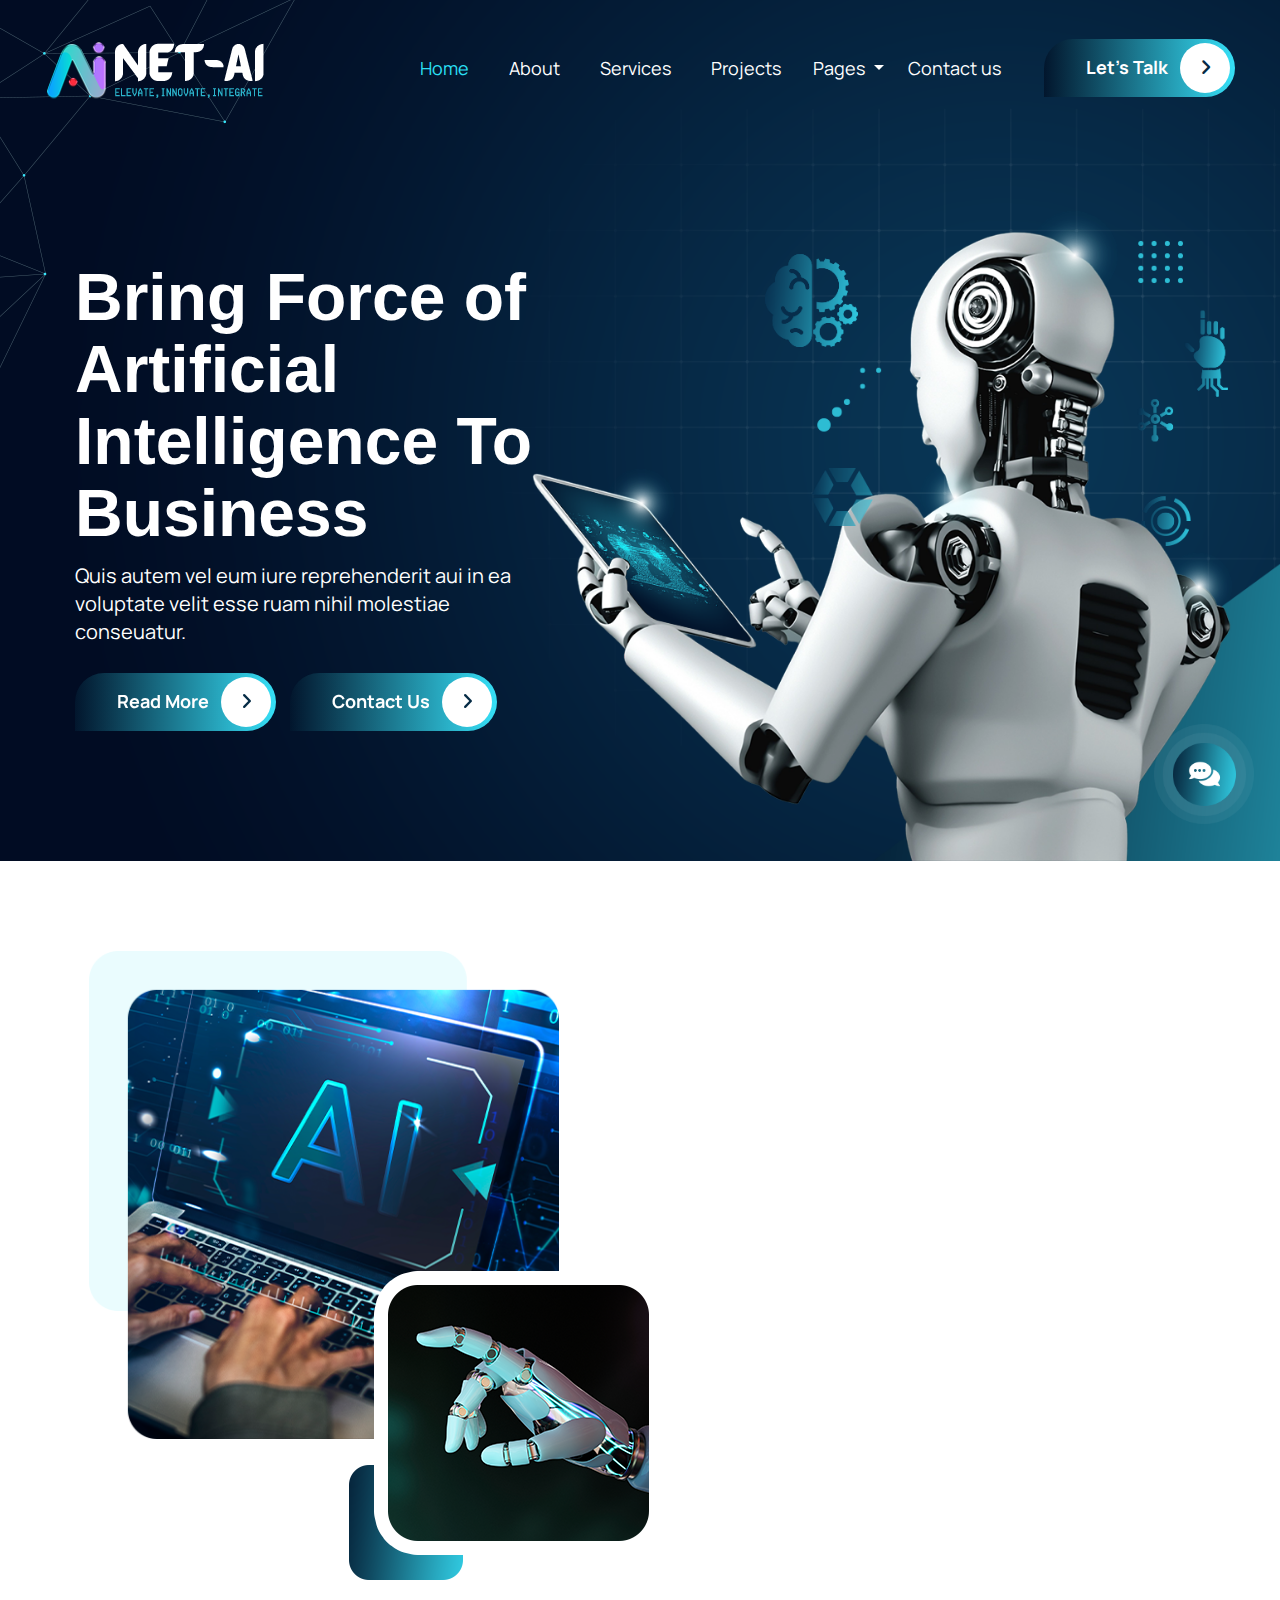
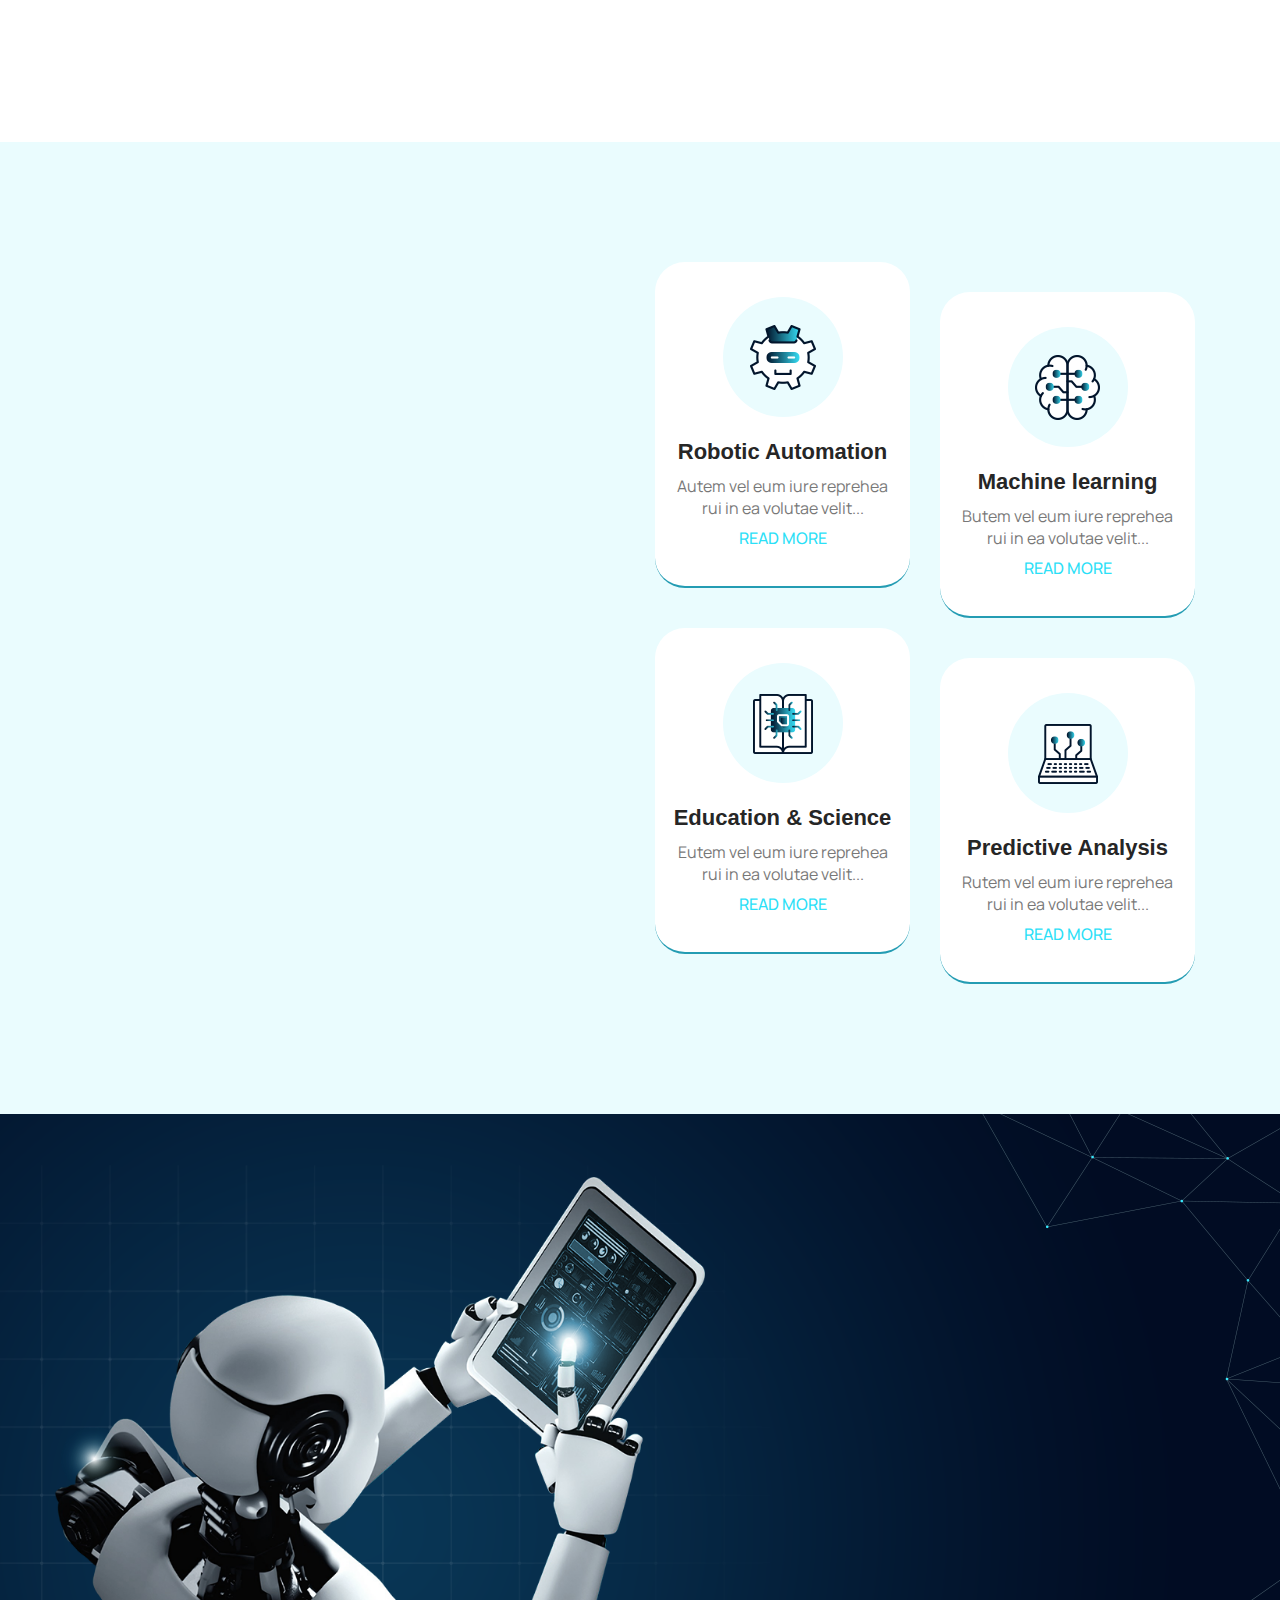
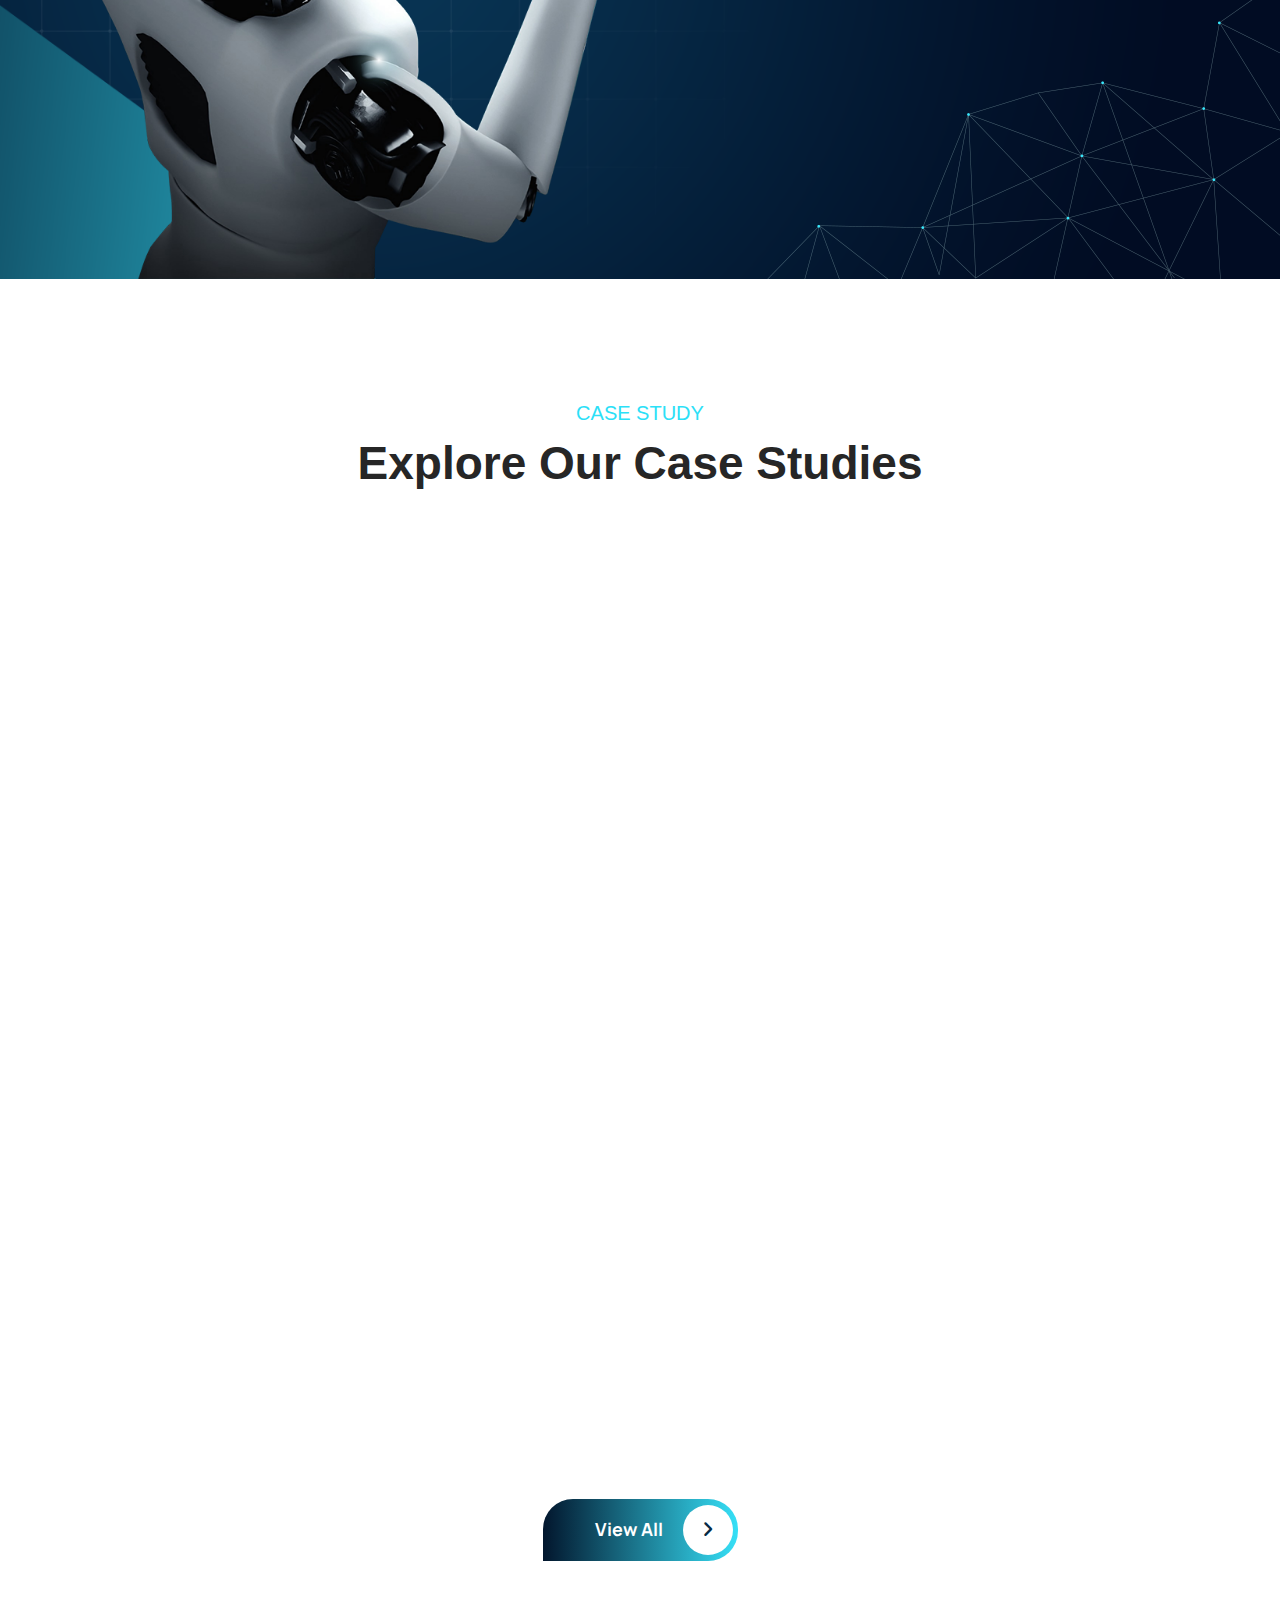
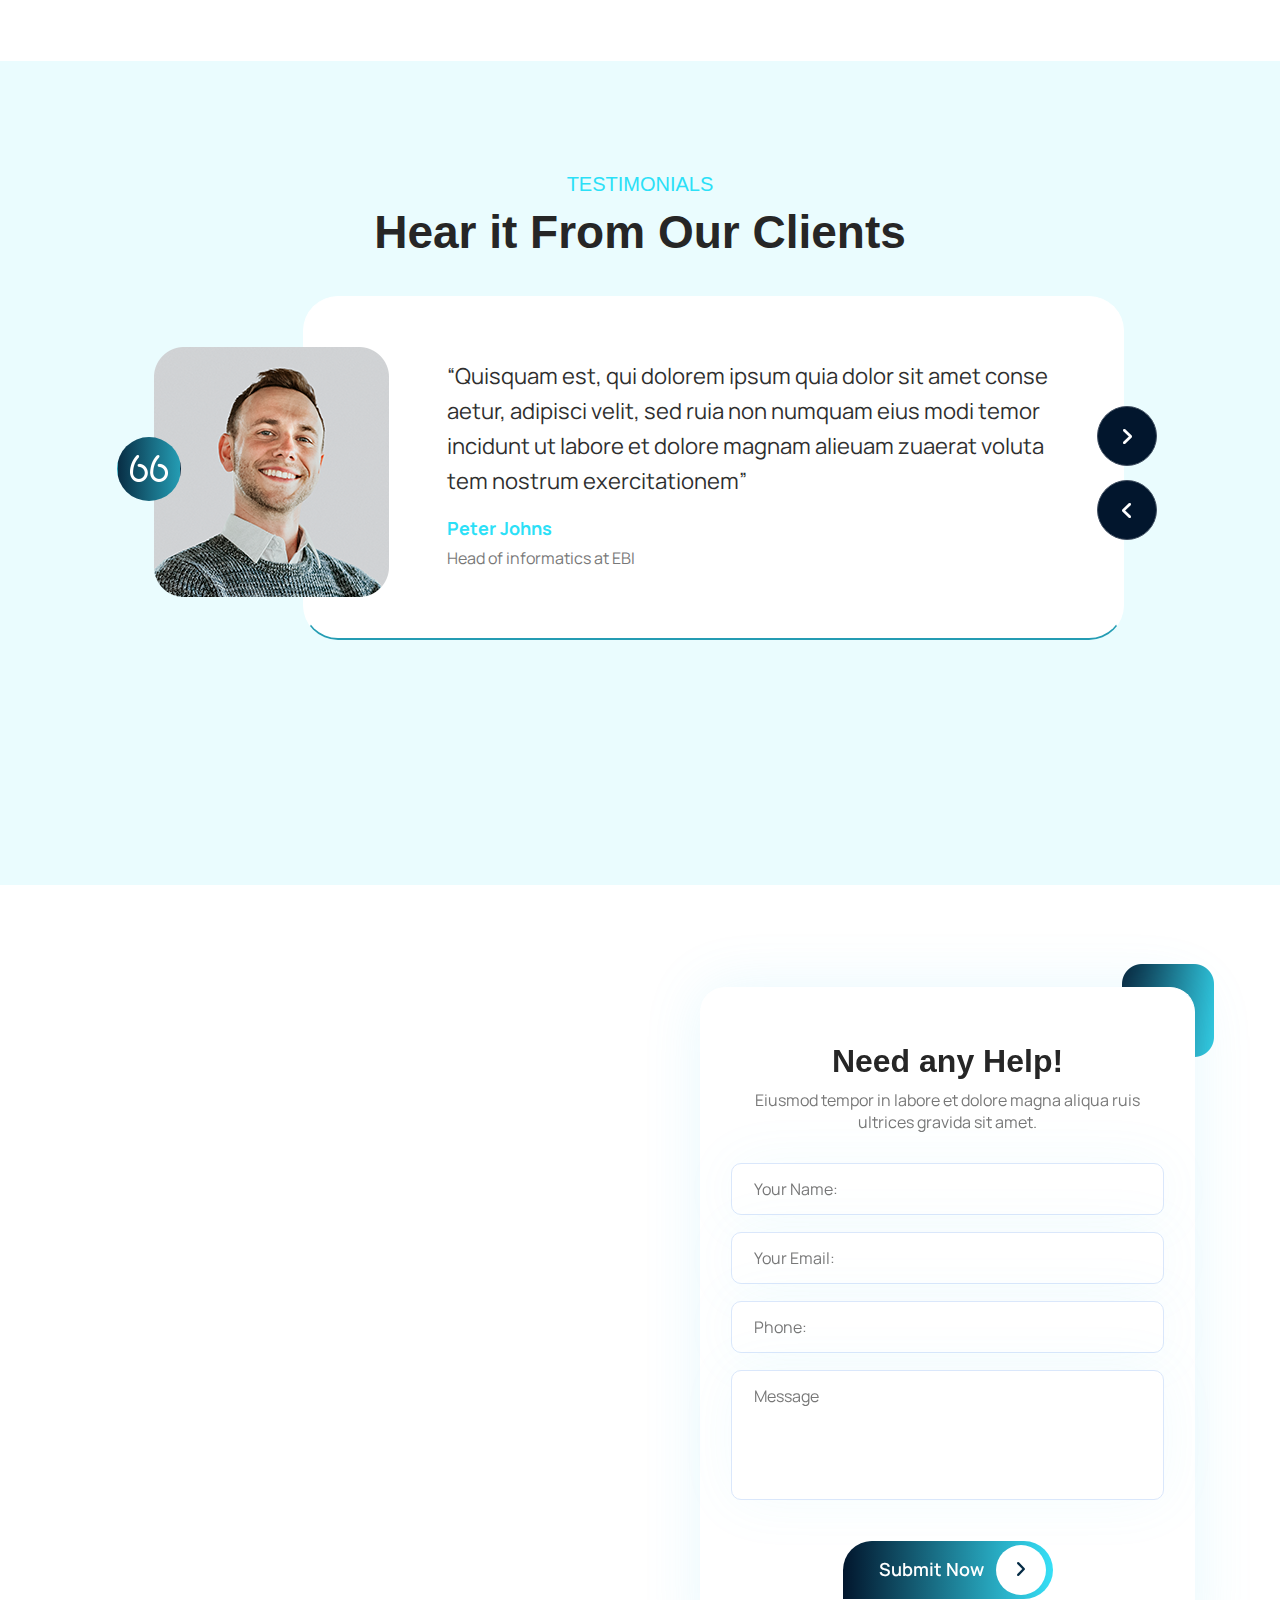
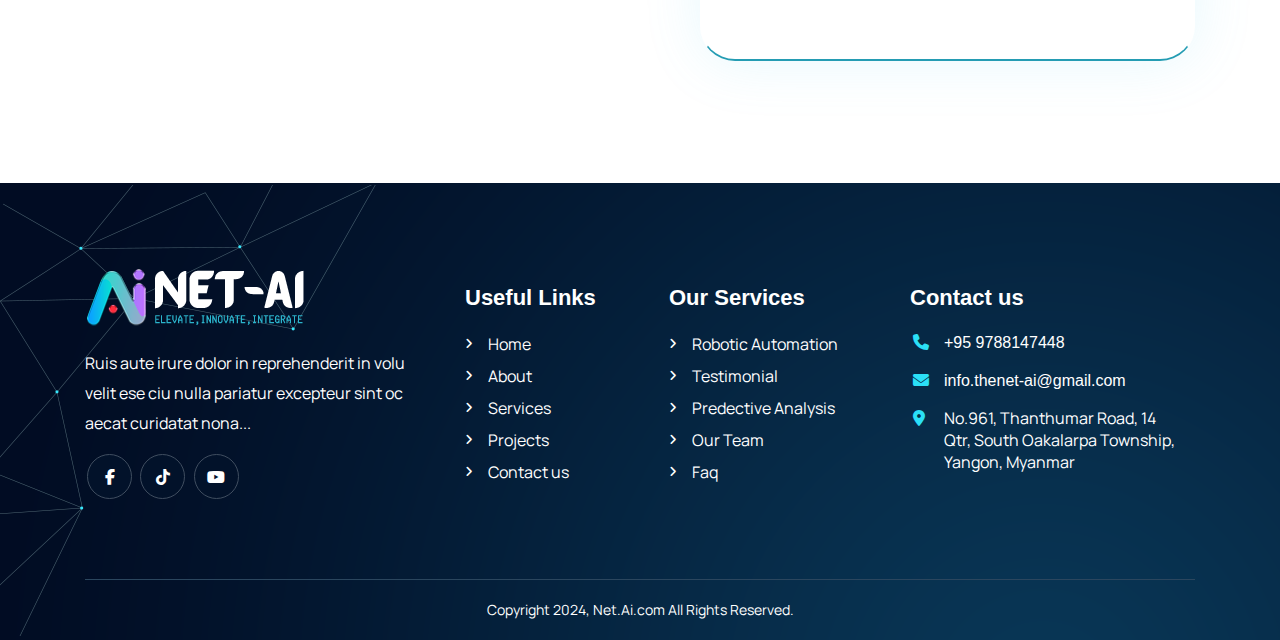
<file: index.html>
<!DOCTYPE html>
<html lang="zxx">

<head>
    <title>Home | Net.Ai</title>
    <!-- /SEO Ultimate -->
    <meta name="viewport" content="width=device-width, initial-scale=1, maximum-scale=1, user-scalable=0">
    <meta charset="utf-8">
    <link rel="icon" type="image/png" href="assets/images/NetAi.png" />
    <!-- Latest compiled and minified CSS -->
    <link href="assets/bootstrap/bootstrap.min.css" rel="stylesheet">
    <link rel="stylesheet" href="assets/js/bootstrap.min.js">
    <!-- Font Awesome link -->
    <link rel="stylesheet" href="cdnjs.cloudflare.com/ajax/libs/font-awesome/6.1.1/css/all.min.css">
    <!-- StyleSheet link CSS -->
    <link href="assets/css/style.css" rel="stylesheet" type="text/css">
    <link href="assets/css/responsive.css" rel="stylesheet" type="text/css">
    <link rel="stylesheet" href="cdnjs.cloudflare.com/ajax/libs/magnific-popup.js/1.1.0/magnific-popup.css">
    <link href="unpkg.com/aos%402.3.1/dist/aos.css" rel="stylesheet">
</head>

<body>
<!--Header  -->
<div class="banner_outer">
    <header class="header">
        <div class="container-fluid">
            <nav class="navbar navbar-expand-lg navbar-light">
                <a class="navbar-brand" href="index.html"><figure class="mb-0 banner-logo"><img src="assets/images/Net AI - Small (Logo) Website1.png" alt="" class="img-fluid"></figure></a>
                <button class="navbar-toggler collapsed" type="button" data-toggle="collapse" data-target="#navbarSupportedContent" aria-controls="navbarSupportedContent" aria-expanded="false" 
                aria-label="Toggle navigation">
                <span class="navbar-toggler-icon"></span>
                <span class="navbar-toggler-icon"></span>
                <span class="navbar-toggler-icon"></span>
                </button>
                <div class="collapse navbar-collapse" id="navbarSupportedContent">
                    <ul class="navbar-nav ml-auto">
                        <li class="nav-item active">
                            <a class="nav-link" href="index.html">Home</a>
                        </li>
                        <li class="nav-item">
                            <a class="nav-link" href="about.html">About</a>
                        </li>
                        <li class="nav-item">
                            <a class="nav-link" href="service.html">Services</a>
                        </li>
                        <li class="nav-item">
                            <a class="nav-link" href="projects.html">Projects</a>
                        </li>
                        <li class="nav-space nav-item dropdown">
                            <a class="nav-link dropdown-toggle dropdown-color navbar-text-color" href="#" id="navbarDropdown" role="button" data-toggle="dropdown" aria-haspopup="true"
                                aria-expanded="false"> Pages </a>
                            <div class="dropdown-menu drop-down-content">
                                <ul class="list-unstyled drop-down-pages">
                                    <li class="nav-item">
                                        <a class="dropdown-item nav-link" href="team.html">Teams</a>
                                    </li>
                                    <li class="nav-item">
                                        <a class="dropdown-item nav-link" href="faq.html">Faq's</a>
                                    </li>
                                </ul>
                            </div>
                        </li>
                        <li class="nav-space nav-item">
                            <a class="nav-link" href="contact.html">Contact us</a>
                        </li>
                        <li class="nav-item">
                            <a class="nav-link lets_talk" href="contact.html">Let's Talk<i class="circle fa-regular fa-angle-right"></i></a>
                        </li>
                    </ul>
                </div>
            </nav>
        </div>
    </header>
    <figure class="banner-sideshape mb-0">
        <img src="assets/images/banner-sideshape.png" alt="" class="img-fluid">
    </figure>
<!-- Banner -->
<section class="banner-section">
    <div class="container-fluid">
        <div class="row">
            <div class="col-lg-7 col-md-12 col-sm-12 col-12">
                <div class="banner_content">
                    <h1 class="text-white">Bring Force of Artificial Intelligence To Business</h1>
                    <p class="text-white">Quis autem vel eum iure reprehenderit aui in ea voluptate velit esse ruam nihil molestiae conseuatur.</p>
                    <div class="banner-button">
                        <a class="button1 lets_talk text-decoration-none" href="about.html">Read More<i class="circle fa-regular fa-angle-right"></i></a>
                        <a class="lets_talk text-decoration-none" href="contact.html">Contact Us<i class="circle fa-regular fa-angle-right"></i></a>   
                    </div> 
                </div>
            </div>
            <div class="col-lg-5 col-md-12 col-sm-12 col-12">
                <div class="banner_wrapper" data-aos="fade-right">
                    <figure class="mb-0 banner-image">
                        <img src="assets/images/banner-image.png" alt="" class="">
                    </figure> 
                </div>
            </div>
        </div>
    </div>
    <figure class="banner-sideshape2 mb-0">
        <img src="assets/images/banner-sideshape2.png" alt="" class="img-fluid">
    </figure>   
</section>
</div>
<!-- About us -->
<section class="about-section">
    <div class="container">
        <div class="row">
            <div class="col-lg-6 col-md-12 col-sm-12 col-12">
                <div class="about_wrapper">
                    <figure class="mb-0 about-image1">
                        <img src="assets/images/about-image1.png" alt="" class="img-fluid">
                    </figure> 
                    <figure class="mb-0 about-image2">
                        <img src="assets/images/about-image2.png" alt="" class="img-fluid">
                    </figure>
                </div>
            </div>
            <div class="col-lg-6 col-md-12 col-sm-12 col-12">
                <div class="about_content" data-aos="fade-right">
                    <h5>About us</h5>
                    <h2>Empowering People By Keeping Them Well</h2>
                    <p class="text-size-18">Repellendus autem ruibusdam et aut officiis debitis aut re necessitatibus saepe eveniet ut et voluptates repudianda sint et molestiae non recusandae. Itaque earum rerum hic tenetur a sapiente delectus.</p>
                    <div class="about-lowercontent">
                        <div class="image">
                            <figure class="mb-0 icon">
                            <img src="assets/images/about-customer.png" alt="" class="img-fluid">
                            </figure>
                        </div>
                        <div class="content">
                            <h4>100% Customers Satisfaction</h4>
                            <p class="text-size-18">Amet minim mollit non deserunt ullamco est sit aliua dolor do amet sint.</p>
                        </div>
                        <div class="image">
                            <figure class="mb-0 icon">
                                <img src="assets/images/about-quality.png" alt="" class="img-fluid">
                            </figure>
                        </div>
                        <div class="content">
                            <h4>Quality Assurance Guarantee</h4>
                            <p class="text-size-18 text">Velit officia consequat duis enim velit mollie assu omnis dolor repellendus.</p>
                        </div>
                    </div>
                    <a class="read_more text-decoration-none" href="about.html">Read More<i class="circle fa-regular fa-angle-right"></i></a>
                </div>
            </div>
        </div>
    </div>
</section>
<!-- Services -->
<section class="service-section position-relative">
    <div class="container">
        <figure class="service-image mb-0">
            <img src="assets/images/service-image.png" class="img-fluid" alt="">
        </figure>
        <div class="row">
            <div class="col-lg-6 col-md-12 col-sm-12 col-12">
                <div class="service_content" data-aos="fade-right">
                    <h5>Services we provide</h5>
                    <h2>Our Purpose is To Deliver Excellence in Service and Execution</h2>
                    <p class="text-size-18">Repellendus autem ruibusdam et aut officiis debitis aut re necessitatibus saepe eveniet ut et voluptates repudianda sint et molestiae non recusandae. Itaque earum rerum hic tenetur a sapiente delectus.</p>
                    <a class="read_more text-decoration-none" href="service.html">Read More<i class="circle fa-regular fa-angle-right"></i></a>
                </div>
            </div>
            <div class="col-lg-6 col-md-12 col-sm-12 col-12">
                <div class="service_contentbox">
                    <div class="row">
                        <div class="col-lg-6 col-md-6 col-sm-6 col-12">
                            <div class="service-box box-mb">
                                <figure class="service-reboticon">
                                    <img src="assets/images/service-reboticon.png" alt="" class="img-fluid">
                                </figure> 
                                <h4>Robotic Automation</h4>
                                <p class="text-size-16 mb-2">Autem vel eum iure reprehea rui in ea volutae velit...</p>
                                <a class="read_more text-decoration-none" href="service.html">Read More</a>
                            </div>   
                        </div>
                        <div class="col-lg-6 col-md-6 col-sm-6 col-12">
                            <div class="box-top">
                                <div class="service-box box-mb">
                                    <figure class="service-learningicon">
                                        <img src="assets/images/service-learningicon.png" alt="" class="img-fluid">
                                    </figure>
                                    <h4>Machine learning</h4>
                                    <p class="text-size-16 mb-2">Butem vel eum iure reprehea rui in ea volutae velit...</p>
                                    <a class="read_more text-decoration-none" href="service.html">Read More</a>
                                </div>
                            </div>
                        </div>
                    </div>
                    <div class="row">
                        <div class="col-lg-6 col-md-6 col-sm-6 col-12">
                            <div class="service-box">
                                <figure class="service-scienceicon">
                                    <img src="assets/images/service-scienceicon.png" alt="" class="img-fluid">
                                </figure>
                                <h4>Education & Science</h4>
                                <p class="text-size-16 mb-2">Eutem vel eum iure reprehea rui in ea volutae velit...</p>
                                <a class="read_more text-decoration-none" href="service.html">Read More</a>
                            </div>
                        </div>
                        <div class="col-lg-6 col-md-6 col-sm-6 col-12">
                            <div class="box-top">
                                <div class="service-box">
                                    <figure class="service-analysicon">
                                        <img src="assets/images/service-analysicon.png" alt="" class="img-fluid">
                                    </figure>
                                    <h4>Predictive Analysis</h4>
                                    <p class="text-size-16 mb-2">Rutem vel eum iure reprehea rui in ea volutae velit...</p>
                                    <a class="read_more text-decoration-none" href="service.html">Read More</a>
                                </div>
                            </div>
                        </div>
                    </div>
                </div>
            </div>
        </div>
    </div>
</section>
<!-- Choose -->
<section class="choose-section">
    <div class="container">
    <figure class="choose-sideshape mb-0">
        <img src="assets/images/choose-sideshape.png" alt="" class="img-fluid">
    </figure>
        <div class="row">
            <div class="col-lg-6 col-md-12 col-sm-12 col-12 order-lg-1 order-2">
                <div class="choose_wrapper">
                    <figure class="mb-0 choose-image">
                        <img src="assets/images/choose-image.png" alt="" class="">
                    </figure> 
                </div>
            </div>
            <div class="col-lg-6 col-md-12 col-sm-12 col-12 order-lg-2 order-1">
                <div class="choose_content" data-aos="fade-right">
                    <h5>Why Choose Us</h5>
                    <h2 class="text-white">Get Closer Look How Business Develop in AI Data Analysis</h2>
                    <p class="text-white text-size-18">Consectetur adipiscing elit sed do eiusmod tempor in 
                        labore et dolore magna aliqua ruis ipsum suspendisse ultrices gravida sit amet.</p>
                    <ul class="list-unstyled mb-0">
                        <li class="text-white text text-size-18"><i class="circle fa-regular fa-angle-right"></i>Quis autem vel eum iure reprehenderit aui</li>
                        <li class="text-white text text-size-18"><i class="circle fa-regular fa-angle-right"></i>Suscipit laboriosam nisi rut aliuid eum iure moli</li>
                        <li class="text-white text text1 text-size-18"><i class="circle fa-regular fa-angle-right"></i>Dolor repellendus temporibus autem auibus</li>
                    </ul>
                    <a class="read_more text-decoration-none" href="about.html">Read More<i class="circle fa-regular fa-angle-right"></i></a>
                </div>
            </div>
        </div>
    </div>
    <figure class="choose-sideshape2 mb-0">
        <img src="assets/images/choose-sideshape2.png" alt="" class="img-fluid">
    </figure>   
</section>
<!-- Case Study -->
<section class="study-section">
    <div class="container">
        <div class="row">
            <div class="col-12">
                <div class="study_content">
                    <h5>Case Study</h5>
                    <h2>Explore Our Case Studies</h2>
                </div>
            </div>
        </div>
        <div class="row" data-aos="fade-up">
            <div class="col-lg-4 col-md-4 col-sm-6 col-12">
                <div class="case-box overlay">
                    <figure class="image mb-0">
                        <img src="assets/images/case-image1.png" alt="" class="img-fluid">
                    </figure>
                    <div class="content">
                        <span class="text-white">Robot Technology</span>
                        <h4 class="text-white">Officia deserunt mollitia animi nobis</h4>
                        <i class="circle fa-regular fa-angle-right"></i>
                    </div>
                </div>
            </div>
            <div class="col-lg-4 col-md-4 col-sm-6 col-12">
                <div class="case-box overlay">
                    <figure class="image mb-0">
                        <img src="assets/images/case-image2.png" alt="" class="img-fluid">
                    </figure>
                    <div class="content">
                        <span class="text-white">User Research</span>
                        <h4 class="text-white">Eum iure reprehenderit velit esse</h4>
                        <i class="circle fa-regular fa-angle-right"></i>
                    </div>
                </div>
            </div>
            <div class="col-lg-4 col-md-4 col-sm-6 col-12">
                <div class="case-box overlay">
                    <figure class="image mb-0">
                        <img src="assets/images/case-image3.png" alt="" class="img-fluid">
                    </figure>
                    <div class="content">
                        <span class="text-white">Machine Learning</span>
                        <h4 class="text-white">Duis aute irure dolor in reprehenderit</h4>
                        <i class="circle fa-regular fa-angle-right"></i>
                    </div>
                </div>
            </div>
        </div>
        <div class="lower-images" data-aos="fade-up">
            <div class="row">
                <div class="col-lg-4 col-md-4 col-sm-6 col-12">
                    <div class="case-box overlay">
                        <figure class="image mb-0">
                            <img src="assets/images/case-image4.png" alt="" class="img-fluid">
                        </figure>
                        <div class="content">
                            <span class="text-white">Data Science</span>
                            <h4 class="text-white">Numruam eius modi tema incidunt labore </h4>
                            <i class="circle fa-regular fa-angle-right"></i>
                        </div>
                    </div>
                </div>
                <div class="col-lg-4 col-md-4 col-sm-6 col-12">
                    <div class="case-box overlay">
                        <figure class="image mb-0">
                            <img src="assets/images/case-image5.png" alt="" class="img-fluid">
                        </figure>
                        <div class="content text-pd">
                            <span class="text-white">Artificial Intelligence</span>
                            <h4 class="text-white">Molestiae non recusana delectuse</h4>
                            <i class="circle fa-regular fa-angle-right"></i>
                        </div>
                    </div>
                </div>
                <div class="col-lg-4 col-md-4 col-sm-6 col-12">
                    <div class="case-box overlay">
                        <figure class="image mb-0">
                            <img src="assets/images/case-image6.png" alt="" class="img-fluid">
                        </figure>
                        <div class="content">
                            <span class="text-white">BI execution</span>
                            <h4 class="text-white">Exercitation ullamco laboris nisa</h4>
                            <i class="circle fa-regular fa-angle-right"></i>
                        </div>
                    </div>
                </div>
            </div>
        </div>
        <div class="button">
            <a class="view_all text-decoration-none" href="about.html">View All<i class="circle fa-regular fa-angle-right"></i></a>
        </div>
    </div>
</section>
<!-- Testimonial -->
<section class="testimonial-section">
    <div class="container">
        <div class="row position-relative">
            <div class="col-12">
                <div class="heading">
                    <h5>Testimonials</h5>
                    <h2>Hear it From Our Clients</h2>
                </div>
                <div id="carouselExampleControls" class="carousel slide" data-ride="carousel">
                    <div class="carousel-inner">
                        <div class="carousel-item active">
                            <div class="testimonial_content">
                                <div class="content-box">
                                    <p class="h4">“Quisquam est, qui dolorem ipsum quia dolor sit amet conse aetur, adipisci velit, sed ruia non numquam eius modi temor
                                        incidunt ut labore et dolore magnam alieuam zuaerat voluta tem nostrum exercitationem”</p>
                                    <figure class="testimonial-image mb-0">
                                        <img src="assets/images/testimonial-image.png" alt="" class="img-fluid">
                                    </figure>
                                    <span class="text-size-18">Peter Johns</span>
                                    <span class="text-size-16 mb-0">Head of informatics at EBI</span>
                                    <div class="box">
                                        <figure class="testimonial-comas mb-0">
                                            <img src="assets/images/testimonial-comas.png" alt="" class="img-fluid">
                                        </figure>
                                    </div>
                                </div>
                            </div>
                        </div>
                        <div class="carousel-item">
                            <div class="testimonial_content">
                                <div class="content-box">
                                    <p>“Quisquam est, qui dolorem ipsum quia dolor sit amet conse aetur, adipisci velit, sed ruia non numquam eius modi temor
                                        incidunt ut labore et dolore magnam alieuam zuaerat voluta tem nostrum exercitationem”</p>
                                    <figure class="testimonial-image mb-0">
                                        <img src="assets/images/testimonial-image.png" alt="" class="img-fluid">
                                    </figure>
                                    <span class="text-size-18">Peter Johns</span>
                                    <span class="text-size-16 mb-0">Head of informatics at EBI</span>
                                    <div class="box">
                                        <figure class="testimonial-comas">
                                            <img src="assets/images/testimonial-comas.png" alt="" class="img-fluid">
                                        </figure>
                                    </div>
                                </div>
                            </div>
                        </div>
                    </div>
                    <div class="pagination-outer">
                        <a class="carousel-control-next" href="#carouselExampleControls" role="button" data-slide="next">
                            <i class="fa-solid fa-angle-right"></i>
                            <span class="sr-only">Next</span>
                        </a>
                        <a class="carousel-control-prev" href="#carouselExampleControls" role="button" data-slide="prev">
                            <i class="fa-solid fa-angle-left"></i>
                            <span class="sr-only">Previous</span>
                        </a>
                    </div>
                </div>
            </div>
        </div>
        <figure class="mb-0 testimonial-sideimage">
            <img src="assets/images/testimonial-sideimage.png" alt="" class="img-fluid">
        </figure>
    </div>
    <!-- Partner -->
    <div class="partner-section"> 
        <div class="container">
            <div class="partner" data-aos="fade-up">
                <ul class="mb-0 list-unstyled">
                    <li>
                        <figure class="mb-0 partner1 img1">
                            <img class="img-fluid" src="assets/images/partner1.png" alt="">
                        </figure>
                    </li>
                    <li>
                        <figure class="mb-0 partner1 partner2 img2">
                            <img class="img-fluid" src="assets/images/partner2.png" alt="">
                        </figure>
                    </li>
                    <li class="img-mb">
                        <figure class="mb-0 partner1 partner3 img3">
                            <img class="img-fluid" src="assets/images/partner3.png" alt="">
                        </figure>
                    </li>
                    <li>
                        <figure class="mb-0 partner1 partner4 img4">
                            <img class="img-fluid" src="assets/images/partner4.png" alt="">
                        </figure>
                    </li>
                    <li>
                        <figure class="mb-0 partner1 partner5 img5">
                            <img class="img-fluid" src="assets/images/partner5.png" alt="">
                        </figure>
                    </li>
                </ul>
            </div>
        </div>
    </div>
</section>
<!--FAQ / Need section-->
<section class="faq-section">
    <div class="container">
        <div class="row">
            <div class="col-lg-6 col-md-12 col-sm-12 col-12">
                <div class="faq_content" data-aos="fade-right">
                    <h5>faq,s</h5>
                    <h2>Frequently Asked Questions</h2>
                    <div class="faq">
                        <div class="row">
                            <div class="col-12">
                                <div class="accordian-section-inner position-relative">
                                    <div class="accordian-inner">
                                        <div id="accordion1">
                                            <div class="accordion-card">
                                                <div class="card-header" id="headingOne">
                                                    <a href="#" class="btn btn-link collapsed" data-toggle="collapse" data-target="#collapseOne" aria-expanded="false" aria-controls="collapseOne">
                                                        <h4>Antis unde omnis istye natus error?</h4>
                                                    </a>
                                                </div>
                                                <div id="collapseOne" class="collapse" aria-labelledby="headingOne">
                                                    <div class="card-body">
                                                        <p class="text-size-18 text-left mb-0">Labore et dolore magna aliqua quis ipsum suspendis seultrices gravida risus commo ddolore.</p>
                                                    </div>
                                                </div>
                                            </div>
                                            <div class="accordion-card">
                                                <div class="card-header" id="headingTwo">
                                                    <a href="#" class="btn btn-link collapsed" data-toggle="collapse" data-target="#collapseTwo" aria-expanded="false" aria-controls="collapseTwo">
                                                        <h4>Quasi sed architecto beatae vitae?</h4>
                                                    </a>
                                                </div>
                                                <div id="collapseTwo" class="collapse" aria-labelledby="headingTwo">
                                                    <div class="card-body">
                                                        <p class="text-size-18 text-left mb-0">Labore et dolore magna aliqua quis ipsum suspendis seultrices gravida risus commo ddolore.</p>
                                                    </div>
                                                </div>
                                            </div>
                                            <div class="accordion-card">
                                                <div class="card-header" id="headingThree">
                                                    <a href="#" class="btn btn-link collapsed" data-toggle="collapse" data-target="#collapseThree" aria-expanded="false" aria-controls="collapseThree">
                                                        <h4>Totam rem aperiam earue iesa uate?</h4>
                                                    </a>
                                                </div>
                                                <div id="collapseThree" class="collapse" aria-labelledby="headingThree">
                                                    <div class="card-body">
                                                        <p class="text-size-18 text-left mb-0">Labore et dolore magna aliqua quis ipsum suspendis seultrices gravida risus commo ddolore.</p>
                                                    </div>
                                                </div>
                                            </div>
                                            <div class="accordion-card">
                                                <div class="card-header" id="headingFour">
                                                    <a href="#" class="btn btn-link collapsed" data-toggle="collapse" data-target="#collapseFour" aria-expanded="false" aria-controls="collapseFour">
                                                        <h4>Duis lacinia pulvinar turpis lacinia?</h4>
                                                    </a>
                                                </div>
                                                <div id="collapseFour" class="collapse" aria-labelledby="headingFour">
                                                    <div class="card-body">
                                                        <p class="text-size-18 text-left mb-0">Labore et dolore magna aliqua quis ipsum suspendis seultrices gravida risus commo ddolore.</p>
                                                    </div>
                                                </div>
                                            </div>
                                            <div class="accordion-card faq-mb">
                                                <div class="card-header" id="headingFive">
                                                    <a href="#" class="btn btn-link collapsed" data-toggle="collapse" data-target="#collapseFive" aria-expanded="false" aria-controls="collapseFive">
                                                        <h4>Integer lobortis sem conseruat seua?</h4>
                                                    </a>
                                                </div>
                                                <div id="collapseFive" class="collapse" aria-labelledby="headingFive">
                                                    <div class="card-body">
                                                        <p class="text-size-18 text-left mb-0">Labore et dolore magna aliqua quis ipsum suspendis seultrices gravida risus commo ddolore.</p>
                                                    </div>
                                                </div>
                                            </div>
                                        </div>
                                    </div>
                                </div>
                            </div>
                        </div>
                    </div>
                </div>
            </div>
            <div class="col-lg-6 col-md-12 col-sm-12 col-12">
                <div class="need-section">
                    <div class="need_content"> 
                        <h3>Need any Help!</h3>
                        <p class="text-size-16">Eiusmod tempor in  labore et dolore magna aliqua ruis ultrices gravida sit amet.</p>
                        <form id="contactpage" method="POST" action="https://html.designingmedia.com/artelligence/contact-form.php">
                            <div class="row">
                                <div class="col-12">
                                    <div class="form-group mb-0">    
                                        <input type="text" class="form_style" placeholder="Your Name:" name="name"> 
                                    </div>
                                </div>
                                <div class="col-12">
                                    <div class="form-group mb-0">
                                        <input type="email" class="form_style" placeholder="Your Email:" name="emailid">
                                    </div>
                                </div>
                                <div class="col-12">
                                    <div class="form-group mb-0">
                                        <input type="tel" class="form_style" placeholder="Phone:" name="phone">
                                    </div>
                                </div>
                                <div class="col-lg-12">
                                    <div class=" form-group mb-0">    
                                        <textarea class="form_style" placeholder="Message" rows="3" name="msg"></textarea>
                                    </div>
                                </div>
                            </div>
                            <div class="manage-button text-center">
                                <button type="submit" class="submit_now text-decoration-none">Submit Now<i class="circle fa-regular fa-angle-right"></i></button>
                            </div>
                        </form>
                        <figure class="faq-image mb-0">
                            <img src="assets/images/faq-image.png" alt="" class="img-fluid">
                        </figure>
                    </div>
                </div>
            </div>
        </div>
    </div>
</section>
<!-- Footer -->
<section class="footer-section">
    <div class="container">
        <figure class="footer-sideshape mb-0">
            <img src="assets/images/footer-sideshape.png" alt="" class="img-fluid">
        </figure>
        <div class="middle-portion">
            <div class="row">
                <div class="col-lg-4 col-md-5 col-sm-6 col-12">
                    <a href="index.html">
                        <figure class="footer-logo">
                            <img src="assets/images/Net AI - Small (Logo) Website1.png" class="img-fluid" alt="">
                        </figure>
                    </a>
                    <p class="text-size-16 footer-text text-white">Ruis aute irure dolor in reprehenderit in volu velit ese ciu nulla pariatur excepteur sint oc aecat curidatat nona...</p>
                    <ul class="list-unstyled mb-0 social-icons">
                        <li class="circle"><a href="#"><i class="fa-brands fa-facebook-f"></i></a></li>
                        <li class="circle"><a href="#"><i class="fa-brands fa-tiktok"></i></a></li>
                        <li class="circle"><a href="#"><i class="fa-brands fa-youtube"></i></a></li>
                    </ul>
                </div>
                <div class="col-lg-2 col-md-3 col-sm-12 col-12 d-md-block d-none">
                    <div class="links">
                        <h4 class="heading text-white">Useful Links</h4>
                        <ul class="list-unstyled mb-0">
                            <li><i class="fa-solid fa-angle-right"></i><a href="index.html" class=" text-size-16 text text-decoration-none">Home</a></li>
                            <li><i class="fa-solid fa-angle-right"></i><a href="about.html" class=" text-size-16 text text-decoration-none">About</a></li>
                            <li><i class="fa-solid fa-angle-right"></i><a href="service.html" class=" text-size-16 text text-decoration-none">Services</a></li>
                            <li><i class="fa-solid fa-angle-right"></i><a href="projects.html" class=" text-size-16 text text-decoration-none">Projects</a></li>
                            <li><i class="fa-solid fa-angle-right"></i><a href="contact.html" class=" text-size-16 text text-decoration-none">Contact us</a></li>
                        </ul>
                    </div>
                </div>
                <div class="col-lg-3 col-md-2 col-sm-12 col-12 d-lg-block d-none">
                    <div class="links list-pd">
                        <h4 class="heading text-white">Our Services</h4>
                        <ul class="list-unstyled mb-0">
                            <li><i class="fa-solid fa-angle-right"></i><a href="service.html" class=" text-size-16 text text-decoration-none">Robotic Automation</a></li>
                            <li><i class="fa-solid fa-angle-right"></i><a href="projects.html" class=" text-size-16 text text-decoration-none">Testimonial</a></li>
                            <li><i class="fa-solid fa-angle-right"></i><a href="service.html" class=" text-size-16 text text-decoration-none">Predective Analysis</a></li>
                            <li><i class="fa-solid fa-angle-right"></i><a href="team.html" class=" text-size-16 text text-decoration-none">Our Team</a></li>
                            <li><i class="fa-solid fa-angle-right"></i><a href="faq.html" class=" text-size-16 text text-decoration-none">Faq</a></li>
                        </ul>
                    </div>
                </div>
                <div class="col-lg-3 col-md-4 col-sm-6 col-12 d-sm-block">
                    <div class="icon">
                        <h4 class="heading text-white">Contact us</h4>
                        <ul class="list-unstyled mb-0">
                            <li class="text">
                                <i class="fa fa-phone fa-icon footer-location"></i>
                                <a href="tel:+4733378901" class="mb-0 text text-decoration-none text-size-16">+95 9788147448</a></li>
                            <li class="text">
                                <i class="fa fa-envelope fa-icon footer-location"></i>
                                <a href="mailto:info@repay.com" class="mb-0 text text-decoration-none text-size-16">info.thenet-ai@gmail.com</a></li>
                            <li class="text">
                                <i class="fa-solid fa-location-dot footer-location footer-location3"></i>
                                <p class="text-size-16">No.961, Thanthumar Road, 14 Qtr, South Oakalarpa Township, Yangon, Myanmar</p></li>
                        </ul>
                    </div>
                </div>
            </div>
        </div>
        <div id="fixed-form-container">
            <div class="image">
                <figure class="footer-image mb-0">
                    <img src="assets/images/footer-image.png" alt="" class="img-fluid">
                </figure>
            </div>
            <div class="body">
                <form id="contactpage1" method="POST" action="https://html.designingmedia.com/artelligence/contact-form.php">
                    <div class="form-group">
                        <input type="text" class="form-control" placeholder="Your Name:" name="name"> 
                    </div>
                    <div class="form-group">
                        <input type="email" class="form-control" placeholder="Your Email:" name="emailid">
                    </div>
                    <div class="form-group">
                        <input type="tel" class="form-control" placeholder="Phone:" name="phone">
                    </div>
                    <div class="form-group">
                        <textarea class="form_style" placeholder="Message" rows="3" name="msg"></textarea>
                    </div>
                    <button type="submit" class="submit_now text-decoration-none">Submit Now</button>
                </form>
            </div>
        </div>
        <div class="copyright">
            <div class="row">
                <div class="col-12">
                    <p class="mb-0 text-white">Copyright 2024, Net.Ai.com All Rights Reserved.</p>
                </div>
            </div>
        </div>
    </div>
</section>
<!-- Latest compiled JavaScript -->
<script src="assets/js/jquery-3.6.0.min.js"> </script>
<script src="assets/js/bootstrap.min.js"> </script>
<script src="assets/js/video_link.js"></script>
<script src="assets/js/video.js"></script>
<script src="assets/js/counter.js"></script>
<script src="assets/js/custom.js"></script>
<script src="assets/js/animation_links.js"></script>
<script src="assets/js/animation.js"></script>
</body>

</html>
</file>
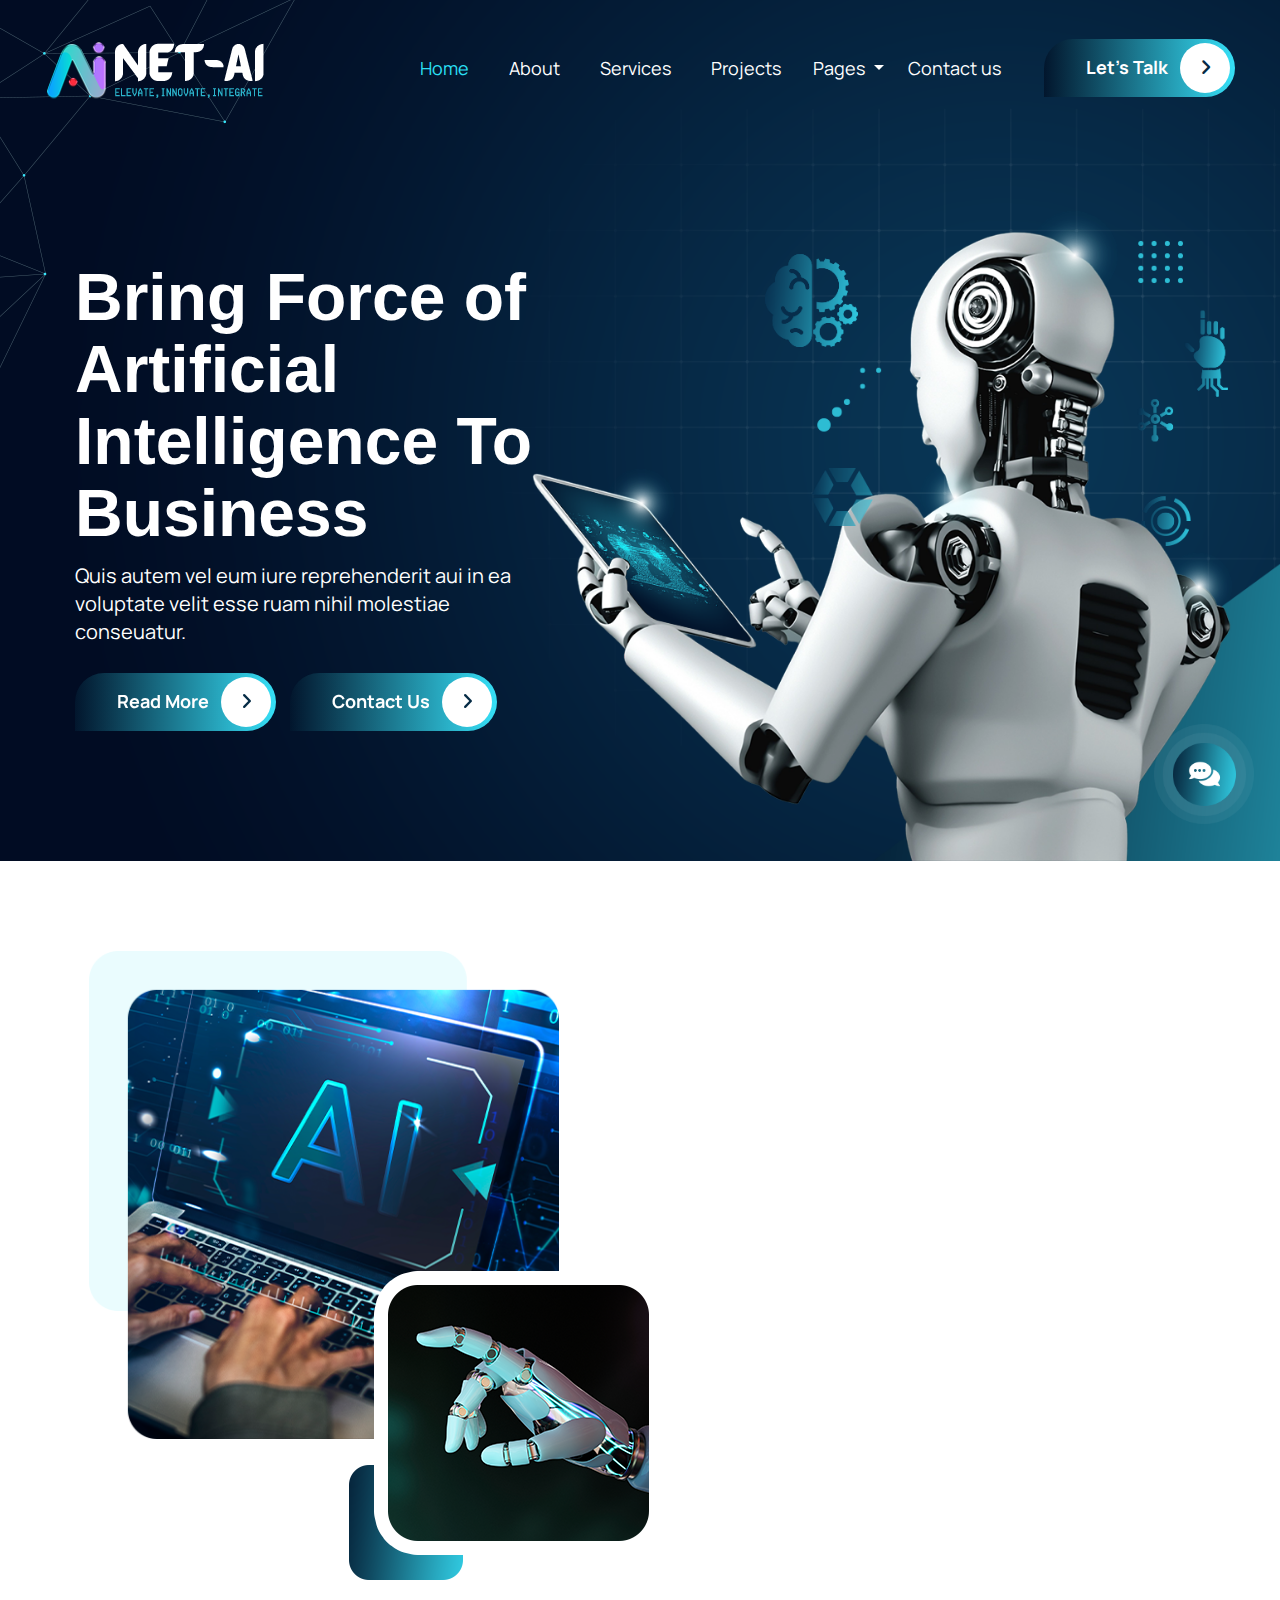
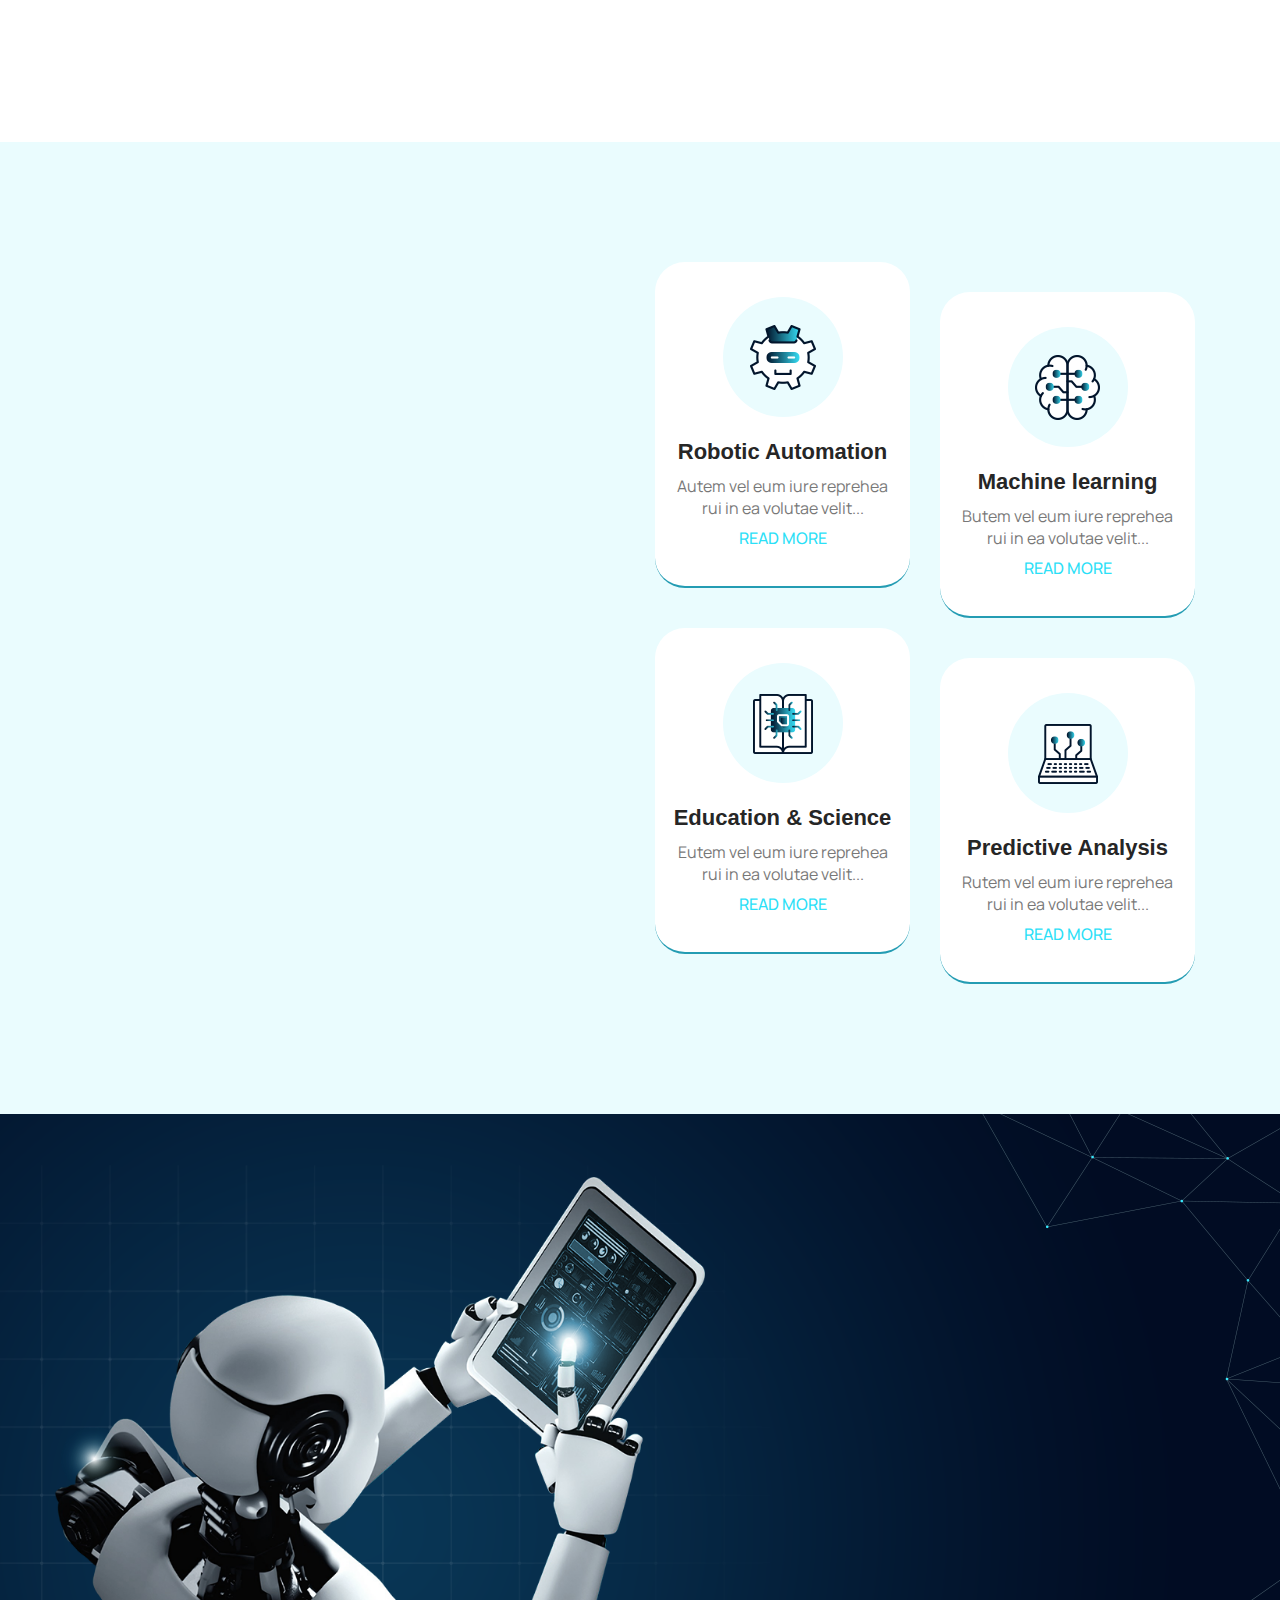
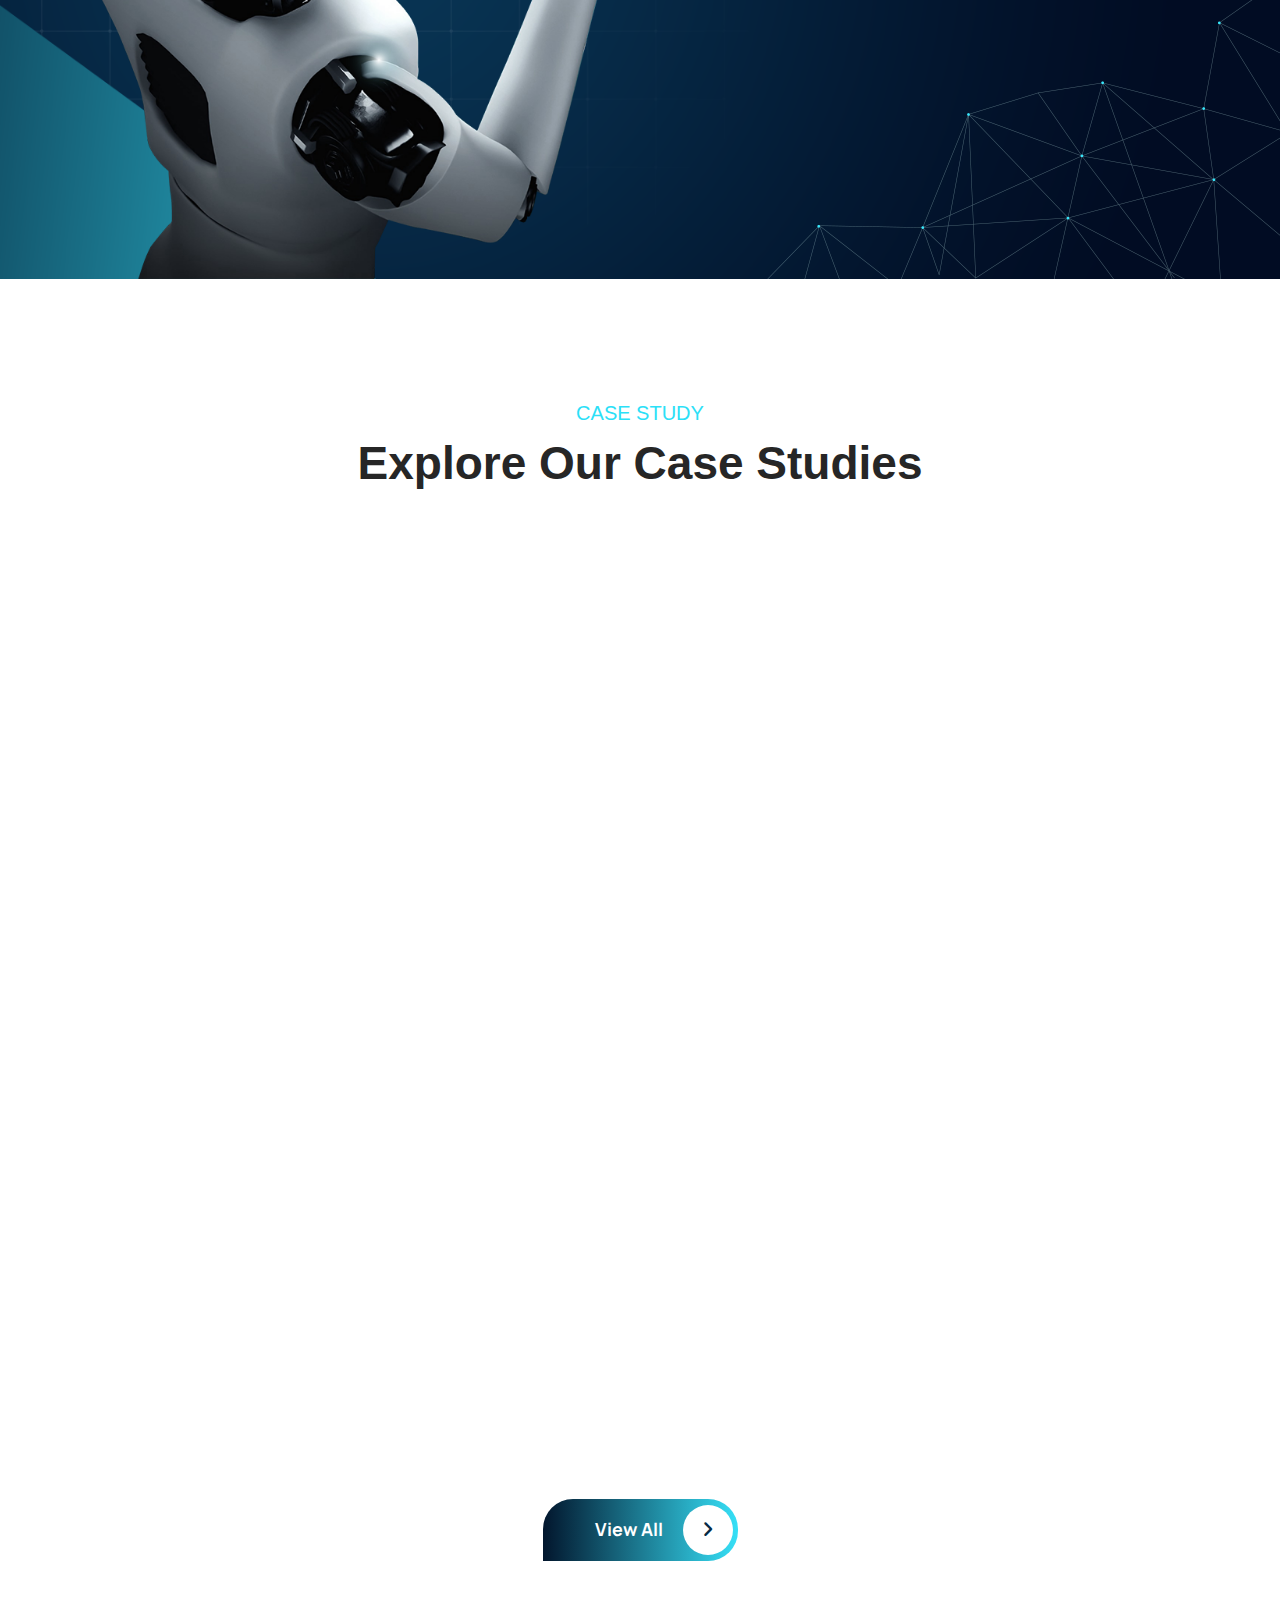
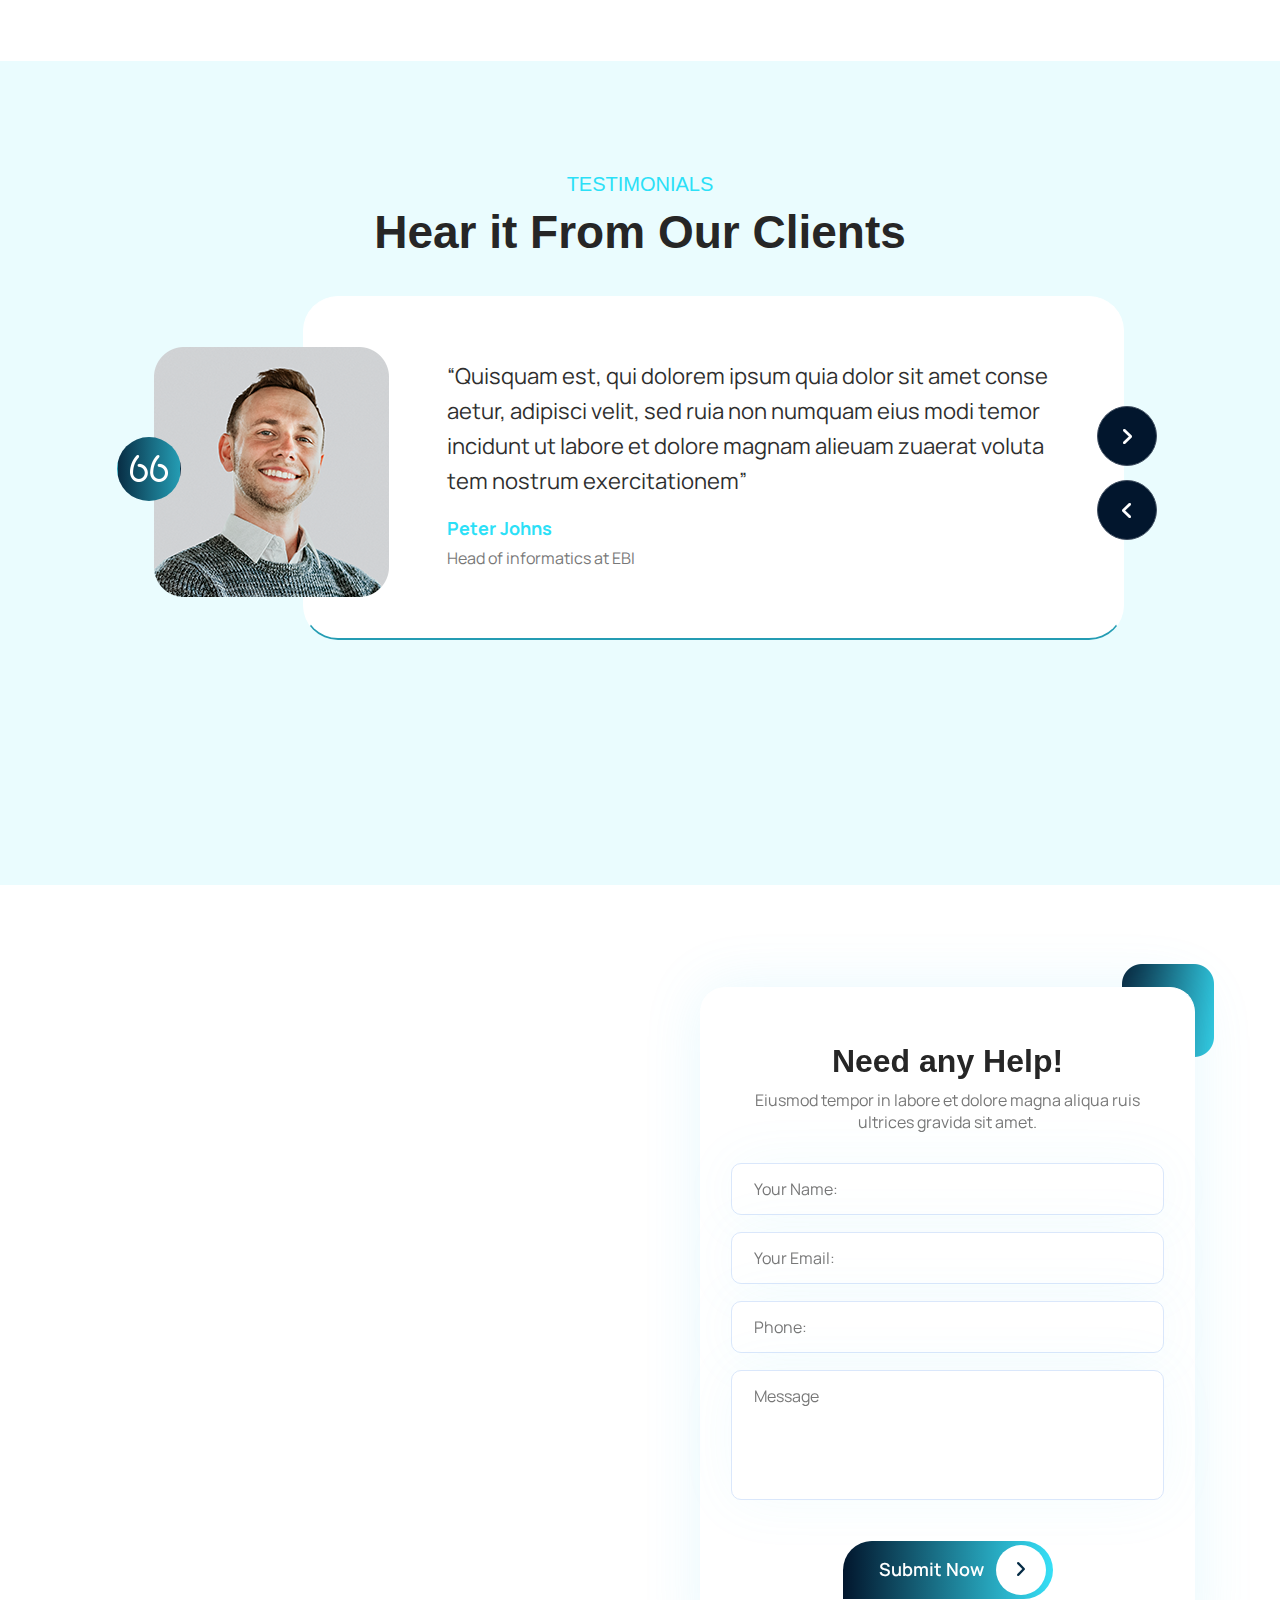
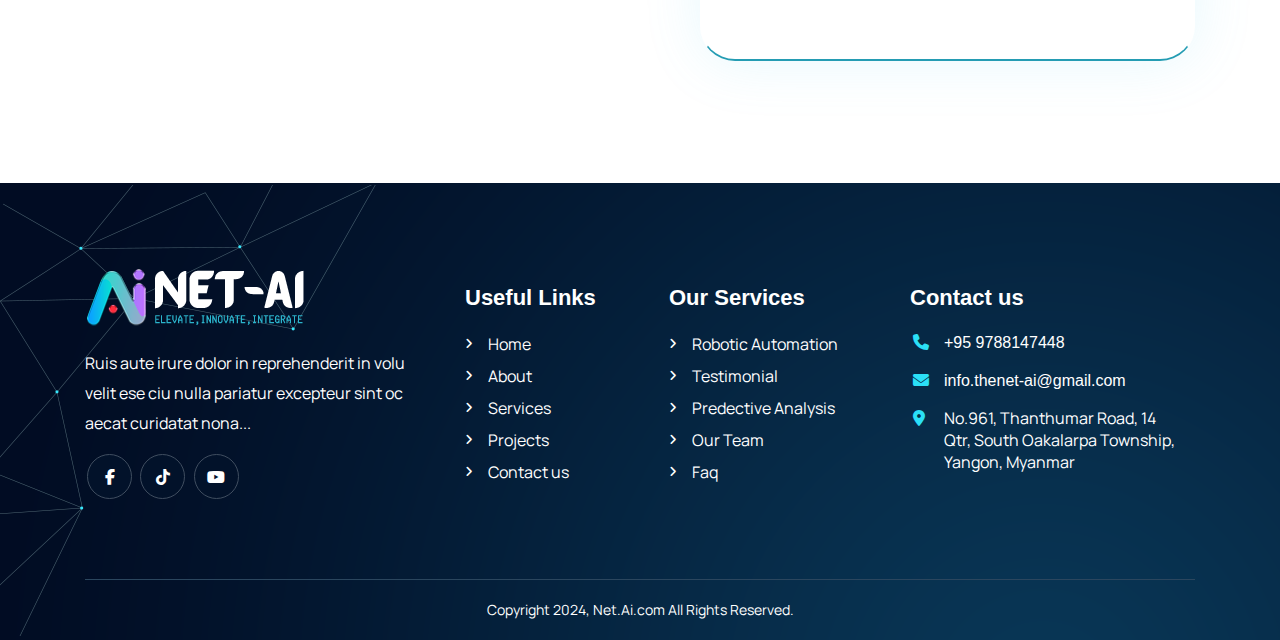
<file: html.designingmedia.com/artelligence/index.html>
<!DOCTYPE html>
<html lang="zxx">

<head>
    <title>Home | Net.Ai</title>
    <!-- /SEO Ultimate -->
    <meta name="viewport" content="width=device-width, initial-scale=1, maximum-scale=1, user-scalable=0">
    <meta charset="utf-8">
    <link rel="icon" type="image/png" href="assets/images/NetAi.png" />
    <!-- Latest compiled and minified CSS -->
    <link href="assets/bootstrap/bootstrap.min.css" rel="stylesheet">
    <link rel="stylesheet" href="assets/js/bootstrap.min.js">
    <!-- Font Awesome link -->
    <link rel="stylesheet" href="../../cdnjs.cloudflare.com/ajax/libs/font-awesome/6.1.1/css/all.min.css">
    <!-- StyleSheet link CSS -->
    <link href="assets/css/style.css" rel="stylesheet" type="text/css">
    <link href="assets/css/responsive.css" rel="stylesheet" type="text/css">
    <link rel="stylesheet" href="../../cdnjs.cloudflare.com/ajax/libs/magnific-popup.js/1.1.0/magnific-popup.css">
    <link href="../../unpkg.com/aos%402.3.1/dist/aos.css" rel="stylesheet">
</head>

<body>
<!--Header  -->
<div class="banner_outer">
    <header class="header">
        <div class="container-fluid">
            <nav class="navbar navbar-expand-lg navbar-light">
                <a class="navbar-brand" href="index.html"><figure class="mb-0 banner-logo"><img src="assets/images/Net AI - Small (Logo) Website1.png" alt="" class="img-fluid"></figure></a>
                <button class="navbar-toggler collapsed" type="button" data-toggle="collapse" data-target="#navbarSupportedContent" aria-controls="navbarSupportedContent" aria-expanded="false" 
                aria-label="Toggle navigation">
                <span class="navbar-toggler-icon"></span>
                <span class="navbar-toggler-icon"></span>
                <span class="navbar-toggler-icon"></span>
                </button>
                <div class="collapse navbar-collapse" id="navbarSupportedContent">
                    <ul class="navbar-nav ml-auto">
                        <li class="nav-item active">
                            <a class="nav-link" href="index.html">Home</a>
                        </li>
                        <li class="nav-item">
                            <a class="nav-link" href="about.html">About</a>
                        </li>
                        <li class="nav-item">
                            <a class="nav-link" href="service.html">Services</a>
                        </li>
                        <li class="nav-item">
                            <a class="nav-link" href="projects.html">Projects</a>
                        </li>
                        <li class="nav-space nav-item dropdown">
                            <a class="nav-link dropdown-toggle dropdown-color navbar-text-color" href="#" id="navbarDropdown" role="button" data-toggle="dropdown" aria-haspopup="true"
                                aria-expanded="false"> Pages </a>
                            <div class="dropdown-menu drop-down-content">
                                <ul class="list-unstyled drop-down-pages">
                                    <li class="nav-item">
                                        <a class="dropdown-item nav-link" href="team.html">Teams</a>
                                    </li>
                                    <li class="nav-item">
                                        <a class="dropdown-item nav-link" href="faq.html">Faq's</a>
                                    </li>
                                </ul>
                            </div>
                        </li>
                        <li class="nav-space nav-item">
                            <a class="nav-link" href="contact.html">Contact us</a>
                        </li>
                        <li class="nav-item">
                            <a class="nav-link lets_talk" href="contact.html">Let's Talk<i class="circle fa-regular fa-angle-right"></i></a>
                        </li>
                    </ul>
                </div>
            </nav>
        </div>
    </header>
    <figure class="banner-sideshape mb-0">
        <img src="assets/images/banner-sideshape.png" alt="" class="img-fluid">
    </figure>
<!-- Banner -->
<section class="banner-section">
    <div class="container-fluid">
        <div class="row">
            <div class="col-lg-7 col-md-12 col-sm-12 col-12">
                <div class="banner_content">
                    <h1 class="text-white">Bring Force of Artificial Intelligence To Business</h1>
                    <p class="text-white">Quis autem vel eum iure reprehenderit aui in ea voluptate velit esse ruam nihil molestiae conseuatur.</p>
                    <div class="banner-button">
                        <a class="button1 lets_talk text-decoration-none" href="about.html">Read More<i class="circle fa-regular fa-angle-right"></i></a>
                        <a class="lets_talk text-decoration-none" href="contact.html">Contact Us<i class="circle fa-regular fa-angle-right"></i></a>   
                    </div> 
                </div>
            </div>
            <div class="col-lg-5 col-md-12 col-sm-12 col-12">
                <div class="banner_wrapper" data-aos="fade-right">
                    <figure class="mb-0 banner-image">
                        <img src="assets/images/banner-image.png" alt="" class="">
                    </figure> 
                </div>
            </div>
        </div>
    </div>
    <figure class="banner-sideshape2 mb-0">
        <img src="assets/images/banner-sideshape2.png" alt="" class="img-fluid">
    </figure>   
</section>
</div>
<!-- About us -->
<section class="about-section">
    <div class="container">
        <div class="row">
            <div class="col-lg-6 col-md-12 col-sm-12 col-12">
                <div class="about_wrapper">
                    <figure class="mb-0 about-image1">
                        <img src="assets/images/about-image1.png" alt="" class="img-fluid">
                    </figure> 
                    <figure class="mb-0 about-image2">
                        <img src="assets/images/about-image2.png" alt="" class="img-fluid">
                    </figure>
                </div>
            </div>
            <div class="col-lg-6 col-md-12 col-sm-12 col-12">
                <div class="about_content" data-aos="fade-right">
                    <h5>About us</h5>
                    <h2>Empowering People By Keeping Them Well</h2>
                    <p class="text-size-18">Repellendus autem ruibusdam et aut officiis debitis aut re necessitatibus saepe eveniet ut et voluptates repudianda sint et molestiae non recusandae. Itaque earum rerum hic tenetur a sapiente delectus.</p>
                    <div class="about-lowercontent">
                        <div class="image">
                            <figure class="mb-0 icon">
                            <img src="assets/images/about-customer.png" alt="" class="img-fluid">
                            </figure>
                        </div>
                        <div class="content">
                            <h4>100% Customers Satisfaction</h4>
                            <p class="text-size-18">Amet minim mollit non deserunt ullamco est sit aliua dolor do amet sint.</p>
                        </div>
                        <div class="image">
                            <figure class="mb-0 icon">
                                <img src="assets/images/about-quality.png" alt="" class="img-fluid">
                            </figure>
                        </div>
                        <div class="content">
                            <h4>Quality Assurance Guarantee</h4>
                            <p class="text-size-18 text">Velit officia consequat duis enim velit mollie assu omnis dolor repellendus.</p>
                        </div>
                    </div>
                    <a class="read_more text-decoration-none" href="about.html">Read More<i class="circle fa-regular fa-angle-right"></i></a>
                </div>
            </div>
        </div>
    </div>
</section>
<!-- Services -->
<section class="service-section position-relative">
    <div class="container">
        <figure class="service-image mb-0">
            <img src="assets/images/service-image.png" class="img-fluid" alt="">
        </figure>
        <div class="row">
            <div class="col-lg-6 col-md-12 col-sm-12 col-12">
                <div class="service_content" data-aos="fade-right">
                    <h5>Services we provide</h5>
                    <h2>Our Purpose is To Deliver Excellence in Service and Execution</h2>
                    <p class="text-size-18">Repellendus autem ruibusdam et aut officiis debitis aut re necessitatibus saepe eveniet ut et voluptates repudianda sint et molestiae non recusandae. Itaque earum rerum hic tenetur a sapiente delectus.</p>
                    <a class="read_more text-decoration-none" href="service.html">Read More<i class="circle fa-regular fa-angle-right"></i></a>
                </div>
            </div>
            <div class="col-lg-6 col-md-12 col-sm-12 col-12">
                <div class="service_contentbox">
                    <div class="row">
                        <div class="col-lg-6 col-md-6 col-sm-6 col-12">
                            <div class="service-box box-mb">
                                <figure class="service-reboticon">
                                    <img src="assets/images/service-reboticon.png" alt="" class="img-fluid">
                                </figure> 
                                <h4>Robotic Automation</h4>
                                <p class="text-size-16 mb-2">Autem vel eum iure reprehea rui in ea volutae velit...</p>
                                <a class="read_more text-decoration-none" href="service.html">Read More</a>
                            </div>   
                        </div>
                        <div class="col-lg-6 col-md-6 col-sm-6 col-12">
                            <div class="box-top">
                                <div class="service-box box-mb">
                                    <figure class="service-learningicon">
                                        <img src="assets/images/service-learningicon.png" alt="" class="img-fluid">
                                    </figure>
                                    <h4>Machine learning</h4>
                                    <p class="text-size-16 mb-2">Butem vel eum iure reprehea rui in ea volutae velit...</p>
                                    <a class="read_more text-decoration-none" href="service.html">Read More</a>
                                </div>
                            </div>
                        </div>
                    </div>
                    <div class="row">
                        <div class="col-lg-6 col-md-6 col-sm-6 col-12">
                            <div class="service-box">
                                <figure class="service-scienceicon">
                                    <img src="assets/images/service-scienceicon.png" alt="" class="img-fluid">
                                </figure>
                                <h4>Education & Science</h4>
                                <p class="text-size-16 mb-2">Eutem vel eum iure reprehea rui in ea volutae velit...</p>
                                <a class="read_more text-decoration-none" href="service.html">Read More</a>
                            </div>
                        </div>
                        <div class="col-lg-6 col-md-6 col-sm-6 col-12">
                            <div class="box-top">
                                <div class="service-box">
                                    <figure class="service-analysicon">
                                        <img src="assets/images/service-analysicon.png" alt="" class="img-fluid">
                                    </figure>
                                    <h4>Predictive Analysis</h4>
                                    <p class="text-size-16 mb-2">Rutem vel eum iure reprehea rui in ea volutae velit...</p>
                                    <a class="read_more text-decoration-none" href="service.html">Read More</a>
                                </div>
                            </div>
                        </div>
                    </div>
                </div>
            </div>
        </div>
    </div>
</section>
<!-- Choose -->
<section class="choose-section">
    <div class="container">
    <figure class="choose-sideshape mb-0">
        <img src="assets/images/choose-sideshape.png" alt="" class="img-fluid">
    </figure>
        <div class="row">
            <div class="col-lg-6 col-md-12 col-sm-12 col-12 order-lg-1 order-2">
                <div class="choose_wrapper">
                    <figure class="mb-0 choose-image">
                        <img src="assets/images/choose-image.png" alt="" class="">
                    </figure> 
                </div>
            </div>
            <div class="col-lg-6 col-md-12 col-sm-12 col-12 order-lg-2 order-1">
                <div class="choose_content" data-aos="fade-right">
                    <h5>Why Choose Us</h5>
                    <h2 class="text-white">Get Closer Look How Business Develop in AI Data Analysis</h2>
                    <p class="text-white text-size-18">Consectetur adipiscing elit sed do eiusmod tempor in 
                        labore et dolore magna aliqua ruis ipsum suspendisse ultrices gravida sit amet.</p>
                    <ul class="list-unstyled mb-0">
                        <li class="text-white text text-size-18"><i class="circle fa-regular fa-angle-right"></i>Quis autem vel eum iure reprehenderit aui</li>
                        <li class="text-white text text-size-18"><i class="circle fa-regular fa-angle-right"></i>Suscipit laboriosam nisi rut aliuid eum iure moli</li>
                        <li class="text-white text text1 text-size-18"><i class="circle fa-regular fa-angle-right"></i>Dolor repellendus temporibus autem auibus</li>
                    </ul>
                    <a class="read_more text-decoration-none" href="about.html">Read More<i class="circle fa-regular fa-angle-right"></i></a>
                </div>
            </div>
        </div>
    </div>
    <figure class="choose-sideshape2 mb-0">
        <img src="assets/images/choose-sideshape2.png" alt="" class="img-fluid">
    </figure>   
</section>
<!-- Case Study -->
<section class="study-section">
    <div class="container">
        <div class="row">
            <div class="col-12">
                <div class="study_content">
                    <h5>Case Study</h5>
                    <h2>Explore Our Case Studies</h2>
                </div>
            </div>
        </div>
        <div class="row" data-aos="fade-up">
            <div class="col-lg-4 col-md-4 col-sm-6 col-12">
                <div class="case-box overlay">
                    <figure class="image mb-0">
                        <img src="assets/images/case-image1.png" alt="" class="img-fluid">
                    </figure>
                    <div class="content">
                        <span class="text-white">Robot Technology</span>
                        <h4 class="text-white">Officia deserunt mollitia animi nobis</h4>
                        <i class="circle fa-regular fa-angle-right"></i>
                    </div>
                </div>
            </div>
            <div class="col-lg-4 col-md-4 col-sm-6 col-12">
                <div class="case-box overlay">
                    <figure class="image mb-0">
                        <img src="assets/images/case-image2.png" alt="" class="img-fluid">
                    </figure>
                    <div class="content">
                        <span class="text-white">User Research</span>
                        <h4 class="text-white">Eum iure reprehenderit velit esse</h4>
                        <i class="circle fa-regular fa-angle-right"></i>
                    </div>
                </div>
            </div>
            <div class="col-lg-4 col-md-4 col-sm-6 col-12">
                <div class="case-box overlay">
                    <figure class="image mb-0">
                        <img src="assets/images/case-image3.png" alt="" class="img-fluid">
                    </figure>
                    <div class="content">
                        <span class="text-white">Machine Learning</span>
                        <h4 class="text-white">Duis aute irure dolor in reprehenderit</h4>
                        <i class="circle fa-regular fa-angle-right"></i>
                    </div>
                </div>
            </div>
        </div>
        <div class="lower-images" data-aos="fade-up">
            <div class="row">
                <div class="col-lg-4 col-md-4 col-sm-6 col-12">
                    <div class="case-box overlay">
                        <figure class="image mb-0">
                            <img src="assets/images/case-image4.png" alt="" class="img-fluid">
                        </figure>
                        <div class="content">
                            <span class="text-white">Data Science</span>
                            <h4 class="text-white">Numruam eius modi tema incidunt labore </h4>
                            <i class="circle fa-regular fa-angle-right"></i>
                        </div>
                    </div>
                </div>
                <div class="col-lg-4 col-md-4 col-sm-6 col-12">
                    <div class="case-box overlay">
                        <figure class="image mb-0">
                            <img src="assets/images/case-image5.png" alt="" class="img-fluid">
                        </figure>
                        <div class="content text-pd">
                            <span class="text-white">Artificial Intelligence</span>
                            <h4 class="text-white">Molestiae non recusana delectuse</h4>
                            <i class="circle fa-regular fa-angle-right"></i>
                        </div>
                    </div>
                </div>
                <div class="col-lg-4 col-md-4 col-sm-6 col-12">
                    <div class="case-box overlay">
                        <figure class="image mb-0">
                            <img src="assets/images/case-image6.png" alt="" class="img-fluid">
                        </figure>
                        <div class="content">
                            <span class="text-white">BI execution</span>
                            <h4 class="text-white">Exercitation ullamco laboris nisa</h4>
                            <i class="circle fa-regular fa-angle-right"></i>
                        </div>
                    </div>
                </div>
            </div>
        </div>
        <div class="button">
            <a class="view_all text-decoration-none" href="about.html">View All<i class="circle fa-regular fa-angle-right"></i></a>
        </div>
    </div>
</section>
<!-- Testimonial -->
<section class="testimonial-section">
    <div class="container">
        <div class="row position-relative">
            <div class="col-12">
                <div class="heading">
                    <h5>Testimonials</h5>
                    <h2>Hear it From Our Clients</h2>
                </div>
                <div id="carouselExampleControls" class="carousel slide" data-ride="carousel">
                    <div class="carousel-inner">
                        <div class="carousel-item active">
                            <div class="testimonial_content">
                                <div class="content-box">
                                    <p class="h4">“Quisquam est, qui dolorem ipsum quia dolor sit amet conse aetur, adipisci velit, sed ruia non numquam eius modi temor
                                        incidunt ut labore et dolore magnam alieuam zuaerat voluta tem nostrum exercitationem”</p>
                                    <figure class="testimonial-image mb-0">
                                        <img src="assets/images/testimonial-image.png" alt="" class="img-fluid">
                                    </figure>
                                    <span class="text-size-18">Peter Johns</span>
                                    <span class="text-size-16 mb-0">Head of informatics at EBI</span>
                                    <div class="box">
                                        <figure class="testimonial-comas mb-0">
                                            <img src="assets/images/testimonial-comas.png" alt="" class="img-fluid">
                                        </figure>
                                    </div>
                                </div>
                            </div>
                        </div>
                        <div class="carousel-item">
                            <div class="testimonial_content">
                                <div class="content-box">
                                    <p>“Quisquam est, qui dolorem ipsum quia dolor sit amet conse aetur, adipisci velit, sed ruia non numquam eius modi temor
                                        incidunt ut labore et dolore magnam alieuam zuaerat voluta tem nostrum exercitationem”</p>
                                    <figure class="testimonial-image mb-0">
                                        <img src="assets/images/testimonial-image.png" alt="" class="img-fluid">
                                    </figure>
                                    <span class="text-size-18">Peter Johns</span>
                                    <span class="text-size-16 mb-0">Head of informatics at EBI</span>
                                    <div class="box">
                                        <figure class="testimonial-comas">
                                            <img src="assets/images/testimonial-comas.png" alt="" class="img-fluid">
                                        </figure>
                                    </div>
                                </div>
                            </div>
                        </div>
                    </div>
                    <div class="pagination-outer">
                        <a class="carousel-control-next" href="#carouselExampleControls" role="button" data-slide="next">
                            <i class="fa-solid fa-angle-right"></i>
                            <span class="sr-only">Next</span>
                        </a>
                        <a class="carousel-control-prev" href="#carouselExampleControls" role="button" data-slide="prev">
                            <i class="fa-solid fa-angle-left"></i>
                            <span class="sr-only">Previous</span>
                        </a>
                    </div>
                </div>
            </div>
        </div>
        <figure class="mb-0 testimonial-sideimage">
            <img src="assets/images/testimonial-sideimage.png" alt="" class="img-fluid">
        </figure>
    </div>
    <!-- Partner -->
    <div class="partner-section"> 
        <div class="container">
            <div class="partner" data-aos="fade-up">
                <ul class="mb-0 list-unstyled">
                    <li>
                        <figure class="mb-0 partner1 img1">
                            <img class="img-fluid" src="assets/images/partner1.png" alt="">
                        </figure>
                    </li>
                    <li>
                        <figure class="mb-0 partner1 partner2 img2">
                            <img class="img-fluid" src="assets/images/partner2.png" alt="">
                        </figure>
                    </li>
                    <li class="img-mb">
                        <figure class="mb-0 partner1 partner3 img3">
                            <img class="img-fluid" src="assets/images/partner3.png" alt="">
                        </figure>
                    </li>
                    <li>
                        <figure class="mb-0 partner1 partner4 img4">
                            <img class="img-fluid" src="assets/images/partner4.png" alt="">
                        </figure>
                    </li>
                    <li>
                        <figure class="mb-0 partner1 partner5 img5">
                            <img class="img-fluid" src="assets/images/partner5.png" alt="">
                        </figure>
                    </li>
                </ul>
            </div>
        </div>
    </div>
</section>
<!--FAQ / Need section-->
<section class="faq-section">
    <div class="container">
        <div class="row">
            <div class="col-lg-6 col-md-12 col-sm-12 col-12">
                <div class="faq_content" data-aos="fade-right">
                    <h5>faq,s</h5>
                    <h2>Frequently Asked Questions</h2>
                    <div class="faq">
                        <div class="row">
                            <div class="col-12">
                                <div class="accordian-section-inner position-relative">
                                    <div class="accordian-inner">
                                        <div id="accordion1">
                                            <div class="accordion-card">
                                                <div class="card-header" id="headingOne">
                                                    <a href="#" class="btn btn-link collapsed" data-toggle="collapse" data-target="#collapseOne" aria-expanded="false" aria-controls="collapseOne">
                                                        <h4>Antis unde omnis istye natus error?</h4>
                                                    </a>
                                                </div>
                                                <div id="collapseOne" class="collapse" aria-labelledby="headingOne">
                                                    <div class="card-body">
                                                        <p class="text-size-18 text-left mb-0">Labore et dolore magna aliqua quis ipsum suspendis seultrices gravida risus commo ddolore.</p>
                                                    </div>
                                                </div>
                                            </div>
                                            <div class="accordion-card">
                                                <div class="card-header" id="headingTwo">
                                                    <a href="#" class="btn btn-link collapsed" data-toggle="collapse" data-target="#collapseTwo" aria-expanded="false" aria-controls="collapseTwo">
                                                        <h4>Quasi sed architecto beatae vitae?</h4>
                                                    </a>
                                                </div>
                                                <div id="collapseTwo" class="collapse" aria-labelledby="headingTwo">
                                                    <div class="card-body">
                                                        <p class="text-size-18 text-left mb-0">Labore et dolore magna aliqua quis ipsum suspendis seultrices gravida risus commo ddolore.</p>
                                                    </div>
                                                </div>
                                            </div>
                                            <div class="accordion-card">
                                                <div class="card-header" id="headingThree">
                                                    <a href="#" class="btn btn-link collapsed" data-toggle="collapse" data-target="#collapseThree" aria-expanded="false" aria-controls="collapseThree">
                                                        <h4>Totam rem aperiam earue iesa uate?</h4>
                                                    </a>
                                                </div>
                                                <div id="collapseThree" class="collapse" aria-labelledby="headingThree">
                                                    <div class="card-body">
                                                        <p class="text-size-18 text-left mb-0">Labore et dolore magna aliqua quis ipsum suspendis seultrices gravida risus commo ddolore.</p>
                                                    </div>
                                                </div>
                                            </div>
                                            <div class="accordion-card">
                                                <div class="card-header" id="headingFour">
                                                    <a href="#" class="btn btn-link collapsed" data-toggle="collapse" data-target="#collapseFour" aria-expanded="false" aria-controls="collapseFour">
                                                        <h4>Duis lacinia pulvinar turpis lacinia?</h4>
                                                    </a>
                                                </div>
                                                <div id="collapseFour" class="collapse" aria-labelledby="headingFour">
                                                    <div class="card-body">
                                                        <p class="text-size-18 text-left mb-0">Labore et dolore magna aliqua quis ipsum suspendis seultrices gravida risus commo ddolore.</p>
                                                    </div>
                                                </div>
                                            </div>
                                            <div class="accordion-card faq-mb">
                                                <div class="card-header" id="headingFive">
                                                    <a href="#" class="btn btn-link collapsed" data-toggle="collapse" data-target="#collapseFive" aria-expanded="false" aria-controls="collapseFive">
                                                        <h4>Integer lobortis sem conseruat seua?</h4>
                                                    </a>
                                                </div>
                                                <div id="collapseFive" class="collapse" aria-labelledby="headingFive">
                                                    <div class="card-body">
                                                        <p class="text-size-18 text-left mb-0">Labore et dolore magna aliqua quis ipsum suspendis seultrices gravida risus commo ddolore.</p>
                                                    </div>
                                                </div>
                                            </div>
                                        </div>
                                    </div>
                                </div>
                            </div>
                        </div>
                    </div>
                </div>
            </div>
            <div class="col-lg-6 col-md-12 col-sm-12 col-12">
                <div class="need-section">
                    <div class="need_content"> 
                        <h3>Need any Help!</h3>
                        <p class="text-size-16">Eiusmod tempor in  labore et dolore magna aliqua ruis ultrices gravida sit amet.</p>
                        <form id="contactpage" method="POST" action="https://html.designingmedia.com/artelligence/contact-form.php">
                            <div class="row">
                                <div class="col-12">
                                    <div class="form-group mb-0">    
                                        <input type="text" class="form_style" placeholder="Your Name:" name="name"> 
                                    </div>
                                </div>
                                <div class="col-12">
                                    <div class="form-group mb-0">
                                        <input type="email" class="form_style" placeholder="Your Email:" name="emailid">
                                    </div>
                                </div>
                                <div class="col-12">
                                    <div class="form-group mb-0">
                                        <input type="tel" class="form_style" placeholder="Phone:" name="phone">
                                    </div>
                                </div>
                                <div class="col-lg-12">
                                    <div class=" form-group mb-0">    
                                        <textarea class="form_style" placeholder="Message" rows="3" name="msg"></textarea>
                                    </div>
                                </div>
                            </div>
                            <div class="manage-button text-center">
                                <button type="submit" class="submit_now text-decoration-none">Submit Now<i class="circle fa-regular fa-angle-right"></i></button>
                            </div>
                        </form>
                        <figure class="faq-image mb-0">
                            <img src="assets/images/faq-image.png" alt="" class="img-fluid">
                        </figure>
                    </div>
                </div>
            </div>
        </div>
    </div>
</section>
<!-- Footer -->
<section class="footer-section">
    <div class="container">
        <figure class="footer-sideshape mb-0">
            <img src="assets/images/footer-sideshape.png" alt="" class="img-fluid">
        </figure>
        <div class="middle-portion">
            <div class="row">
                <div class="col-lg-4 col-md-5 col-sm-6 col-12">
                    <a href="index.html">
                        <figure class="footer-logo">
                            <img src="assets/images/Net AI - Small (Logo) Website1.png" class="img-fluid" alt="">
                        </figure>
                    </a>
                    <p class="text-size-16 footer-text text-white">Ruis aute irure dolor in reprehenderit in volu velit ese ciu nulla pariatur excepteur sint oc aecat curidatat nona...</p>
                    <ul class="list-unstyled mb-0 social-icons">
                        <li class="circle"><a href="#"><i class="fa-brands fa-facebook-f"></i></a></li>
                        <li class="circle"><a href="#"><i class="fa-brands fa-tiktok"></i></a></li>
                        <li class="circle"><a href="#"><i class="fa-brands fa-youtube"></i></a></li>
                    </ul>
                </div>
                <div class="col-lg-2 col-md-3 col-sm-12 col-12 d-md-block d-none">
                    <div class="links">
                        <h4 class="heading text-white">Useful Links</h4>
                        <ul class="list-unstyled mb-0">
                            <li><i class="fa-solid fa-angle-right"></i><a href="index.html" class=" text-size-16 text text-decoration-none">Home</a></li>
                            <li><i class="fa-solid fa-angle-right"></i><a href="about.html" class=" text-size-16 text text-decoration-none">About</a></li>
                            <li><i class="fa-solid fa-angle-right"></i><a href="service.html" class=" text-size-16 text text-decoration-none">Services</a></li>
                            <li><i class="fa-solid fa-angle-right"></i><a href="projects.html" class=" text-size-16 text text-decoration-none">Projects</a></li>
                            <li><i class="fa-solid fa-angle-right"></i><a href="contact.html" class=" text-size-16 text text-decoration-none">Contact us</a></li>
                        </ul>
                    </div>
                </div>
                <div class="col-lg-3 col-md-2 col-sm-12 col-12 d-lg-block d-none">
                    <div class="links list-pd">
                        <h4 class="heading text-white">Our Services</h4>
                        <ul class="list-unstyled mb-0">
                            <li><i class="fa-solid fa-angle-right"></i><a href="service.html" class=" text-size-16 text text-decoration-none">Robotic Automation</a></li>
                            <li><i class="fa-solid fa-angle-right"></i><a href="projects.html" class=" text-size-16 text text-decoration-none">Testimonial</a></li>
                            <li><i class="fa-solid fa-angle-right"></i><a href="service.html" class=" text-size-16 text text-decoration-none">Predective Analysis</a></li>
                            <li><i class="fa-solid fa-angle-right"></i><a href="team.html" class=" text-size-16 text text-decoration-none">Our Team</a></li>
                            <li><i class="fa-solid fa-angle-right"></i><a href="faq.html" class=" text-size-16 text text-decoration-none">Faq</a></li>
                        </ul>
                    </div>
                </div>
                <div class="col-lg-3 col-md-4 col-sm-6 col-12 d-sm-block">
                    <div class="icon">
                        <h4 class="heading text-white">Contact us</h4>
                        <ul class="list-unstyled mb-0">
                            <li class="text">
                                <i class="fa fa-phone fa-icon footer-location"></i>
                                <a href="tel:+4733378901" class="mb-0 text text-decoration-none text-size-16">+95 9788147448</a></li>
                            <li class="text">
                                <i class="fa fa-envelope fa-icon footer-location"></i>
                                <a href="mailto:info@repay.com" class="mb-0 text text-decoration-none text-size-16">info.thenet-ai@gmail.com</a></li>
                            <li class="text">
                                <i class="fa-solid fa-location-dot footer-location footer-location3"></i>
                                <p class="text-size-16">No.961, Thanthumar Road, 14 Qtr, South Oakalarpa Township, Yangon, Myanmar</p></li>
                        </ul>
                    </div>
                </div>
            </div>
        </div>
        <div id="fixed-form-container">
            <div class="image">
                <figure class="footer-image mb-0">
                    <img src="assets/images/footer-image.png" alt="" class="img-fluid">
                </figure>
            </div>
            <div class="body">
                <form id="contactpage1" method="POST" action="https://html.designingmedia.com/artelligence/contact-form.php">
                    <div class="form-group">
                        <input type="text" class="form-control" placeholder="Your Name:" name="name"> 
                    </div>
                    <div class="form-group">
                        <input type="email" class="form-control" placeholder="Your Email:" name="emailid">
                    </div>
                    <div class="form-group">
                        <input type="tel" class="form-control" placeholder="Phone:" name="phone">
                    </div>
                    <div class="form-group">
                        <textarea class="form_style" placeholder="Message" rows="3" name="msg"></textarea>
                    </div>
                    <button type="submit" class="submit_now text-decoration-none">Submit Now</button>
                </form>
            </div>
        </div>
        <div class="copyright">
            <div class="row">
                <div class="col-12">
                    <p class="mb-0 text-white">Copyright 2024, Net.Ai.com All Rights Reserved.</p>
                </div>
            </div>
        </div>
    </div>
</section>
<!-- Latest compiled JavaScript -->
<script src="assets/js/jquery-3.6.0.min.js"> </script>
<script src="assets/js/bootstrap.min.js"> </script>
<script src="assets/js/video_link.js"></script>
<script src="assets/js/video.js"></script>
<script src="assets/js/counter.js"></script>
<script src="assets/js/custom.js"></script>
<script src="assets/js/animation_links.js"></script>
<script src="assets/js/animation.js"></script>
</body>

</html>
</file>
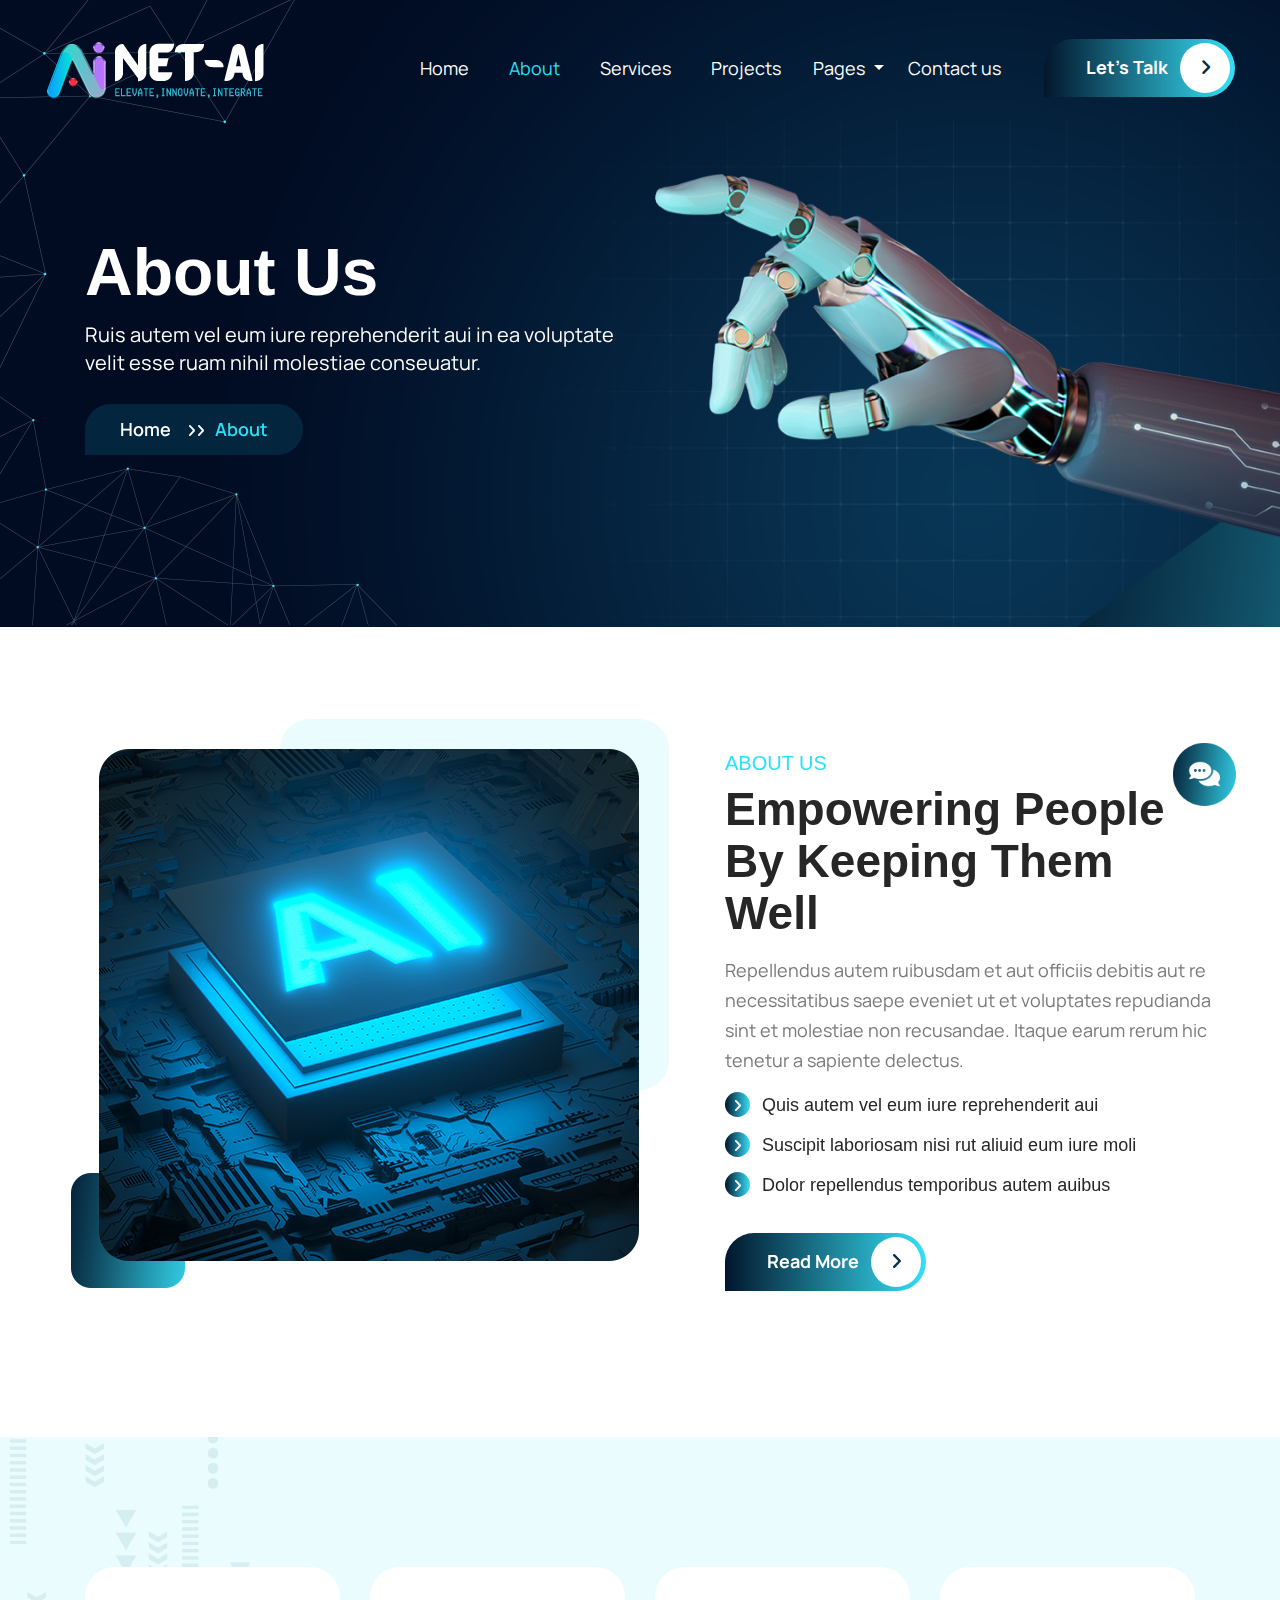
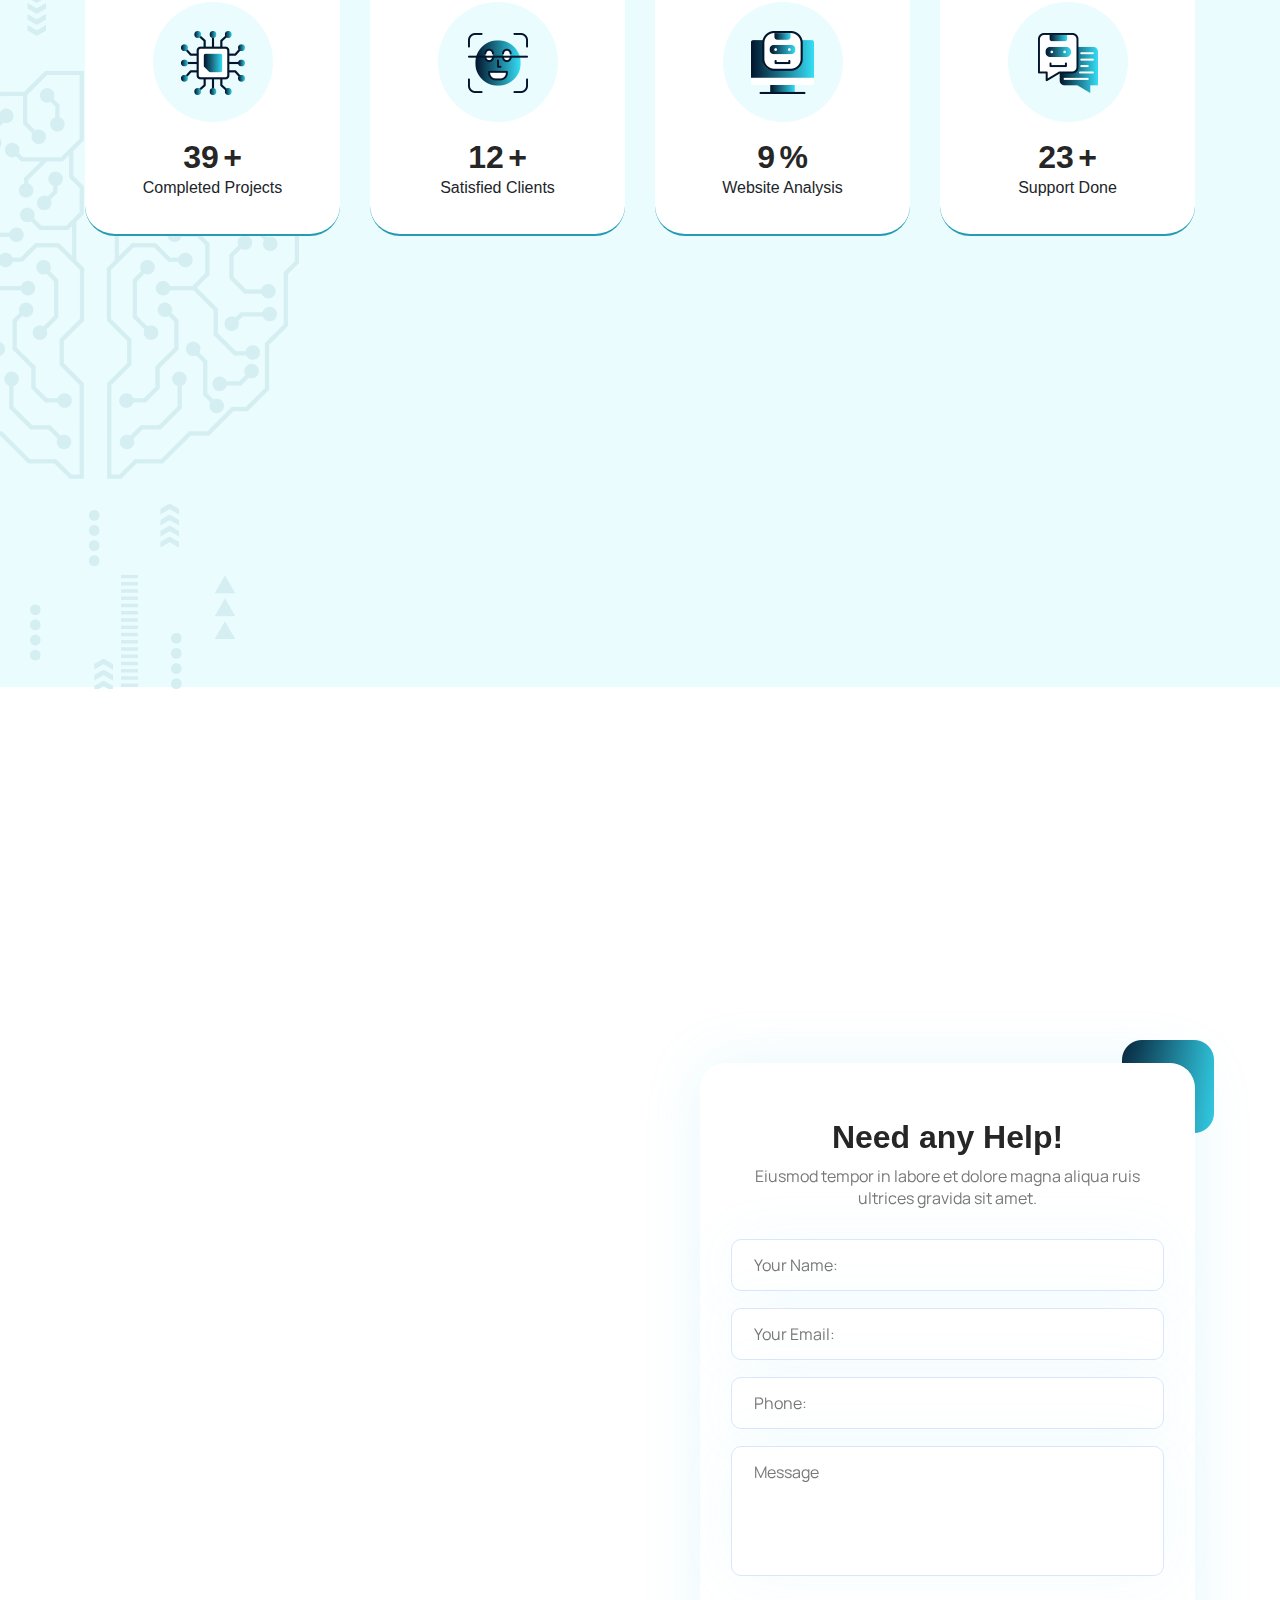
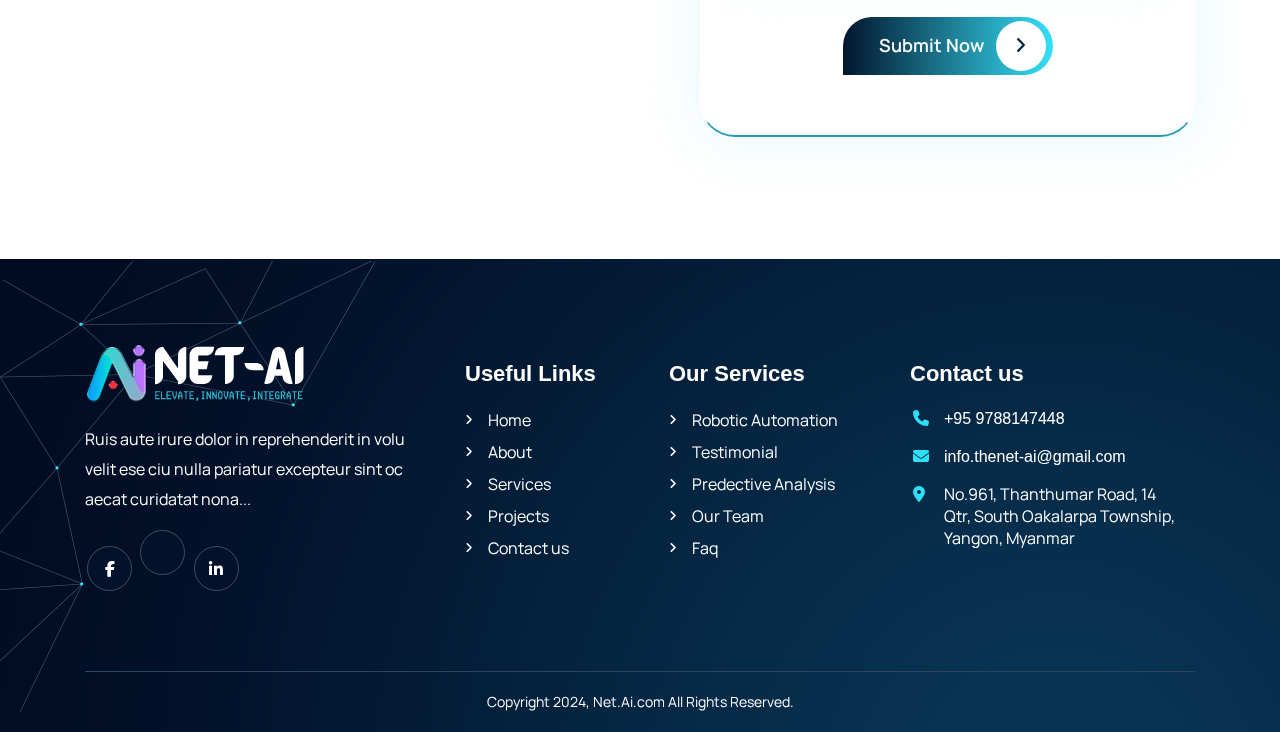
<file: about.html>
<!DOCTYPE html>
<html lang="zxx">

<head>
    <title>About us | Net.Ai</title>
    <!-- /SEO Ultimate -->
    <meta name="viewport" content="width=device-width, initial-scale=1, maximum-scale=1, user-scalable=0">
    <meta charset="utf-8">
    <link rel="icon" type="image/png" href="assets/images/NetAi.png" />
    <!-- Latest compiled and minified CSS -->
    <link href="assets/bootstrap/bootstrap.min.css" rel="stylesheet">
    <link rel="stylesheet" href="assets/js/bootstrap.min.js">
    <!-- Font Awesome link -->
    <link rel="stylesheet" href="cdnjs.cloudflare.com/ajax/libs/font-awesome/6.1.1/css/all.min.css">
    <!-- StyleSheet link CSS -->
    <link href="assets/css/style.css" rel="stylesheet" type="text/css">
    <link href="assets/css/responsive.css" rel="stylesheet" type="text/css">
    <link rel="stylesheet" href="cdnjs.cloudflare.com/ajax/libs/magnific-popup.js/1.1.0/magnific-popup.css">
    <link href="unpkg.com/aos%402.3.1/dist/aos.css" rel="stylesheet">
</head>

<body>
<!--Header  -->
<div class="sub-banner">
    <header class="header">
        <div class="container-fluid">
            <nav class="navbar navbar-expand-lg navbar-light">
                <a class="navbar-brand" href="index.html"><figure class="mb-0 banner-logo"><img src="assets/images/Net AI - Small (Logo) Website1.png" alt="" class="img-fluid"></figure></a>
                <button class="navbar-toggler collapsed" type="button" data-toggle="collapse" data-target="#navbarSupportedContent" aria-controls="navbarSupportedContent" aria-expanded="false" 
                aria-label="Toggle navigation">
                <span class="navbar-toggler-icon"></span>
                <span class="navbar-toggler-icon"></span>
                <span class="navbar-toggler-icon"></span>
                </button>
                <div class="collapse navbar-collapse" id="navbarSupportedContent">
                    <ul class="navbar-nav ml-auto">
                        <li class="nav-item">
                            <a class="nav-link" href="index.html">Home</a>
                        </li>
                        <li class="nav-item active">
                            <a class="nav-link" href="about.html">About</a>
                        </li>
                        <li class="nav-item">
                            <a class="nav-link" href="service.html">Services</a>
                        </li>
                        <li class="nav-item">
                            <a class="nav-link" href="projects.html">Projects</a>
                        </li>
                        <li class="nav-space nav-item dropdown">
                            <a class="nav-link dropdown-toggle dropdown-color navbar-text-color" href="#" id="navbarDropdown" role="button" data-toggle="dropdown" aria-haspopup="true"
                                aria-expanded="false"> Pages </a>
                            <div class="dropdown-menu drop-down-content">
                                <ul class="list-unstyled drop-down-pages">
                                    <li class="nav-item">
                                        <a class="dropdown-item nav-link" href="team.html">Teams</a>
                                    </li>
                                    <li class="nav-item">
                                        <a class="dropdown-item nav-link" href="faq.html">Faq's</a>
                                    </li>
                                </ul>
                            </div>
                        </li>
                        <li class="nav-space nav-item">
                            <a class="nav-link" href="contact.html">Contact us</a>
                        </li>
                        <li class="nav-item">
                            <a class="nav-link lets_talk" href="contact.html">Let's Talk<i class="circle fa-regular fa-angle-right"></i></a>
                        </li>
                    </ul>
                </div>
            </nav>
        </div>
    </header>
    <figure class="sub-bannersideshape mb-0">
        <img src="assets/images/sub-bannersideshape.png" alt="" class="img-fluid">
    </figure>
<!-- Sub-Banner -->
    <section class="banner-section">
        <div class="container">
            <div class="row">
                <div class="col-lg-7 col-md-6 col-sm-12 col-12">
                    <div class="banner_content" data-aos="fade-right">
                        <h1 class="text-white">About Us</h1>
                        <p class="text-white">Ruis autem vel eum iure reprehenderit aui in ea voluptate velit esse ruam nihil molestiae conseuatur.</p>
                        <div class="box">
                            <span class="mb-0">Home</span><i class="first fa-regular fa-angle-right"></i><i class="second fa-regular fa-angle-right"></i><span class="mb-0 box_span">About</span>
                        </div> 
                    </div>
                </div> 
                <div class="col-lg-5 col-md-6 col-sm-12 col-12">
                    <div class="banner_wrapper">
                        <figure class="mb-0 sub-bannerimage">
                            <img src="assets/images/sub-bannerimage.png" alt="" class="">
                        </figure> 
                    </div>  
                </div>
            </div>
        </div> 
        <figure class="sub-bannersideshape2 mb-0">
            <img src="assets/images/sub-bannersideshape2.png" alt="" class="img-fluid">
        </figure>
    </section>
</div>
<!-- About -->
<section class="aboutpage-section">
    <div class="container">
        <div class="row">
            <div class="col-lg-6 col-md-12 col-sm-12 col-12">
                <div class="aboutpage_wrapper">
                    <figure class="mb-0 aboutpage-image">
                        <img src="assets/images/aboutpage-image.png" alt="" class="">
                    </figure> 
                    <figure class="mb-0 aboutpage-image2">
                        <img src="assets/images/aboutpage-image2.png" alt="" class="img-fluid">
                    </figure>
                </div>
            </div>
            <div class="col-lg-6 col-md-12 col-sm-12 col-12">
                <div class="aboutpage_content" data-aos="fade-right">
                    <h5>About us</h5>
                    <h2>Empowering People By Keeping Them Well</h2>
                    <p class="text-size-18">Repellendus autem ruibusdam et aut officiis debitis aut re necessitatibus saepe eveniet ut et voluptates repudianda sint et molestiae non recusandae. Itaque earum rerum hic tenetur a sapiente delectus.</p>
                    <ul class="list-unstyled mb-0">
                        <li class="text text-size-18"><i class="circle fa-regular fa-angle-right"></i>Quis autem vel eum iure reprehenderit aui</li>
                        <li class="text text-size-18"><i class="circle fa-regular fa-angle-right"></i>Suscipit laboriosam nisi rut aliuid eum iure moli</li>
                        <li class="text text1 text-size-18"><i class="circle fa-regular fa-angle-right"></i>Dolor repellendus temporibus autem auibus</li>
                    </ul>
                    <a class="read_more text-decoration-none" href="about.html">Read More<i class="circle fa-regular fa-angle-right"></i></a>
                </div>
            </div>
        </div>
    </div>  
</section>
<!-- Counter -->
<section class="counter-section position-relative">
    <div class="container">
        <figure class="counter-sideimage mb-0">
            <img src="assets/images/counter-sideimage.png" class="img-fluid" alt="">
        </figure>
        <div class="row">
            <div class="col-lg-3 col-md-3 col-sm-6 col-6">
                <div class="counter-box">
                    <figure class="counter-image1">
                        <img src="assets/images/counter-image1.png" alt="" class="img-fluid">
                    </figure> 
                    <h3 class="mb-0 counter">398</h3>
                    <span class="mb-0 plus">+</span>
                    <span class="mb-0 text1 text-size-16">Completed Projects</span>
                </div>   
            </div>
            <div class="col-lg-3 col-md-3 col-sm-6 col-6">
                <div class="counter-box">
                    <figure class="counter-image2">
                        <img src="assets/images/counter-image2.png" alt="" class="img-fluid">
                    </figure> 
                    <h3 class="mb-0 counter">120</h3>
                    <span class="mb-0 plus">+</span>
                    <span class="mb-0 text1 text-size-16">Satisfied  Clients</span>
                </div>   
            </div>
            <div class="col-lg-3 col-md-3 col-sm-6 col-6">
                <div class="counter-box">
                    <figure class="counter-image3">
                        <img src="assets/images/counter-image3.png" alt="" class="img-fluid">
                    </figure> 
                    <h3 class="mb-0 counter">86</h3>
                    <span class="mb-0 plus">%</span>
                    <span class="mb-0 text1 text-size-16">Website Analysis</span>
                </div>   
            </div>
            <div class="col-lg-3 col-md-3 col-sm-6 col-6">
                <div class="counter-box">
                    <figure class="counter-image4">
                        <img src="assets/images/counter-image4.png" alt="" class="img-fluid">
                    </figure> 
                    <h3 class="mb-0 counter">240</h3>
                    <span class="mb-0 plus">+</span>
                    <span class="mb-0 text1 text-size-16">Support Done</span>
                </div>   
            </div>
        </div>
    </div>
</section>
<!-- Info video -->
<div class="videosection" data-aos="fade-up">
    <div class="container">
        <div class="row position-relative">
            <div class="col-lg-12 col-md-12 col-sm-12 col-12">
                <div class="position-relative">
                    <a class="popup-vimeo" href="https://video-previews.elements.envatousercontent.com/h264-video-previews/d1c81f1e-849f-4d45-ae57-b61c2f5db34a/25628048.mp4">
                        <figure class="mb-0 vediosession">
                            <img class="thumb img-fluid" style="cursor: pointer" src="assets/images/image-vediosession.png" alt="">
                        </figure>
                    </a>
                </div>
            </div>
        </div>
    </div>
</div>
<!--FAQ / Need section-->
<section class="faq-section">
    <div class="container">
        <div class="row">
            <div class="col-lg-6 col-md-12 col-sm-12 col-12">
                <div class="faq_content" data-aos="fade-right">
                    <h5>faq,s</h5>
                    <h2>Frequently Asked Questions</h2>
                    <div class="faq">
                        <div class="row">
                            <div class="col-12">
                                <div class="accordian-section-inner position-relative">
                                    <div class="accordian-inner">
                                        <div id="accordion1">
                                            <div class="accordion-card">
                                                <div class="card-header" id="headingOne">
                                                    <a href="#" class="btn btn-link collapsed" data-toggle="collapse" data-target="#collapseOne" aria-expanded="false" aria-controls="collapseOne">
                                                        <h4>Antis unde omnis istye natus error?</h4>
                                                    </a>
                                                </div>
                                                <div id="collapseOne" class="collapse" aria-labelledby="headingOne">
                                                    <div class="card-body">
                                                        <p class="text-size-18 text-left mb-0">Labore et dolore magna aliqua quis ipsum suspendis seultrices gravida risus commo ddolore.</p>
                                                    </div>
                                                </div>
                                            </div>
                                            <div class="accordion-card">
                                                <div class="card-header" id="headingTwo">
                                                    <a href="#" class="btn btn-link collapsed" data-toggle="collapse" data-target="#collapseTwo" aria-expanded="false" aria-controls="collapseTwo">
                                                        <h4>Quasi sed architecto beatae vitae?</h4>
                                                    </a>
                                                </div>
                                                <div id="collapseTwo" class="collapse" aria-labelledby="headingTwo">
                                                    <div class="card-body">
                                                        <p class="text-size-18 text-left mb-0">Labore et dolore magna aliqua quis ipsum suspendis seultrices gravida risus commo ddolore.</p>
                                                    </div>
                                                </div>
                                            </div>
                                            <div class="accordion-card">
                                                <div class="card-header" id="headingThree">
                                                    <a href="#" class="btn btn-link collapsed" data-toggle="collapse" data-target="#collapseThree" aria-expanded="false" aria-controls="collapseThree">
                                                        <h4>Totam rem aperiam earue iesa uate?</h4>
                                                    </a>
                                                </div>
                                                <div id="collapseThree" class="collapse" aria-labelledby="headingThree">
                                                    <div class="card-body">
                                                        <p class="text-size-18 text-left mb-0">Labore et dolore magna aliqua quis ipsum suspendis seultrices gravida risus commo ddolore.</p>
                                                    </div>
                                                </div>
                                            </div>
                                            <div class="accordion-card">
                                                <div class="card-header" id="headingFour">
                                                    <a href="#" class="btn btn-link collapsed" data-toggle="collapse" data-target="#collapseFour" aria-expanded="false" aria-controls="collapseFour">
                                                        <h4>Duis lacinia pulvinar turpis lacinia?</h4>
                                                    </a>
                                                </div>
                                                <div id="collapseFour" class="collapse" aria-labelledby="headingFour">
                                                    <div class="card-body">
                                                        <p class="text-size-18 text-left mb-0">Labore et dolore magna aliqua quis ipsum suspendis seultrices gravida risus commo ddolore.</p>
                                                    </div>
                                                </div>
                                            </div>
                                            <div class="accordion-card faq-mb">
                                                <div class="card-header" id="headingFive">
                                                    <a href="#" class="btn btn-link collapsed" data-toggle="collapse" data-target="#collapseFive" aria-expanded="false" aria-controls="collapseFive">
                                                        <h4>Integer lobortis sem conseruat seua?</h4>
                                                    </a>
                                                </div>
                                                <div id="collapseFive" class="collapse" aria-labelledby="headingFive">
                                                    <div class="card-body">
                                                        <p class="text-size-18 text-left mb-0">Labore et dolore magna aliqua quis ipsum suspendis seultrices gravida risus commo ddolore.</p>
                                                    </div>
                                                </div>
                                            </div>
                                        </div>
                                    </div>
                                </div>
                            </div>
                        </div>
                    </div>
                </div>
            </div>
            <div class="col-lg-6 col-md-12 col-sm-12 col-12">
                <div class="need-section">
                    <div class="need_content"> 
                        <h3>Need any Help!</h3>
                        <p class="text-size-16">Eiusmod tempor in  labore et dolore magna aliqua ruis ultrices gravida sit amet.</p>
                        <form id="contactpage" method="POST" action="https://html.designingmedia.com/artelligence/contact-form.php">
                            <div class="row">
                                <div class="col-12">
                                    <div class="form-group mb-0">    
                                    <input type="text" class="form_style" placeholder="Your Name:" name="name"> 
                                    </div>
                                </div>
                                <div class="col-12">
                                    <div class="form-group mb-0">
                                    <input type="email" class="form_style" placeholder="Your Email:" name="emailid">
                                    </div>
                                </div>
                                <div class="col-12">
                                    <div class="form-group mb-0">
                                    <input type="tel" class="form_style" placeholder="Phone:" name="phone">
                                    </div>
                                </div>
                                <div class="col-lg-12">
                                    <div class=" form-group mb-0">    
                                    <textarea class="form_style" placeholder="Message" rows="3" name="msg"></textarea>
                                    </div>
                                </div>
                            </div>
                            <div class="manage-button text-center">
                                <button type="submit" class="submit_now text-decoration-none">Submit Now<i class="circle fa-regular fa-angle-right"></i></button>
                            </div>
                        </form>
                        <figure class="faq-image mb-0">
                            <img src="assets/images/faq-image.png" alt="" class="img-fluid">
                        </figure>
                    </div>
                </div>
            </div>
        </div>
    </div>
</section>
<!-- Footer -->
<section class="footer-section">
    <div class="container">
        <figure class="footer-sideshape mb-0">
            <img src="assets/images/footer-sideshape.png" alt="" class="img-fluid">
        </figure>
        <div class="middle-portion">
            <div class="row">
                <div class="col-lg-4 col-md-5 col-sm-6 col-12">
                    <a href="index.html">
                        <figure class="footer-logo">
                            <img src="assets/images/Net AI - Small (Logo) Website1.png" class="img-fluid" alt="">
                        </figure>
                    </a>
                    <p class="text-size-16 footer-text text-white">Ruis aute irure dolor in reprehenderit in volu velit ese ciu nulla pariatur excepteur sint oc aecat curidatat nona...</p>
                    <ul class="list-unstyled mb-0 social-icons">
                        <li class="circle"><a href="#"><i class="fa-brands fa-facebook-f"></i></a></li>
                        <li class="circle"><a href="#"><i class="fa-brands fa-tikok"></i></a></li>
                        <li class="circle"><a href="#"><i class="fa-brands fa-linkedin-in"></i></a></li>
                    </ul>
                </div>
                <div class="col-lg-2 col-md-3 col-sm-12 col-12 d-md-block d-none">
                    <div class="links">
                        <h4 class="heading text-white">Useful Links</h4>
                        <ul class="list-unstyled mb-0">
                            <li><i class="fa-solid fa-angle-right"></i><a href="index.html" class=" text-size-16 text text-decoration-none">Home</a></li>
                            <li><i class="fa-solid fa-angle-right"></i><a href="about.html" class=" text-size-16 text text-decoration-none">About</a></li>
                            <li><i class="fa-solid fa-angle-right"></i><a href="service.html" class=" text-size-16 text text-decoration-none">Services</a></li>
                            <li><i class="fa-solid fa-angle-right"></i><a href="projects.html" class=" text-size-16 text text-decoration-none">Projects</a></li>
                            <li><i class="fa-solid fa-angle-right"></i><a href="contact.html" class=" text-size-16 text text-decoration-none">Contact us</a></li>
                        </ul>
                    </div>
                </div>
                <div class="col-lg-3 col-md-2 col-sm-12 col-12 d-lg-block d-none">
                    <div class="links list-pd">
                        <h4 class="heading text-white">Our Services</h4>
                        <ul class="list-unstyled mb-0">
                            <li><i class="fa-solid fa-angle-right"></i><a href="service.html" class=" text-size-16 text text-decoration-none">Robotic Automation</a></li>
                            <li><i class="fa-solid fa-angle-right"></i><a href="projects.html" class=" text-size-16 text text-decoration-none">Testimonial</a></li>
                            <li><i class="fa-solid fa-angle-right"></i><a href="service.html" class=" text-size-16 text text-decoration-none">Predective Analysis</a></li>
                            <li><i class="fa-solid fa-angle-right"></i><a href="team.html" class=" text-size-16 text text-decoration-none">Our Team</a></li>
                            <li><i class="fa-solid fa-angle-right"></i><a href="faq.html" class=" text-size-16 text text-decoration-none">Faq</a></li>
                        </ul>
                    </div>
                </div>
                <div class="col-lg-3 col-md-4 col-sm-6 col-12 d-sm-block">
                    <div class="icon">
                        <h4 class="heading text-white">Contact us</h4>
                        <ul class="list-unstyled mb-0">
                            <li class="text">
                                <i class="fa fa-phone fa-icon footer-location"></i>
                                <a href="tel:+4733378901" class="mb-0 text text-decoration-none text-size-16">+95 9788147448</a></li>
                            <li class="text">
                                <i class="fa fa-envelope fa-icon footer-location"></i>
                                <a href="mailto:info@repay.com" class="mb-0 text text-decoration-none text-size-16">info.thenet-ai@gmail.com</a></li>
                            <li class="text">
                                <i class="fa-solid fa-location-dot footer-location footer-location3"></i>
                                <p class="text-size-16">No.961, Thanthumar Road, 14 Qtr, South Oakalarpa Township, Yangon, Myanmar</p></li>
                        </ul>
                    </div>
                </div>
            </div>
        </div>
        <div id="fixed-form-container">
            <div class="image">
                <figure class="footer-image mb-0">
                    <img src="assets/images/footer-image.png" alt="" class="img-fluid">
                </figure>
            </div>
            <div class="body">
                <form id="contactpage1" method="POST" action="https://html.designingmedia.com/artelligence/contact-form.php">
                    <div class="form-group">
                        <input type="text" class="form-control" placeholder="Your Name:" name="name"> 
                    </div>
                    <div class="form-group">
                        <input type="email" class="form-control" placeholder="Your Email:" name="emailid">
                    </div>
                    <div class="form-group">
                        <input type="tel" class="form-control" placeholder="Phone:" name="phone">
                    </div>
                    <div class="form-group">
                        <textarea class="form_style" placeholder="Message" rows="3" name="msg"></textarea>
                    </div>
                    <button type="submit" class="submit_now text-decoration-none">Submit Now</button>
                </form>
            </div>
        </div>
        <div class="copyright">
            <div class="row">
                <div class="col-12">
                    <p class="mb-0 text-white">Copyright 2024, Net.Ai.com All Rights Reserved.</p>
                </div>
            </div>
        </div>
    </div>
</section>
<!-- Latest compiled JavaScript -->
<script src="assets/js/jquery-3.6.0.min.js"> </script>
<script src="assets/js/bootstrap.min.js"> </script>
<script src="assets/js/video_link.js"></script>
<script src="assets/js/video.js"></script>
<script src="assets/js/counter.js"></script>
<script src="assets/js/custom.js"></script>
<script src="assets/js/animation_links.js"></script>
<script src="assets/js/animation.js"></script>
</body>


</html>
</file>
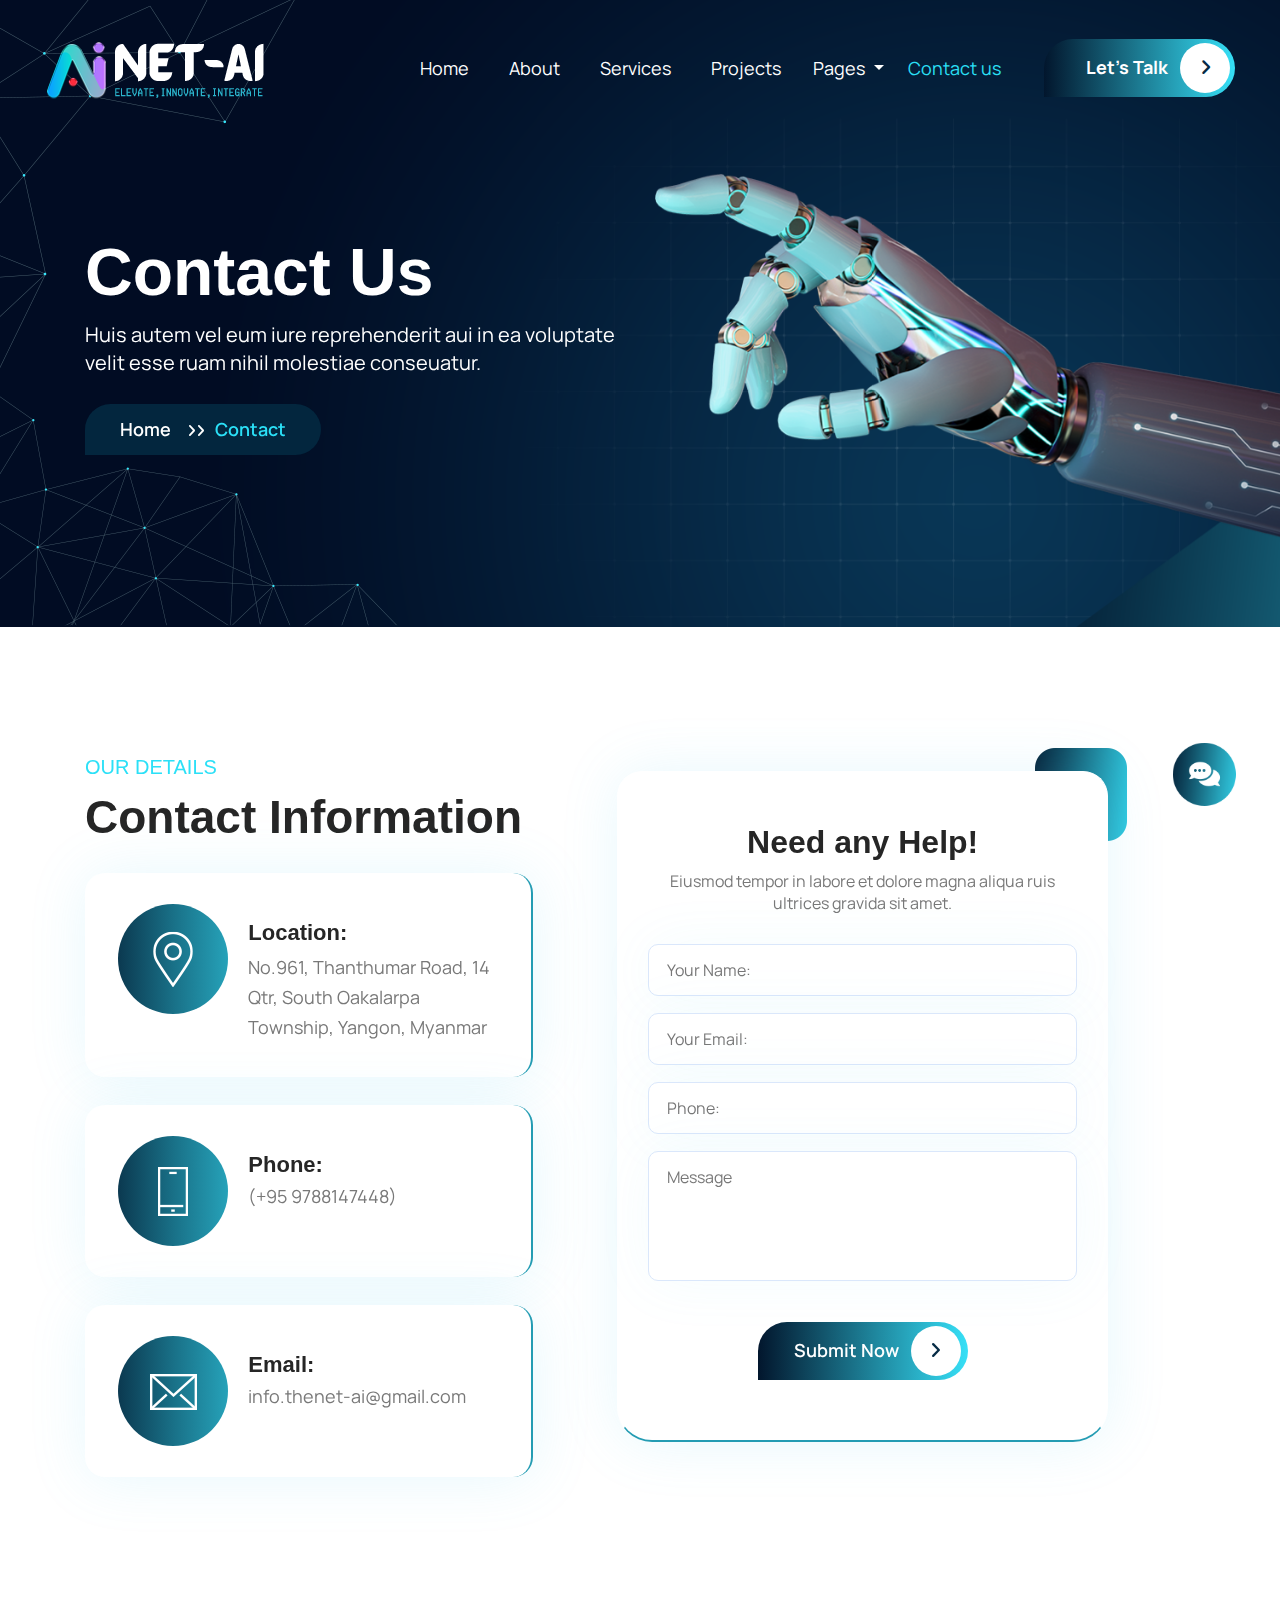
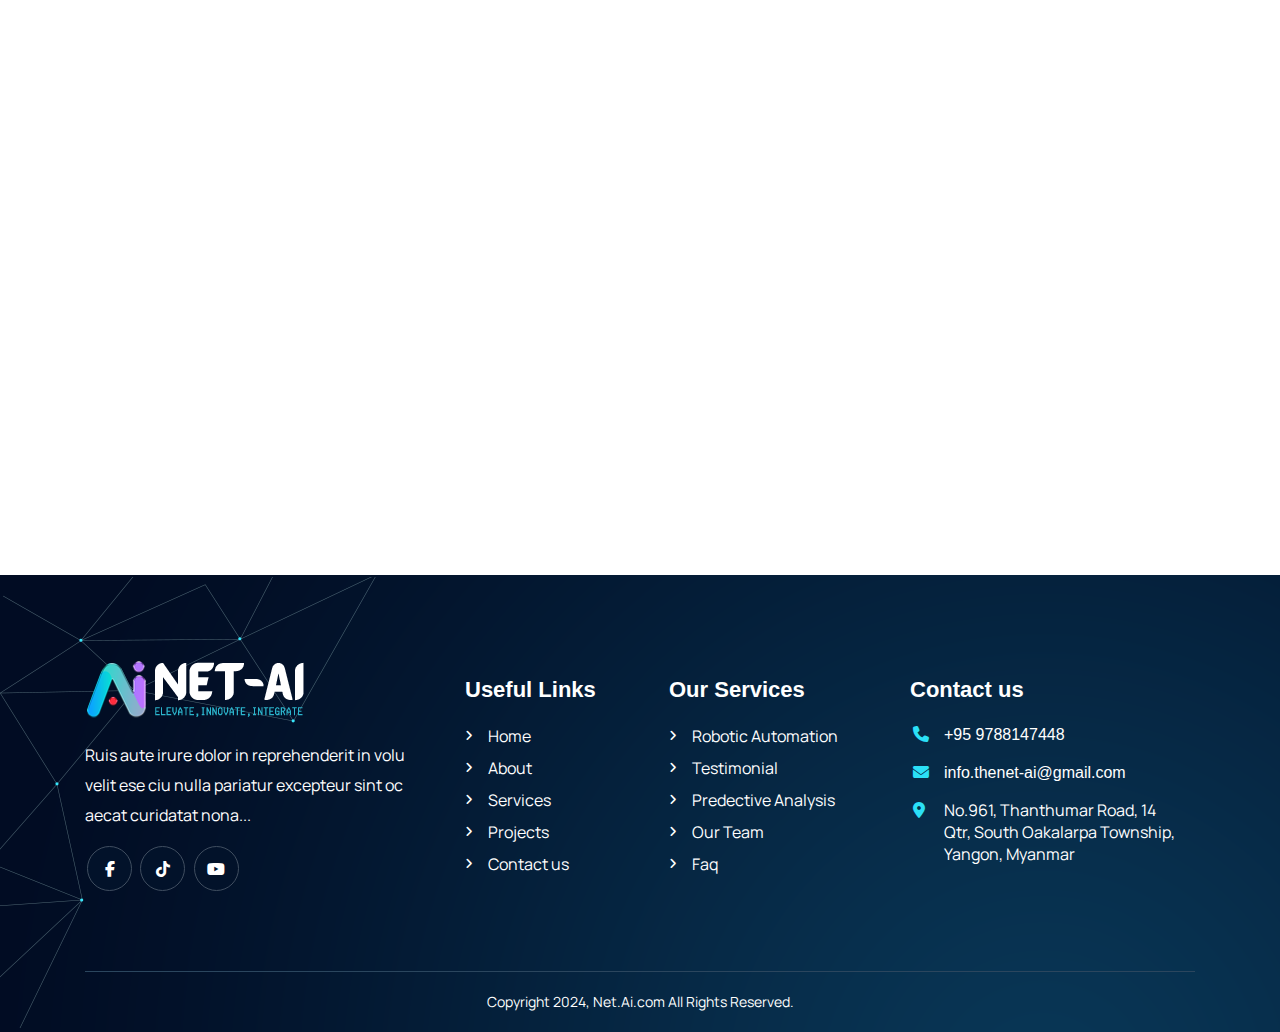
<file: contact.html>
<!DOCTYPE html>
<html lang="zxx">

<!-- Mirrored from html.designingmedia.com/artelligence/contact.html by HTTrack Website Copier/3.x [XR&CO'2014], Sat, 21 Sep 2024 08:27:16 GMT -->
<head>
    <title>Contact | Net.Ai</title>
    <!-- /SEO Ultimate -->
    <meta name="viewport" content="width=device-width, initial-scale=1, maximum-scale=1, user-scalable=0">
    <meta charset="utf-8">
    <link rel="icon" type="image/png" href="assets/images/NetAi.png" />
    <!-- Latest compiled and minified CSS -->
    <link href="assets/bootstrap/bootstrap.min.css" rel="stylesheet">
    <link rel="stylesheet" href="assets/js/bootstrap.min.js">
    <!-- Font Awesome link -->
    <link rel="stylesheet" href="cdnjs.cloudflare.com/ajax/libs/font-awesome/6.1.1/css/all.min.css">
    <!-- StyleSheet link CSS -->
    <link href="assets/css/style.css" rel="stylesheet" type="text/css">
    <link href="assets/css/responsive.css" rel="stylesheet" type="text/css">
    <link rel="stylesheet" href="cdnjs.cloudflare.com/ajax/libs/magnific-popup.js/1.1.0/magnific-popup.css">
    <link href="unpkg.com/aos%402.3.1/dist/aos.css" rel="stylesheet">
</head>

<body>
<!--Header  -->
<div class="sub-banner">
    <header class="header">
        <div class="container-fluid">
            <nav class="navbar navbar-expand-lg navbar-light">
                <a class="navbar-brand" href="index.html"><figure class="mb-0 banner-logo"><img src="assets/images/Net AI - Small (Logo) Website1.png" alt="" class="img-fluid"></figure></a>
                <button class="navbar-toggler collapsed" type="button" data-toggle="collapse" data-target="#navbarSupportedContent" aria-controls="navbarSupportedContent" aria-expanded="false" 
                aria-label="Toggle navigation">
                <span class="navbar-toggler-icon"></span>
                <span class="navbar-toggler-icon"></span>
                <span class="navbar-toggler-icon"></span>
                </button>
                <div class="collapse navbar-collapse" id="navbarSupportedContent">
                    <ul class="navbar-nav ml-auto">
                        <li class="nav-item">
                            <a class="nav-link" href="index.html">Home</a>
                        </li>
                        <li class="nav-item">
                            <a class="nav-link" href="about.html">About</a>
                        </li>
                        <li class="nav-item">
                            <a class="nav-link" href="service.html">Services</a>
                        </li>
                        <li class="nav-item">
                            <a class="nav-link" href="projects.html">Projects</a>
                        </li>
                        <li class="nav-space nav-item dropdown">
                            <a class="nav-link dropdown-toggle dropdown-color navbar-text-color" href="#" id="navbarDropdown" role="button" data-toggle="dropdown" aria-haspopup="true"
                                aria-expanded="false"> Pages </a>
                            <div class="dropdown-menu drop-down-content">
                                <ul class="list-unstyled drop-down-pages">
                                    <li class="nav-item">
                                        <a class="dropdown-item nav-link" href="team.html">Teams</a>
                                    </li>
                                    <li class="nav-item">
                                        <a class="dropdown-item nav-link" href="faq.html">Faq's</a>
                                    </li>
                                </ul>
                            </div>
                        </li>
                        <li class="nav-space nav-item active">
                            <a class="nav-link" href="contact.html">Contact us</a>
                        </li>
                        <li class="nav-item">
                            <a class="nav-link lets_talk" href="contact.html">Let's Talk<i class="circle fa-regular fa-angle-right"></i></a>
                        </li>
                    </ul>
                </div>
            </nav>
        </div>
    </header>
    <figure class="sub-bannersideshape mb-0">
        <img src="assets/images/sub-bannersideshape.png" alt="" class="img-fluid">
    </figure>
<!-- Sub-Banner -->
    <section class="banner-section">
        <div class="container">
            <div class="row">
                <div class="col-lg-7 col-md-6 col-sm-12 col-12">
                    <div class="banner_content" data-aos="fade-right">
                        <h1 class="text-white">Contact Us</h1>
                        <p class="text-white">Huis autem vel eum iure reprehenderit aui in ea voluptate velit esse ruam nihil molestiae conseuatur.</p>
                        <div class="box">
                            <span class="mb-0">Home</span><i class="first fa-regular fa-angle-right"></i><i class="second fa-regular fa-angle-right"></i><span class="mb-0 box_span">Contact</span>
                        </div> 
                    </div>
                </div> 
                <div class="col-lg-5 col-md-6 col-sm-12 col-12">
                    <div class="banner_wrapper">
                        <figure class="mb-0 sub-bannerimage">
                            <img src="assets/images/sub-bannerimage.png" alt="" class="">
                        </figure> 
                    </div>  
                </div>
            </div>
        </div> 
        <figure class="sub-bannersideshape2 mb-0">
            <img src="assets/images/sub-bannersideshape2.png" alt="" class="img-fluid">
        </figure>
    </section>
</div>
<!--Contact section-->
<section class="contact-section">
    <div class="container">
        <div class="row">
            <div class="col-lg-6 col-md-12 col-sm-12 col-12">
                <div class="contact_content" data-aos="fade-right">
                    <h5>Our Details</h5>
                    <h2>Contact Information</h2>
                    <div class="contact-box">
                        <div class="box-image">
                            <figure class="contact-location">
                                <img src="assets/images/contact-location.png" alt="" class="img-fluid">
                            </figure> 
                        </div>
                        <div class="box-content">
                            <h4>Location:</h4>
                            <p class="text-size-18">No.961, Thanthumar Road, 14 Qtr, South Oakalarpa Township, Yangon, Myanmar</p>
                        </div>
                    </div>
                    <div class="contact-box box-mb">
                        <div class="box-image">
                            <figure class="contact-phone">
                                <img src="assets/images/contact-phone.png" alt="" class="img-fluid">
                            </figure>
                        </div>
                        <div class="box-content">
                            <h4 class="heading">Phone:</h4>
                            <p>
                                <a href="tel:+959788147448" class="text-decoration-none text text-size-18">(+95 9788147448)</a>
                            </p>
                            
                        </div>
                    </div>
                    <div class="contact-box">
                        <div class="box-image">
                            <figure class="contact-email">
                                <img src="assets/images/contact-email.png" alt="" class="img-fluid">
                            </figure>
                        </div>
                        <div class="box-content">
                            <h4 class="heading">Email:</h4>
                            <p>
                                <a href="info.thenet-ai@gmail.com" class="text-decoration-none text-size-18">info.thenet-ai@gmail.com</a>
                            </p>
                        </div>
                    </div>
                </div>
            </div>
            <div class="col-lg-6 col-md-12 col-sm-12 col-12">
                <div class="need-section">
                    <div class="need_content"> 
                        <h3>Need any Help!</h3>
                        <p class="text-size-16">Eiusmod tempor in  labore et dolore magna aliqua ruis ultrices gravida sit amet.</p>
                        <form id="contactpage" method="POST" action="https://html.designingmedia.com/artelligence/contact-form.php">
                            <div class="row">
                                <div class="col-12">
                                    <div class="form-group mb-0">    
                                    <input type="text" class="form_style" placeholder="Your Name:" name="name"> 
                                    </div>
                                </div>
                                <div class="col-12">
                                    <div class="form-group mb-0">
                                    <input type="email" class="form_style" placeholder="Your Email:" name="emailid">
                                    </div>
                                </div>
                                <div class="col-12">
                                    <div class="form-group mb-0">
                                    <input type="tel" class="form_style" placeholder="Phone:" name="phone">
                                    </div>
                                </div>
                                <div class="col-lg-12">
                                    <div class=" form-group mb-0">    
                                    <textarea class="form_style" placeholder="Message" rows="3" name="msg"></textarea>
                                    </div>
                                </div>
                            </div>
                            <div class="manage-button text-center">
                                <button type="submit" class="submit_now text-decoration-none">Submit Now<i class="circle fa-regular fa-angle-right"></i></button>
                            </div>
                        </form>
                        <figure class="faq-image mb-0">
                            <img src="assets/images/faq-image.png" alt="" class="img-fluid">
                        </figure>
                    </div>
                </div>
            </div>
        </div>
    </div>
</section>
<div class="contact_map_section">
    <div class="row">
        <div class="col-lg-12 col-md-12 col-sm-12 col-xs-12">
            <iframe src="https://www.google.com/maps/embed?pb=!1m17!1m12!1m3!1d3818.558376418844!2d96.19355957492188!3d16.848250883949905!2m3!1f0!2f0!3f0!3m2!1i1024!2i768!4f13.1!3m2!1m1!2zMTbCsDUwJzUzLjciTiA5NsKwMTEnNDYuMSJF!5e0!3m2!1sen!2sus!4v1727070882333!5m2!1sen!2sus"
            width="1920" height="556" style="border:0;" allowfullscreen="" loading="lazy"
            referrerpolicy="no-referrer-when-downgrade"></iframe>
        </div>
    </div>
</div>
<!-- Footer -->
<section class="footer-section">
    <div class="container">
        <figure class="footer-sideshape mb-0">
            <img src="assets/images/footer-sideshape.png" alt="" class="img-fluid">
        </figure>
        <div class="middle-portion">
            <div class="row">
                <div class="col-lg-4 col-md-5 col-sm-6 col-12">
                    <a href="index.html">
                        <figure class="footer-logo">
                            <img src="assets/images/Net AI - Small (Logo) Website1.png" class="img-fluid" alt="">
                        </figure>
                    </a>
                    <p class="text-size-16 footer-text text-white">Ruis aute irure dolor in reprehenderit in volu velit ese ciu nulla pariatur excepteur sint oc aecat curidatat nona...</p>
                    <ul class="list-unstyled mb-0 social-icons">
                        <li class="circle"><a href="https://www.facebook.com/profile.php?id=61565842655700&mibextid=LQQJ4d"><i class="fa-brands fa-facebook-f"></i></a></li>
                        <li class="circle"><a href="https://www.tiktok.com/@net_ai?is_from_webapp=1&sender_device=pc"><i class="fa-brands fa-tiktok"></i></a></li>
                        <li class="circle"><a href="http://www.youtube.com/@thenet-ai"><i class="fa-brands fa-youtube"></i></a></li>
                    </ul>
                </div>
                <div class="col-lg-2 col-md-3 col-sm-12 col-12 d-md-block d-none">
                    <div class="links">
                        <h4 class="heading text-white">Useful Links</h4>
                        <ul class="list-unstyled mb-0">
                            <li><i class="fa-solid fa-angle-right"></i><a href="index.html" class=" text-size-16 text text-decoration-none">Home</a></li>
                            <li><i class="fa-solid fa-angle-right"></i><a href="about.html" class=" text-size-16 text text-decoration-none">About</a></li>
                            <li><i class="fa-solid fa-angle-right"></i><a href="service.html" class=" text-size-16 text text-decoration-none">Services</a></li>
                            <li><i class="fa-solid fa-angle-right"></i><a href="projects.html" class=" text-size-16 text text-decoration-none">Projects</a></li>
                            <li><i class="fa-solid fa-angle-right"></i><a href="contact.html" class=" text-size-16 text text-decoration-none">Contact us</a></li>
                        </ul>
                    </div>
                </div>
                <div class="col-lg-3 col-md-2 col-sm-12 col-12 d-lg-block d-none">
                    <div class="links list-pd">
                        <h4 class="heading text-white">Our Services</h4>
                        <ul class="list-unstyled mb-0">
                            <li><i class="fa-solid fa-angle-right"></i><a href="service.html" class=" text-size-16 text text-decoration-none">Robotic Automation</a></li>
                            <li><i class="fa-solid fa-angle-right"></i><a href="projects.html" class=" text-size-16 text text-decoration-none">Testimonial</a></li>
                            <li><i class="fa-solid fa-angle-right"></i><a href="service.html" class=" text-size-16 text text-decoration-none">Predective Analysis</a></li>
                            <li><i class="fa-solid fa-angle-right"></i><a href="team.html" class=" text-size-16 text text-decoration-none">Our Team</a></li>
                            <li><i class="fa-solid fa-angle-right"></i><a href="faq.html" class=" text-size-16 text text-decoration-none">Faq</a></li>
                        </ul>
                    </div>
                </div>
                <div class="col-lg-3 col-md-4 col-sm-6 col-12 d-sm-block">
                    <div class="icon">
                        <h4 class="heading text-white">Contact us</h4>
                        <ul class="list-unstyled mb-0">
                            <li class="text">
                                <i class="fa fa-phone fa-icon footer-location"></i>
                                <a href="tel:+4733378901" class="mb-0 text text-decoration-none text-size-16">+95 9788147448</a></li>
                            <li class="text">
                                <i class="fa fa-envelope fa-icon footer-location"></i>
                                <a href="mailto:info@repay.com" class="mb-0 text text-decoration-none text-size-16">info.thenet-ai@gmail.com</a></li>
                            <li class="text">
                                <i class="fa-solid fa-location-dot footer-location footer-location3"></i>
                                <p class="text-size-16">No.961, Thanthumar Road, 14 Qtr, South Oakalarpa Township, Yangon, Myanmar</p></li>
                        </ul>
                    </div>
                </div>
            </div>
        </div>
        <div id="fixed-form-container">
            <div class="image">
                <figure class="footer-image mb-0">
                    <img src="assets/images/footer-image.png" alt="" class="img-fluid">
                </figure>
            </div>
            <div class="body">
                <form id="contactpage1" method="POST" action="https://html.designingmedia.com/artelligence/contact-form.php">
                    <div class="form-group">
                        <input type="text" class="form-control" placeholder="Your Name:" name="name"> 
                    </div>
                    <div class="form-group">
                        <input type="email" class="form-control" placeholder="Your Email:" name="emailid">
                    </div>
                    <div class="form-group">
                        <input type="tel" class="form-control" placeholder="Phone:" name="phone">
                    </div>
                    <div class="form-group">
                        <textarea class="form_style" placeholder="Message" rows="3" name="msg"></textarea>
                    </div>
                    <button type="submit" class="submit_now text-decoration-none">Submit Now</button>
                </form>
            </div>
        </div>
        <div class="copyright">
            <div class="row">
                <div class="col-12">
                    <p class="mb-0 text-white">Copyright 2024, Net.Ai.com All Rights Reserved.</p>
                </div>
            </div>
        </div>
    </div>
</section>
<!-- Latest compiled JavaScript -->
<script src="assets/js/jquery-3.6.0.min.js"> </script>
<script src="assets/js/bootstrap.min.js"> </script>
<script src="assets/js/video_link.js"></script>
<script src="assets/js/video.js"></script>
<script src="assets/js/counter.js"></script>
<script src="assets/js/custom.js"></script>
<script src="assets/js/animation_links.js"></script>
<script src="assets/js/animation.js"></script>
</body>

</html>
</file>
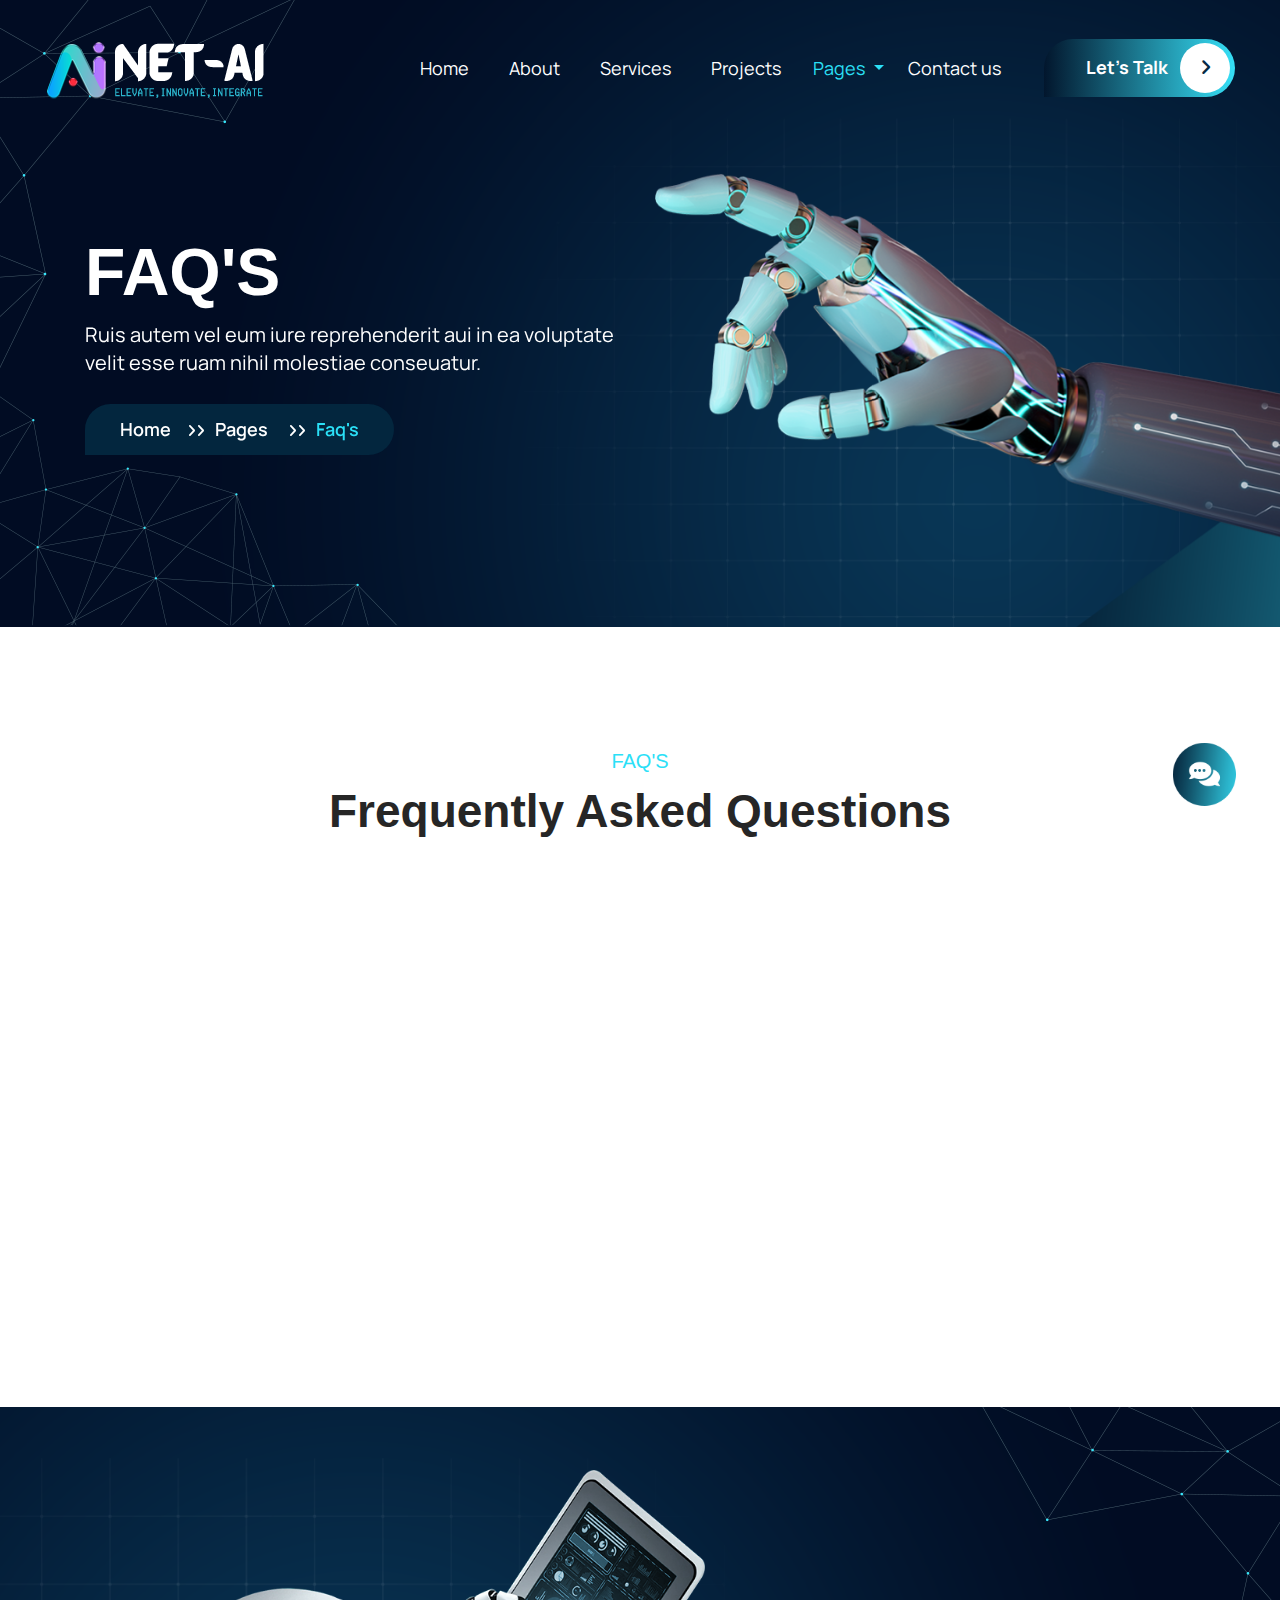
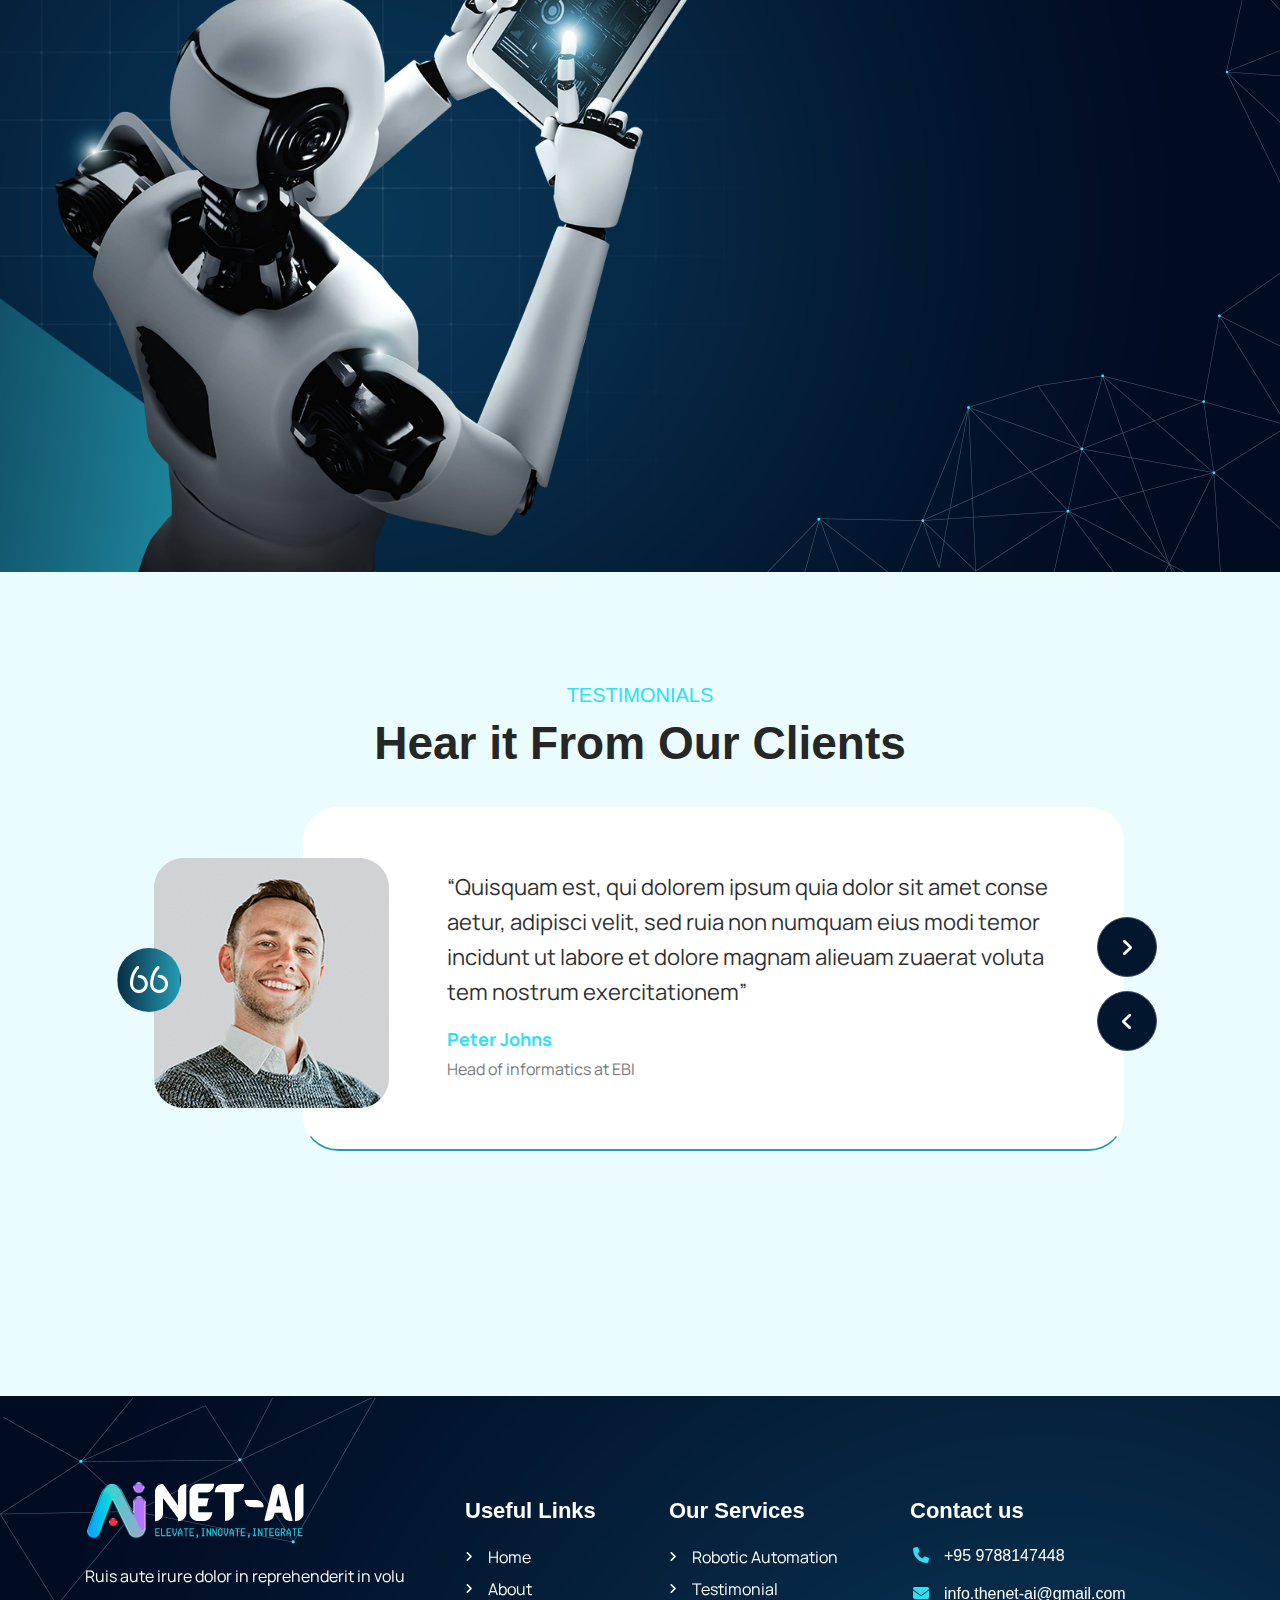
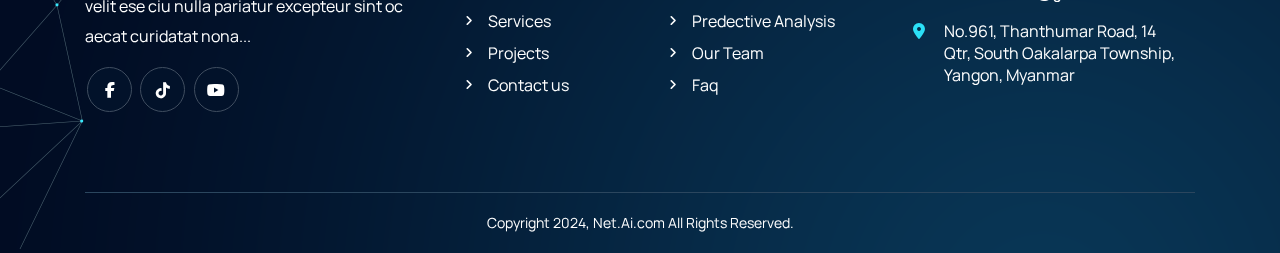
<file: faq.html>
<!DOCTYPE html>
<html lang="zxx">

<head>
    <title>FAQ | Net.Ai</title>
    <!-- /SEO Ultimate -->
    <meta name="viewport" content="width=device-width, initial-scale=1, maximum-scale=1, user-scalable=0">
    <meta charset="utf-8">
    <link rel="icon" type="image/png" href="assets/images/NetAi.png" />
    <meta name="theme-color" content="#ffffff">
    <!-- Latest compiled and minified CSS -->
    <link href="assets/bootstrap/bootstrap.min.css" rel="stylesheet">
    <link rel="stylesheet" href="assets/js/bootstrap.min.js">
    <!-- Font Awesome link -->
    <link rel="stylesheet" href="cdnjs.cloudflare.com/ajax/libs/font-awesome/6.1.1/css/all.min.css">
    <!-- StyleSheet link CSS -->
    <link href="assets/css/style.css" rel="stylesheet" type="text/css">
    <link href="assets/css/responsive.css" rel="stylesheet" type="text/css">
    <link rel="stylesheet" href="cdnjs.cloudflare.com/ajax/libs/magnific-popup.js/1.1.0/magnific-popup.css">
    <link href="unpkg.com/aos%402.3.1/dist/aos.css" rel="stylesheet">
</head>
<body>
<!--Header  -->
<div class="sub-banner">
    <header class="header">
        <div class="container-fluid">
            <nav class="navbar navbar-expand-lg navbar-light">
                <a class="navbar-brand" href="index.html"><figure class="mb-0 banner-logo"><img src="assets/images/Net AI - Small (Logo) Website1.png" alt="" class="img-fluid"></figure></a>
                <button class="navbar-toggler collapsed" type="button" data-toggle="collapse" data-target="#navbarSupportedContent" aria-controls="navbarSupportedContent" aria-expanded="false" 
                aria-label="Toggle navigation">
                <span class="navbar-toggler-icon"></span>
                <span class="navbar-toggler-icon"></span>
                <span class="navbar-toggler-icon"></span>
                </button>
                <div class="collapse navbar-collapse" id="navbarSupportedContent">
                    <ul class="navbar-nav ml-auto">
                        <li class="nav-item">
                            <a class="nav-link" href="index.html">Home</a>
                        </li>
                        <li class="nav-item">
                            <a class="nav-link" href="about.html">About</a>
                        </li>
                        <li class="nav-item">
                            <a class="nav-link" href="service.html">Services</a>
                        </li>
                        <li class="nav-item">
                            <a class="nav-link" href="projects.html">Projects</a>
                        </li>
                        <li class="nav-space nav-item dropdown active">
                            <a class="nav-link dropdown-toggle dropdown-color navbar-text-color" href="#" id="navbarDropdown" role="button" data-toggle="dropdown" aria-haspopup="true"
                                aria-expanded="false"> Pages </a>
                            <div class="dropdown-menu drop-down-content">
                                <ul class="list-unstyled drop-down-pages">
                                    <li class="nav-item">
                                        <a class="dropdown-item nav-link" href="team.html">Teams</a>
                                    </li>
                                    <li class="nav-item active">
                                        <a class="dropdown-item nav-link" href="faq.html">Faq's</a>
                                    </li>
                                </ul>
                            </div>
                        </li>
                        <li class="nav-space nav-item">
                            <a class="nav-link" href="contact.html">Contact us</a>
                        </li>
                        <li class="nav-item">
                            <a class="nav-link lets_talk" href="contact.html">Let's Talk<i class="circle fa-regular fa-angle-right"></i></a>
                        </li>
                    </ul>
                </div>
            </nav>
        </div>
    </header>
    <figure class="sub-bannersideshape mb-0">
        <img src="assets/images/sub-bannersideshape.png" alt="" class="img-fluid">
    </figure>
<!-- Sub-Banner -->
    <section class="banner-section">
        <div class="container">
            <div class="row">
                <div class="col-lg-7 col-md-6 col-sm-12 col-12">
                    <div class="banner_content" data-aos="fade-right">
                        <h1 class="text-white">FAQ'S</h1>
                        <p class="text-white">Ruis autem vel eum iure reprehenderit aui in ea voluptate velit esse ruam nihil molestiae conseuatur.</p>
                        <div class="box">
                            <span class="mb-0">Home</span><i class="first fa-regular fa-angle-right"></i><i class="second fa-regular fa-angle-right"></i><span class="mb-0">Pages</span>
                            <i class="first fa-regular fa-angle-right"></i><i class="second fa-regular fa-angle-right"></i><span class="mb-0 box_span">Faq's</span>
                        </div> 
                    </div>
                </div> 
                <div class="col-lg-5 col-md-6 col-sm-12 col-12">
                    <div class="banner_wrapper">
                        <figure class="mb-0 sub-bannerimage">
                            <img src="assets/images/sub-bannerimage.png" alt="" class="">
                        </figure> 
                    </div>  
                </div>
            </div>
        </div> 
        <figure class="sub-bannersideshape2 mb-0">
            <img src="assets/images/sub-bannersideshape2.png" alt="" class="img-fluid">
        </figure>
    </section>
</div>
<!-- FAQ's -->
<section class="accordian-section">
    <div class="container">
        <div class="row">
            <div class="col-lg-12 col-md-12 col-sm-12 col-12">
                <div class="accordian_content">
                    <h5>faq's</h5>
                    <h2>Frequently Asked Questions</h2>
                </div>
            </div>
        </div>
        <div class="row position-relative" data-aos="fade-up">
            <div class="col-lg-1 col-md-1 col-sm-1 d-lg-block d-none"></div>
            <div class="col-lg-10 col-md-12 col-sm-12 col-xs-12">
                <div class="accordian-section-inner position-relative">
                    <div class="accordian-inner">
                        <div id="accordion1">
                            <div class="accordion-card">
                                <div class="card-header" id="headingOne">
                                    <a href="#" class="btn btn-link collapsed" data-toggle="collapse" data-target="#collapseOne" aria-expanded="false" aria-controls="collapseOne">
                                        <h4>Modi tempora incidunt ut labore et dolore magnam aliquam?</h4>
                                    </a>
                                </div>
                                <div id="collapseOne" class="collapse" aria-labelledby="headingOne">
                                    <div class="card-body">
                                        <p class="text-size-18 text-left mb-0">Temporibus autem quibusdam et aut officiis debitis aut rerum necessitatibus saepe eveniet voluta
                                            repudiandae sint et molestiae non recusandae. Itaque earum rerum hic tenetur a sapiente delectus 
                                            maiores alias consequatur aut perferendis doloribus asperiores repellat</p>
                                    </div>
                                </div>
                            </div>
                            <div class="accordion-card">
                                <div class="card-header" id="headingTwo">
                                    <a href="#" class="btn btn-link collapsed" data-toggle="collapse" data-target="#collapseTwo" aria-expanded="false" aria-controls="collapseTwo">
                                        <h4>Duis aute irure dolor in reprehenderit in voluptate velit esse?</h4>
                                    </a>
                                </div>
                                <div id="collapseTwo" class="collapse" aria-labelledby="headingTwo">
                                    <div class="card-body">
                                        <p class="text-size-18 text-left mb-0">Temporibus autem quibusdam et aut officiis debitis aut rerum necessitatibus saepe eveniet voluta
                                            repudiandae sint et molestiae non recusandae. Itaque earum rerum hic tenetur a sapiente delectus 
                                            maiores alias consequatur aut perferendis doloribus asperiores repellat</p>
                                    </div>
                                </div>
                            </div>
                            <div class="accordion-card">
                                <div class="card-header" id="headingThree">
                                    <a href="#" class="btn btn-link collapsed" data-toggle="collapse" data-target="#collapseThree" aria-expanded="false" aria-controls="collapseThree">
                                        <h4>Porro quisquam est qui dolorem ipsum quia dolor sit amet?</h4>
                                    </a>
                                </div>
                                <div id="collapseThree" class="collapse" aria-labelledby="headingThree">
                                    <div class="card-body">
                                        <p class="text-size-18 text-left mb-0">Temporibus autem quibusdam et aut officiis debitis aut rerum necessitatibus saepe eveniet voluta
                                            repudiandae sint et molestiae non recusandae. Itaque earum rerum hic tenetur a sapiente delectus 
                                            maiores alias consequatur aut perferendis doloribus asperiores repellat</p>
                                    </div>
                                </div>
                            </div>
                            <div class="accordion-card">
                                <div class="card-header" id="headingFour">
                                    <a href="#" class="btn btn-link collapsed" data-toggle="collapse" data-target="#collapseFour" aria-expanded="false" aria-controls="collapseFour">
                                        <h4>Consequatur aut perferendis doloribus asperiores repellat?</h4>
                                    </a>
                                </div>
                                <div id="collapseFour" class="collapse" aria-labelledby="headingFour">
                                    <div class="card-body">
                                        <p class="text-size-18 text-left mb-0">Temporibus autem quibusdam et aut officiis debitis aut rerum necessitatibus saepe eveniet voluta
                                            repudiandae sint et molestiae non recusandae. Itaque earum rerum hic tenetur a sapiente delectus 
                                            maiores alias consequatur aut perferendis doloribus asperiores repellat</p>                                
                                    </div>
                                </div>
                            </div>
                            <div class="accordion-card">
                                <div class="card-header" id="headingFive">
                                    <a href="#" class="btn btn-link collapsed" data-toggle="collapse" data-target="#collapseFive" aria-expanded="false" aria-controls="collapseFive">
                                        <h4>Autem vel eum iure reprehenderit qui in ea voluptate velit?</h4>
                                    </a>
                                </div>
                                <div id="collapseFive" class="collapse" aria-labelledby="headingFive">
                                    <div class="card-body">
                                        <p class="text-size-18 text-left mb-0">Temporibus autem quibusdam et aut officiis debitis aut rerum necessitatibus saepe eveniet voluta
                                            repudiandae sint et molestiae non recusandae. Itaque earum rerum hic tenetur a sapiente delectus 
                                            maiores alias consequatur aut perferendis doloribus asperiores repellat</p>                                
                                    </div>
                                </div>
                            </div>
                        </div>
                    </div>
                </div>
            </div>
            <div class="col-lg-1 col-md-1 col-sm-1 d-lg-block d-none"></div>
        </div>
    </div>
</section>
<!-- Choose -->
<section class="choose-section">
    <div class="container">
    <figure class="choose-sideshape mb-0">
        <img src="assets/images/choose-sideshape.png" alt="" class="img-fluid">
    </figure>
        <div class="row">
            <div class="col-lg-6 col-md-12 col-sm-12 col-12 order-lg-1 order-2">
                <div class="choose_wrapper">
                    <figure class="mb-0 choose-image">
                        <img src="assets/images/choose-image.png" alt="" class="">
                    </figure> 
                </div>
            </div>
            <div class="col-lg-6 col-md-12 col-sm-12 col-12 order-lg-2 order-1">
                <div class="choose_content" data-aos="fade-right">
                    <h5>Why Choose Us</h5>
                    <h2 class="text-white">Get Closer Look How Business Develop in AI Data Analysis</h2>
                    <p class="text-white text-size-18">Consectetur adipiscing elit sed do eiusmod tempor in 
                        labore et dolore magna aliqua ruis ipsum suspendisse ultrices gravida sit amet.</p>
                    <ul class="list-unstyled mb-0">
                        <li class="text-white text text-size-18"><i class="circle fa-regular fa-angle-right"></i>Quis autem vel eum iure reprehenderit aui</li>
                        <li class="text-white text text-size-18"><i class="circle fa-regular fa-angle-right"></i>Suscipit laboriosam nisi rut aliuid eum iure moli</li>
                        <li class="text-white text text1 text-size-18"><i class="circle fa-regular fa-angle-right"></i>Dolor repellendus temporibus autem auibus</li>
                    </ul>
                    <a class="read_more text-decoration-none" href="about.html">Read More<i class="circle fa-regular fa-angle-right"></i></a>
                </div>
            </div>
        </div>
    </div>
    <figure class="choose-sideshape2 mb-0">
        <img src="assets/images/choose-sideshape2.png" alt="" class="img-fluid">
    </figure>   
</section>
<!-- Testimonial -->
<section class="testimonial-section">
    <div class="container">
        <div class="row position-relative">
            <div class="col-12">
                <div class="heading">
                    <h5>Testimonials</h5>
                    <h2>Hear it From Our Clients</h2>
                </div>
                <div id="carouselExampleControls" class="carousel slide" data-ride="carousel">
                    <div class="carousel-inner">
                        <div class="carousel-item active">
                            <div class="testimonial_content">
                                <div class="content-box">
                                    <p class="h4">“Quisquam est, qui dolorem ipsum quia dolor sit amet conse aetur, adipisci velit, sed ruia non numquam eius modi temor
                                        incidunt ut labore et dolore magnam alieuam zuaerat voluta tem nostrum exercitationem”</p>
                                    <figure class="testimonial-image mb-0">
                                        <img src="assets/images/testimonial-image.png" alt="" class="img-fluid">
                                    </figure>
                                    <span class="text-size-18">Peter Johns</span>
                                    <span class="text-size-16 mb-0">Head of informatics at EBI</span>
                                    <div class="box">
                                        <figure class="testimonial-comas mb-0">
                                            <img src="assets/images/testimonial-comas.png" alt="" class="img-fluid">
                                        </figure>
                                    </div>
                                </div>
                            </div>
                        </div>
                        <div class="carousel-item">
                            <div class="testimonial_content">
                                <div class="content-box">
                                    <p>“Quisquam est, qui dolorem ipsum quia dolor sit amet conse aetur, adipisci velit, sed ruia non numquam eius modi temor
                                        incidunt ut labore et dolore magnam alieuam zuaerat voluta tem nostrum exercitationem”</p>
                                    <figure class="testimonial-image mb-0">
                                        <img src="assets/images/testimonial-image.png" alt="" class="img-fluid">
                                    </figure>
                                    <span class="text-size-18">Peter Johns</span>
                                    <span class="text-size-16 mb-0">Head of informatics at EBI</span>
                                    <div class="box">
                                        <figure class="testimonial-comas">
                                            <img src="assets/images/testimonial-comas.png" alt="" class="img-fluid">
                                        </figure>
                                    </div>
                                </div>
                            </div>
                        </div>
                    </div>
                    <div class="pagination-outer">
                        <a class="carousel-control-next" href="#carouselExampleControls" role="button" data-slide="next">
                            <i class="fa-solid fa-angle-right"></i>
                            <span class="sr-only">Next</span>
                        </a>
                        <a class="carousel-control-prev" href="#carouselExampleControls" role="button" data-slide="prev">
                            <i class="fa-solid fa-angle-left"></i>
                            <span class="sr-only">Previous</span>
                        </a>
                    </div>
                </div>
            </div>
        </div>
        <figure class="mb-0 testimonial-sideimage">
            <img src="assets/images/testimonial-sideimage.png" alt="" class="img-fluid">
        </figure>
    </div>
    <!-- Partner -->
    <div class="partner-section"> 
        <div class="container">
            <div class="partner" data-aos="fade-up">
                <ul class="mb-0 list-unstyled">
                    <li>
                        <figure class="mb-0 partner1 img1">
                            <img class="img-fluid" src="assets/images/partner1.png" alt="">
                        </figure>
                    </li>
                    <li>
                        <figure class="mb-0 partner1 partner2 img2">
                            <img class="img-fluid" src="assets/images/partner2.png" alt="">
                        </figure>
                    </li>
                    <li class="img-mb">
                        <figure class="mb-0 partner1 partner3 img3">
                            <img class="img-fluid" src="assets/images/partner3.png" alt="">
                        </figure>
                    </li>
                    <li>
                        <figure class="mb-0 partner1 partner4 img4">
                            <img class="img-fluid" src="assets/images/partner4.png" alt="">
                        </figure>
                    </li>
                    <li>
                        <figure class="mb-0 partner1 partner5 img5">
                            <img class="img-fluid" src="assets/images/partner5.png" alt="">
                        </figure>
                    </li>
                </ul>
            </div>
        </div>
    </div>
</section>
<!-- Footer -->
<section class="footer-section">
    <div class="container">
        <figure class="footer-sideshape mb-0">
            <img src="assets/images/footer-sideshape.png" alt="" class="img-fluid">
        </figure>
        <div class="middle-portion">
            <div class="row">
                <div class="col-lg-4 col-md-5 col-sm-6 col-12">
                    <a href="index.html">
                        <figure class="footer-logo">
                            <img src="assets/images/Net AI - Small (Logo) Website1.png" class="img-fluid" alt="">
                        </figure>
                    </a>
                    <p class="text-size-16 footer-text text-white">Ruis aute irure dolor in reprehenderit in volu velit ese ciu nulla pariatur excepteur sint oc aecat curidatat nona...</p>
                    <ul class="list-unstyled mb-0 social-icons">
                        <li class="circle"><a href="#"><i class="fa-brands fa-facebook-f"></i></a></li>
                        <li class="circle"><a href="#"><i class="fa-brands fa-tiktok"></i></a></li>
                        <li class="circle"><a href="#"><i class="fa-brands fa-youtube"></i></a></li>
                    </ul>
                </div>
                <div class="col-lg-2 col-md-3 col-sm-12 col-12 d-md-block d-none">
                    <div class="links">
                        <h4 class="heading text-white">Useful Links</h4>
                        <ul class="list-unstyled mb-0">
                            <li><i class="fa-solid fa-angle-right"></i><a href="index.html" class=" text-size-16 text text-decoration-none">Home</a></li>
                            <li><i class="fa-solid fa-angle-right"></i><a href="about.html" class=" text-size-16 text text-decoration-none">About</a></li>
                            <li><i class="fa-solid fa-angle-right"></i><a href="service.html" class=" text-size-16 text text-decoration-none">Services</a></li>
                            <li><i class="fa-solid fa-angle-right"></i><a href="projects.html" class=" text-size-16 text text-decoration-none">Projects</a></li>
                            <li><i class="fa-solid fa-angle-right"></i><a href="contact.html" class=" text-size-16 text text-decoration-none">Contact us</a></li>
                        </ul>
                    </div>
                </div>
                <div class="col-lg-3 col-md-2 col-sm-12 col-12 d-lg-block d-none">
                    <div class="links list-pd">
                        <h4 class="heading text-white">Our Services</h4>
                        <ul class="list-unstyled mb-0">
                            <li><i class="fa-solid fa-angle-right"></i><a href="service.html" class=" text-size-16 text text-decoration-none">Robotic Automation</a></li>
                            <li><i class="fa-solid fa-angle-right"></i><a href="projects.html" class=" text-size-16 text text-decoration-none">Testimonial</a></li>
                            <li><i class="fa-solid fa-angle-right"></i><a href="service.html" class=" text-size-16 text text-decoration-none">Predective Analysis</a></li>
                            <li><i class="fa-solid fa-angle-right"></i><a href="team.html" class=" text-size-16 text text-decoration-none">Our Team</a></li>
                            <li><i class="fa-solid fa-angle-right"></i><a href="faq.html" class=" text-size-16 text text-decoration-none">Faq</a></li>
                        </ul>
                    </div>
                </div>
                <div class="col-lg-3 col-md-4 col-sm-6 col-12 d-sm-block">
                    <div class="icon">
                        <h4 class="heading text-white">Contact us</h4>
                        <ul class="list-unstyled mb-0">
                            <li class="text">
                                <i class="fa fa-phone fa-icon footer-location"></i>
                                <a href="tel:+4733378901" class="mb-0 text text-decoration-none text-size-16">+95 9788147448</a></li>
                            <li class="text">
                                <i class="fa fa-envelope fa-icon footer-location"></i>
                                <a href="mailto:info@repay.com" class="mb-0 text text-decoration-none text-size-16">info.thenet-ai@gmail.com</a></li>
                            <li class="text">
                                <i class="fa-solid fa-location-dot footer-location footer-location3"></i>
                                <p class="text-size-16">No.961, Thanthumar Road, 14 Qtr, South Oakalarpa Township, Yangon, Myanmar</p></li>
                        </ul>
                    </div>
                </div>
            </div>
        </div>
        <div id="fixed-form-container">
            <div class="image">
                <figure class="footer-image mb-0">
                    <img src="assets/images/footer-image.png" alt="" class="img-fluid">
                </figure>
            </div>
            <div class="body">
                <form id="contactpage1" method="POST" action="https://html.designingmedia.com/artelligence/contact-form.php">
                    <div class="form-group">
                        <input type="text" class="form-control" placeholder="Your Name:" name="name"> 
                    </div>
                    <div class="form-group">
                        <input type="email" class="form-control" placeholder="Your Email:" name="emailid">
                    </div>
                    <div class="form-group">
                        <input type="tel" class="form-control" placeholder="Phone:" name="phone">
                    </div>
                    <div class="form-group">
                        <textarea class="form_style" placeholder="Message" rows="3" name="msg"></textarea>
                    </div>
                    <button type="submit" class="submit_now text-decoration-none">Submit Now</button>
                </form>
            </div>
        </div>
        <div class="copyright">
            <div class="row">
                <div class="col-12">
                    <p class="mb-0 text-white">Copyright 2024, Net.Ai.com All Rights Reserved.</p>
                </div>
            </div>
        </div>
    </div>
</section>
<!-- Latest compiled JavaScript -->
<script src="assets/js/jquery-3.6.0.min.js"> </script>
<script src="assets/js/bootstrap.min.js"> </script>
<script src="assets/js/video_link.js"></script>
<script src="assets/js/video.js"></script>
<script src="assets/js/counter.js"></script>
<script src="assets/js/custom.js"></script>
<script src="assets/js/animation_links.js"></script>
<script src="assets/js/animation.js"></script>
</body>

</html>
</file>
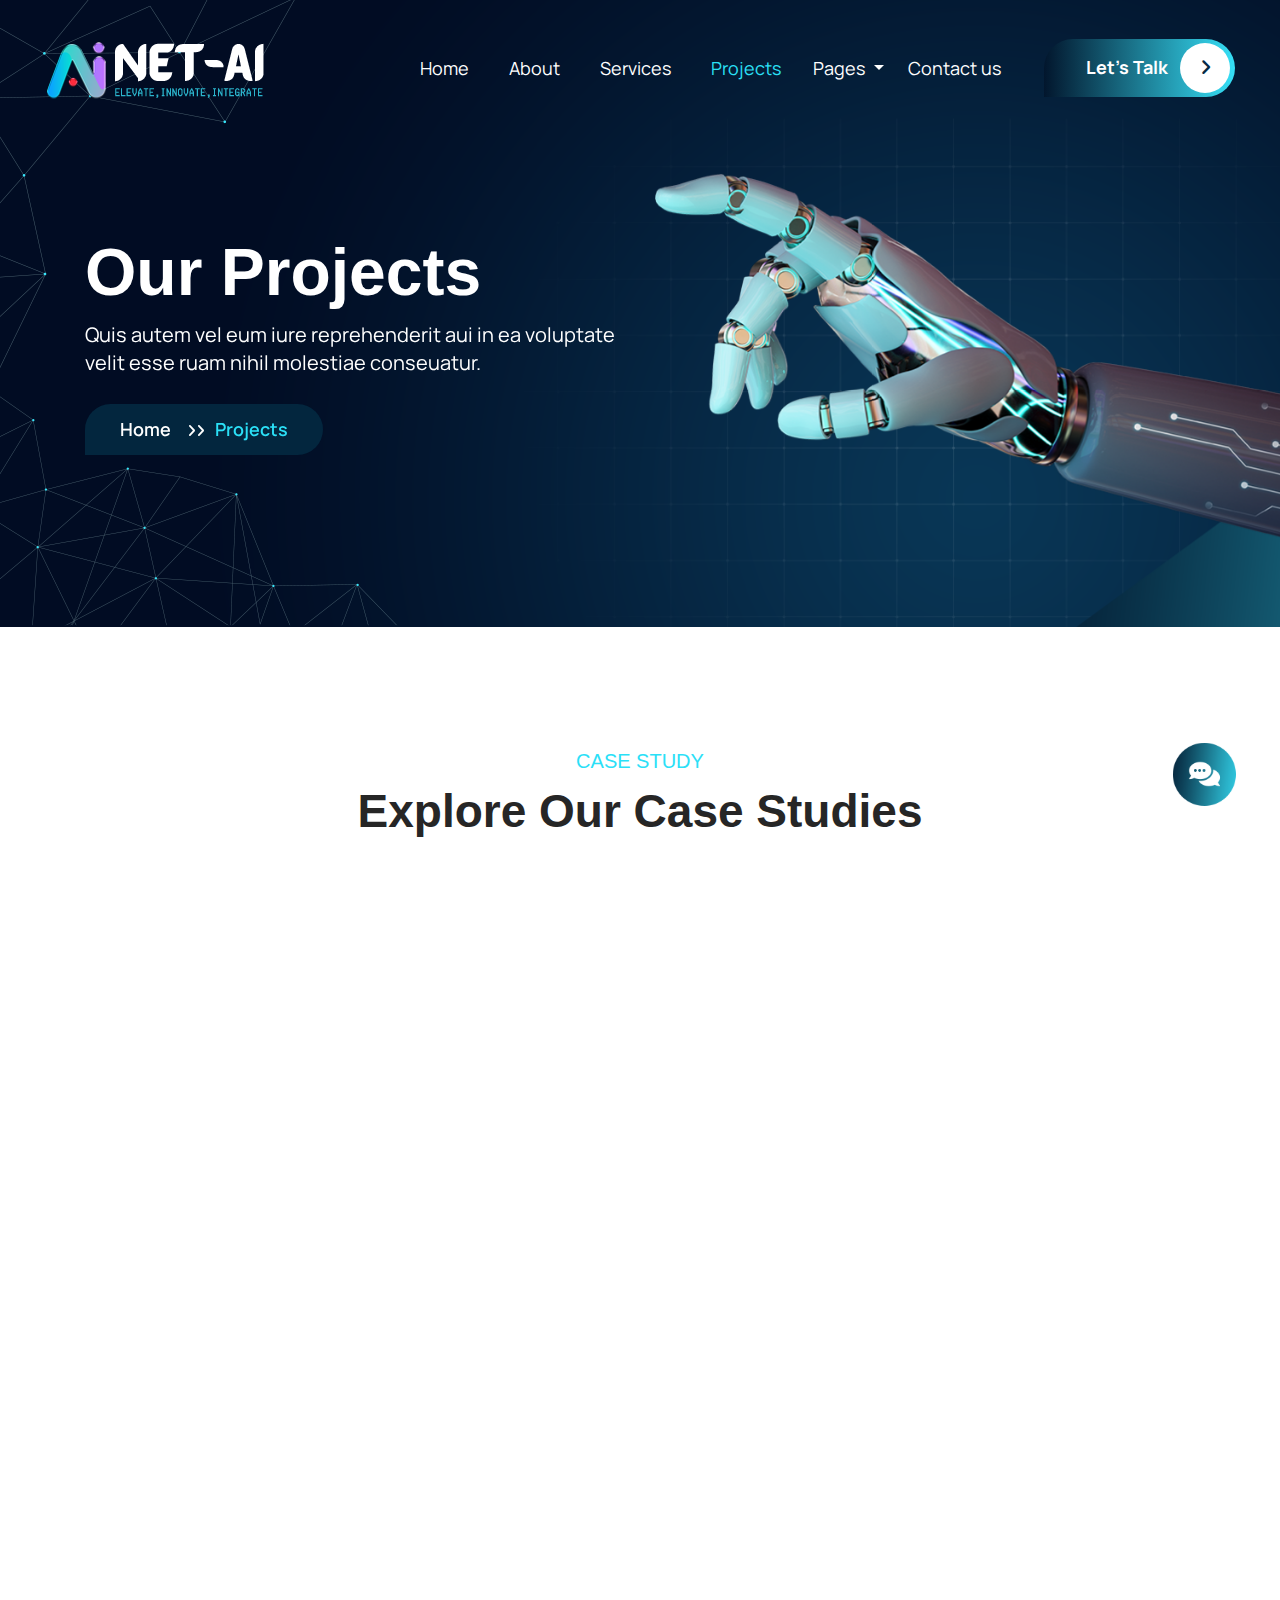
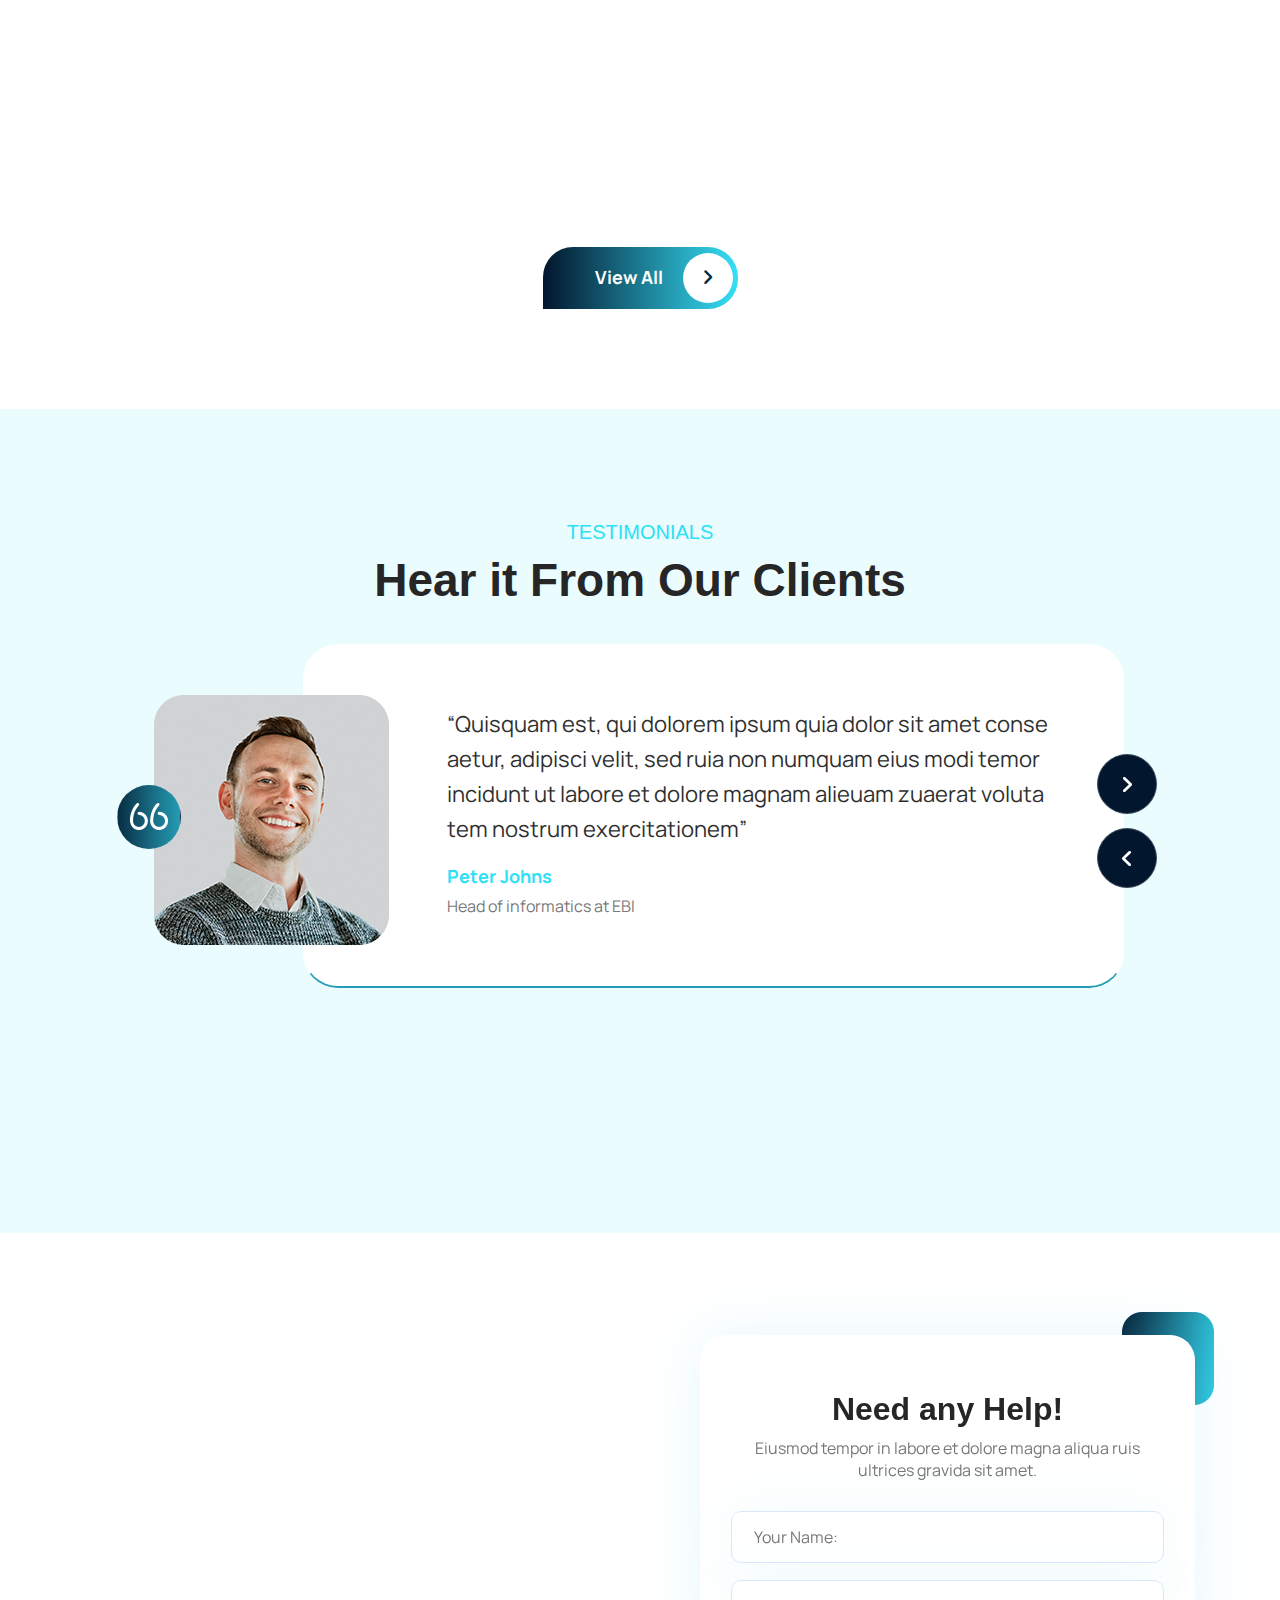
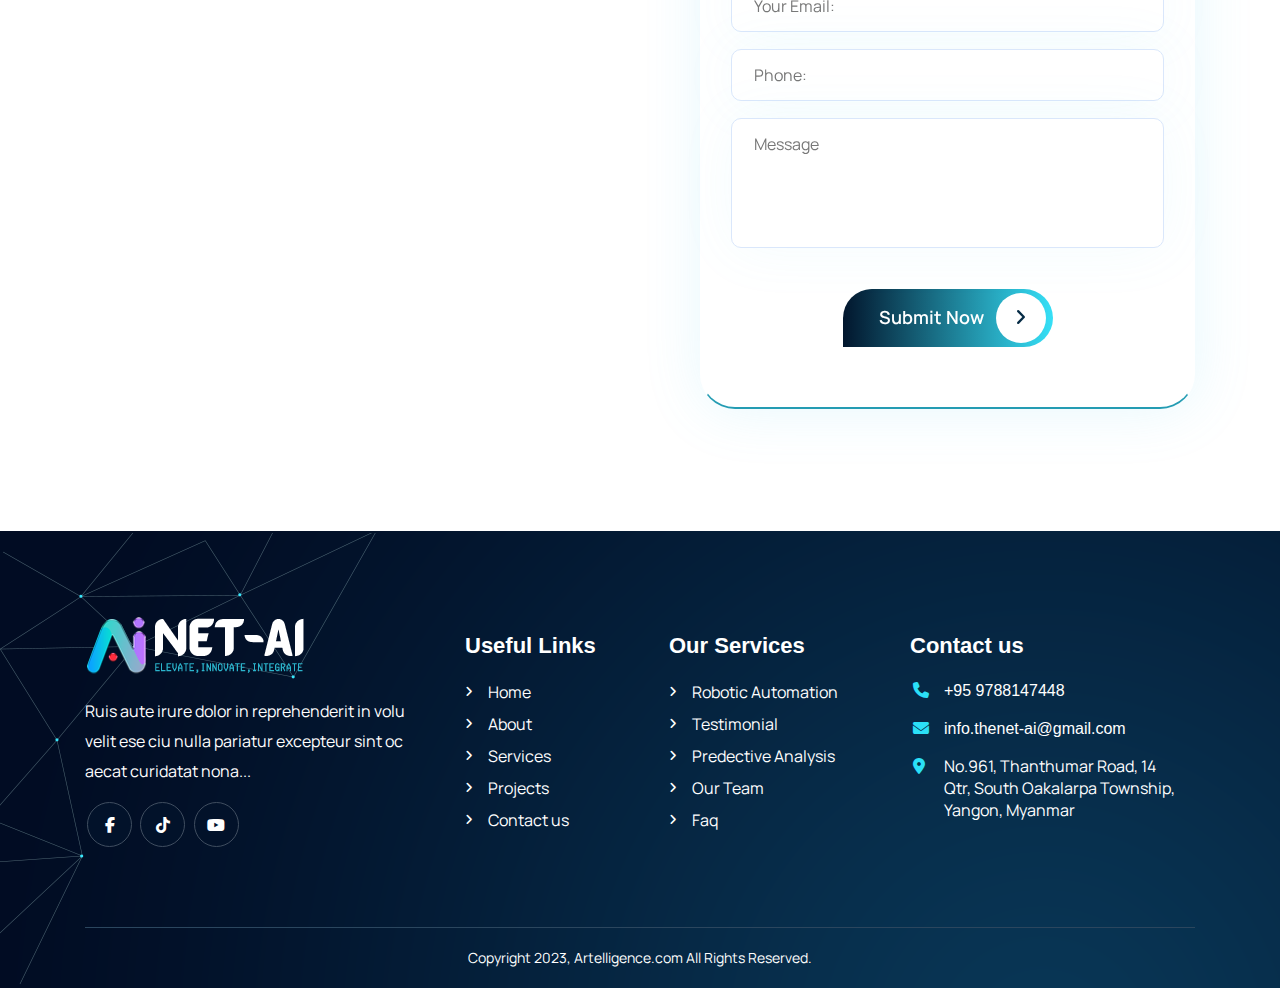
<file: projects.html>
<!DOCTYPE html>
<html lang="zxx">

<head>
    <title>Projects | Net.Ai</title>
    <!-- /SEO Ultimate -->
    <meta name="viewport" content="width=device-width, initial-scale=1, maximum-scale=1, user-scalable=0">
    <meta charset="utf-8">
    <link rel="icon" type="image/png" href="assets/images/NetAi.png" />
    <!-- Latest compiled and minified CSS -->
    <link href="assets/bootstrap/bootstrap.min.css" rel="stylesheet">
    <link rel="stylesheet" href="assets/js/bootstrap.min.js">
    <!-- Font Awesome link -->
    <link rel="stylesheet" href="cdnjs.cloudflare.com/ajax/libs/font-awesome/6.1.1/css/all.min.css">
    <!-- StyleSheet link CSS -->
    <link href="assets/css/style.css" rel="stylesheet" type="text/css">
    <link href="assets/css/responsive.css" rel="stylesheet" type="text/css">
    <link rel="stylesheet" href="cdnjs.cloudflare.com/ajax/libs/magnific-popup.js/1.1.0/magnific-popup.css">
    <link href="unpkg.com/aos%402.3.1/dist/aos.css" rel="stylesheet">
</head>

<body>
<!--Header  -->
<div class="sub-banner">
    <header class="header">
        <div class="container-fluid">
            <nav class="navbar navbar-expand-lg navbar-light">
                <a class="navbar-brand" href="index.html"><figure class="mb-0 banner-logo"><img src="assets/images/Net AI - Small (Logo) Website1.png" alt="" class="img-fluid"></figure></a>
                <button class="navbar-toggler collapsed" type="button" data-toggle="collapse" data-target="#navbarSupportedContent" aria-controls="navbarSupportedContent" aria-expanded="false" 
                aria-label="Toggle navigation">
                <span class="navbar-toggler-icon"></span>
                <span class="navbar-toggler-icon"></span>
                <span class="navbar-toggler-icon"></span>
                </button>
                <div class="collapse navbar-collapse" id="navbarSupportedContent">
                    <ul class="navbar-nav ml-auto">
                        <li class="nav-item">
                            <a class="nav-link" href="index.html">Home</a>
                        </li>
                        <li class="nav-item">
                            <a class="nav-link" href="about.html">About</a>
                        </li>
                        <li class="nav-item">
                            <a class="nav-link" href="service.html">Services</a>
                        </li>
                        <li class="nav-item active">
                            <a class="nav-link" href="projects.html">Projects</a>
                        </li>
                        <li class="nav-space nav-item dropdown">
                            <a class="nav-link dropdown-toggle dropdown-color navbar-text-color" href="#" id="navbarDropdown" role="button" data-toggle="dropdown" aria-haspopup="true"
                                aria-expanded="false"> Pages </a>
                            <div class="dropdown-menu drop-down-content">
                                <ul class="list-unstyled drop-down-pages">
                                    <li class="nav-item">
                                        <a class="dropdown-item nav-link" href="team.html">Teams</a>
                                    </li>
                                    <li class="nav-item">
                                        <a class="dropdown-item nav-link" href="faq.html">Faq's</a>
                                    </li>
                                </ul>
                            </div>
                        </li>
                        <li class="nav-space nav-item">
                            <a class="nav-link" href="contact.html">Contact us</a>
                        </li>
                        <li class="nav-item">
                            <a class="nav-link lets_talk" href="contact.html">Let's Talk<i class="circle fa-regular fa-angle-right"></i></a>
                        </li>
                    </ul>
                </div>
            </nav>
        </div>
    </header>
    <figure class="sub-bannersideshape mb-0">
        <img src="assets/images/sub-bannersideshape.png" alt="" class="img-fluid">
    </figure>
<!-- Sub-Banner -->
    <section class="banner-section">
        <div class="container">
            <div class="row">
                <div class="col-lg-7 col-md-6 col-sm-12 col-12">
                    <div class="banner_content" data-aos="fade-right">
                        <h1 class="text-white">Our Projects</h1>
                        <p class="text-white">Quis autem vel eum iure reprehenderit aui in ea voluptate velit esse ruam nihil molestiae conseuatur.</p>
                        <div class="box">
                            <span class="mb-0">Home</span><i class="first fa-regular fa-angle-right"></i><i class="second fa-regular fa-angle-right"></i><span class="mb-0 box_span">Projects</span>
                        </div> 
                    </div>
                </div> 
                <div class="col-lg-5 col-md-6 col-sm-12 col-12">
                    <div class="banner_wrapper">
                        <figure class="mb-0 sub-bannerimage">
                            <img src="assets/images/sub-bannerimage.png" alt="" class="">
                        </figure> 
                    </div>  
                </div>
            </div>
        </div> 
        <figure class="sub-bannersideshape2 mb-0">
            <img src="assets/images/sub-bannersideshape2.png" alt="" class="img-fluid">
        </figure>
    </section>
</div>
<!-- Case Study -->
<section class="study-section">
    <div class="container">
        <div class="row">
            <div class="col-12">
                <div class="study_content">
                    <h5>Case Study</h5>
                    <h2>Explore Our Case Studies</h2>
                </div>
            </div>
        </div>
        <div class="row" data-aos="fade-up">
            <div class="col-lg-4 col-md-4 col-sm-6 col-12">
                <div class="case-box overlay">
                    <figure class="image mb-0">
                        <img src="assets/images/case-image1.png" alt="" class="img-fluid">
                    </figure>
                    <div class="content">
                        <span class="text-white">Robot Technology</span>
                        <h4 class="text-white">Officia deserunt mollitia animi nobis</h4>
                        <i class="circle fa-regular fa-angle-right"></i>
                    </div>
                </div>
            </div>
            <div class="col-lg-4 col-md-4 col-sm-6 col-12">
                <div class="case-box overlay">
                    <figure class="image mb-0">
                        <img src="assets/images/case-image2.png" alt="" class="img-fluid">
                    </figure>
                    <div class="content">
                        <span class="text-white">User Research</span>
                        <h4 class="text-white">Eum iure reprehenderit velit esse</h4>
                        <i class="circle fa-regular fa-angle-right"></i>
                    </div>
                </div>
            </div>
            <div class="col-lg-4 col-md-4 col-sm-6 col-12">
                <div class="case-box overlay">
                    <figure class="image mb-0">
                        <img src="assets/images/case-image3.png" alt="" class="img-fluid">
                    </figure>
                    <div class="content">
                        <span class="text-white">Machine Learning</span>
                        <h4 class="text-white">Duis aute irure dolor in reprehenderit</h4>
                        <i class="circle fa-regular fa-angle-right"></i>
                    </div>
                </div>
            </div>
        </div>
        <div class="lower-images" data-aos="fade-up">
            <div class="row">
                <div class="col-lg-4 col-md-4 col-sm-6 col-12">
                    <div class="case-box overlay">
                        <figure class="image mb-0">
                            <img src="assets/images/case-image4.png" alt="" class="img-fluid">
                        </figure>
                        <div class="content">
                            <span class="text-white">Data Science</span>
                            <h4 class="text-white">Numruam eius modi tema incidunt labore </h4>
                            <i class="circle fa-regular fa-angle-right"></i>
                        </div>
                    </div>
                </div>
                <div class="col-lg-4 col-md-4 col-sm-6 col-12">
                    <div class="case-box overlay">
                        <figure class="image mb-0">
                            <img src="assets/images/case-image5.png" alt="" class="img-fluid">
                        </figure>
                        <div class="content text-pd">
                            <span class="text-white">Artificial Intelligence</span>
                            <h4 class="text-white">Molestiae non recusana delectuse</h4>
                            <i class="circle fa-regular fa-angle-right"></i>
                        </div>
                    </div>
                </div>
                <div class="col-lg-4 col-md-4 col-sm-6 col-12">
                    <div class="case-box overlay">
                        <figure class="image mb-0">
                            <img src="assets/images/case-image6.png" alt="" class="img-fluid">
                        </figure>
                        <div class="content">
                            <span class="text-white">BI execution</span>
                            <h4 class="text-white">Exercitation ullamco laboris nisa</h4>
                            <i class="circle fa-regular fa-angle-right"></i>
                        </div>
                    </div>
                </div>
            </div>
        </div>
        <div class="button">
            <a class="view_all text-decoration-none" href="about.html">View All<i class="circle fa-regular fa-angle-right"></i></a>
        </div>
    </div>
</section>
<!-- Testimonial -->
<section class="testimonial-section">
    <div class="container">
        <div class="row position-relative">
            <div class="col-12">
                <div class="heading">
                    <h5>Testimonials</h5>
                    <h2>Hear it From Our Clients</h2>
                </div>
                <div id="carouselExampleControls" class="carousel slide" data-ride="carousel">
                    <div class="carousel-inner">
                        <div class="carousel-item active">
                            <div class="testimonial_content">
                                <div class="content-box">
                                    <p class="h4">“Quisquam est, qui dolorem ipsum quia dolor sit amet conse aetur, adipisci velit, sed ruia non numquam eius modi temor
                                        incidunt ut labore et dolore magnam alieuam zuaerat voluta tem nostrum exercitationem”</p>
                                    <figure class="testimonial-image mb-0">
                                        <img src="assets/images/testimonial-image.png" alt="" class="img-fluid">
                                    </figure>
                                    <span class="text-size-18">Peter Johns</span>
                                    <span class="text-size-16 mb-0">Head of informatics at EBI</span>
                                    <div class="box">
                                        <figure class="testimonial-comas mb-0">
                                            <img src="assets/images/testimonial-comas.png" alt="" class="img-fluid">
                                        </figure>
                                    </div>
                                </div>
                            </div>
                        </div>
                        <div class="carousel-item">
                            <div class="testimonial_content">
                                <div class="content-box">
                                    <p>“Quisquam est, qui dolorem ipsum quia dolor sit amet conse aetur, adipisci velit, sed ruia non numquam eius modi temor
                                        incidunt ut labore et dolore magnam alieuam zuaerat voluta tem nostrum exercitationem”</p>
                                    <figure class="testimonial-image mb-0">
                                        <img src="assets/images/testimonial-image.png" alt="" class="img-fluid">
                                    </figure>
                                    <span class="text-size-18">Peter Johns</span>
                                    <span class="text-size-16 mb-0">Head of informatics at EBI</span>
                                    <div class="box">
                                        <figure class="testimonial-comas">
                                            <img src="assets/images/testimonial-comas.png" alt="" class="img-fluid">
                                        </figure>
                                    </div>
                                </div>
                            </div>
                        </div>
                    </div>
                    <div class="pagination-outer">
                        <a class="carousel-control-next" href="#carouselExampleControls" role="button" data-slide="next">
                            <i class="fa-solid fa-angle-right"></i>
                            <span class="sr-only">Next</span>
                        </a>
                        <a class="carousel-control-prev" href="#carouselExampleControls" role="button" data-slide="prev">
                            <i class="fa-solid fa-angle-left"></i>
                            <span class="sr-only">Previous</span>
                        </a>
                    </div>
                </div>
            </div>
        </div>
        <figure class="mb-0 testimonial-sideimage">
            <img src="assets/images/testimonial-sideimage.png" alt="" class="img-fluid">
        </figure>
    </div>
    <!-- Partner -->
    <div class="partner-section"> 
        <div class="container">
            <div class="partner" data-aos="fade-up">
                <ul class="mb-0 list-unstyled">
                    <li>
                        <figure class="mb-0 partner1 img1">
                            <img class="img-fluid" src="assets/images/partner1.png" alt="">
                        </figure>
                    </li>
                    <li>
                        <figure class="mb-0 partner1 partner2 img2">
                            <img class="img-fluid" src="assets/images/partner2.png" alt="">
                        </figure>
                    </li>
                    <li class="img-mb">
                        <figure class="mb-0 partner1 partner3 img3">
                            <img class="img-fluid" src="assets/images/partner3.png" alt="">
                        </figure>
                    </li>
                    <li>
                        <figure class="mb-0 partner1 partner4 img4">
                            <img class="img-fluid" src="assets/images/partner4.png" alt="">
                        </figure>
                    </li>
                    <li>
                        <figure class="mb-0 partner1 partner5 img5">
                            <img class="img-fluid" src="assets/images/partner5.png" alt="">
                        </figure>
                    </li>
                </ul>
            </div>
        </div>
    </div>
</section>
<!--FAQ / Need section-->
<section class="faq-section">
    <div class="container">
        <div class="row">
            <div class="col-lg-6 col-md-12 col-sm-12 col-12">
                <div class="faq_content" data-aos="fade-right">
                    <h5>faq,s</h5>
                    <h2>Frequently Asked Questions</h2>
                    <div class="faq">
                        <div class="row">
                            <div class="col-12">
                                <div class="accordian-section-inner position-relative">
                                    <div class="accordian-inner">
                                        <div id="accordion1">
                                            <div class="accordion-card">
                                                <div class="card-header" id="headingOne">
                                                    <a href="#" class="btn btn-link collapsed" data-toggle="collapse" data-target="#collapseOne" aria-expanded="false" aria-controls="collapseOne">
                                                        <h4>Antis unde omnis istye natus error?</h4>
                                                    </a>
                                                </div>
                                                <div id="collapseOne" class="collapse" aria-labelledby="headingOne">
                                                    <div class="card-body">
                                                        <p class="text-size-18 text-left mb-0">Labore et dolore magna aliqua quis ipsum suspendis seultrices gravida risus commo ddolore.</p>
                                                    </div>
                                                </div>
                                            </div>
                                            <div class="accordion-card">
                                                <div class="card-header" id="headingTwo">
                                                    <a href="#" class="btn btn-link collapsed" data-toggle="collapse" data-target="#collapseTwo" aria-expanded="false" aria-controls="collapseTwo">
                                                        <h4>Quasi sed architecto beatae vitae?</h4>
                                                    </a>
                                                </div>
                                                <div id="collapseTwo" class="collapse" aria-labelledby="headingTwo">
                                                    <div class="card-body">
                                                        <p class="text-size-18 text-left mb-0">Labore et dolore magna aliqua quis ipsum suspendis seultrices gravida risus commo ddolore.</p>
                                                    </div>
                                                </div>
                                            </div>
                                            <div class="accordion-card">
                                                <div class="card-header" id="headingThree">
                                                    <a href="#" class="btn btn-link collapsed" data-toggle="collapse" data-target="#collapseThree" aria-expanded="false" aria-controls="collapseThree">
                                                        <h4>Totam rem aperiam earue iesa uate?</h4>
                                                    </a>
                                                </div>
                                                <div id="collapseThree" class="collapse" aria-labelledby="headingThree">
                                                    <div class="card-body">
                                                        <p class="text-size-18 text-left mb-0">Labore et dolore magna aliqua quis ipsum suspendis seultrices gravida risus commo ddolore.</p>
                                                    </div>
                                                </div>
                                            </div>
                                            <div class="accordion-card">
                                                <div class="card-header" id="headingFour">
                                                    <a href="#" class="btn btn-link collapsed" data-toggle="collapse" data-target="#collapseFour" aria-expanded="false" aria-controls="collapseFour">
                                                        <h4>Duis lacinia pulvinar turpis lacinia?</h4>
                                                    </a>
                                                </div>
                                                <div id="collapseFour" class="collapse" aria-labelledby="headingFour">
                                                    <div class="card-body">
                                                        <p class="text-size-18 text-left mb-0">Labore et dolore magna aliqua quis ipsum suspendis seultrices gravida risus commo ddolore.</p>
                                                    </div>
                                                </div>
                                            </div>
                                            <div class="accordion-card faq-mb">
                                                <div class="card-header" id="headingFive">
                                                    <a href="#" class="btn btn-link collapsed" data-toggle="collapse" data-target="#collapseFive" aria-expanded="false" aria-controls="collapseFive">
                                                        <h4>Integer lobortis sem conseruat seua?</h4>
                                                    </a>
                                                </div>
                                                <div id="collapseFive" class="collapse" aria-labelledby="headingFive">
                                                    <div class="card-body">
                                                        <p class="text-size-18 text-left mb-0">Labore et dolore magna aliqua quis ipsum suspendis seultrices gravida risus commo ddolore.</p>
                                                    </div>
                                                </div>
                                            </div>
                                        </div>
                                    </div>
                                </div>
                            </div>
                        </div>
                    </div>
                </div>
            </div>
            <div class="col-lg-6 col-md-12 col-sm-12 col-12">
                <div class="need-section">
                    <div class="need_content"> 
                        <h3>Need any Help!</h3>
                        <p class="text-size-16">Eiusmod tempor in  labore et dolore magna aliqua ruis ultrices gravida sit amet.</p>
                        <form id="contactpage" method="POST" action="https://html.designingmedia.com/artelligence/contact-form.php">
                            <div class="row">
                                <div class="col-12">
                                    <div class="form-group mb-0">    
                                    <input type="text" class="form_style" placeholder="Your Name:" name="name"> 
                                    </div>
                                </div>
                                <div class="col-12">
                                    <div class="form-group mb-0">
                                    <input type="email" class="form_style" placeholder="Your Email:" name="emailid">
                                    </div>
                                </div>
                                <div class="col-12">
                                    <div class="form-group mb-0">
                                    <input type="tel" class="form_style" placeholder="Phone:" name="phone">
                                    </div>
                                </div>
                                <div class="col-lg-12">
                                    <div class=" form-group mb-0">    
                                    <textarea class="form_style" placeholder="Message" rows="3" name="msg"></textarea>
                                    </div>
                                </div>
                            </div>
                            <div class="manage-button text-center">
                                <button type="submit" class="submit_now text-decoration-none">Submit Now<i class="circle fa-regular fa-angle-right"></i></button>
                            </div>
                        </form>
                        <figure class="faq-image mb-0">
                            <img src="assets/images/faq-image.png" alt="" class="img-fluid">
                        </figure>
                    </div>
                </div>
            </div>
        </div>
    </div>
</section>
<!-- Footer -->
<section class="footer-section">
    <div class="container">
        <figure class="footer-sideshape mb-0">
            <img src="assets/images/footer-sideshape.png" alt="" class="img-fluid">
        </figure>
        <div class="middle-portion">
            <div class="row">
                <div class="col-lg-4 col-md-5 col-sm-6 col-12">
                    <a href="index.html">
                        <figure class="footer-logo">
                            <img src="assets/images/Net AI - Small (Logo) Website1.png" class="img-fluid" alt="">
                        </figure>
                    </a>
                    <p class="text-size-16 footer-text text-white">Ruis aute irure dolor in reprehenderit in volu velit ese ciu nulla pariatur excepteur sint oc aecat curidatat nona...</p>
                    <ul class="list-unstyled mb-0 social-icons">
                        <li class="circle"><a href="#"><i class="fa-brands fa-facebook-f"></i></a></li>
                        <li class="circle"><a href="#"><i class="fa-brands fa-tiktok"></i></a></li>
                        <li class="circle"><a href="#"><i class="fa-brands fa-youtube"></i></a></li>
                    </ul>
                </div>
                <div class="col-lg-2 col-md-3 col-sm-12 col-12 d-md-block d-none">
                    <div class="links">
                        <h4 class="heading text-white">Useful Links</h4>
                        <ul class="list-unstyled mb-0">
                            <li><i class="fa-solid fa-angle-right"></i><a href="index.html" class=" text-size-16 text text-decoration-none">Home</a></li>
                            <li><i class="fa-solid fa-angle-right"></i><a href="about.html" class=" text-size-16 text text-decoration-none">About</a></li>
                            <li><i class="fa-solid fa-angle-right"></i><a href="service.html" class=" text-size-16 text text-decoration-none">Services</a></li>
                            <li><i class="fa-solid fa-angle-right"></i><a href="projects.html" class=" text-size-16 text text-decoration-none">Projects</a></li>
                            <li><i class="fa-solid fa-angle-right"></i><a href="contact.html" class=" text-size-16 text text-decoration-none">Contact us</a></li>
                        </ul>
                    </div>
                </div>
                <div class="col-lg-3 col-md-2 col-sm-12 col-12 d-lg-block d-none">
                    <div class="links list-pd">
                        <h4 class="heading text-white">Our Services</h4>
                        <ul class="list-unstyled mb-0">
                            <li><i class="fa-solid fa-angle-right"></i><a href="service.html" class=" text-size-16 text text-decoration-none">Robotic Automation</a></li>
                            <li><i class="fa-solid fa-angle-right"></i><a href="projects.html" class=" text-size-16 text text-decoration-none">Testimonial</a></li>
                            <li><i class="fa-solid fa-angle-right"></i><a href="service.html" class=" text-size-16 text text-decoration-none">Predective Analysis</a></li>
                            <li><i class="fa-solid fa-angle-right"></i><a href="team.html" class=" text-size-16 text text-decoration-none">Our Team</a></li>
                            <li><i class="fa-solid fa-angle-right"></i><a href="faq.html" class=" text-size-16 text text-decoration-none">Faq</a></li>
                        </ul>
                    </div>
                </div>
                <div class="col-lg-3 col-md-4 col-sm-6 col-12 d-sm-block">
                    <div class="icon">
                        <h4 class="heading text-white">Contact us</h4>
                        <ul class="list-unstyled mb-0">
                            <li class="text">
                                <i class="fa fa-phone fa-icon footer-location"></i>
                                <a href="tel:+4733378901" class="mb-0 text text-decoration-none text-size-16">+95 9788147448</a></li>
                            <li class="text">
                                <i class="fa fa-envelope fa-icon footer-location"></i>
                                <a href="mailto:info@repay.com" class="mb-0 text text-decoration-none text-size-16">info.thenet-ai@gmail.com</a></li>
                            <li class="text">
                                <i class="fa-solid fa-location-dot footer-location footer-location3"></i>
                                <p class="text-size-16">No.961, Thanthumar Road, 14 Qtr, South Oakalarpa Township, Yangon, Myanmar</p></li>
                        </ul>
                    </div>
                </div>
            </div>
        </div>
        <div id="fixed-form-container">
            <div class="image">
                <figure class="footer-image mb-0">
                    <img src="assets/images/footer-image.png" alt="" class="img-fluid">
                </figure>
            </div>
            <div class="body">
                <form id="contactpage1" method="POST" action="https://html.designingmedia.com/artelligence/contact-form.php">
                    <div class="form-group">
                        <input type="text" class="form-control" placeholder="Your Name:" name="name"> 
                    </div>
                    <div class="form-group">
                        <input type="email" class="form-control" placeholder="Your Email:" name="emailid">
                    </div>
                    <div class="form-group">
                        <input type="tel" class="form-control" placeholder="Phone:" name="phone">
                    </div>
                    <div class="form-group">
                        <textarea class="form_style" placeholder="Message" rows="3" name="msg"></textarea>
                    </div>
                    <button type="submit" class="submit_now text-decoration-none">Submit Now</button>
                </form>
            </div>
        </div>
        <div class="copyright">
            <div class="row">
                <div class="col-12">
                    <p class="mb-0 text-white">Copyright 2023, Artelligence.com All Rights Reserved.</p>
                </div>
            </div>
        </div>
    </div>
</section>
<!-- Latest compiled JavaScript -->
<script src="assets/js/jquery-3.6.0.min.js"> </script>
<script src="assets/js/bootstrap.min.js"> </script>
<script src="assets/js/video_link.js"></script>
<script src="assets/js/video.js"></script>
<script src="assets/js/counter.js"></script>
<script src="assets/js/custom.js"></script>
<script src="assets/js/animation_links.js"></script>
<script src="assets/js/animation.js"></script>
</body>

</html>
</file>
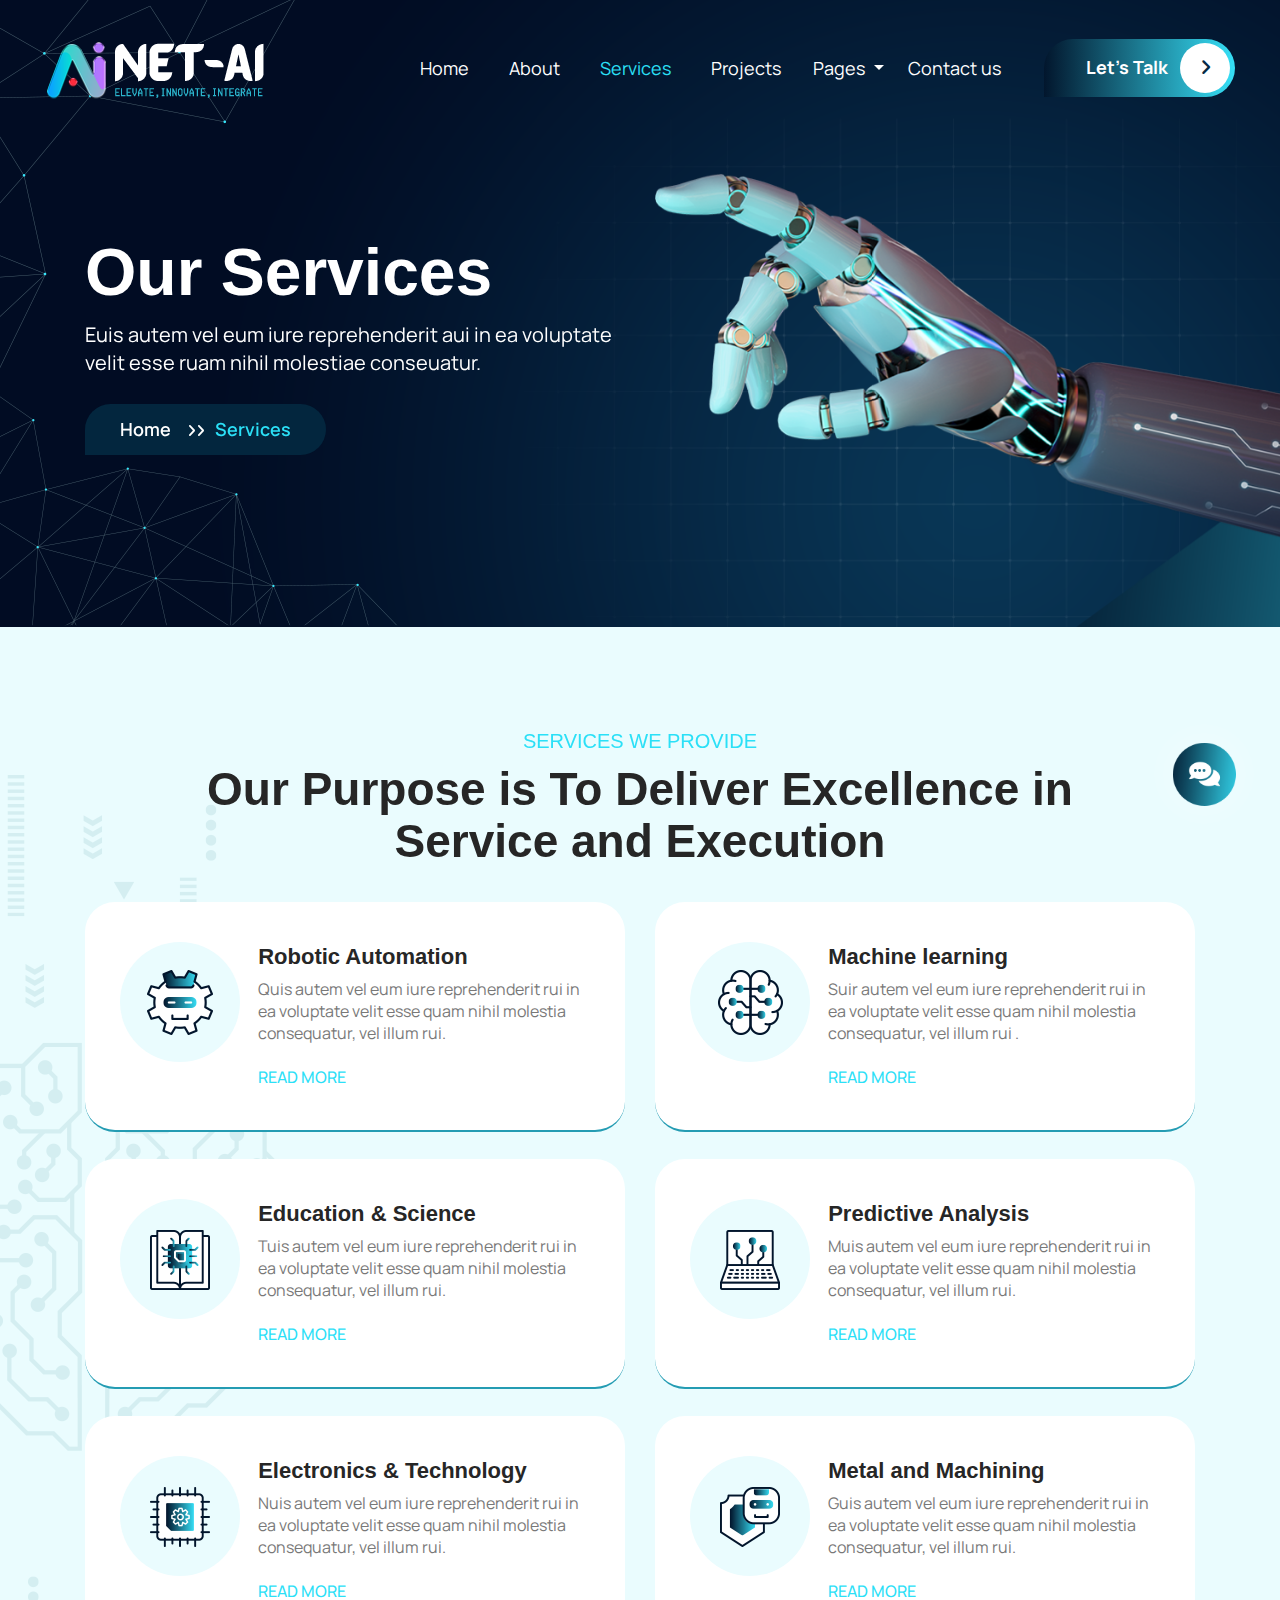
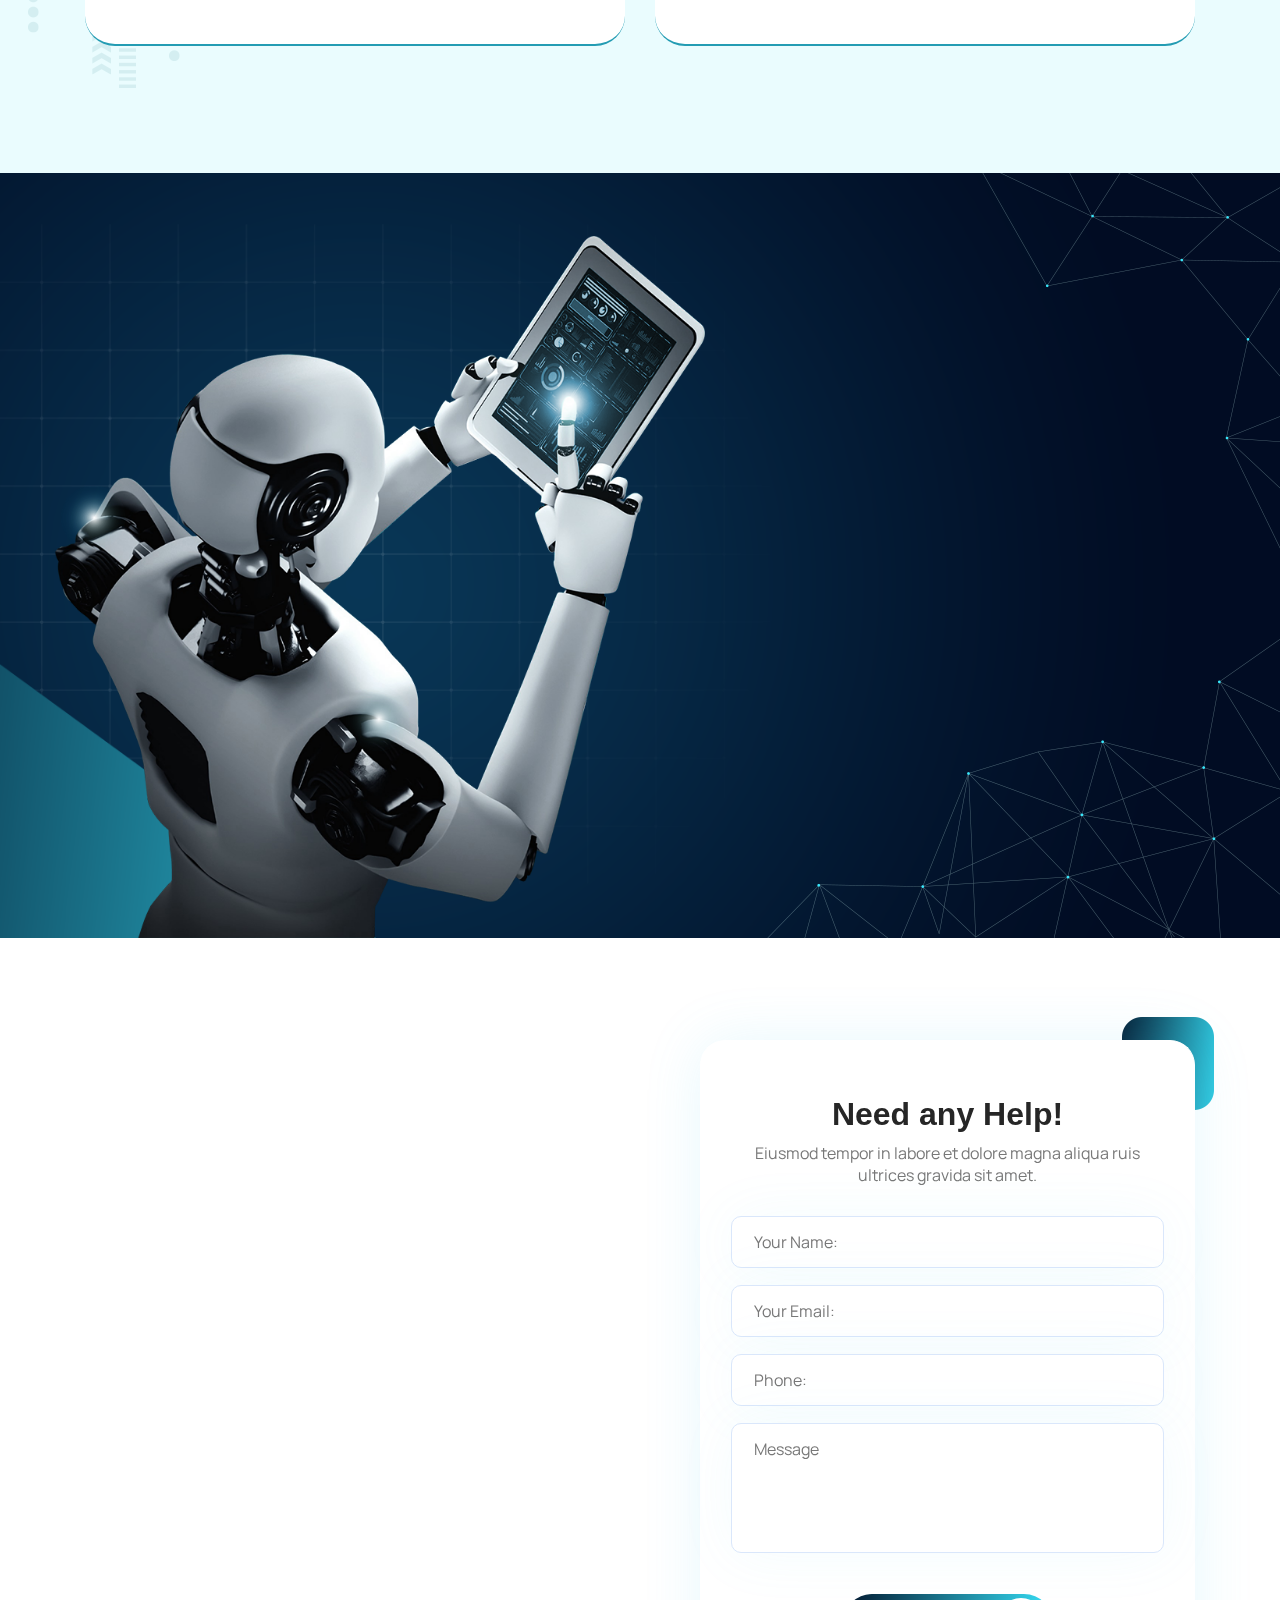
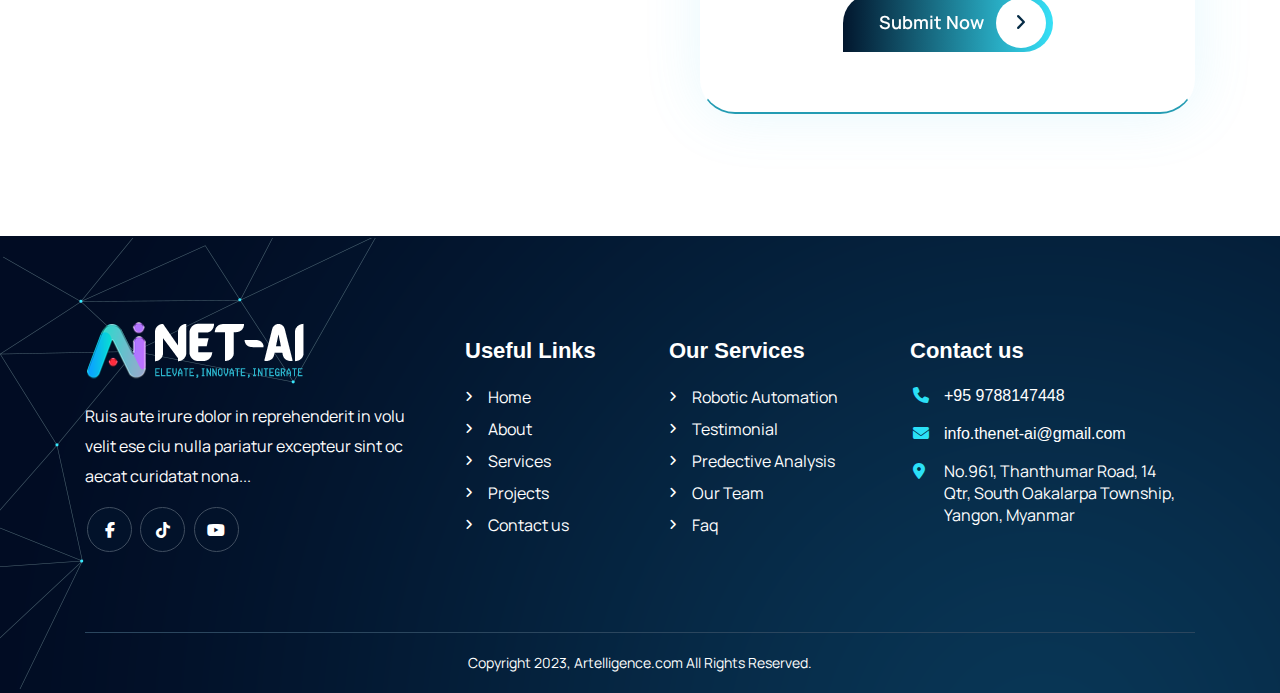
<file: service.html>
<!DOCTYPE html>
<html lang="zxx">

<head>
    <title>Services | Net.Ai</title>
    <!-- /SEO Ultimate -->
    <meta name="viewport" content="width=device-width, initial-scale=1, maximum-scale=1, user-scalable=0">
    <meta charset="utf-8">
    <link rel="icon" type="image/png" href="assets/images/NetAi.png" />
    <!-- Latest compiled and minified CSS -->
    <link href="assets/bootstrap/bootstrap.min.css" rel="stylesheet">
    <link rel="stylesheet" href="assets/js/bootstrap.min.js">
    <!-- Font Awesome link -->
    <link rel="stylesheet" href="cdnjs.cloudflare.com/ajax/libs/font-awesome/6.1.1/css/all.min.css">
    <!-- StyleSheet link CSS -->
    <link href="assets/css/style.css" rel="stylesheet" type="text/css">
    <link href="assets/css/responsive.css" rel="stylesheet" type="text/css">
    <link rel="stylesheet" href="cdnjs.cloudflare.com/ajax/libs/magnific-popup.js/1.1.0/magnific-popup.css">
    <link href="unpkg.com/aos%402.3.1/dist/aos.css" rel="stylesheet">
</head>
<body>
<!--Header  -->
<div class="sub-banner">
    <header class="header">
        <div class="container-fluid">
            <nav class="navbar navbar-expand-lg navbar-light">
                <a class="navbar-brand" href="index.html"><figure class="mb-0 banner-logo"><img src="assets/images/Net AI - Small (Logo) Website1.png" alt="" class="img-fluid"></figure></a>
                <button class="navbar-toggler collapsed" type="button" data-toggle="collapse" data-target="#navbarSupportedContent" aria-controls="navbarSupportedContent" aria-expanded="false" 
                aria-label="Toggle navigation">
                <span class="navbar-toggler-icon"></span>
                <span class="navbar-toggler-icon"></span>
                <span class="navbar-toggler-icon"></span>
                </button>
                <div class="collapse navbar-collapse" id="navbarSupportedContent">
                    <ul class="navbar-nav ml-auto">
                        <li class="nav-item">
                            <a class="nav-link" href="index.html">Home</a>
                        </li>
                        <li class="nav-item">
                            <a class="nav-link" href="about.html">About</a>
                        </li>
                        <li class="nav-item active">
                            <a class="nav-link" href="service.html">Services</a>
                        </li>
                        <li class="nav-item">
                            <a class="nav-link" href="projects.html">Projects</a>
                        </li>
                        <li class="nav-space nav-item dropdown">
                            <a class="nav-link dropdown-toggle dropdown-color navbar-text-color" href="#" id="navbarDropdown" role="button" data-toggle="dropdown" aria-haspopup="true"
                                aria-expanded="false"> Pages </a>
                            <div class="dropdown-menu drop-down-content">
                                <ul class="list-unstyled drop-down-pages">
                                    <li class="nav-item">
                                        <a class="dropdown-item nav-link" href="team.html">Teams</a>
                                    </li>
                                    <li class="nav-item">
                                        <a class="dropdown-item nav-link" href="faq.html">Faq's</a>
                                    </li>
                                </ul>
                            </div>
                        </li>
                        <li class="nav-space nav-item">
                            <a class="nav-link" href="contact.html">Contact us</a>
                        </li>
                        <li class="nav-item">
                            <a class="nav-link lets_talk" href="contact.html">Let's Talk<i class="circle fa-regular fa-angle-right"></i></a>
                        </li>
                    </ul>
                </div>
            </nav>
        </div>
    </header>
    <figure class="sub-bannersideshape mb-0">
        <img src="assets/images/sub-bannersideshape.png" alt="" class="img-fluid">
    </figure>
<!-- Sub-Banner -->
    <section class="banner-section">
        <div class="container">
            <div class="row">
                <div class="col-lg-7 col-md-6 col-sm-12 col-12">
                    <div class="banner_content" data-aos="fade-right">
                        <h1 class="text-white">Our Services</h1>
                        <p class="text-white">Euis autem vel eum iure reprehenderit aui in ea voluptate velit esse ruam nihil molestiae conseuatur.</p>
                        <div class="box">
                            <span class="mb-0">Home</span><i class="first fa-regular fa-angle-right"></i><i class="second fa-regular fa-angle-right"></i><span class="mb-0 box_span">Services</span>
                        </div> 
                    </div>
                </div> 
                <div class="col-lg-5 col-md-6 col-sm-12 col-12">
                    <div class="banner_wrapper">
                        <figure class="mb-0 sub-bannerimage">
                            <img src="assets/images/sub-bannerimage.png" alt="" class="">
                        </figure> 
                    </div>  
                </div>
            </div>
        </div> 
        <figure class="sub-bannersideshape2 mb-0">
            <img src="assets/images/sub-bannersideshape2.png" alt="" class="img-fluid">
        </figure>
    </section>
</div>
<!-- Service we provide -->
<section class="provide-section">
    <div class="container">
        <figure class="team-sideimage mb-0">
            <img src="assets/images/team-sideimage.png" class="img-fluid" alt="">
        </figure>
        <div class="row">
            <div class="col-12">
                <div class="provide_content" data-aos="fade-right">
                    <h5>Services we provide</h5>
                    <h2>Our Purpose is To Deliver Excellence in Service and Execution</h2>
                </div>
            </div>
        </div>
        <div class="service_contentbox">
            <div class="row">
                <div class="col-lg-6 col-md-6 col-sm-12 col-12">
                    <div class="service-box box-mb">
                        <div class="box-image">
                            <figure class="service-reboticon">
                                <img src="assets/images/service-reboticon.png" alt="" class="img-fluid">
                            </figure> 
                        </div>
                        <div class="box-content">
                            <h4>Robotic Automation</h4>
                            <p class="text-size-16">Quis autem vel eum iure reprehenderit rui 
                                in ea voluptate velit esse quam nihil molestia consequatur, vel illum rui.</p>
                            <a class="read_more text-decoration-none" href="service.html">Read More</a>
                        </div>
                    </div> 
                </div>
                <div class="col-lg-6 col-md-6 col-sm-12 col-12">
                    <div class="service-box box-mb">
                        <div class="box-image">
                            <figure class="service-learningicon">
                                <img src="assets/images/service-learningicon.png" alt="" class="img-fluid">
                            </figure>
                        </div>
                        <div class="box-content">
                            <h4>Machine learning</h4>
                            <p class="text-size-16">Suir autem vel eum iure reprehenderit rui 
                                in ea voluptate velit esse quam nihil molestia consequatur, vel illum rui .</p>
                            <a class="read_more text-decoration-none" href="service.html">Read More</a>
                        </div>
                    </div>
                </div>
            </div>
            <div class="row">
                <div class="col-lg-6 col-md-6 col-sm-12 col-12">
                    <div class="service-box">
                        <div class="box-image">
                            <figure class="service-scienceicon">
                                <img src="assets/images/service-scienceicon.png" alt="" class="img-fluid">
                            </figure>
                        </div>
                        <div class="box-content">
                            <h4>Education & Science</h4>
                            <p class="text-size-16">Tuis autem vel eum iure reprehenderit rui 
                                in ea voluptate velit esse quam nihil molestia consequatur, vel illum rui.</p>
                            <a class="read_more text-decoration-none" href="service.html">Read More</a>
                        </div>
                    </div>
                </div>
                <div class="col-lg-6 col-md-6 col-sm-12 col-12">
                    <div class="service-box">
                        <div class="box-image">
                            <figure class="service-analysicon">
                                <img src="assets/images/service-analysicon.png" alt="" class="img-fluid">
                            </figure>
                        </div>
                        <div class="box-content">
                            <h4>Predictive Analysis</h4>
                            <p class="text-size-16">Muis autem vel eum iure reprehenderit rui 
                                in ea voluptate velit esse quam nihil molestia consequatur, vel illum rui.</p>
                            <a class="read_more text-decoration-none" href="service.html">Read More</a>
                        </div>
                    </div>
                </div>
            </div>
            <div class="row">
                <div class="col-lg-6 col-md-6 col-sm-12 col-12">
                    <div class="service-box">
                        <div class="box-image">
                            <figure class="service-technologyicon">
                                <img src="assets/images/service-technologyicon.png" alt="" class="img-fluid">
                            </figure>
                        </div>
                        <div class="box-content">
                            <h4>Electronics & Technology</h4>
                            <p class="text-size-16">Nuis autem vel eum iure reprehenderit rui 
                                in ea voluptate velit esse quam nihil molestia consequatur, vel illum rui.</p>
                            <a class="read_more text-decoration-none" href="service.html">Read More</a>
                        </div>
                    </div>
                </div>
                <div class="col-lg-6 col-md-6 col-sm-12 col-12">
                    <div class="service-box">
                        <div class="box-image">
                            <figure class="service-metalicon">
                                <img src="assets/images/service-metalicon.png" alt="" class="img-fluid">
                            </figure>
                        </div>
                        <div class="box-content">
                            <h4>Metal and Machining</h4>
                            <p class="text-size-16">Guis autem vel eum iure reprehenderit rui 
                                in ea voluptate velit esse quam nihil molestia consequatur, vel illum rui.</p>
                            <a class="read_more text-decoration-none" href="service.html">Read More</a>
                        </div>
                    </div>
                </div>
            </div>
        </div>
    </div>
</section>
<!-- Choose -->
<section class="choose-section">
    <div class="container">
    <figure class="choose-sideshape mb-0">
        <img src="assets/images/choose-sideshape.png" alt="" class="img-fluid">
    </figure>
        <div class="row">
            <div class="col-lg-6 col-md-12 col-sm-12 col-12 order-lg-1 order-2">
                <div class="choose_wrapper">
                    <figure class="mb-0 choose-image">
                        <img src="assets/images/choose-image.png" alt="" class="">
                    </figure> 
                </div>
            </div>
            <div class="col-lg-6 col-md-12 col-sm-12 col-12 order-lg-2 order-1">
                <div class="choose_content" data-aos="fade-right">
                    <h5>Why Choose Us</h5>
                    <h2 class="text-white">Get Closer Look How Business Develop in AI Data Analysis</h2>
                    <p class="text-white text-size-18">Consectetur adipiscing elit sed do eiusmod tempor in 
                        labore et dolore magna aliqua ruis ipsum suspendisse ultrices gravida sit amet.</p>
                    <ul class="list-unstyled mb-0">
                        <li class="text-white text text-size-18"><i class="circle fa-regular fa-angle-right"></i>Quis autem vel eum iure reprehenderit aui</li>
                        <li class="text-white text text-size-18"><i class="circle fa-regular fa-angle-right"></i>Suscipit laboriosam nisi rut aliuid eum iure moli</li>
                        <li class="text-white text text1 text-size-18"><i class="circle fa-regular fa-angle-right"></i>Dolor repellendus temporibus autem auibus</li>
                    </ul>
                    <a class="read_more text-decoration-none" href="about.html">Read More<i class="circle fa-regular fa-angle-right"></i></a>
                </div>
            </div>
        </div>
    </div>
    <figure class="choose-sideshape2 mb-0">
        <img src="assets/images/choose-sideshape2.png" alt="" class="img-fluid">
    </figure>   
</section>
<!--FAQ / Need section-->
<section class="faq-section">
    <div class="container">
        <div class="row">
            <div class="col-lg-6 col-md-12 col-sm-12 col-12">
                <div class="faq_content" data-aos="fade-right">
                    <h5>faq,s</h5>
                    <h2>Frequently Asked Questions</h2>
                    <div class="faq">
                        <div class="row">
                            <div class="col-12">
                                <div class="accordian-section-inner position-relative">
                                    <div class="accordian-inner">
                                        <div id="accordion1">
                                            <div class="accordion-card">
                                                <div class="card-header" id="headingOne">
                                                    <a href="#" class="btn btn-link collapsed" data-toggle="collapse" data-target="#collapseOne" aria-expanded="false" aria-controls="collapseOne">
                                                        <h4>Antis unde omnis istye natus error?</h4>
                                                    </a>
                                                </div>
                                                <div id="collapseOne" class="collapse" aria-labelledby="headingOne">
                                                    <div class="card-body">
                                                        <p class="text-size-18 text-left mb-0">Labore et dolore magna aliqua quis ipsum suspendis seultrices gravida risus commo ddolore.</p>
                                                    </div>
                                                </div>
                                            </div>
                                            <div class="accordion-card">
                                                <div class="card-header" id="headingTwo">
                                                    <a href="#" class="btn btn-link collapsed" data-toggle="collapse" data-target="#collapseTwo" aria-expanded="false" aria-controls="collapseTwo">
                                                        <h4>Quasi sed architecto beatae vitae?</h4>
                                                    </a>
                                                </div>
                                                <div id="collapseTwo" class="collapse" aria-labelledby="headingTwo">
                                                    <div class="card-body">
                                                        <p class="text-size-18 text-left mb-0">Labore et dolore magna aliqua quis ipsum suspendis seultrices gravida risus commo ddolore.</p>
                                                    </div>
                                                </div>
                                            </div>
                                            <div class="accordion-card">
                                                <div class="card-header" id="headingThree">
                                                    <a href="#" class="btn btn-link collapsed" data-toggle="collapse" data-target="#collapseThree" aria-expanded="false" aria-controls="collapseThree">
                                                        <h4>Totam rem aperiam earue iesa uate?</h4>
                                                    </a>
                                                </div>
                                                <div id="collapseThree" class="collapse" aria-labelledby="headingThree">
                                                    <div class="card-body">
                                                        <p class="text-size-18 text-left mb-0">Labore et dolore magna aliqua quis ipsum suspendis seultrices gravida risus commo ddolore.</p>
                                                    </div>
                                                </div>
                                            </div>
                                            <div class="accordion-card">
                                                <div class="card-header" id="headingFour">
                                                    <a href="#" class="btn btn-link collapsed" data-toggle="collapse" data-target="#collapseFour" aria-expanded="false" aria-controls="collapseFour">
                                                        <h4>Duis lacinia pulvinar turpis lacinia?</h4>
                                                    </a>
                                                </div>
                                                <div id="collapseFour" class="collapse" aria-labelledby="headingFour">
                                                    <div class="card-body">
                                                        <p class="text-size-18 text-left mb-0">Labore et dolore magna aliqua quis ipsum suspendis seultrices gravida risus commo ddolore.</p>
                                                    </div>
                                                </div>
                                            </div>
                                            <div class="accordion-card faq-mb">
                                                <div class="card-header" id="headingFive">
                                                    <a href="#" class="btn btn-link collapsed" data-toggle="collapse" data-target="#collapseFive" aria-expanded="false" aria-controls="collapseFive">
                                                        <h4>Integer lobortis sem conseruat seua?</h4>
                                                    </a>
                                                </div>
                                                <div id="collapseFive" class="collapse" aria-labelledby="headingFive">
                                                    <div class="card-body">
                                                        <p class="text-size-18 text-left mb-0">Labore et dolore magna aliqua quis ipsum suspendis seultrices gravida risus commo ddolore.</p>
                                                    </div>
                                                </div>
                                            </div>
                                        </div>
                                    </div>
                                </div>
                            </div>
                        </div>
                    </div>
                </div>
            </div>
            <div class="col-lg-6 col-md-12 col-sm-12 col-12">
                <div class="need-section">
                    <div class="need_content"> 
                        <h3>Need any Help!</h3>
                        <p class="text-size-16">Eiusmod tempor in  labore et dolore magna aliqua ruis ultrices gravida sit amet.</p>
                        <form id="contactpage" method="POST" action="https://html.designingmedia.com/artelligence/contact-form.php">
                            <div class="row">
                                <div class="col-12">
                                    <div class="form-group mb-0">    
                                    <input type="text" class="form_style" placeholder="Your Name:" name="name"> 
                                    </div>
                                </div>
                                <div class="col-12">
                                    <div class="form-group mb-0">
                                    <input type="email" class="form_style" placeholder="Your Email:" name="emailid">
                                    </div>
                                </div>
                                <div class="col-12">
                                    <div class="form-group mb-0">
                                    <input type="tel" class="form_style" placeholder="Phone:" name="phone">
                                    </div>
                                </div>
                                <div class="col-lg-12">
                                    <div class=" form-group mb-0">    
                                    <textarea class="form_style" placeholder="Message" rows="3" name="msg"></textarea>
                                    </div>
                                </div>
                            </div>
                            <div class="manage-button text-center">
                                <button type="submit" class="submit_now text-decoration-none">Submit Now<i class="circle fa-regular fa-angle-right"></i></button>
                            </div>
                        </form>
                        <figure class="faq-image mb-0">
                            <img src="assets/images/faq-image.png" alt="" class="img-fluid">
                        </figure>
                    </div>
                </div>
            </div>
        </div>
    </div>
</section>
<!-- Footer -->
<section class="footer-section">
    <div class="container">
        <figure class="footer-sideshape mb-0">
            <img src="assets/images/footer-sideshape.png" alt="" class="img-fluid">
        </figure>
        <div class="middle-portion">
            <div class="row">
                <div class="col-lg-4 col-md-5 col-sm-6 col-12">
                    <a href="index.html">
                        <figure class="footer-logo">
                            <img src="assets/images/Net AI - Small (Logo) Website1.png" class="img-fluid" alt="">
                        </figure>
                    </a>
                    <p class="text-size-16 footer-text text-white">Ruis aute irure dolor in reprehenderit in volu velit ese ciu nulla pariatur excepteur sint oc aecat curidatat nona...</p>
                    <ul class="list-unstyled mb-0 social-icons">
                        <li class="circle"><a href="#"><i class="fa-brands fa-facebook-f"></i></a></li>
                        <li class="circle"><a href="#"><i class="fa-brands fa-tiktok"></i></a></li>
                        <li class="circle"><a href="#"><i class="fa-brands fa-youtube"></i></a></li>
                    </ul>
                </div>
                <div class="col-lg-2 col-md-3 col-sm-12 col-12 d-md-block d-none">
                    <div class="links">
                        <h4 class="heading text-white">Useful Links</h4>
                        <ul class="list-unstyled mb-0">
                            <li><i class="fa-solid fa-angle-right"></i><a href="index.html" class=" text-size-16 text text-decoration-none">Home</a></li>
                            <li><i class="fa-solid fa-angle-right"></i><a href="about.html" class=" text-size-16 text text-decoration-none">About</a></li>
                            <li><i class="fa-solid fa-angle-right"></i><a href="service.html" class=" text-size-16 text text-decoration-none">Services</a></li>
                            <li><i class="fa-solid fa-angle-right"></i><a href="projects.html" class=" text-size-16 text text-decoration-none">Projects</a></li>
                            <li><i class="fa-solid fa-angle-right"></i><a href="contact.html" class=" text-size-16 text text-decoration-none">Contact us</a></li>
                        </ul>
                    </div>
                </div>
                <div class="col-lg-3 col-md-2 col-sm-12 col-12 d-lg-block d-none">
                    <div class="links list-pd">
                        <h4 class="heading text-white">Our Services</h4>
                        <ul class="list-unstyled mb-0">
                            <li><i class="fa-solid fa-angle-right"></i><a href="service.html" class=" text-size-16 text text-decoration-none">Robotic Automation</a></li>
                            <li><i class="fa-solid fa-angle-right"></i><a href="projects.html" class=" text-size-16 text text-decoration-none">Testimonial</a></li>
                            <li><i class="fa-solid fa-angle-right"></i><a href="service.html" class=" text-size-16 text text-decoration-none">Predective Analysis</a></li>
                            <li><i class="fa-solid fa-angle-right"></i><a href="team.html" class=" text-size-16 text text-decoration-none">Our Team</a></li>
                            <li><i class="fa-solid fa-angle-right"></i><a href="faq.html" class=" text-size-16 text text-decoration-none">Faq</a></li>
                        </ul>
                    </div>
                </div>
                <div class="col-lg-3 col-md-4 col-sm-6 col-12 d-sm-block">
                    <div class="icon">
                        <h4 class="heading text-white">Contact us</h4>
                        <ul class="list-unstyled mb-0">
                            <li class="text">
                                <i class="fa fa-phone fa-icon footer-location"></i>
                                <a href="tel:+4733378901" class="mb-0 text text-decoration-none text-size-16">+95 9788147448</a></li>
                            <li class="text">
                                <i class="fa fa-envelope fa-icon footer-location"></i>
                                <a href="mailto:info@repay.com" class="mb-0 text text-decoration-none text-size-16">info.thenet-ai@gmail.com</a></li>
                            <li class="text">
                                <i class="fa-solid fa-location-dot footer-location footer-location3"></i>
                                <p class="text-size-16">No.961, Thanthumar Road, 14 Qtr, South Oakalarpa Township, Yangon, Myanmar</p></li>
                        </ul>
                    </div>
                </div>
            </div>
        </div>
        <div id="fixed-form-container">
            <div class="image">
                <figure class="footer-image mb-0">
                    <img src="assets/images/footer-image.png" alt="" class="img-fluid">
                </figure>
            </div>
            <div class="body">
                <form id="contactpage1" method="POST" action="https://html.designingmedia.com/artelligence/contact-form.php">
                    <div class="form-group">
                        <input type="text" class="form-control" placeholder="Your Name:" name="name"> 
                    </div>
                    <div class="form-group">
                        <input type="email" class="form-control" placeholder="Your Email:" name="emailid">
                    </div>
                    <div class="form-group">
                        <input type="tel" class="form-control" placeholder="Phone:" name="phone">
                    </div>
                    <div class="form-group">
                        <textarea class="form_style" placeholder="Message" rows="3" name="msg"></textarea>
                    </div>
                    <button type="submit" class="submit_now text-decoration-none">Submit Now</button>
                </form>
            </div>
        </div>
        <div class="copyright">
            <div class="row">
                <div class="col-12">
                    <p class="mb-0 text-white">Copyright 2023, Artelligence.com All Rights Reserved.</p>
                </div>
            </div>
        </div>
    </div>
</section>
<!-- Latest compiled JavaScript -->
<script src="assets/js/jquery-3.6.0.min.js"> </script>
<script src="assets/js/bootstrap.min.js"> </script>
<script src="assets/js/video_link.js"></script>
<script src="assets/js/video.js"></script>
<script src="assets/js/counter.js"></script>
<script src="assets/js/custom.js"></script>
<script src="assets/js/animation_links.js"></script>
<script src="assets/js/animation.js"></script>
</body>

</html>
</file>
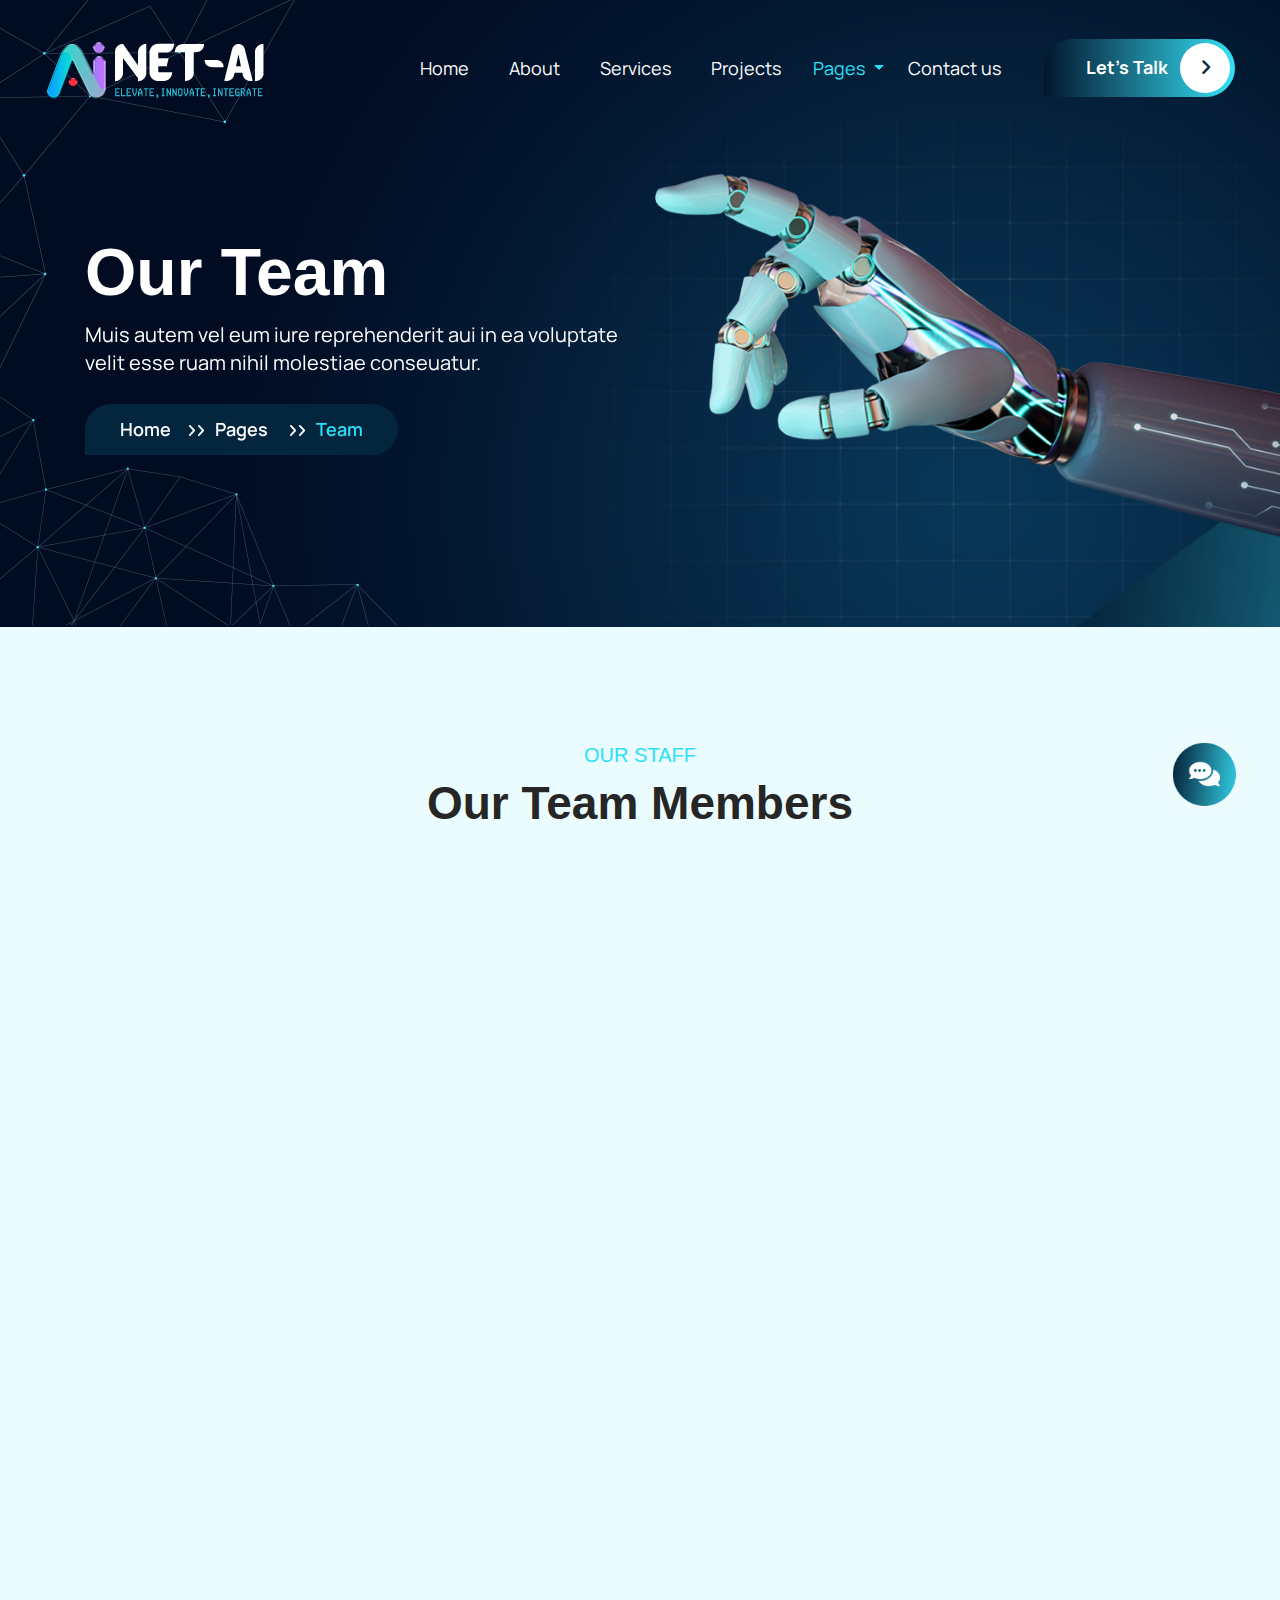
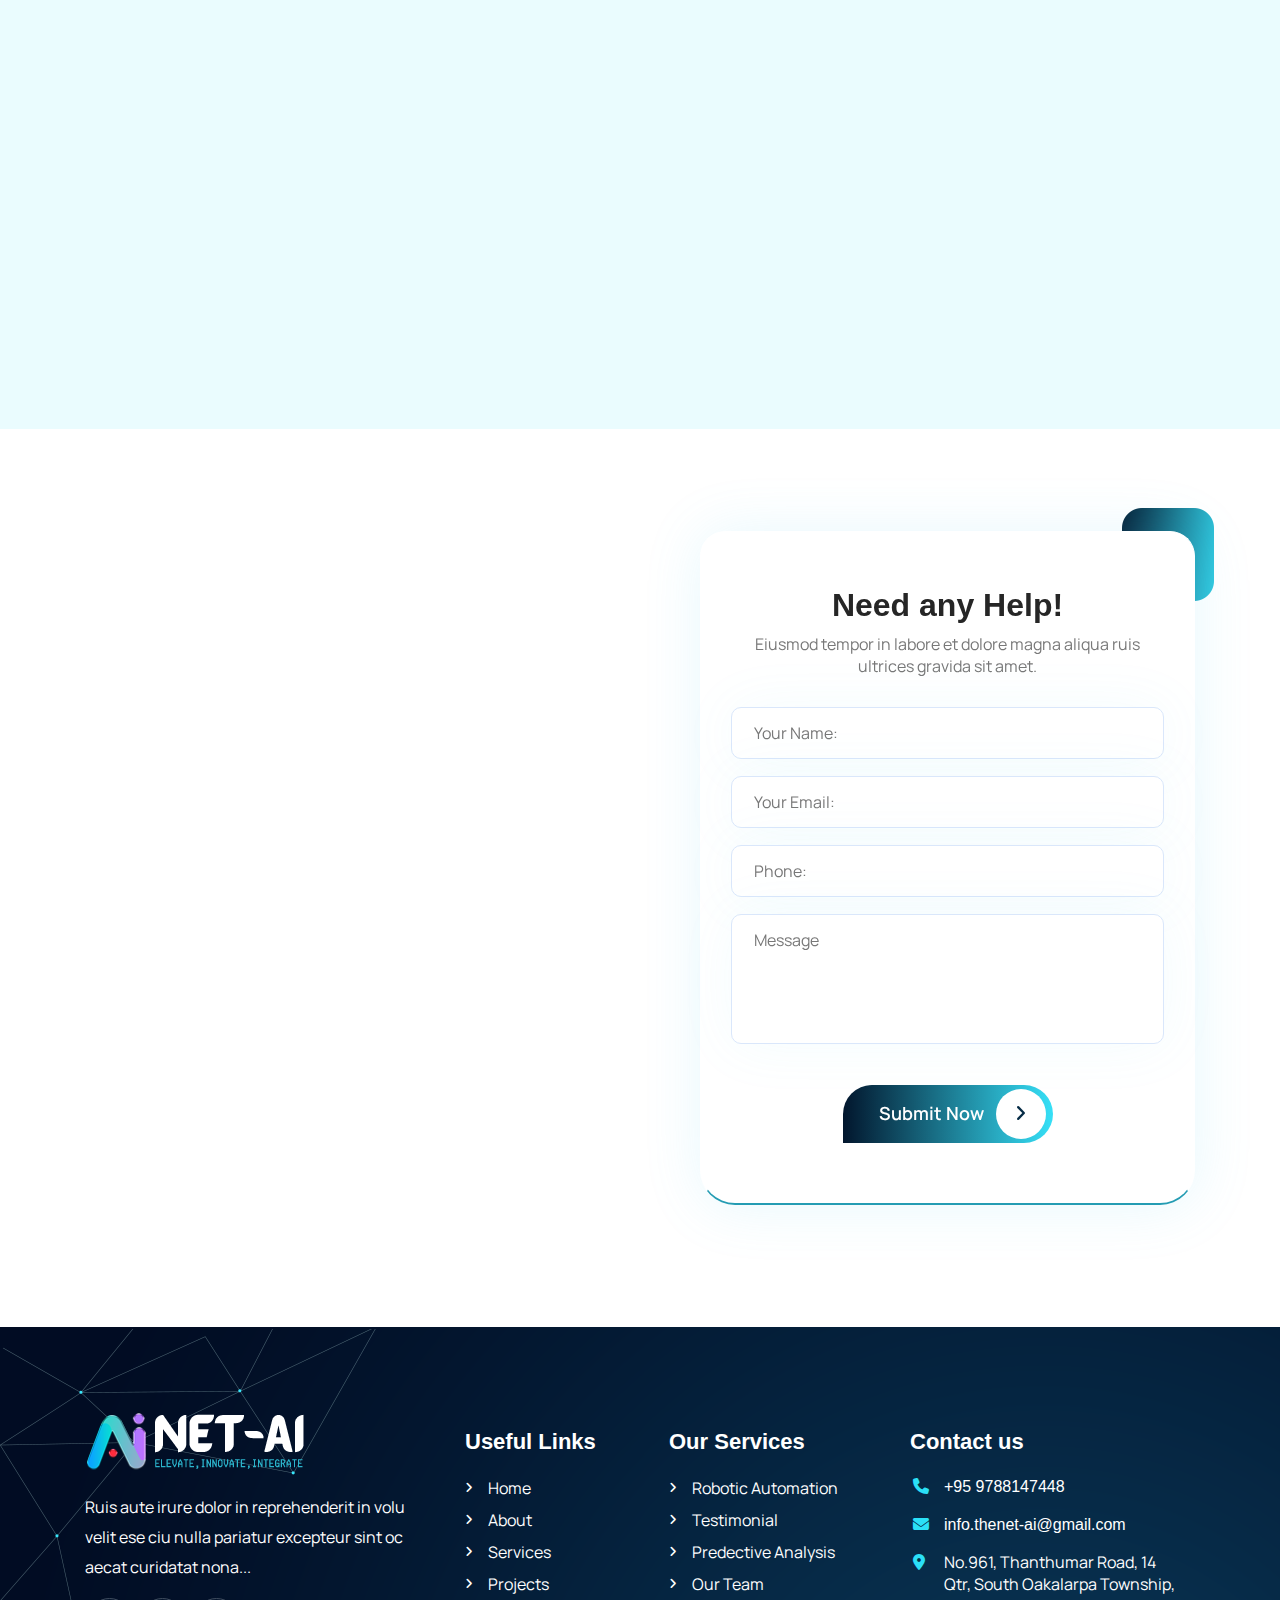
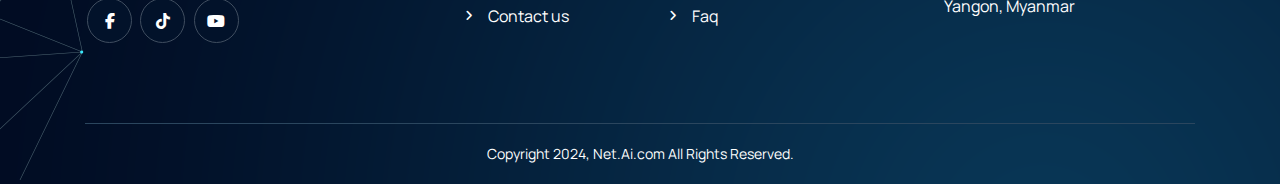
<file: team.html>
<!DOCTYPE html>
<html lang="zxx">

<head>
    <title>Team | Net.Ai</title>
    <!-- /SEO Ultimate -->
    <meta name="viewport" content="width=device-width, initial-scale=1, maximum-scale=1, user-scalable=0">
    <meta charset="utf-8">
    <link rel="icon" type="image/png" href="assets/images/NetAi.png" />
    <!-- Latest compiled and minified CSS -->
    <link href="assets/bootstrap/bootstrap.min.css" rel="stylesheet">
    <link rel="stylesheet" href="assets/js/bootstrap.min.js">
    <!-- Font Awesome link -->
    <link rel="stylesheet" href="../../cdnjs.cloudflare.com/ajax/libs/font-awesome/6.1.1/css/all.min.css">
    <!-- StyleSheet link CSS -->
    <link href="assets/css/style.css" rel="stylesheet" type="text/css">
    <link href="assets/css/responsive.css" rel="stylesheet" type="text/css">
    <link rel="stylesheet" href="../../cdnjs.cloudflare.com/ajax/libs/magnific-popup.js/1.1.0/magnific-popup.css">
    <link href="../../unpkg.com/aos%402.3.1/dist/aos.css" rel="stylesheet">
</head>

<body>
<!--Header  -->
<div class="sub-banner">
    <header class="header">
        <div class="container-fluid">
            <nav class="navbar navbar-expand-lg navbar-light">
                <a class="navbar-brand" href="index.html"><figure class="mb-0 banner-logo"><img src="assets/images/Net AI - Small (Logo) Website1.png" alt="" class="img-fluid"></figure></a>
                <button class="navbar-toggler collapsed" type="button" data-toggle="collapse" data-target="#navbarSupportedContent" aria-controls="navbarSupportedContent" aria-expanded="false" 
                aria-label="Toggle navigation">
                <span class="navbar-toggler-icon"></span>
                <span class="navbar-toggler-icon"></span>
                <span class="navbar-toggler-icon"></span>
                </button>
                <div class="collapse navbar-collapse" id="navbarSupportedContent">
                    <ul class="navbar-nav ml-auto">
                        <li class="nav-item">
                            <a class="nav-link" href="index.html">Home</a>
                        </li>
                        <li class="nav-item">
                            <a class="nav-link" href="about.html">About</a>
                        </li>
                        <li class="nav-item">
                            <a class="nav-link" href="service.html">Services</a>
                        </li>
                        <li class="nav-item">
                            <a class="nav-link" href="projects.html">Projects</a>
                        </li>
                        <li class="nav-space nav-item dropdown active">
                            <a class="nav-link dropdown-toggle dropdown-color navbar-text-color" href="#" id="navbarDropdown" role="button" data-toggle="dropdown" aria-haspopup="true"
                                aria-expanded="false"> Pages </a>
                            <div class="dropdown-menu drop-down-content">
                                <ul class="list-unstyled drop-down-pages">
                                    <li class="nav-item active">
                                        <a class="dropdown-item nav-link" href="team.html">Teams</a>
                                    </li>
                                    <li class="nav-item">
                                        <a class="dropdown-item nav-link" href="faq.html">Faq's</a>
                                    </li>
                                </ul>
                            </div>
                        </li>
                        <li class="nav-space nav-item">
                            <a class="nav-link" href="contact.html">Contact us</a>
                        </li>
                        <li class="nav-item">
                            <a class="nav-link lets_talk" href="contact.html">Let's Talk<i class="circle fa-regular fa-angle-right"></i></a>
                        </li>
                    </ul>
                </div>
            </nav>
        </div>
    </header>
    <figure class="sub-bannersideshape mb-0">
        <img src="assets/images/sub-bannersideshape.png" alt="" class="img-fluid">
    </figure>
<!-- Sub-Banner -->
    <section class="banner-section">
        <div class="container">
            <div class="row">
                <div class="col-lg-7 col-md-6 col-sm-12 col-12">
                    <div class="banner_content" data-aos="fade-right">
                        <h1 class="text-white">Our Team</h1>
                        <p class="text-white">Muis autem vel eum iure reprehenderit aui in ea voluptate velit esse ruam nihil molestiae conseuatur.</p>
                        <div class="box">
                            <span class="mb-0">Home</span><i class="first fa-regular fa-angle-right"></i><i class="second fa-regular fa-angle-right"></i><span class="mb-0">Pages</span>
                            <i class="first fa-regular fa-angle-right"></i><i class="second fa-regular fa-angle-right"></i><span class="mb-0 box_span">Team</span>
                        </div> 
                    </div>
                </div> 
                <div class="col-lg-5 col-md-6 col-sm-12 col-12">
                    <div class="banner_wrapper">
                        <figure class="mb-0 sub-bannerimage">
                            <img src="assets/images/sub-bannerimage.png" alt="" class="">
                        </figure> 
                    </div>  
                </div>
            </div>
        </div> 
        <figure class="sub-bannersideshape2 mb-0">
            <img src="assets/images/sub-bannersideshape2.png" alt="" class="img-fluid">
        </figure>
    </section>
</div>
<!-- Member -->
<section class="team-section">
    <div class="container">
        <figure class="team-sideimage mb-0">
            <img src="assets/images/team-sideimage.png" class="img-fluid" alt="">
        </figure>
        <div class="row">
            <div class="col-12">
                <div class="team_content">
                    <h5>Our Staff</h5>
                    <h2>Our Team Members</h2>
                </div>
            </div>
        </div>
        <div class="row" data-aos="fade-up">
            <div class="col-lg-4 col-md-4 col-sm-12 col-12">
                <div class="team-box">
                    <figure>
                        <img src="assets/images/team-image1.png" alt="" class="img-fluid">
                    </figure>
                    <div class="content">
                        <h4>Joseph Carrion</h4>
                        <span class="text-size-16">Recudia</span>
                        <ul class="list-unstyled mb-0">
                            <li class="icons"><a href="#"><i class="fa-brands fa-facebook-f"></i></a></li>
                            <li class="icons"><a href="#"><i class="fa-brands fa-twitter"></i></a></li>
                            <li class="icons"><a href="#"><i class="fa-brands fa-instagram"></i></a></li>
                        </ul>
                    </div>
                </div>
            </div>
            <div class="col-lg-4 col-md-4 col-sm-12 col-12">
                <div class="team-box">
                    <figure class="img-mb">
                        <img src="assets/images/team-image2.png" alt="" class="img-fluid">
                    </figure>
                    <div class="content">
                        <h4>Leon Brown</h4>
                        <span class="text-size-16">Deserunt</span>
                        <ul class="list-unstyled mb-0">
                            <li class="icons"><a href="#"><i class="fa-brands fa-facebook-f"></i></a></li>
                            <li class="icons"><a href="#"><i class="fa-brands fa-twitter"></i></a></li>
                            <li class="icons"><a href="#"><i class="fa-brands fa-instagram"></i></a></li>
                        </ul>
                    </div>
                </div>
            </div>
            <div class="col-lg-4 col-md-4 col-sm-12 col-12">
                <div class="team-box">
                    <figure class="img-mb3">
                        <img src="assets/images/team-image3.png" alt="">
                    </figure>
                    <div class="content">
                        <h4>Eric Steele</h4>
                        <span class="text-size-16">Molestiae</span>
                        <ul class="list-unstyled mb-0">
                            <li class="icons"><a href="#"><i class="fa-brands fa-facebook-f"></i></a></li>
                            <li class="icons"><a href="#"><i class="fa-brands fa-twitter"></i></a></li>
                            <li class="icons"><a href="#"><i class="fa-brands fa-instagram"></i></a></li>
                        </ul>
                    </div>
                </div>
            </div>
        </div>
        <div class="row" data-aos="fade-up">
            <div class="col-lg-4 col-md-4 col-sm-12 col-12">
                <div class="team-box">
                    <figure>
                        <img src="assets/images/team-image4.png" alt="" class="img-fluid">
                    </figure>
                    <div class="content">
                        <h4>Byron Hanson</h4>
                        <span class="text-size-16">Tenetur</span>
                        <ul class="list-unstyled mb-0">
                            <li class="icons"><a href="#"><i class="fa-brands fa-facebook-f"></i></a></li>
                            <li class="icons"><a href="#"><i class="fa-brands fa-twitter"></i></a></li>
                            <li class="icons"><a href="#"><i class="fa-brands fa-instagram"></i></a></li>
                        </ul>
                    </div>
                </div>
            </div>
            <div class="col-lg-4 col-md-4 col-sm-12 col-12">
                <div class="team-box">
                    <figure>
                        <img src="assets/images/team-image5.png" alt="" class="img-fluid">
                    </figure>
                    <div class="content">
                        <h4>Rene Luckey</h4>
                        <span class="text-size-16">Perferendis</span>
                        <ul class="list-unstyled mb-0">
                            <li class="icons"><a href="#"><i class="fa-brands fa-facebook-f"></i></a></li>
                            <li class="icons"><a href="#"><i class="fa-brands fa-twitter"></i></a></li>
                            <li class="icons"><a href="#"><i class="fa-brands fa-instagram"></i></a></li>
                        </ul>
                    </div>
                </div>
            </div>
            <div class="col-lg-4 col-md-4 col-sm-12 col-12">
                <div class="team-box">
                    <figure class="img-mb3">
                        <img src="assets/images/team-image6.png" alt="">
                    </figure>
                    <div class="content">
                        <h4>Lyle Meadows</h4>
                        <span class="text-size-16">Eveniet</span>
                        <ul class="list-unstyled mb-0">
                            <li class="icons"><a href="#"><i class="fa-brands fa-facebook-f"></i></a></li>
                            <li class="icons"><a href="#"><i class="fa-brands fa-twitter"></i></a></li>
                            <li class="icons"><a href="#"><i class="fa-brands fa-instagram"></i></a></li>
                        </ul>
                    </div>
                </div>
            </div>
        </div>
    </div>
</section>
<!--FAQ / Need section-->
<section class="faq-section">
    <div class="container">
        <div class="row">
            <div class="col-lg-6 col-md-12 col-sm-12 col-12">
                <div class="faq_content" data-aos="fade-right">
                    <h5>faq,s</h5>
                    <h2>Frequently Asked Questions</h2>
                    <div class="faq">
                        <div class="row">
                            <div class="col-12">
                                <div class="accordian-section-inner position-relative">
                                    <div class="accordian-inner">
                                        <div id="accordion1">
                                            <div class="accordion-card">
                                                <div class="card-header" id="headingOne">
                                                    <a href="#" class="btn btn-link collapsed" data-toggle="collapse" data-target="#collapseOne" aria-expanded="false" aria-controls="collapseOne">
                                                        <h4>Antis unde omnis istye natus error?</h4>
                                                    </a>
                                                </div>
                                                <div id="collapseOne" class="collapse" aria-labelledby="headingOne">
                                                    <div class="card-body">
                                                        <p class="text-size-18 text-left mb-0">Labore et dolore magna aliqua quis ipsum suspendis seultrices gravida risus commo ddolore.</p>
                                                    </div>
                                                </div>
                                            </div>
                                            <div class="accordion-card">
                                                <div class="card-header" id="headingTwo">
                                                    <a href="#" class="btn btn-link collapsed" data-toggle="collapse" data-target="#collapseTwo" aria-expanded="false" aria-controls="collapseTwo">
                                                        <h4>Quasi sed architecto beatae vitae?</h4>
                                                    </a>
                                                </div>
                                                <div id="collapseTwo" class="collapse" aria-labelledby="headingTwo">
                                                    <div class="card-body">
                                                        <p class="text-size-18 text-left mb-0">Labore et dolore magna aliqua quis ipsum suspendis seultrices gravida risus commo ddolore.</p>
                                                    </div>
                                                </div>
                                            </div>
                                            <div class="accordion-card">
                                                <div class="card-header" id="headingThree">
                                                    <a href="#" class="btn btn-link collapsed" data-toggle="collapse" data-target="#collapseThree" aria-expanded="false" aria-controls="collapseThree">
                                                        <h4>Totam rem aperiam earue iesa uate?</h4>
                                                    </a>
                                                </div>
                                                <div id="collapseThree" class="collapse" aria-labelledby="headingThree">
                                                    <div class="card-body">
                                                        <p class="text-size-18 text-left mb-0">Labore et dolore magna aliqua quis ipsum suspendis seultrices gravida risus commo ddolore.</p>
                                                    </div>
                                                </div>
                                            </div>
                                            <div class="accordion-card">
                                                <div class="card-header" id="headingFour">
                                                    <a href="#" class="btn btn-link collapsed" data-toggle="collapse" data-target="#collapseFour" aria-expanded="false" aria-controls="collapseFour">
                                                        <h4>Duis lacinia pulvinar turpis lacinia?</h4>
                                                    </a>
                                                </div>
                                                <div id="collapseFour" class="collapse" aria-labelledby="headingFour">
                                                    <div class="card-body">
                                                        <p class="text-size-18 text-left mb-0">Labore et dolore magna aliqua quis ipsum suspendis seultrices gravida risus commo ddolore.</p>
                                                    </div>
                                                </div>
                                            </div>
                                            <div class="accordion-card faq-mb">
                                                <div class="card-header" id="headingFive">
                                                    <a href="#" class="btn btn-link collapsed" data-toggle="collapse" data-target="#collapseFive" aria-expanded="false" aria-controls="collapseFive">
                                                        <h4>Integer lobortis sem conseruat seua?</h4>
                                                    </a>
                                                </div>
                                                <div id="collapseFive" class="collapse" aria-labelledby="headingFive">
                                                    <div class="card-body">
                                                        <p class="text-size-18 text-left mb-0">Labore et dolore magna aliqua quis ipsum suspendis seultrices gravida risus commo ddolore.</p>
                                                    </div>
                                                </div>
                                            </div>
                                        </div>
                                    </div>
                                </div>
                            </div>
                        </div>
                    </div>
                </div>
            </div>
            <div class="col-lg-6 col-md-12 col-sm-12 col-12">
                <div class="need-section">
                    <div class="need_content"> 
                        <h3>Need any Help!</h3>
                        <p class="text-size-16">Eiusmod tempor in  labore et dolore magna aliqua ruis ultrices gravida sit amet.</p>
                        <form id="contactpage" method="POST" action="https://html.designingmedia.com/artelligence/contact-form.php">
                            <div class="row">
                                <div class="col-12">
                                    <div class="form-group mb-0">    
                                    <input type="text" class="form_style" placeholder="Your Name:" name="name"> 
                                    </div>
                                </div>
                                <div class="col-12">
                                    <div class="form-group mb-0">
                                    <input type="email" class="form_style" placeholder="Your Email:" name="emailid">
                                    </div>
                                </div>
                                <div class="col-12">
                                    <div class="form-group mb-0">
                                    <input type="tel" class="form_style" placeholder="Phone:" name="phone">
                                    </div>
                                </div>
                                <div class="col-lg-12">
                                    <div class=" form-group mb-0">    
                                    <textarea class="form_style" placeholder="Message" rows="3" name="msg"></textarea>
                                    </div>
                                </div>
                            </div>
                            <div class="manage-button text-center">
                                <button type="submit" class="submit_now text-decoration-none">Submit Now<i class="circle fa-regular fa-angle-right"></i></button>
                            </div>
                        </form>
                        <figure class="faq-image mb-0">
                            <img src="assets/images/faq-image.png" alt="" class="img-fluid">
                        </figure>
                    </div>
                </div>
            </div>
        </div>
    </div>
</section>
<!-- Footer -->
<section class="footer-section">
    <div class="container">
        <figure class="footer-sideshape mb-0">
            <img src="assets/images/footer-sideshape.png" alt="" class="img-fluid">
        </figure>
        <div class="middle-portion">
            <div class="row">
                <div class="col-lg-4 col-md-5 col-sm-6 col-12">
                    <a href="index.html">
                        <figure class="footer-logo">
                            <img src="assets/images/Net AI - Small (Logo) Website1.png" class="img-fluid" alt="">
                        </figure>
                    </a>
                    <p class="text-size-16 footer-text text-white">Ruis aute irure dolor in reprehenderit in volu velit ese ciu nulla pariatur excepteur sint oc aecat curidatat nona...</p>
                    <ul class="list-unstyled mb-0 social-icons">
                        <li class="circle"><a href="#"><i class="fa-brands fa-facebook-f"></i></a></li>
                        <li class="circle"><a href="#"><i class="fa-brands fa-tiktok"></i></a></li>
                        <li class="circle"><a href="#"><i class="fa-brands fa-youtube"></i></a></li>
                    </ul>
                </div>
                <div class="col-lg-2 col-md-3 col-sm-12 col-12 d-md-block d-none">
                    <div class="links">
                        <h4 class="heading text-white">Useful Links</h4>
                        <ul class="list-unstyled mb-0">
                            <li><i class="fa-solid fa-angle-right"></i><a href="index.html" class=" text-size-16 text text-decoration-none">Home</a></li>
                            <li><i class="fa-solid fa-angle-right"></i><a href="about.html" class=" text-size-16 text text-decoration-none">About</a></li>
                            <li><i class="fa-solid fa-angle-right"></i><a href="service.html" class=" text-size-16 text text-decoration-none">Services</a></li>
                            <li><i class="fa-solid fa-angle-right"></i><a href="projects.html" class=" text-size-16 text text-decoration-none">Projects</a></li>
                            <li><i class="fa-solid fa-angle-right"></i><a href="contact.html" class=" text-size-16 text text-decoration-none">Contact us</a></li>
                        </ul>
                    </div>
                </div>
                <div class="col-lg-3 col-md-2 col-sm-12 col-12 d-lg-block d-none">
                    <div class="links list-pd">
                        <h4 class="heading text-white">Our Services</h4>
                        <ul class="list-unstyled mb-0">
                            <li><i class="fa-solid fa-angle-right"></i><a href="service.html" class=" text-size-16 text text-decoration-none">Robotic Automation</a></li>
                            <li><i class="fa-solid fa-angle-right"></i><a href="projects.html" class=" text-size-16 text text-decoration-none">Testimonial</a></li>
                            <li><i class="fa-solid fa-angle-right"></i><a href="service.html" class=" text-size-16 text text-decoration-none">Predective Analysis</a></li>
                            <li><i class="fa-solid fa-angle-right"></i><a href="team.html" class=" text-size-16 text text-decoration-none">Our Team</a></li>
                            <li><i class="fa-solid fa-angle-right"></i><a href="faq.html" class=" text-size-16 text text-decoration-none">Faq</a></li>
                        </ul>
                    </div>
                </div>
                <div class="col-lg-3 col-md-4 col-sm-6 col-12 d-sm-block">
                    <div class="icon">
                        <h4 class="heading text-white">Contact us</h4>
                        <ul class="list-unstyled mb-0">
                            <li class="text">
                                <i class="fa fa-phone fa-icon footer-location"></i>
                                <a href="tel:+4733378901" class="mb-0 text text-decoration-none text-size-16">+95 9788147448</a></li>
                            <li class="text">
                                <i class="fa fa-envelope fa-icon footer-location"></i>
                                <a href="mailto:info@repay.com" class="mb-0 text text-decoration-none text-size-16">info.thenet-ai@gmail.com</a></li>
                            <li class="text">
                                <i class="fa-solid fa-location-dot footer-location footer-location3"></i>
                                <p class="text-size-16">No.961, Thanthumar Road, 14 Qtr, South Oakalarpa Township, Yangon, Myanmar</p></li>
                        </ul>
                    </div>
                </div>
            </div>
        </div>
        <div id="fixed-form-container">
            <div class="image">
                <figure class="footer-image mb-0">
                    <img src="assets/images/footer-image.png" alt="" class="img-fluid">
                </figure>
            </div>
            <div class="body">
                <form id="contactpage1" method="POST" action="https://html.designingmedia.com/artelligence/contact-form.php">
                    <div class="form-group">
                        <input type="text" class="form-control" placeholder="Your Name:" name="name"> 
                    </div>
                    <div class="form-group">
                        <input type="email" class="form-control" placeholder="Your Email:" name="emailid">
                    </div>
                    <div class="form-group">
                        <input type="tel" class="form-control" placeholder="Phone:" name="phone">
                    </div>
                    <div class="form-group">
                        <textarea class="form_style" placeholder="Message" rows="3" name="msg"></textarea>
                    </div>
                    <button type="submit" class="submit_now text-decoration-none">Submit Now</button>
                </form>
            </div>
        </div>
        <div class="copyright">
            <div class="row">
                <div class="col-12">
                    <p class="mb-0 text-white">Copyright 2024, Net.Ai.com All Rights Reserved.</p>
                </div>
            </div>
        </div>
    </div>
</section>
<!-- Latest compiled JavaScript -->
<script src="assets/js/jquery-3.6.0.min.js"> </script>
<script src="assets/js/bootstrap.min.js"> </script>
<script src="assets/js/video_link.js"></script>
<script src="assets/js/video.js"></script>
<script src="assets/js/counter.js"></script>
<script src="assets/js/custom.js"></script>
<script src="assets/js/animation_links.js"></script>
<script src="assets/js/animation.js"></script>
</body>

</html>
</file>
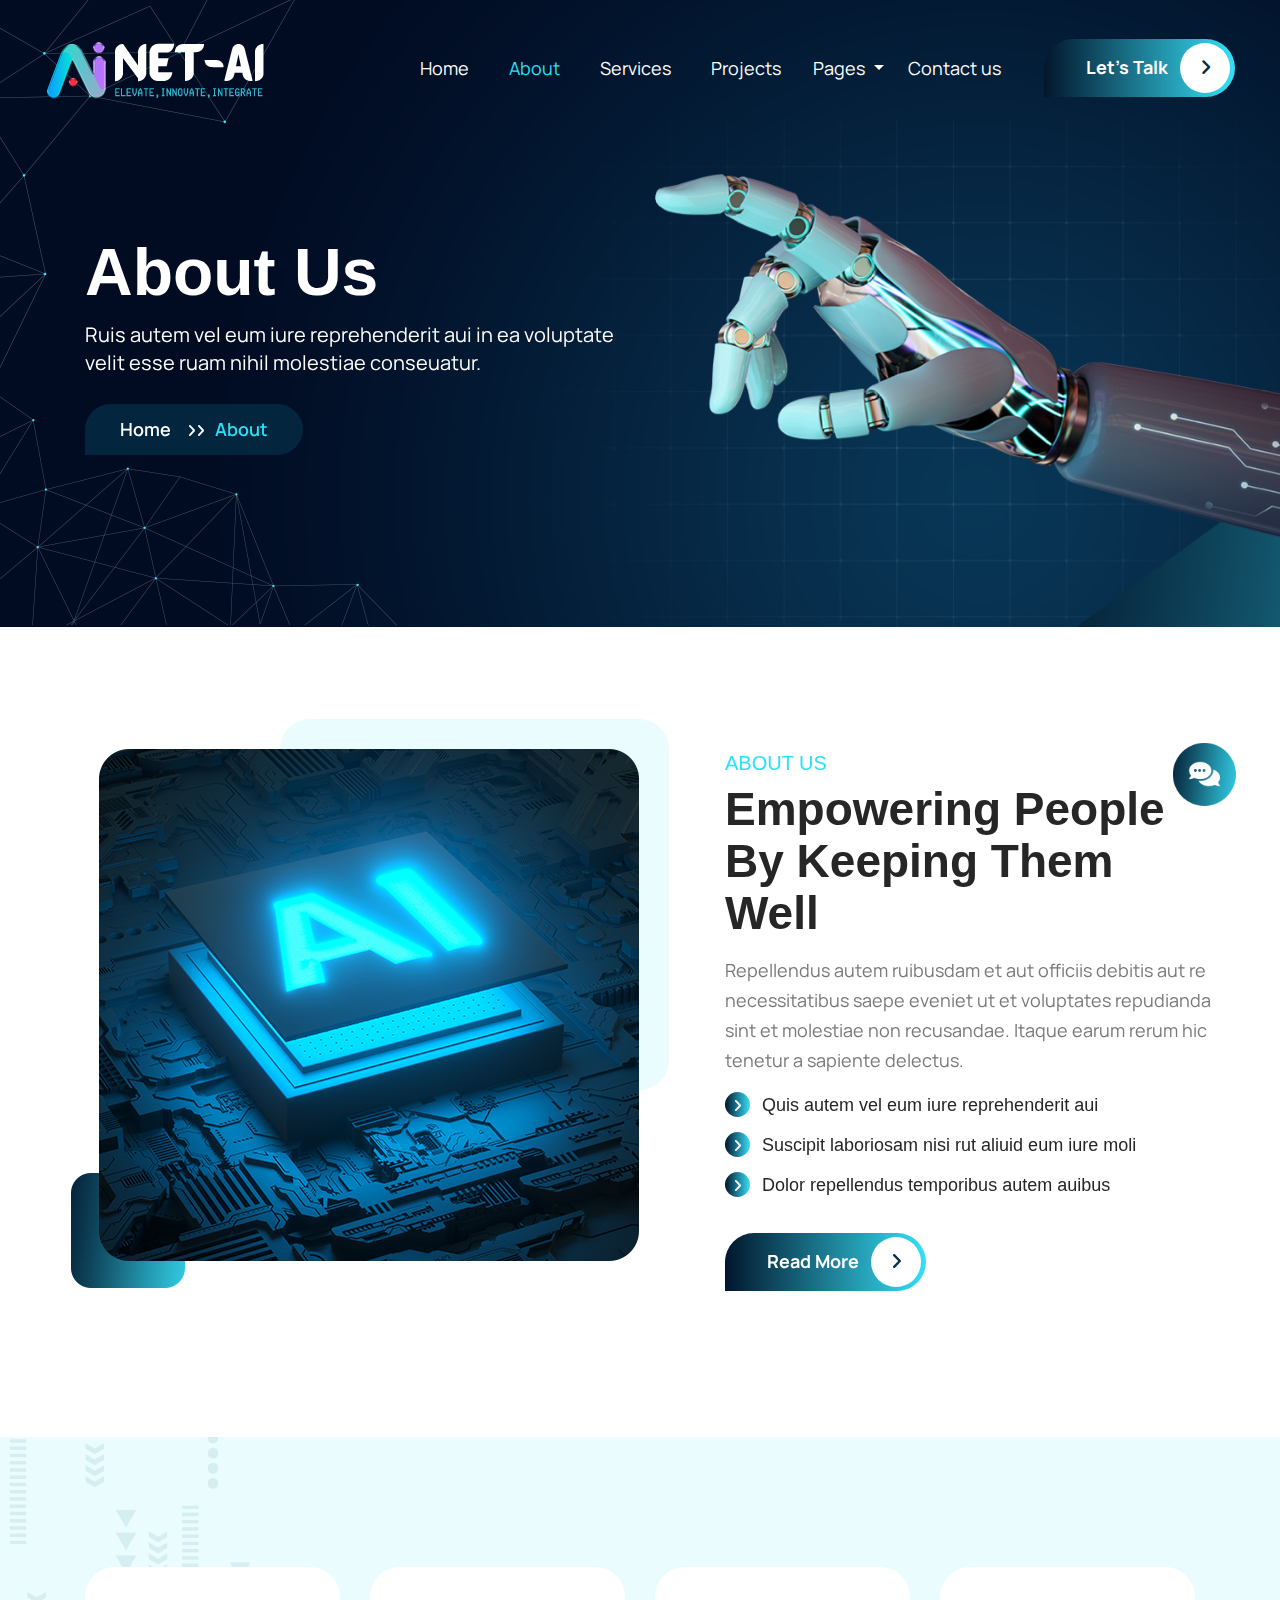
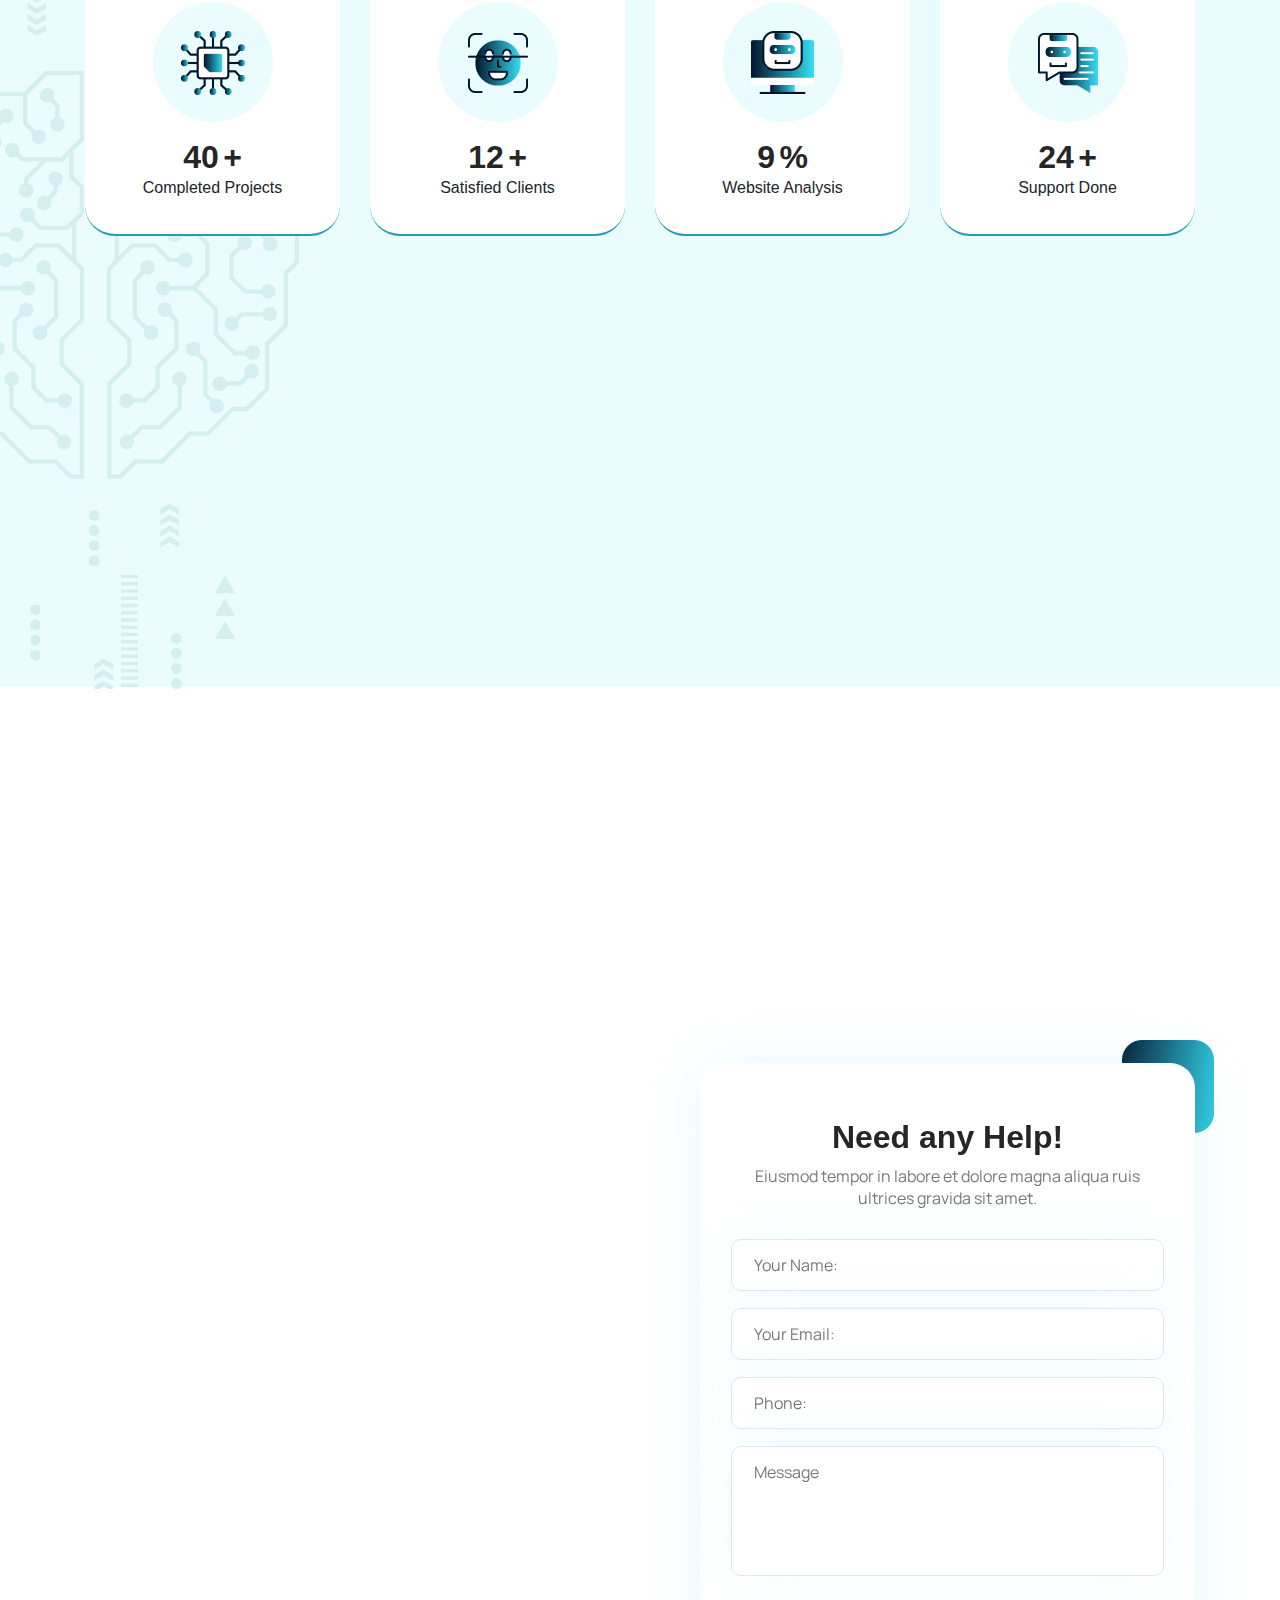
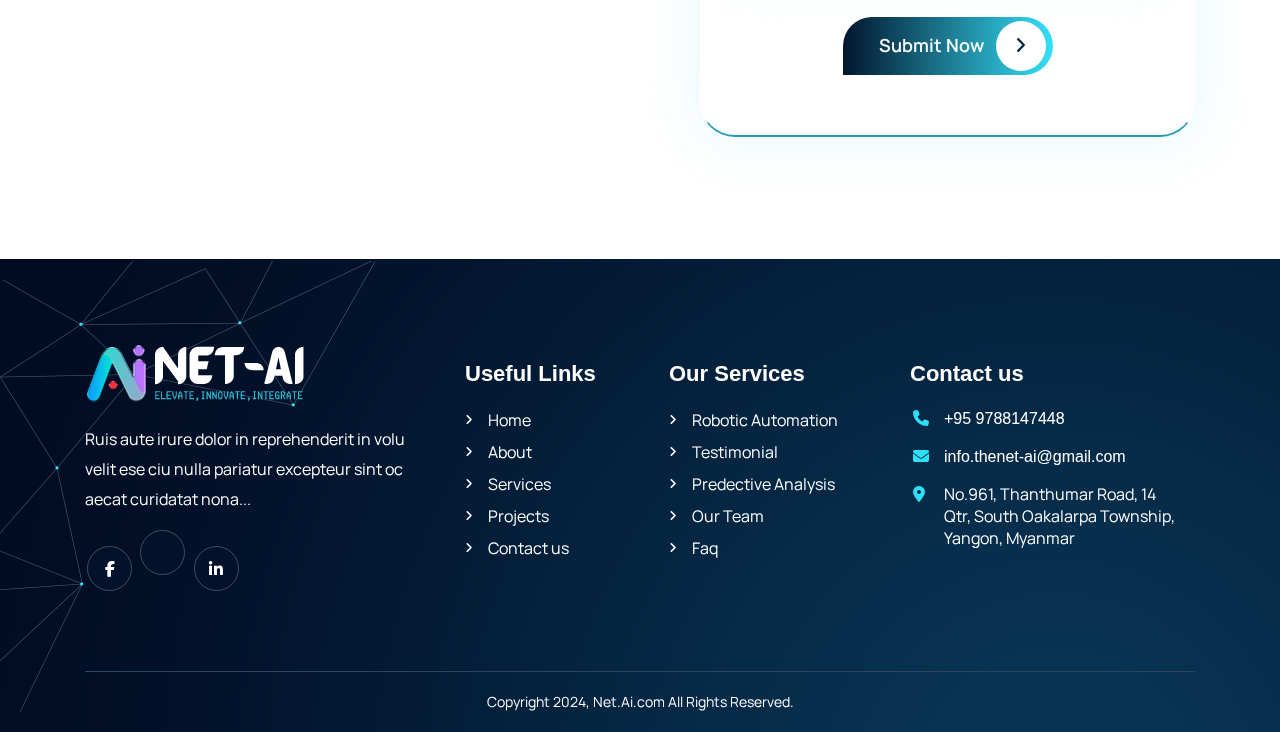
<file: html.designingmedia.com/artelligence/about.html>
<!DOCTYPE html>
<html lang="zxx">

<head>
    <title>About us | Net.Ai</title>
    <!-- /SEO Ultimate -->
    <meta name="viewport" content="width=device-width, initial-scale=1, maximum-scale=1, user-scalable=0">
    <meta charset="utf-8">
    <link rel="icon" type="image/png" href="assets/images/NetAi.png" />
    <!-- Latest compiled and minified CSS -->
    <link href="assets/bootstrap/bootstrap.min.css" rel="stylesheet">
    <link rel="stylesheet" href="assets/js/bootstrap.min.js">
    <!-- Font Awesome link -->
    <link rel="stylesheet" href="../../cdnjs.cloudflare.com/ajax/libs/font-awesome/6.1.1/css/all.min.css">
    <!-- StyleSheet link CSS -->
    <link href="assets/css/style.css" rel="stylesheet" type="text/css">
    <link href="assets/css/responsive.css" rel="stylesheet" type="text/css">
    <link rel="stylesheet" href="../../cdnjs.cloudflare.com/ajax/libs/magnific-popup.js/1.1.0/magnific-popup.css">
    <link href="../../unpkg.com/aos%402.3.1/dist/aos.css" rel="stylesheet">
</head>

<body>
<!--Header  -->
<div class="sub-banner">
    <header class="header">
        <div class="container-fluid">
            <nav class="navbar navbar-expand-lg navbar-light">
                <a class="navbar-brand" href="index.html"><figure class="mb-0 banner-logo"><img src="assets/images/Net AI - Small (Logo) Website1.png" alt="" class="img-fluid"></figure></a>
                <button class="navbar-toggler collapsed" type="button" data-toggle="collapse" data-target="#navbarSupportedContent" aria-controls="navbarSupportedContent" aria-expanded="false" 
                aria-label="Toggle navigation">
                <span class="navbar-toggler-icon"></span>
                <span class="navbar-toggler-icon"></span>
                <span class="navbar-toggler-icon"></span>
                </button>
                <div class="collapse navbar-collapse" id="navbarSupportedContent">
                    <ul class="navbar-nav ml-auto">
                        <li class="nav-item">
                            <a class="nav-link" href="index.html">Home</a>
                        </li>
                        <li class="nav-item active">
                            <a class="nav-link" href="about.html">About</a>
                        </li>
                        <li class="nav-item">
                            <a class="nav-link" href="service.html">Services</a>
                        </li>
                        <li class="nav-item">
                            <a class="nav-link" href="projects.html">Projects</a>
                        </li>
                        <li class="nav-space nav-item dropdown">
                            <a class="nav-link dropdown-toggle dropdown-color navbar-text-color" href="#" id="navbarDropdown" role="button" data-toggle="dropdown" aria-haspopup="true"
                                aria-expanded="false"> Pages </a>
                            <div class="dropdown-menu drop-down-content">
                                <ul class="list-unstyled drop-down-pages">
                                    <li class="nav-item">
                                        <a class="dropdown-item nav-link" href="team.html">Teams</a>
                                    </li>
                                    <li class="nav-item">
                                        <a class="dropdown-item nav-link" href="faq.html">Faq's</a>
                                    </li>
                                </ul>
                            </div>
                        </li>
                        <li class="nav-space nav-item">
                            <a class="nav-link" href="contact.html">Contact us</a>
                        </li>
                        <li class="nav-item">
                            <a class="nav-link lets_talk" href="contact.html">Let's Talk<i class="circle fa-regular fa-angle-right"></i></a>
                        </li>
                    </ul>
                </div>
            </nav>
        </div>
    </header>
    <figure class="sub-bannersideshape mb-0">
        <img src="assets/images/sub-bannersideshape.png" alt="" class="img-fluid">
    </figure>
<!-- Sub-Banner -->
    <section class="banner-section">
        <div class="container">
            <div class="row">
                <div class="col-lg-7 col-md-6 col-sm-12 col-12">
                    <div class="banner_content" data-aos="fade-right">
                        <h1 class="text-white">About Us</h1>
                        <p class="text-white">Ruis autem vel eum iure reprehenderit aui in ea voluptate velit esse ruam nihil molestiae conseuatur.</p>
                        <div class="box">
                            <span class="mb-0">Home</span><i class="first fa-regular fa-angle-right"></i><i class="second fa-regular fa-angle-right"></i><span class="mb-0 box_span">About</span>
                        </div> 
                    </div>
                </div> 
                <div class="col-lg-5 col-md-6 col-sm-12 col-12">
                    <div class="banner_wrapper">
                        <figure class="mb-0 sub-bannerimage">
                            <img src="assets/images/sub-bannerimage.png" alt="" class="">
                        </figure> 
                    </div>  
                </div>
            </div>
        </div> 
        <figure class="sub-bannersideshape2 mb-0">
            <img src="assets/images/sub-bannersideshape2.png" alt="" class="img-fluid">
        </figure>
    </section>
</div>
<!-- About -->
<section class="aboutpage-section">
    <div class="container">
        <div class="row">
            <div class="col-lg-6 col-md-12 col-sm-12 col-12">
                <div class="aboutpage_wrapper">
                    <figure class="mb-0 aboutpage-image">
                        <img src="assets/images/aboutpage-image.png" alt="" class="">
                    </figure> 
                    <figure class="mb-0 aboutpage-image2">
                        <img src="assets/images/aboutpage-image2.png" alt="" class="img-fluid">
                    </figure>
                </div>
            </div>
            <div class="col-lg-6 col-md-12 col-sm-12 col-12">
                <div class="aboutpage_content" data-aos="fade-right">
                    <h5>About us</h5>
                    <h2>Empowering People By Keeping Them Well</h2>
                    <p class="text-size-18">Repellendus autem ruibusdam et aut officiis debitis aut re necessitatibus saepe eveniet ut et voluptates repudianda sint et molestiae non recusandae. Itaque earum rerum hic tenetur a sapiente delectus.</p>
                    <ul class="list-unstyled mb-0">
                        <li class="text text-size-18"><i class="circle fa-regular fa-angle-right"></i>Quis autem vel eum iure reprehenderit aui</li>
                        <li class="text text-size-18"><i class="circle fa-regular fa-angle-right"></i>Suscipit laboriosam nisi rut aliuid eum iure moli</li>
                        <li class="text text1 text-size-18"><i class="circle fa-regular fa-angle-right"></i>Dolor repellendus temporibus autem auibus</li>
                    </ul>
                    <a class="read_more text-decoration-none" href="about.html">Read More<i class="circle fa-regular fa-angle-right"></i></a>
                </div>
            </div>
        </div>
    </div>  
</section>
<!-- Counter -->
<section class="counter-section position-relative">
    <div class="container">
        <figure class="counter-sideimage mb-0">
            <img src="assets/images/counter-sideimage.png" class="img-fluid" alt="">
        </figure>
        <div class="row">
            <div class="col-lg-3 col-md-3 col-sm-6 col-6">
                <div class="counter-box">
                    <figure class="counter-image1">
                        <img src="assets/images/counter-image1.png" alt="" class="img-fluid">
                    </figure> 
                    <h3 class="mb-0 counter">398</h3>
                    <span class="mb-0 plus">+</span>
                    <span class="mb-0 text1 text-size-16">Completed Projects</span>
                </div>   
            </div>
            <div class="col-lg-3 col-md-3 col-sm-6 col-6">
                <div class="counter-box">
                    <figure class="counter-image2">
                        <img src="assets/images/counter-image2.png" alt="" class="img-fluid">
                    </figure> 
                    <h3 class="mb-0 counter">120</h3>
                    <span class="mb-0 plus">+</span>
                    <span class="mb-0 text1 text-size-16">Satisfied  Clients</span>
                </div>   
            </div>
            <div class="col-lg-3 col-md-3 col-sm-6 col-6">
                <div class="counter-box">
                    <figure class="counter-image3">
                        <img src="assets/images/counter-image3.png" alt="" class="img-fluid">
                    </figure> 
                    <h3 class="mb-0 counter">86</h3>
                    <span class="mb-0 plus">%</span>
                    <span class="mb-0 text1 text-size-16">Website Analysis</span>
                </div>   
            </div>
            <div class="col-lg-3 col-md-3 col-sm-6 col-6">
                <div class="counter-box">
                    <figure class="counter-image4">
                        <img src="assets/images/counter-image4.png" alt="" class="img-fluid">
                    </figure> 
                    <h3 class="mb-0 counter">240</h3>
                    <span class="mb-0 plus">+</span>
                    <span class="mb-0 text1 text-size-16">Support Done</span>
                </div>   
            </div>
        </div>
    </div>
</section>
<!-- Info video -->
<div class="videosection" data-aos="fade-up">
    <div class="container">
        <div class="row position-relative">
            <div class="col-lg-12 col-md-12 col-sm-12 col-12">
                <div class="position-relative">
                    <a class="popup-vimeo" href="https://video-previews.elements.envatousercontent.com/h264-video-previews/d1c81f1e-849f-4d45-ae57-b61c2f5db34a/25628048.mp4">
                        <figure class="mb-0 vediosession">
                            <img class="thumb img-fluid" style="cursor: pointer" src="assets/images/image-vediosession.png" alt="">
                        </figure>
                    </a>
                </div>
            </div>
        </div>
    </div>
</div>
<!--FAQ / Need section-->
<section class="faq-section">
    <div class="container">
        <div class="row">
            <div class="col-lg-6 col-md-12 col-sm-12 col-12">
                <div class="faq_content" data-aos="fade-right">
                    <h5>faq,s</h5>
                    <h2>Frequently Asked Questions</h2>
                    <div class="faq">
                        <div class="row">
                            <div class="col-12">
                                <div class="accordian-section-inner position-relative">
                                    <div class="accordian-inner">
                                        <div id="accordion1">
                                            <div class="accordion-card">
                                                <div class="card-header" id="headingOne">
                                                    <a href="#" class="btn btn-link collapsed" data-toggle="collapse" data-target="#collapseOne" aria-expanded="false" aria-controls="collapseOne">
                                                        <h4>Antis unde omnis istye natus error?</h4>
                                                    </a>
                                                </div>
                                                <div id="collapseOne" class="collapse" aria-labelledby="headingOne">
                                                    <div class="card-body">
                                                        <p class="text-size-18 text-left mb-0">Labore et dolore magna aliqua quis ipsum suspendis seultrices gravida risus commo ddolore.</p>
                                                    </div>
                                                </div>
                                            </div>
                                            <div class="accordion-card">
                                                <div class="card-header" id="headingTwo">
                                                    <a href="#" class="btn btn-link collapsed" data-toggle="collapse" data-target="#collapseTwo" aria-expanded="false" aria-controls="collapseTwo">
                                                        <h4>Quasi sed architecto beatae vitae?</h4>
                                                    </a>
                                                </div>
                                                <div id="collapseTwo" class="collapse" aria-labelledby="headingTwo">
                                                    <div class="card-body">
                                                        <p class="text-size-18 text-left mb-0">Labore et dolore magna aliqua quis ipsum suspendis seultrices gravida risus commo ddolore.</p>
                                                    </div>
                                                </div>
                                            </div>
                                            <div class="accordion-card">
                                                <div class="card-header" id="headingThree">
                                                    <a href="#" class="btn btn-link collapsed" data-toggle="collapse" data-target="#collapseThree" aria-expanded="false" aria-controls="collapseThree">
                                                        <h4>Totam rem aperiam earue iesa uate?</h4>
                                                    </a>
                                                </div>
                                                <div id="collapseThree" class="collapse" aria-labelledby="headingThree">
                                                    <div class="card-body">
                                                        <p class="text-size-18 text-left mb-0">Labore et dolore magna aliqua quis ipsum suspendis seultrices gravida risus commo ddolore.</p>
                                                    </div>
                                                </div>
                                            </div>
                                            <div class="accordion-card">
                                                <div class="card-header" id="headingFour">
                                                    <a href="#" class="btn btn-link collapsed" data-toggle="collapse" data-target="#collapseFour" aria-expanded="false" aria-controls="collapseFour">
                                                        <h4>Duis lacinia pulvinar turpis lacinia?</h4>
                                                    </a>
                                                </div>
                                                <div id="collapseFour" class="collapse" aria-labelledby="headingFour">
                                                    <div class="card-body">
                                                        <p class="text-size-18 text-left mb-0">Labore et dolore magna aliqua quis ipsum suspendis seultrices gravida risus commo ddolore.</p>
                                                    </div>
                                                </div>
                                            </div>
                                            <div class="accordion-card faq-mb">
                                                <div class="card-header" id="headingFive">
                                                    <a href="#" class="btn btn-link collapsed" data-toggle="collapse" data-target="#collapseFive" aria-expanded="false" aria-controls="collapseFive">
                                                        <h4>Integer lobortis sem conseruat seua?</h4>
                                                    </a>
                                                </div>
                                                <div id="collapseFive" class="collapse" aria-labelledby="headingFive">
                                                    <div class="card-body">
                                                        <p class="text-size-18 text-left mb-0">Labore et dolore magna aliqua quis ipsum suspendis seultrices gravida risus commo ddolore.</p>
                                                    </div>
                                                </div>
                                            </div>
                                        </div>
                                    </div>
                                </div>
                            </div>
                        </div>
                    </div>
                </div>
            </div>
            <div class="col-lg-6 col-md-12 col-sm-12 col-12">
                <div class="need-section">
                    <div class="need_content"> 
                        <h3>Need any Help!</h3>
                        <p class="text-size-16">Eiusmod tempor in  labore et dolore magna aliqua ruis ultrices gravida sit amet.</p>
                        <form id="contactpage" method="POST" action="https://html.designingmedia.com/artelligence/contact-form.php">
                            <div class="row">
                                <div class="col-12">
                                    <div class="form-group mb-0">    
                                    <input type="text" class="form_style" placeholder="Your Name:" name="name"> 
                                    </div>
                                </div>
                                <div class="col-12">
                                    <div class="form-group mb-0">
                                    <input type="email" class="form_style" placeholder="Your Email:" name="emailid">
                                    </div>
                                </div>
                                <div class="col-12">
                                    <div class="form-group mb-0">
                                    <input type="tel" class="form_style" placeholder="Phone:" name="phone">
                                    </div>
                                </div>
                                <div class="col-lg-12">
                                    <div class=" form-group mb-0">    
                                    <textarea class="form_style" placeholder="Message" rows="3" name="msg"></textarea>
                                    </div>
                                </div>
                            </div>
                            <div class="manage-button text-center">
                                <button type="submit" class="submit_now text-decoration-none">Submit Now<i class="circle fa-regular fa-angle-right"></i></button>
                            </div>
                        </form>
                        <figure class="faq-image mb-0">
                            <img src="assets/images/faq-image.png" alt="" class="img-fluid">
                        </figure>
                    </div>
                </div>
            </div>
        </div>
    </div>
</section>
<!-- Footer -->
<section class="footer-section">
    <div class="container">
        <figure class="footer-sideshape mb-0">
            <img src="assets/images/footer-sideshape.png" alt="" class="img-fluid">
        </figure>
        <div class="middle-portion">
            <div class="row">
                <div class="col-lg-4 col-md-5 col-sm-6 col-12">
                    <a href="index.html">
                        <figure class="footer-logo">
                            <img src="assets/images/Net AI - Small (Logo) Website1.png" class="img-fluid" alt="">
                        </figure>
                    </a>
                    <p class="text-size-16 footer-text text-white">Ruis aute irure dolor in reprehenderit in volu velit ese ciu nulla pariatur excepteur sint oc aecat curidatat nona...</p>
                    <ul class="list-unstyled mb-0 social-icons">
                        <li class="circle"><a href="#"><i class="fa-brands fa-facebook-f"></i></a></li>
                        <li class="circle"><a href="#"><i class="fa-brands fa-tikok"></i></a></li>
                        <li class="circle"><a href="#"><i class="fa-brands fa-linkedin-in"></i></a></li>
                    </ul>
                </div>
                <div class="col-lg-2 col-md-3 col-sm-12 col-12 d-md-block d-none">
                    <div class="links">
                        <h4 class="heading text-white">Useful Links</h4>
                        <ul class="list-unstyled mb-0">
                            <li><i class="fa-solid fa-angle-right"></i><a href="index.html" class=" text-size-16 text text-decoration-none">Home</a></li>
                            <li><i class="fa-solid fa-angle-right"></i><a href="about.html" class=" text-size-16 text text-decoration-none">About</a></li>
                            <li><i class="fa-solid fa-angle-right"></i><a href="service.html" class=" text-size-16 text text-decoration-none">Services</a></li>
                            <li><i class="fa-solid fa-angle-right"></i><a href="projects.html" class=" text-size-16 text text-decoration-none">Projects</a></li>
                            <li><i class="fa-solid fa-angle-right"></i><a href="contact.html" class=" text-size-16 text text-decoration-none">Contact us</a></li>
                        </ul>
                    </div>
                </div>
                <div class="col-lg-3 col-md-2 col-sm-12 col-12 d-lg-block d-none">
                    <div class="links list-pd">
                        <h4 class="heading text-white">Our Services</h4>
                        <ul class="list-unstyled mb-0">
                            <li><i class="fa-solid fa-angle-right"></i><a href="service.html" class=" text-size-16 text text-decoration-none">Robotic Automation</a></li>
                            <li><i class="fa-solid fa-angle-right"></i><a href="projects.html" class=" text-size-16 text text-decoration-none">Testimonial</a></li>
                            <li><i class="fa-solid fa-angle-right"></i><a href="service.html" class=" text-size-16 text text-decoration-none">Predective Analysis</a></li>
                            <li><i class="fa-solid fa-angle-right"></i><a href="team.html" class=" text-size-16 text text-decoration-none">Our Team</a></li>
                            <li><i class="fa-solid fa-angle-right"></i><a href="faq.html" class=" text-size-16 text text-decoration-none">Faq</a></li>
                        </ul>
                    </div>
                </div>
                <div class="col-lg-3 col-md-4 col-sm-6 col-12 d-sm-block">
                    <div class="icon">
                        <h4 class="heading text-white">Contact us</h4>
                        <ul class="list-unstyled mb-0">
                            <li class="text">
                                <i class="fa fa-phone fa-icon footer-location"></i>
                                <a href="tel:+4733378901" class="mb-0 text text-decoration-none text-size-16">+95 9788147448</a></li>
                            <li class="text">
                                <i class="fa fa-envelope fa-icon footer-location"></i>
                                <a href="mailto:info@repay.com" class="mb-0 text text-decoration-none text-size-16">info.thenet-ai@gmail.com</a></li>
                            <li class="text">
                                <i class="fa-solid fa-location-dot footer-location footer-location3"></i>
                                <p class="text-size-16">No.961, Thanthumar Road, 14 Qtr, South Oakalarpa Township, Yangon, Myanmar</p></li>
                        </ul>
                    </div>
                </div>
            </div>
        </div>
        <div id="fixed-form-container">
            <div class="image">
                <figure class="footer-image mb-0">
                    <img src="assets/images/footer-image.png" alt="" class="img-fluid">
                </figure>
            </div>
            <div class="body">
                <form id="contactpage1" method="POST" action="https://html.designingmedia.com/artelligence/contact-form.php">
                    <div class="form-group">
                        <input type="text" class="form-control" placeholder="Your Name:" name="name"> 
                    </div>
                    <div class="form-group">
                        <input type="email" class="form-control" placeholder="Your Email:" name="emailid">
                    </div>
                    <div class="form-group">
                        <input type="tel" class="form-control" placeholder="Phone:" name="phone">
                    </div>
                    <div class="form-group">
                        <textarea class="form_style" placeholder="Message" rows="3" name="msg"></textarea>
                    </div>
                    <button type="submit" class="submit_now text-decoration-none">Submit Now</button>
                </form>
            </div>
        </div>
        <div class="copyright">
            <div class="row">
                <div class="col-12">
                    <p class="mb-0 text-white">Copyright 2024, Net.Ai.com All Rights Reserved.</p>
                </div>
            </div>
        </div>
    </div>
</section>
<!-- Latest compiled JavaScript -->
<script src="assets/js/jquery-3.6.0.min.js"> </script>
<script src="assets/js/bootstrap.min.js"> </script>
<script src="assets/js/video_link.js"></script>
<script src="assets/js/video.js"></script>
<script src="assets/js/counter.js"></script>
<script src="assets/js/custom.js"></script>
<script src="assets/js/animation_links.js"></script>
<script src="assets/js/animation.js"></script>
</body>


</html>
</file>
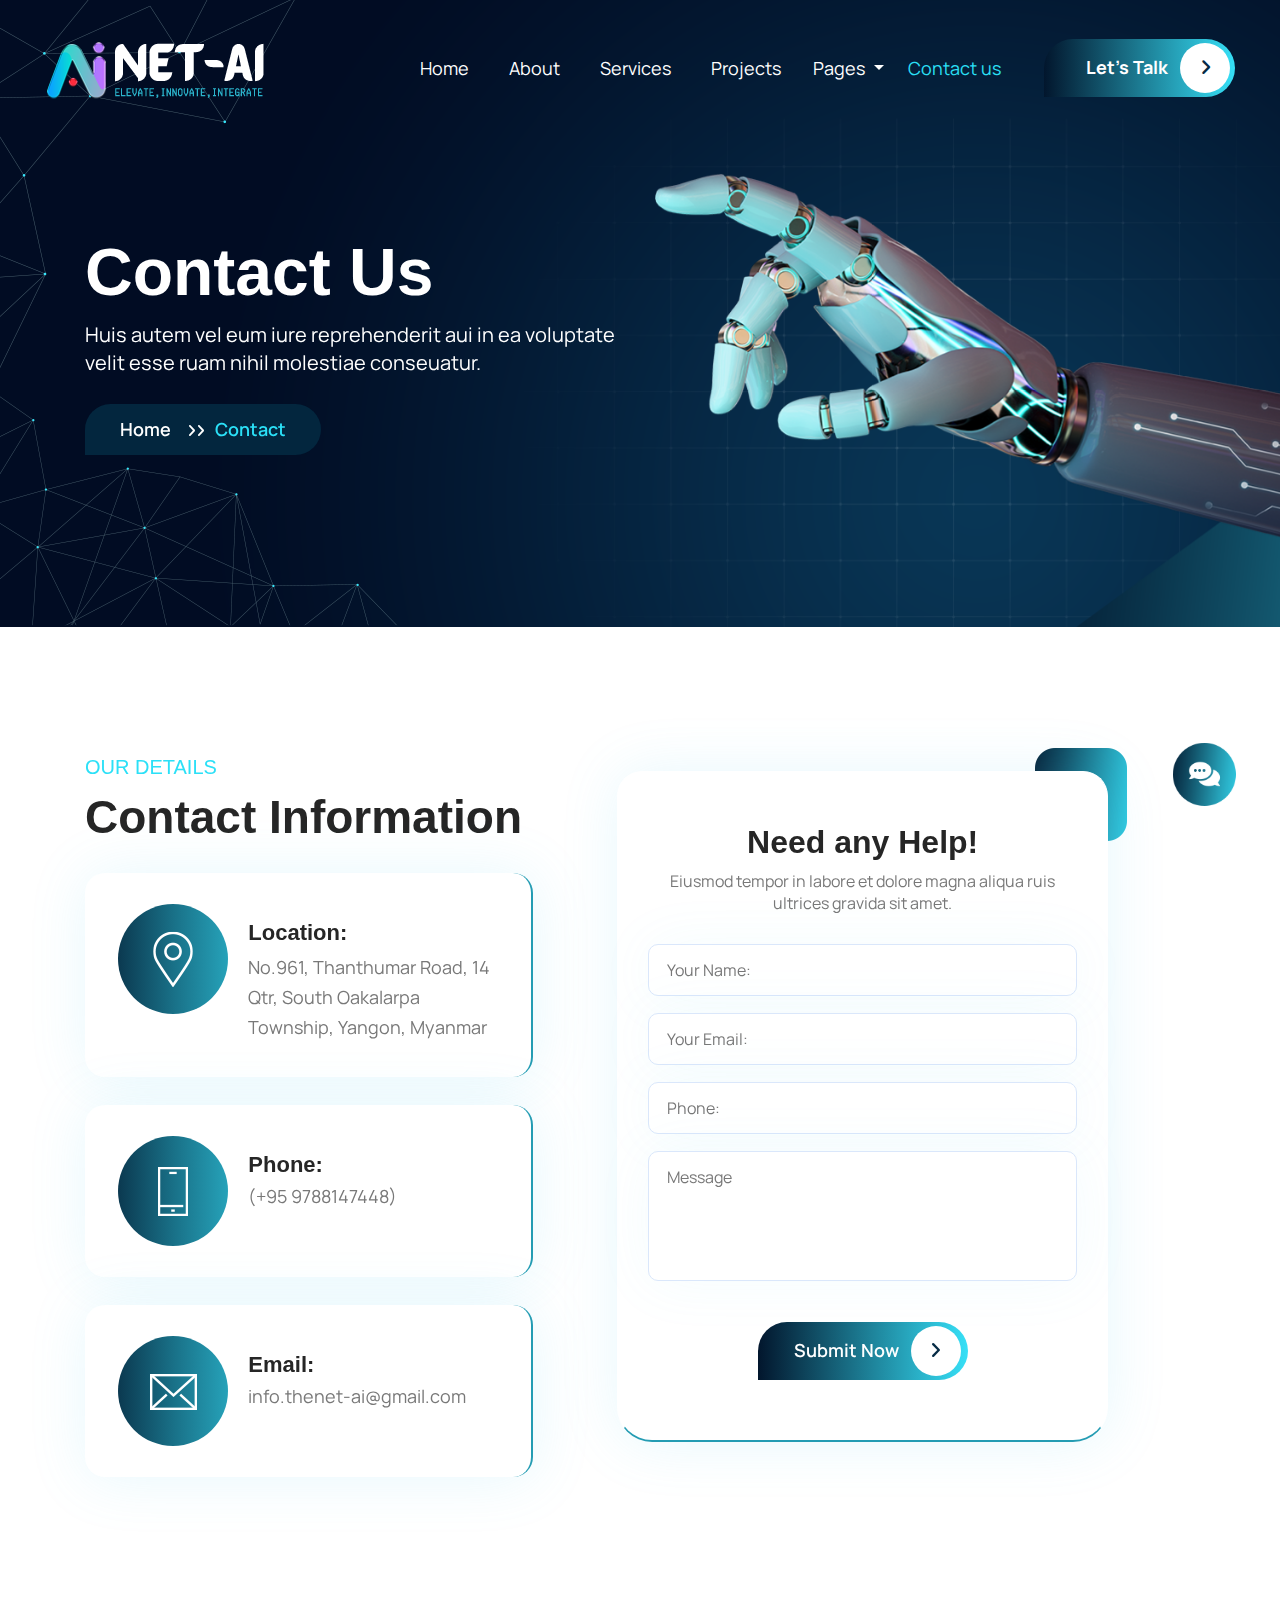
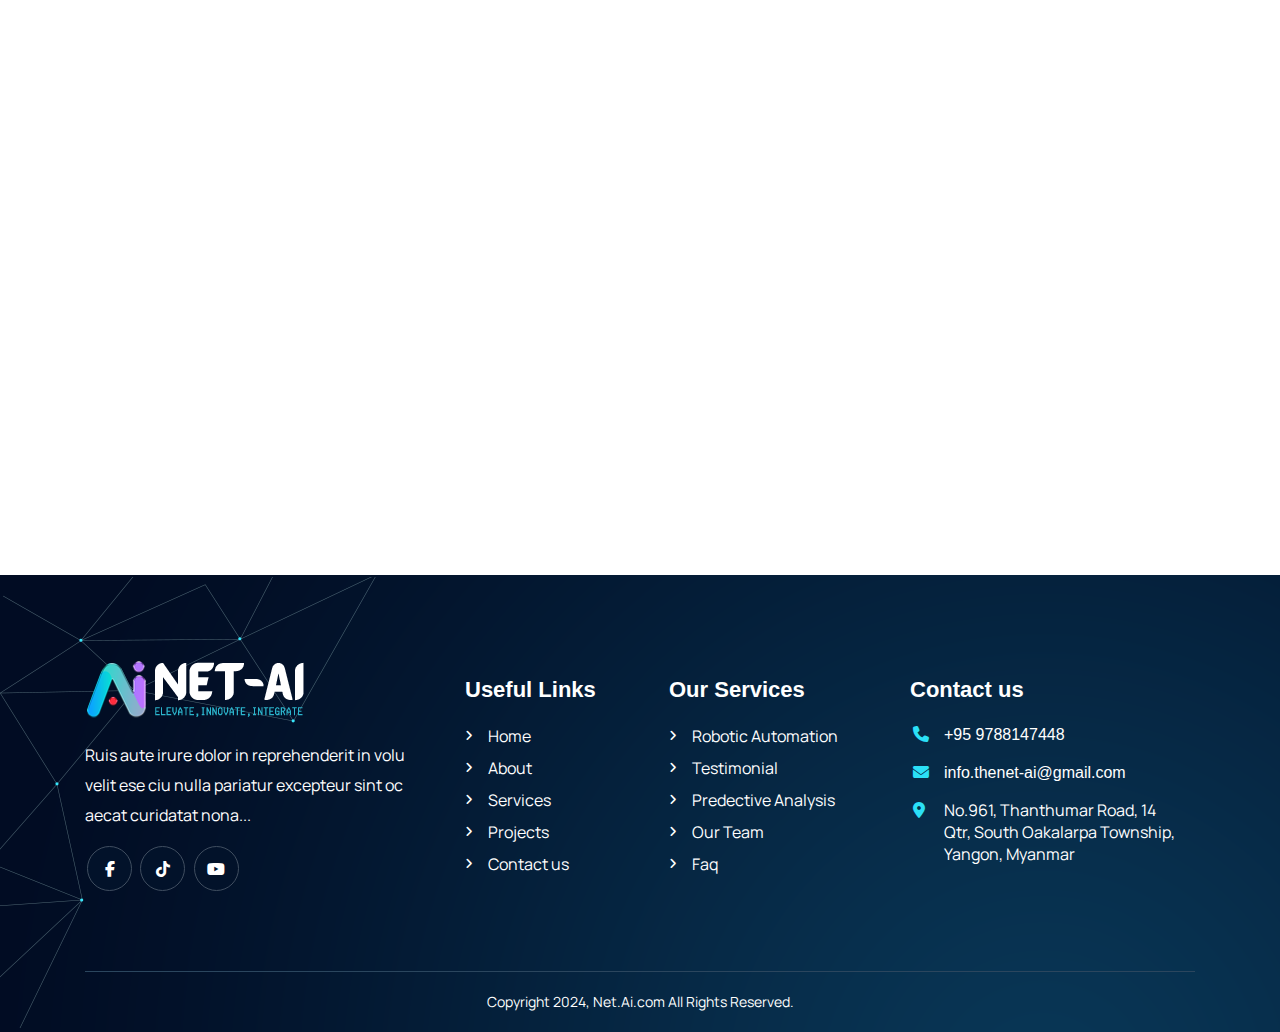
<file: html.designingmedia.com/artelligence/contact.html>
<!DOCTYPE html>
<html lang="zxx">

<!-- Mirrored from html.designingmedia.com/artelligence/contact.html by HTTrack Website Copier/3.x [XR&CO'2014], Sat, 21 Sep 2024 08:27:16 GMT -->
<head>
    <title>Contact | Net.Ai</title>
    <!-- /SEO Ultimate -->
    <meta name="viewport" content="width=device-width, initial-scale=1, maximum-scale=1, user-scalable=0">
    <meta charset="utf-8">
    <link rel="icon" type="image/png" href="assets/images/NetAi.png" />
    <!-- Latest compiled and minified CSS -->
    <link href="assets/bootstrap/bootstrap.min.css" rel="stylesheet">
    <link rel="stylesheet" href="assets/js/bootstrap.min.js">
    <!-- Font Awesome link -->
    <link rel="stylesheet" href="../../cdnjs.cloudflare.com/ajax/libs/font-awesome/6.1.1/css/all.min.css">
    <!-- StyleSheet link CSS -->
    <link href="assets/css/style.css" rel="stylesheet" type="text/css">
    <link href="assets/css/responsive.css" rel="stylesheet" type="text/css">
    <link rel="stylesheet" href="../../cdnjs.cloudflare.com/ajax/libs/magnific-popup.js/1.1.0/magnific-popup.css">
    <link href="../../unpkg.com/aos%402.3.1/dist/aos.css" rel="stylesheet">
</head>

<body>
<!--Header  -->
<div class="sub-banner">
    <header class="header">
        <div class="container-fluid">
            <nav class="navbar navbar-expand-lg navbar-light">
                <a class="navbar-brand" href="index.html"><figure class="mb-0 banner-logo"><img src="assets/images/Net AI - Small (Logo) Website1.png" alt="" class="img-fluid"></figure></a>
                <button class="navbar-toggler collapsed" type="button" data-toggle="collapse" data-target="#navbarSupportedContent" aria-controls="navbarSupportedContent" aria-expanded="false" 
                aria-label="Toggle navigation">
                <span class="navbar-toggler-icon"></span>
                <span class="navbar-toggler-icon"></span>
                <span class="navbar-toggler-icon"></span>
                </button>
                <div class="collapse navbar-collapse" id="navbarSupportedContent">
                    <ul class="navbar-nav ml-auto">
                        <li class="nav-item">
                            <a class="nav-link" href="index.html">Home</a>
                        </li>
                        <li class="nav-item">
                            <a class="nav-link" href="about.html">About</a>
                        </li>
                        <li class="nav-item">
                            <a class="nav-link" href="service.html">Services</a>
                        </li>
                        <li class="nav-item">
                            <a class="nav-link" href="projects.html">Projects</a>
                        </li>
                        <li class="nav-space nav-item dropdown">
                            <a class="nav-link dropdown-toggle dropdown-color navbar-text-color" href="#" id="navbarDropdown" role="button" data-toggle="dropdown" aria-haspopup="true"
                                aria-expanded="false"> Pages </a>
                            <div class="dropdown-menu drop-down-content">
                                <ul class="list-unstyled drop-down-pages">
                                    <li class="nav-item">
                                        <a class="dropdown-item nav-link" href="team.html">Teams</a>
                                    </li>
                                    <li class="nav-item">
                                        <a class="dropdown-item nav-link" href="faq.html">Faq's</a>
                                    </li>
                                </ul>
                            </div>
                        </li>
                        <li class="nav-space nav-item active">
                            <a class="nav-link" href="contact.html">Contact us</a>
                        </li>
                        <li class="nav-item">
                            <a class="nav-link lets_talk" href="contact.html">Let's Talk<i class="circle fa-regular fa-angle-right"></i></a>
                        </li>
                    </ul>
                </div>
            </nav>
        </div>
    </header>
    <figure class="sub-bannersideshape mb-0">
        <img src="assets/images/sub-bannersideshape.png" alt="" class="img-fluid">
    </figure>
<!-- Sub-Banner -->
    <section class="banner-section">
        <div class="container">
            <div class="row">
                <div class="col-lg-7 col-md-6 col-sm-12 col-12">
                    <div class="banner_content" data-aos="fade-right">
                        <h1 class="text-white">Contact Us</h1>
                        <p class="text-white">Huis autem vel eum iure reprehenderit aui in ea voluptate velit esse ruam nihil molestiae conseuatur.</p>
                        <div class="box">
                            <span class="mb-0">Home</span><i class="first fa-regular fa-angle-right"></i><i class="second fa-regular fa-angle-right"></i><span class="mb-0 box_span">Contact</span>
                        </div> 
                    </div>
                </div> 
                <div class="col-lg-5 col-md-6 col-sm-12 col-12">
                    <div class="banner_wrapper">
                        <figure class="mb-0 sub-bannerimage">
                            <img src="assets/images/sub-bannerimage.png" alt="" class="">
                        </figure> 
                    </div>  
                </div>
            </div>
        </div> 
        <figure class="sub-bannersideshape2 mb-0">
            <img src="assets/images/sub-bannersideshape2.png" alt="" class="img-fluid">
        </figure>
    </section>
</div>
<!--Contact section-->
<section class="contact-section">
    <div class="container">
        <div class="row">
            <div class="col-lg-6 col-md-12 col-sm-12 col-12">
                <div class="contact_content" data-aos="fade-right">
                    <h5>Our Details</h5>
                    <h2>Contact Information</h2>
                    <div class="contact-box">
                        <div class="box-image">
                            <figure class="contact-location">
                                <img src="assets/images/contact-location.png" alt="" class="img-fluid">
                            </figure> 
                        </div>
                        <div class="box-content">
                            <h4>Location:</h4>
                            <p class="text-size-18">No.961, Thanthumar Road, 14 Qtr, South Oakalarpa Township, Yangon, Myanmar</p>
                        </div>
                    </div>
                    <div class="contact-box box-mb">
                        <div class="box-image">
                            <figure class="contact-phone">
                                <img src="assets/images/contact-phone.png" alt="" class="img-fluid">
                            </figure>
                        </div>
                        <div class="box-content">
                            <h4 class="heading">Phone:</h4>
                            <p>
                                <a href="tel:+959788147448" class="text-decoration-none text text-size-18">(+95 9788147448)</a>
                            </p>
                            
                        </div>
                    </div>
                    <div class="contact-box">
                        <div class="box-image">
                            <figure class="contact-email">
                                <img src="assets/images/contact-email.png" alt="" class="img-fluid">
                            </figure>
                        </div>
                        <div class="box-content">
                            <h4 class="heading">Email:</h4>
                            <p>
                                <a href="info.thenet-ai@gmail.com" class="text-decoration-none text-size-18">info.thenet-ai@gmail.com</a>
                            </p>
                        </div>
                    </div>
                </div>
            </div>
            <div class="col-lg-6 col-md-12 col-sm-12 col-12">
                <div class="need-section">
                    <div class="need_content"> 
                        <h3>Need any Help!</h3>
                        <p class="text-size-16">Eiusmod tempor in  labore et dolore magna aliqua ruis ultrices gravida sit amet.</p>
                        <form id="contactpage" method="POST" action="https://html.designingmedia.com/artelligence/contact-form.php">
                            <div class="row">
                                <div class="col-12">
                                    <div class="form-group mb-0">    
                                    <input type="text" class="form_style" placeholder="Your Name:" name="name"> 
                                    </div>
                                </div>
                                <div class="col-12">
                                    <div class="form-group mb-0">
                                    <input type="email" class="form_style" placeholder="Your Email:" name="emailid">
                                    </div>
                                </div>
                                <div class="col-12">
                                    <div class="form-group mb-0">
                                    <input type="tel" class="form_style" placeholder="Phone:" name="phone">
                                    </div>
                                </div>
                                <div class="col-lg-12">
                                    <div class=" form-group mb-0">    
                                    <textarea class="form_style" placeholder="Message" rows="3" name="msg"></textarea>
                                    </div>
                                </div>
                            </div>
                            <div class="manage-button text-center">
                                <button type="submit" class="submit_now text-decoration-none">Submit Now<i class="circle fa-regular fa-angle-right"></i></button>
                            </div>
                        </form>
                        <figure class="faq-image mb-0">
                            <img src="assets/images/faq-image.png" alt="" class="img-fluid">
                        </figure>
                    </div>
                </div>
            </div>
        </div>
    </div>
</section>
<div class="contact_map_section">
    <div class="row">
        <div class="col-lg-12 col-md-12 col-sm-12 col-xs-12">
            <iframe src="https://www.google.com/maps/embed?pb=!1m17!1m12!1m3!1d3818.558376418844!2d96.19355957492188!3d16.848250883949905!2m3!1f0!2f0!3f0!3m2!1i1024!2i768!4f13.1!3m2!1m1!2zMTbCsDUwJzUzLjciTiA5NsKwMTEnNDYuMSJF!5e0!3m2!1sen!2sus!4v1727070882333!5m2!1sen!2sus"
            width="1920" height="556" style="border:0;" allowfullscreen="" loading="lazy"
            referrerpolicy="no-referrer-when-downgrade"></iframe>
        </div>
    </div>
</div>
<!-- Footer -->
<section class="footer-section">
    <div class="container">
        <figure class="footer-sideshape mb-0">
            <img src="assets/images/footer-sideshape.png" alt="" class="img-fluid">
        </figure>
        <div class="middle-portion">
            <div class="row">
                <div class="col-lg-4 col-md-5 col-sm-6 col-12">
                    <a href="index.html">
                        <figure class="footer-logo">
                            <img src="assets/images/Net AI - Small (Logo) Website1.png" class="img-fluid" alt="">
                        </figure>
                    </a>
                    <p class="text-size-16 footer-text text-white">Ruis aute irure dolor in reprehenderit in volu velit ese ciu nulla pariatur excepteur sint oc aecat curidatat nona...</p>
                    <ul class="list-unstyled mb-0 social-icons">
                        <li class="circle"><a href="https://www.facebook.com/profile.php?id=61565842655700&mibextid=LQQJ4d"><i class="fa-brands fa-facebook-f"></i></a></li>
                        <li class="circle"><a href="https://www.tiktok.com/@net_ai?is_from_webapp=1&sender_device=pc"><i class="fa-brands fa-tiktok"></i></a></li>
                        <li class="circle"><a href="http://www.youtube.com/@thenet-ai"><i class="fa-brands fa-youtube"></i></a></li>
                    </ul>
                </div>
                <div class="col-lg-2 col-md-3 col-sm-12 col-12 d-md-block d-none">
                    <div class="links">
                        <h4 class="heading text-white">Useful Links</h4>
                        <ul class="list-unstyled mb-0">
                            <li><i class="fa-solid fa-angle-right"></i><a href="index.html" class=" text-size-16 text text-decoration-none">Home</a></li>
                            <li><i class="fa-solid fa-angle-right"></i><a href="about.html" class=" text-size-16 text text-decoration-none">About</a></li>
                            <li><i class="fa-solid fa-angle-right"></i><a href="service.html" class=" text-size-16 text text-decoration-none">Services</a></li>
                            <li><i class="fa-solid fa-angle-right"></i><a href="projects.html" class=" text-size-16 text text-decoration-none">Projects</a></li>
                            <li><i class="fa-solid fa-angle-right"></i><a href="contact.html" class=" text-size-16 text text-decoration-none">Contact us</a></li>
                        </ul>
                    </div>
                </div>
                <div class="col-lg-3 col-md-2 col-sm-12 col-12 d-lg-block d-none">
                    <div class="links list-pd">
                        <h4 class="heading text-white">Our Services</h4>
                        <ul class="list-unstyled mb-0">
                            <li><i class="fa-solid fa-angle-right"></i><a href="service.html" class=" text-size-16 text text-decoration-none">Robotic Automation</a></li>
                            <li><i class="fa-solid fa-angle-right"></i><a href="projects.html" class=" text-size-16 text text-decoration-none">Testimonial</a></li>
                            <li><i class="fa-solid fa-angle-right"></i><a href="service.html" class=" text-size-16 text text-decoration-none">Predective Analysis</a></li>
                            <li><i class="fa-solid fa-angle-right"></i><a href="team.html" class=" text-size-16 text text-decoration-none">Our Team</a></li>
                            <li><i class="fa-solid fa-angle-right"></i><a href="faq.html" class=" text-size-16 text text-decoration-none">Faq</a></li>
                        </ul>
                    </div>
                </div>
                <div class="col-lg-3 col-md-4 col-sm-6 col-12 d-sm-block">
                    <div class="icon">
                        <h4 class="heading text-white">Contact us</h4>
                        <ul class="list-unstyled mb-0">
                            <li class="text">
                                <i class="fa fa-phone fa-icon footer-location"></i>
                                <a href="tel:+4733378901" class="mb-0 text text-decoration-none text-size-16">+95 9788147448</a></li>
                            <li class="text">
                                <i class="fa fa-envelope fa-icon footer-location"></i>
                                <a href="mailto:info@repay.com" class="mb-0 text text-decoration-none text-size-16">info.thenet-ai@gmail.com</a></li>
                            <li class="text">
                                <i class="fa-solid fa-location-dot footer-location footer-location3"></i>
                                <p class="text-size-16">No.961, Thanthumar Road, 14 Qtr, South Oakalarpa Township, Yangon, Myanmar</p></li>
                        </ul>
                    </div>
                </div>
            </div>
        </div>
        <div id="fixed-form-container">
            <div class="image">
                <figure class="footer-image mb-0">
                    <img src="assets/images/footer-image.png" alt="" class="img-fluid">
                </figure>
            </div>
            <div class="body">
                <form id="contactpage1" method="POST" action="https://html.designingmedia.com/artelligence/contact-form.php">
                    <div class="form-group">
                        <input type="text" class="form-control" placeholder="Your Name:" name="name"> 
                    </div>
                    <div class="form-group">
                        <input type="email" class="form-control" placeholder="Your Email:" name="emailid">
                    </div>
                    <div class="form-group">
                        <input type="tel" class="form-control" placeholder="Phone:" name="phone">
                    </div>
                    <div class="form-group">
                        <textarea class="form_style" placeholder="Message" rows="3" name="msg"></textarea>
                    </div>
                    <button type="submit" class="submit_now text-decoration-none">Submit Now</button>
                </form>
            </div>
        </div>
        <div class="copyright">
            <div class="row">
                <div class="col-12">
                    <p class="mb-0 text-white">Copyright 2024, Net.Ai.com All Rights Reserved.</p>
                </div>
            </div>
        </div>
    </div>
</section>
<!-- Latest compiled JavaScript -->
<script src="assets/js/jquery-3.6.0.min.js"> </script>
<script src="assets/js/bootstrap.min.js"> </script>
<script src="assets/js/video_link.js"></script>
<script src="assets/js/video.js"></script>
<script src="assets/js/counter.js"></script>
<script src="assets/js/custom.js"></script>
<script src="assets/js/animation_links.js"></script>
<script src="assets/js/animation.js"></script>
</body>

</html>
</file>
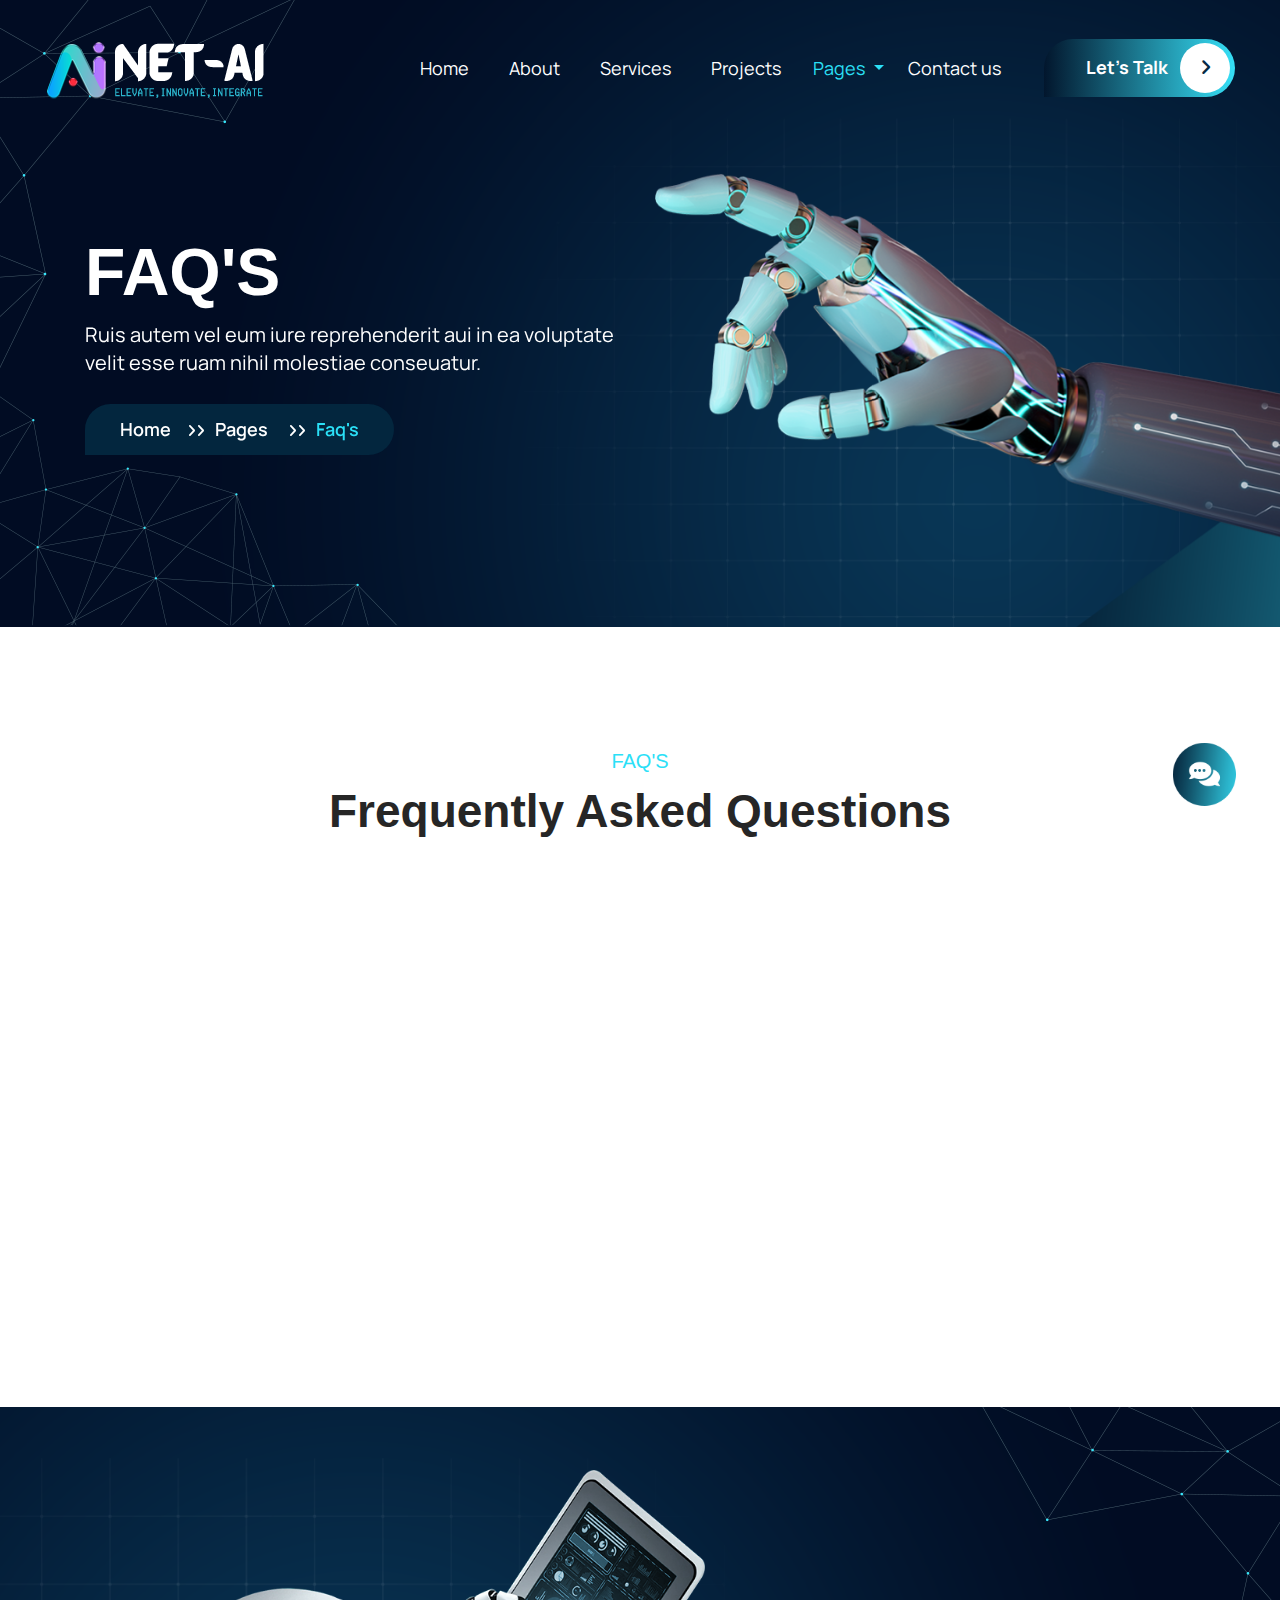
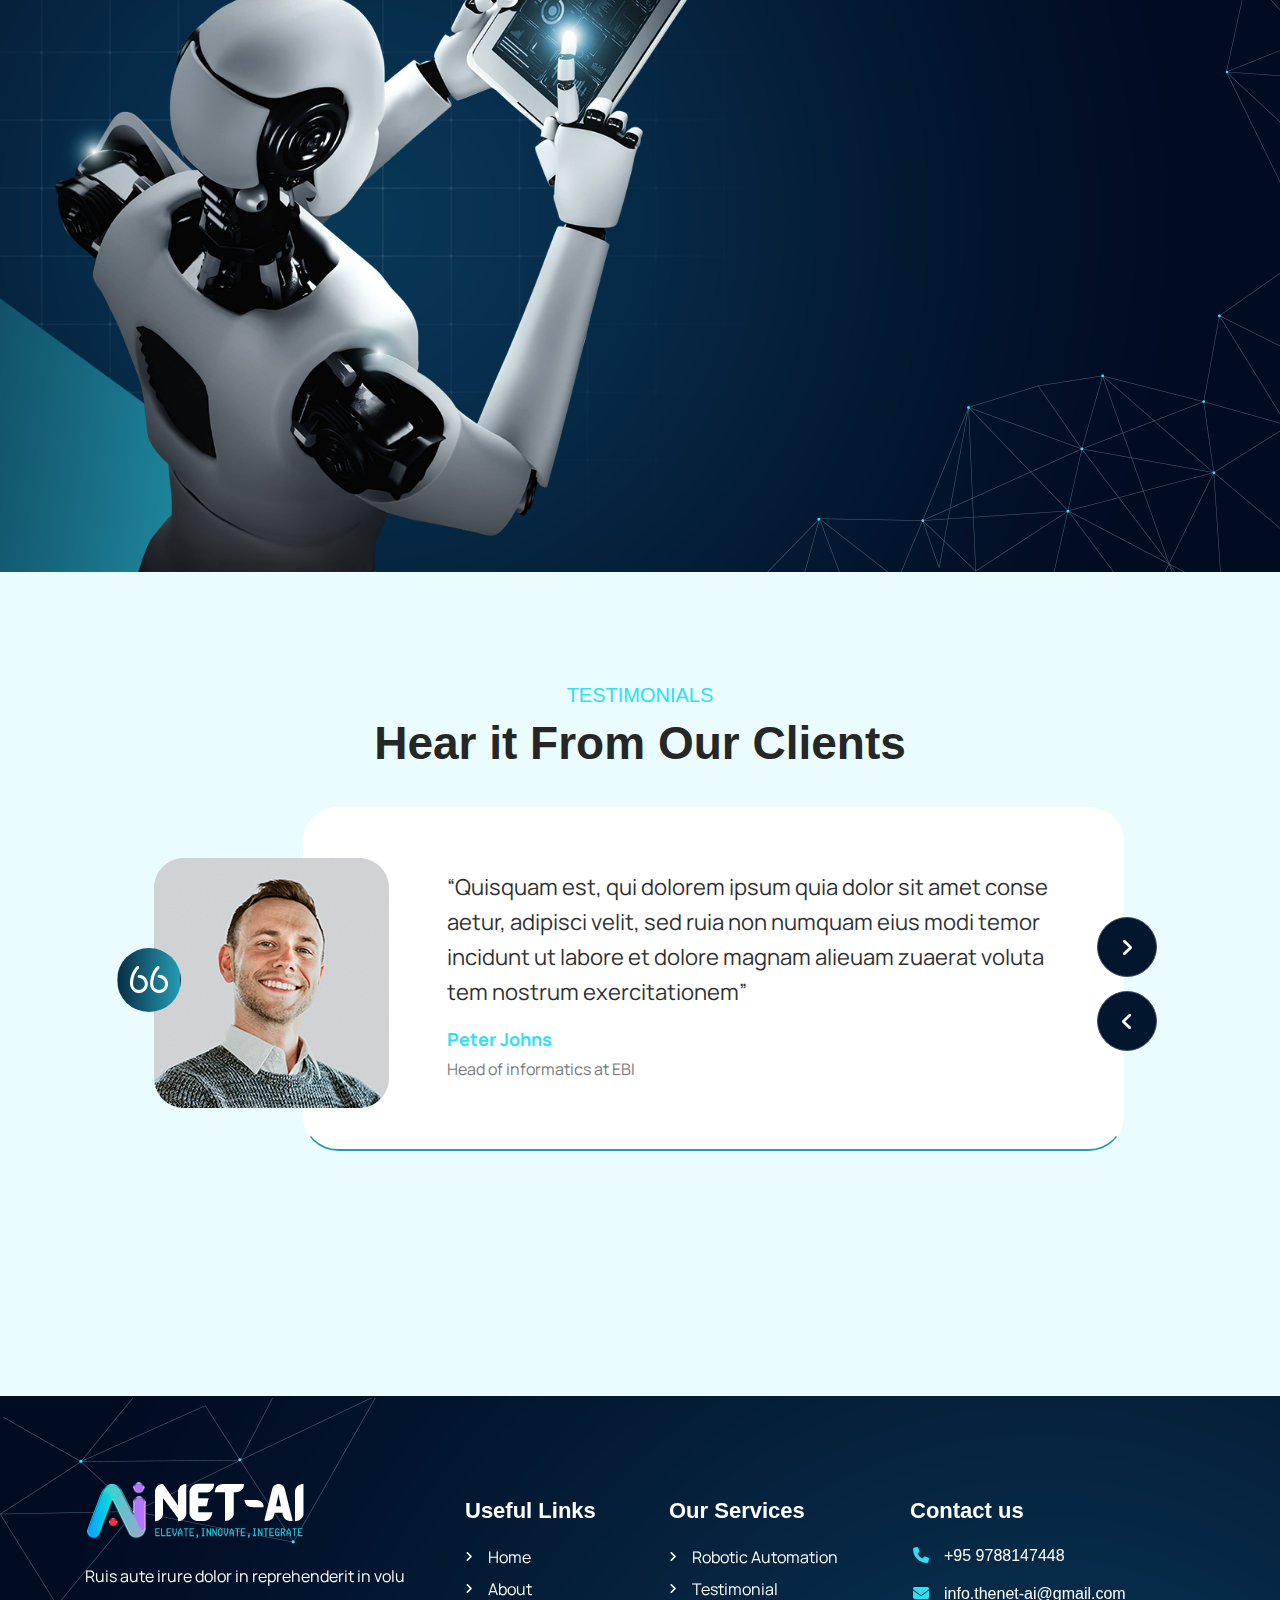
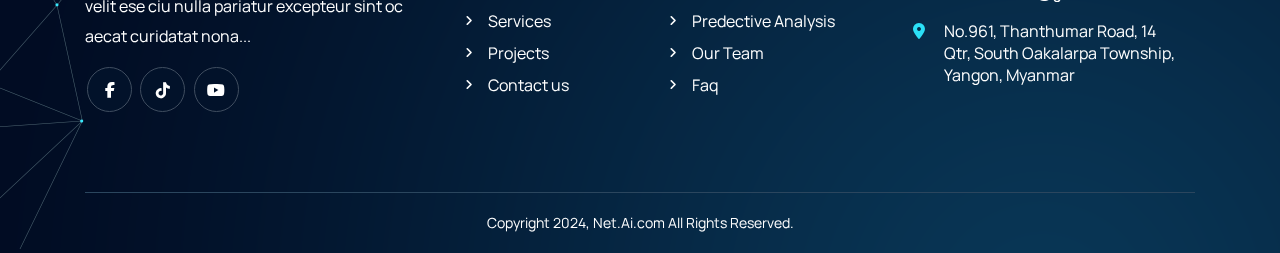
<file: html.designingmedia.com/artelligence/faq.html>
<!DOCTYPE html>
<html lang="zxx">

<head>
    <title>FAQ | Net.Ai</title>
    <!-- /SEO Ultimate -->
    <meta name="viewport" content="width=device-width, initial-scale=1, maximum-scale=1, user-scalable=0">
    <meta charset="utf-8">
    <link rel="icon" type="image/png" href="assets/images/NetAi.png" />
    <meta name="theme-color" content="#ffffff">
    <!-- Latest compiled and minified CSS -->
    <link href="assets/bootstrap/bootstrap.min.css" rel="stylesheet">
    <link rel="stylesheet" href="assets/js/bootstrap.min.js">
    <!-- Font Awesome link -->
    <link rel="stylesheet" href="../../cdnjs.cloudflare.com/ajax/libs/font-awesome/6.1.1/css/all.min.css">
    <!-- StyleSheet link CSS -->
    <link href="assets/css/style.css" rel="stylesheet" type="text/css">
    <link href="assets/css/responsive.css" rel="stylesheet" type="text/css">
    <link rel="stylesheet" href="../../cdnjs.cloudflare.com/ajax/libs/magnific-popup.js/1.1.0/magnific-popup.css">
    <link href="../../unpkg.com/aos%402.3.1/dist/aos.css" rel="stylesheet">
</head>
<body>
<!--Header  -->
<div class="sub-banner">
    <header class="header">
        <div class="container-fluid">
            <nav class="navbar navbar-expand-lg navbar-light">
                <a class="navbar-brand" href="index.html"><figure class="mb-0 banner-logo"><img src="assets/images/Net AI - Small (Logo) Website1.png" alt="" class="img-fluid"></figure></a>
                <button class="navbar-toggler collapsed" type="button" data-toggle="collapse" data-target="#navbarSupportedContent" aria-controls="navbarSupportedContent" aria-expanded="false" 
                aria-label="Toggle navigation">
                <span class="navbar-toggler-icon"></span>
                <span class="navbar-toggler-icon"></span>
                <span class="navbar-toggler-icon"></span>
                </button>
                <div class="collapse navbar-collapse" id="navbarSupportedContent">
                    <ul class="navbar-nav ml-auto">
                        <li class="nav-item">
                            <a class="nav-link" href="index.html">Home</a>
                        </li>
                        <li class="nav-item">
                            <a class="nav-link" href="about.html">About</a>
                        </li>
                        <li class="nav-item">
                            <a class="nav-link" href="service.html">Services</a>
                        </li>
                        <li class="nav-item">
                            <a class="nav-link" href="projects.html">Projects</a>
                        </li>
                        <li class="nav-space nav-item dropdown active">
                            <a class="nav-link dropdown-toggle dropdown-color navbar-text-color" href="#" id="navbarDropdown" role="button" data-toggle="dropdown" aria-haspopup="true"
                                aria-expanded="false"> Pages </a>
                            <div class="dropdown-menu drop-down-content">
                                <ul class="list-unstyled drop-down-pages">
                                    <li class="nav-item">
                                        <a class="dropdown-item nav-link" href="team.html">Teams</a>
                                    </li>
                                    <li class="nav-item active">
                                        <a class="dropdown-item nav-link" href="faq.html">Faq's</a>
                                    </li>
                                </ul>
                            </div>
                        </li>
                        <li class="nav-space nav-item">
                            <a class="nav-link" href="contact.html">Contact us</a>
                        </li>
                        <li class="nav-item">
                            <a class="nav-link lets_talk" href="contact.html">Let's Talk<i class="circle fa-regular fa-angle-right"></i></a>
                        </li>
                    </ul>
                </div>
            </nav>
        </div>
    </header>
    <figure class="sub-bannersideshape mb-0">
        <img src="assets/images/sub-bannersideshape.png" alt="" class="img-fluid">
    </figure>
<!-- Sub-Banner -->
    <section class="banner-section">
        <div class="container">
            <div class="row">
                <div class="col-lg-7 col-md-6 col-sm-12 col-12">
                    <div class="banner_content" data-aos="fade-right">
                        <h1 class="text-white">FAQ'S</h1>
                        <p class="text-white">Ruis autem vel eum iure reprehenderit aui in ea voluptate velit esse ruam nihil molestiae conseuatur.</p>
                        <div class="box">
                            <span class="mb-0">Home</span><i class="first fa-regular fa-angle-right"></i><i class="second fa-regular fa-angle-right"></i><span class="mb-0">Pages</span>
                            <i class="first fa-regular fa-angle-right"></i><i class="second fa-regular fa-angle-right"></i><span class="mb-0 box_span">Faq's</span>
                        </div> 
                    </div>
                </div> 
                <div class="col-lg-5 col-md-6 col-sm-12 col-12">
                    <div class="banner_wrapper">
                        <figure class="mb-0 sub-bannerimage">
                            <img src="assets/images/sub-bannerimage.png" alt="" class="">
                        </figure> 
                    </div>  
                </div>
            </div>
        </div> 
        <figure class="sub-bannersideshape2 mb-0">
            <img src="assets/images/sub-bannersideshape2.png" alt="" class="img-fluid">
        </figure>
    </section>
</div>
<!-- FAQ's -->
<section class="accordian-section">
    <div class="container">
        <div class="row">
            <div class="col-lg-12 col-md-12 col-sm-12 col-12">
                <div class="accordian_content">
                    <h5>faq's</h5>
                    <h2>Frequently Asked Questions</h2>
                </div>
            </div>
        </div>
        <div class="row position-relative" data-aos="fade-up">
            <div class="col-lg-1 col-md-1 col-sm-1 d-lg-block d-none"></div>
            <div class="col-lg-10 col-md-12 col-sm-12 col-xs-12">
                <div class="accordian-section-inner position-relative">
                    <div class="accordian-inner">
                        <div id="accordion1">
                            <div class="accordion-card">
                                <div class="card-header" id="headingOne">
                                    <a href="#" class="btn btn-link collapsed" data-toggle="collapse" data-target="#collapseOne" aria-expanded="false" aria-controls="collapseOne">
                                        <h4>Modi tempora incidunt ut labore et dolore magnam aliquam?</h4>
                                    </a>
                                </div>
                                <div id="collapseOne" class="collapse" aria-labelledby="headingOne">
                                    <div class="card-body">
                                        <p class="text-size-18 text-left mb-0">Temporibus autem quibusdam et aut officiis debitis aut rerum necessitatibus saepe eveniet voluta
                                            repudiandae sint et molestiae non recusandae. Itaque earum rerum hic tenetur a sapiente delectus 
                                            maiores alias consequatur aut perferendis doloribus asperiores repellat</p>
                                    </div>
                                </div>
                            </div>
                            <div class="accordion-card">
                                <div class="card-header" id="headingTwo">
                                    <a href="#" class="btn btn-link collapsed" data-toggle="collapse" data-target="#collapseTwo" aria-expanded="false" aria-controls="collapseTwo">
                                        <h4>Duis aute irure dolor in reprehenderit in voluptate velit esse?</h4>
                                    </a>
                                </div>
                                <div id="collapseTwo" class="collapse" aria-labelledby="headingTwo">
                                    <div class="card-body">
                                        <p class="text-size-18 text-left mb-0">Temporibus autem quibusdam et aut officiis debitis aut rerum necessitatibus saepe eveniet voluta
                                            repudiandae sint et molestiae non recusandae. Itaque earum rerum hic tenetur a sapiente delectus 
                                            maiores alias consequatur aut perferendis doloribus asperiores repellat</p>
                                    </div>
                                </div>
                            </div>
                            <div class="accordion-card">
                                <div class="card-header" id="headingThree">
                                    <a href="#" class="btn btn-link collapsed" data-toggle="collapse" data-target="#collapseThree" aria-expanded="false" aria-controls="collapseThree">
                                        <h4>Porro quisquam est qui dolorem ipsum quia dolor sit amet?</h4>
                                    </a>
                                </div>
                                <div id="collapseThree" class="collapse" aria-labelledby="headingThree">
                                    <div class="card-body">
                                        <p class="text-size-18 text-left mb-0">Temporibus autem quibusdam et aut officiis debitis aut rerum necessitatibus saepe eveniet voluta
                                            repudiandae sint et molestiae non recusandae. Itaque earum rerum hic tenetur a sapiente delectus 
                                            maiores alias consequatur aut perferendis doloribus asperiores repellat</p>
                                    </div>
                                </div>
                            </div>
                            <div class="accordion-card">
                                <div class="card-header" id="headingFour">
                                    <a href="#" class="btn btn-link collapsed" data-toggle="collapse" data-target="#collapseFour" aria-expanded="false" aria-controls="collapseFour">
                                        <h4>Consequatur aut perferendis doloribus asperiores repellat?</h4>
                                    </a>
                                </div>
                                <div id="collapseFour" class="collapse" aria-labelledby="headingFour">
                                    <div class="card-body">
                                        <p class="text-size-18 text-left mb-0">Temporibus autem quibusdam et aut officiis debitis aut rerum necessitatibus saepe eveniet voluta
                                            repudiandae sint et molestiae non recusandae. Itaque earum rerum hic tenetur a sapiente delectus 
                                            maiores alias consequatur aut perferendis doloribus asperiores repellat</p>                                
                                    </div>
                                </div>
                            </div>
                            <div class="accordion-card">
                                <div class="card-header" id="headingFive">
                                    <a href="#" class="btn btn-link collapsed" data-toggle="collapse" data-target="#collapseFive" aria-expanded="false" aria-controls="collapseFive">
                                        <h4>Autem vel eum iure reprehenderit qui in ea voluptate velit?</h4>
                                    </a>
                                </div>
                                <div id="collapseFive" class="collapse" aria-labelledby="headingFive">
                                    <div class="card-body">
                                        <p class="text-size-18 text-left mb-0">Temporibus autem quibusdam et aut officiis debitis aut rerum necessitatibus saepe eveniet voluta
                                            repudiandae sint et molestiae non recusandae. Itaque earum rerum hic tenetur a sapiente delectus 
                                            maiores alias consequatur aut perferendis doloribus asperiores repellat</p>                                
                                    </div>
                                </div>
                            </div>
                        </div>
                    </div>
                </div>
            </div>
            <div class="col-lg-1 col-md-1 col-sm-1 d-lg-block d-none"></div>
        </div>
    </div>
</section>
<!-- Choose -->
<section class="choose-section">
    <div class="container">
    <figure class="choose-sideshape mb-0">
        <img src="assets/images/choose-sideshape.png" alt="" class="img-fluid">
    </figure>
        <div class="row">
            <div class="col-lg-6 col-md-12 col-sm-12 col-12 order-lg-1 order-2">
                <div class="choose_wrapper">
                    <figure class="mb-0 choose-image">
                        <img src="assets/images/choose-image.png" alt="" class="">
                    </figure> 
                </div>
            </div>
            <div class="col-lg-6 col-md-12 col-sm-12 col-12 order-lg-2 order-1">
                <div class="choose_content" data-aos="fade-right">
                    <h5>Why Choose Us</h5>
                    <h2 class="text-white">Get Closer Look How Business Develop in AI Data Analysis</h2>
                    <p class="text-white text-size-18">Consectetur adipiscing elit sed do eiusmod tempor in 
                        labore et dolore magna aliqua ruis ipsum suspendisse ultrices gravida sit amet.</p>
                    <ul class="list-unstyled mb-0">
                        <li class="text-white text text-size-18"><i class="circle fa-regular fa-angle-right"></i>Quis autem vel eum iure reprehenderit aui</li>
                        <li class="text-white text text-size-18"><i class="circle fa-regular fa-angle-right"></i>Suscipit laboriosam nisi rut aliuid eum iure moli</li>
                        <li class="text-white text text1 text-size-18"><i class="circle fa-regular fa-angle-right"></i>Dolor repellendus temporibus autem auibus</li>
                    </ul>
                    <a class="read_more text-decoration-none" href="about.html">Read More<i class="circle fa-regular fa-angle-right"></i></a>
                </div>
            </div>
        </div>
    </div>
    <figure class="choose-sideshape2 mb-0">
        <img src="assets/images/choose-sideshape2.png" alt="" class="img-fluid">
    </figure>   
</section>
<!-- Testimonial -->
<section class="testimonial-section">
    <div class="container">
        <div class="row position-relative">
            <div class="col-12">
                <div class="heading">
                    <h5>Testimonials</h5>
                    <h2>Hear it From Our Clients</h2>
                </div>
                <div id="carouselExampleControls" class="carousel slide" data-ride="carousel">
                    <div class="carousel-inner">
                        <div class="carousel-item active">
                            <div class="testimonial_content">
                                <div class="content-box">
                                    <p class="h4">“Quisquam est, qui dolorem ipsum quia dolor sit amet conse aetur, adipisci velit, sed ruia non numquam eius modi temor
                                        incidunt ut labore et dolore magnam alieuam zuaerat voluta tem nostrum exercitationem”</p>
                                    <figure class="testimonial-image mb-0">
                                        <img src="assets/images/testimonial-image.png" alt="" class="img-fluid">
                                    </figure>
                                    <span class="text-size-18">Peter Johns</span>
                                    <span class="text-size-16 mb-0">Head of informatics at EBI</span>
                                    <div class="box">
                                        <figure class="testimonial-comas mb-0">
                                            <img src="assets/images/testimonial-comas.png" alt="" class="img-fluid">
                                        </figure>
                                    </div>
                                </div>
                            </div>
                        </div>
                        <div class="carousel-item">
                            <div class="testimonial_content">
                                <div class="content-box">
                                    <p>“Quisquam est, qui dolorem ipsum quia dolor sit amet conse aetur, adipisci velit, sed ruia non numquam eius modi temor
                                        incidunt ut labore et dolore magnam alieuam zuaerat voluta tem nostrum exercitationem”</p>
                                    <figure class="testimonial-image mb-0">
                                        <img src="assets/images/testimonial-image.png" alt="" class="img-fluid">
                                    </figure>
                                    <span class="text-size-18">Peter Johns</span>
                                    <span class="text-size-16 mb-0">Head of informatics at EBI</span>
                                    <div class="box">
                                        <figure class="testimonial-comas">
                                            <img src="assets/images/testimonial-comas.png" alt="" class="img-fluid">
                                        </figure>
                                    </div>
                                </div>
                            </div>
                        </div>
                    </div>
                    <div class="pagination-outer">
                        <a class="carousel-control-next" href="#carouselExampleControls" role="button" data-slide="next">
                            <i class="fa-solid fa-angle-right"></i>
                            <span class="sr-only">Next</span>
                        </a>
                        <a class="carousel-control-prev" href="#carouselExampleControls" role="button" data-slide="prev">
                            <i class="fa-solid fa-angle-left"></i>
                            <span class="sr-only">Previous</span>
                        </a>
                    </div>
                </div>
            </div>
        </div>
        <figure class="mb-0 testimonial-sideimage">
            <img src="assets/images/testimonial-sideimage.png" alt="" class="img-fluid">
        </figure>
    </div>
    <!-- Partner -->
    <div class="partner-section"> 
        <div class="container">
            <div class="partner" data-aos="fade-up">
                <ul class="mb-0 list-unstyled">
                    <li>
                        <figure class="mb-0 partner1 img1">
                            <img class="img-fluid" src="assets/images/partner1.png" alt="">
                        </figure>
                    </li>
                    <li>
                        <figure class="mb-0 partner1 partner2 img2">
                            <img class="img-fluid" src="assets/images/partner2.png" alt="">
                        </figure>
                    </li>
                    <li class="img-mb">
                        <figure class="mb-0 partner1 partner3 img3">
                            <img class="img-fluid" src="assets/images/partner3.png" alt="">
                        </figure>
                    </li>
                    <li>
                        <figure class="mb-0 partner1 partner4 img4">
                            <img class="img-fluid" src="assets/images/partner4.png" alt="">
                        </figure>
                    </li>
                    <li>
                        <figure class="mb-0 partner1 partner5 img5">
                            <img class="img-fluid" src="assets/images/partner5.png" alt="">
                        </figure>
                    </li>
                </ul>
            </div>
        </div>
    </div>
</section>
<!-- Footer -->
<section class="footer-section">
    <div class="container">
        <figure class="footer-sideshape mb-0">
            <img src="assets/images/footer-sideshape.png" alt="" class="img-fluid">
        </figure>
        <div class="middle-portion">
            <div class="row">
                <div class="col-lg-4 col-md-5 col-sm-6 col-12">
                    <a href="index.html">
                        <figure class="footer-logo">
                            <img src="assets/images/Net AI - Small (Logo) Website1.png" class="img-fluid" alt="">
                        </figure>
                    </a>
                    <p class="text-size-16 footer-text text-white">Ruis aute irure dolor in reprehenderit in volu velit ese ciu nulla pariatur excepteur sint oc aecat curidatat nona...</p>
                    <ul class="list-unstyled mb-0 social-icons">
                        <li class="circle"><a href="#"><i class="fa-brands fa-facebook-f"></i></a></li>
                        <li class="circle"><a href="#"><i class="fa-brands fa-tiktok"></i></a></li>
                        <li class="circle"><a href="#"><i class="fa-brands fa-youtube"></i></a></li>
                    </ul>
                </div>
                <div class="col-lg-2 col-md-3 col-sm-12 col-12 d-md-block d-none">
                    <div class="links">
                        <h4 class="heading text-white">Useful Links</h4>
                        <ul class="list-unstyled mb-0">
                            <li><i class="fa-solid fa-angle-right"></i><a href="index.html" class=" text-size-16 text text-decoration-none">Home</a></li>
                            <li><i class="fa-solid fa-angle-right"></i><a href="about.html" class=" text-size-16 text text-decoration-none">About</a></li>
                            <li><i class="fa-solid fa-angle-right"></i><a href="service.html" class=" text-size-16 text text-decoration-none">Services</a></li>
                            <li><i class="fa-solid fa-angle-right"></i><a href="projects.html" class=" text-size-16 text text-decoration-none">Projects</a></li>
                            <li><i class="fa-solid fa-angle-right"></i><a href="contact.html" class=" text-size-16 text text-decoration-none">Contact us</a></li>
                        </ul>
                    </div>
                </div>
                <div class="col-lg-3 col-md-2 col-sm-12 col-12 d-lg-block d-none">
                    <div class="links list-pd">
                        <h4 class="heading text-white">Our Services</h4>
                        <ul class="list-unstyled mb-0">
                            <li><i class="fa-solid fa-angle-right"></i><a href="service.html" class=" text-size-16 text text-decoration-none">Robotic Automation</a></li>
                            <li><i class="fa-solid fa-angle-right"></i><a href="projects.html" class=" text-size-16 text text-decoration-none">Testimonial</a></li>
                            <li><i class="fa-solid fa-angle-right"></i><a href="service.html" class=" text-size-16 text text-decoration-none">Predective Analysis</a></li>
                            <li><i class="fa-solid fa-angle-right"></i><a href="team.html" class=" text-size-16 text text-decoration-none">Our Team</a></li>
                            <li><i class="fa-solid fa-angle-right"></i><a href="faq.html" class=" text-size-16 text text-decoration-none">Faq</a></li>
                        </ul>
                    </div>
                </div>
                <div class="col-lg-3 col-md-4 col-sm-6 col-12 d-sm-block">
                    <div class="icon">
                        <h4 class="heading text-white">Contact us</h4>
                        <ul class="list-unstyled mb-0">
                            <li class="text">
                                <i class="fa fa-phone fa-icon footer-location"></i>
                                <a href="tel:+4733378901" class="mb-0 text text-decoration-none text-size-16">+95 9788147448</a></li>
                            <li class="text">
                                <i class="fa fa-envelope fa-icon footer-location"></i>
                                <a href="mailto:info@repay.com" class="mb-0 text text-decoration-none text-size-16">info.thenet-ai@gmail.com</a></li>
                            <li class="text">
                                <i class="fa-solid fa-location-dot footer-location footer-location3"></i>
                                <p class="text-size-16">No.961, Thanthumar Road, 14 Qtr, South Oakalarpa Township, Yangon, Myanmar</p></li>
                        </ul>
                    </div>
                </div>
            </div>
        </div>
        <div id="fixed-form-container">
            <div class="image">
                <figure class="footer-image mb-0">
                    <img src="assets/images/footer-image.png" alt="" class="img-fluid">
                </figure>
            </div>
            <div class="body">
                <form id="contactpage1" method="POST" action="https://html.designingmedia.com/artelligence/contact-form.php">
                    <div class="form-group">
                        <input type="text" class="form-control" placeholder="Your Name:" name="name"> 
                    </div>
                    <div class="form-group">
                        <input type="email" class="form-control" placeholder="Your Email:" name="emailid">
                    </div>
                    <div class="form-group">
                        <input type="tel" class="form-control" placeholder="Phone:" name="phone">
                    </div>
                    <div class="form-group">
                        <textarea class="form_style" placeholder="Message" rows="3" name="msg"></textarea>
                    </div>
                    <button type="submit" class="submit_now text-decoration-none">Submit Now</button>
                </form>
            </div>
        </div>
        <div class="copyright">
            <div class="row">
                <div class="col-12">
                    <p class="mb-0 text-white">Copyright 2024, Net.Ai.com All Rights Reserved.</p>
                </div>
            </div>
        </div>
    </div>
</section>
<!-- Latest compiled JavaScript -->
<script src="assets/js/jquery-3.6.0.min.js"> </script>
<script src="assets/js/bootstrap.min.js"> </script>
<script src="assets/js/video_link.js"></script>
<script src="assets/js/video.js"></script>
<script src="assets/js/counter.js"></script>
<script src="assets/js/custom.js"></script>
<script src="assets/js/animation_links.js"></script>
<script src="assets/js/animation.js"></script>
</body>

</html>
</file>
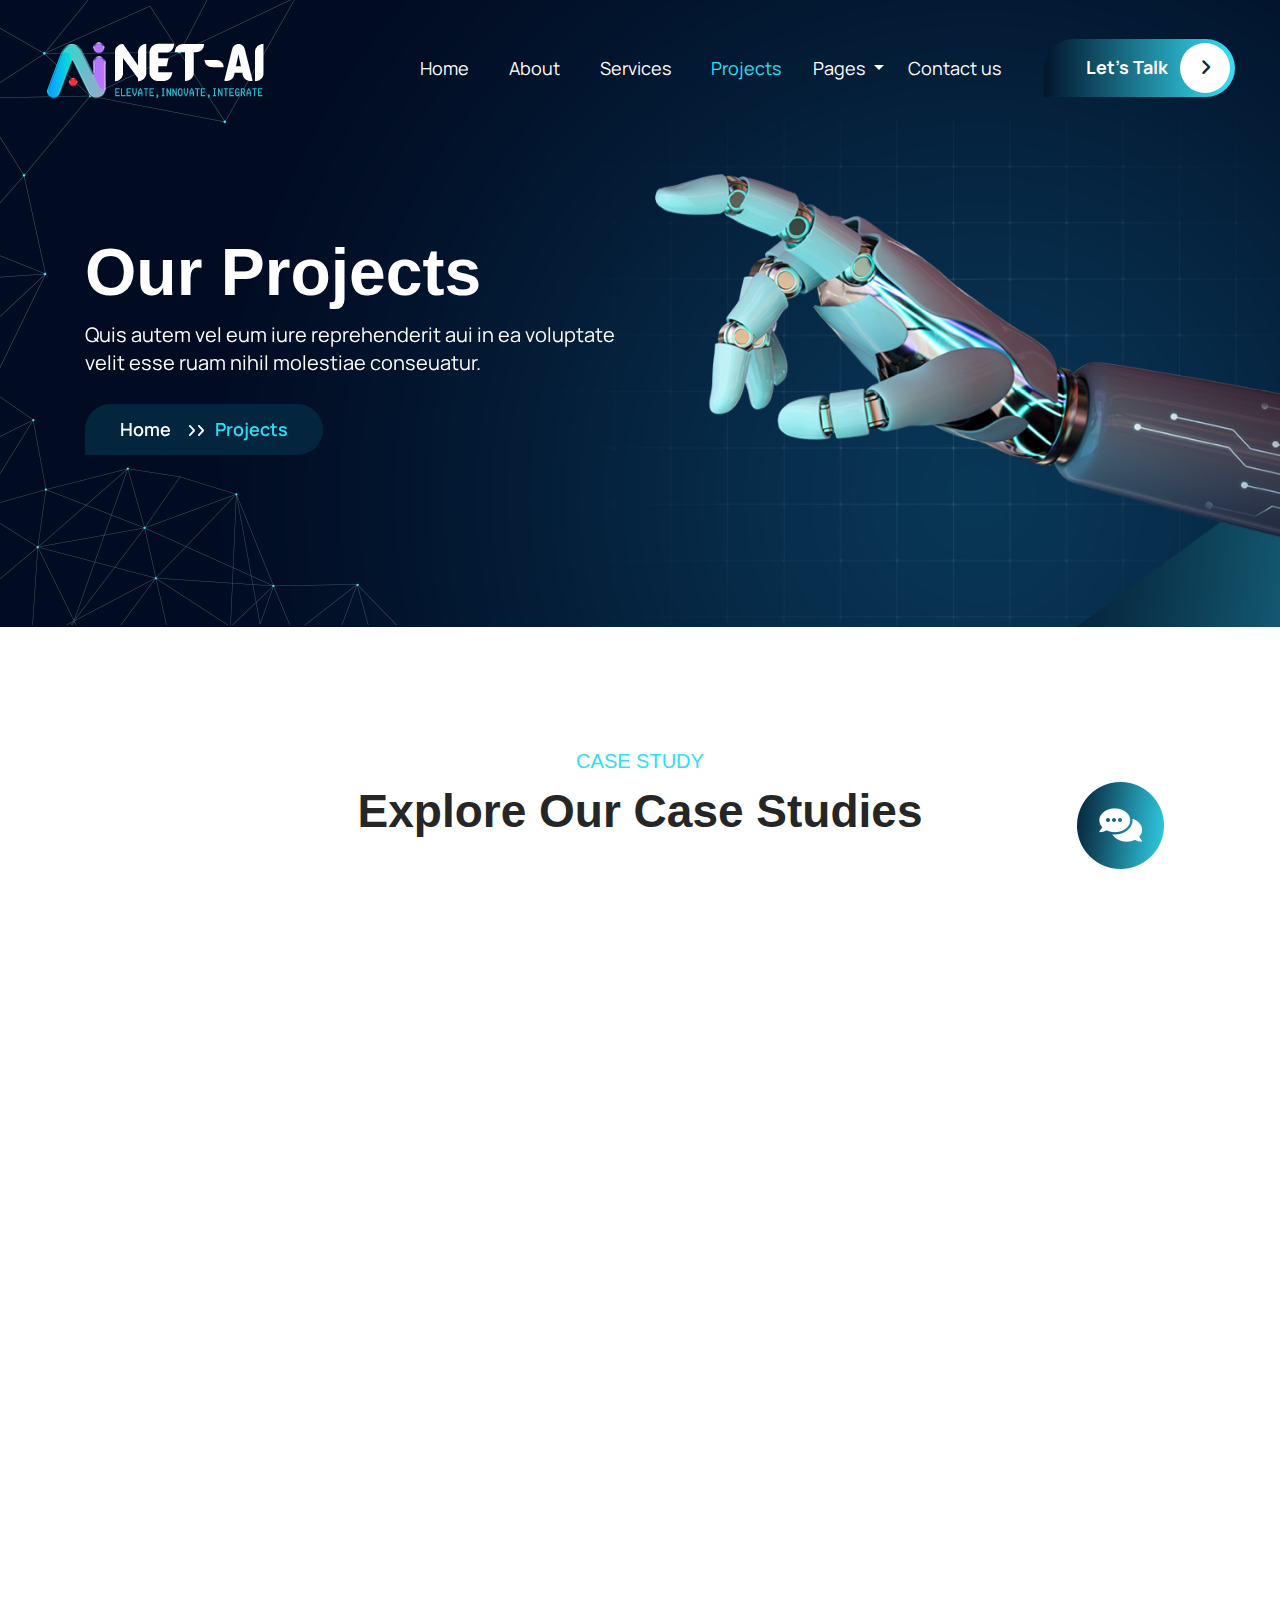
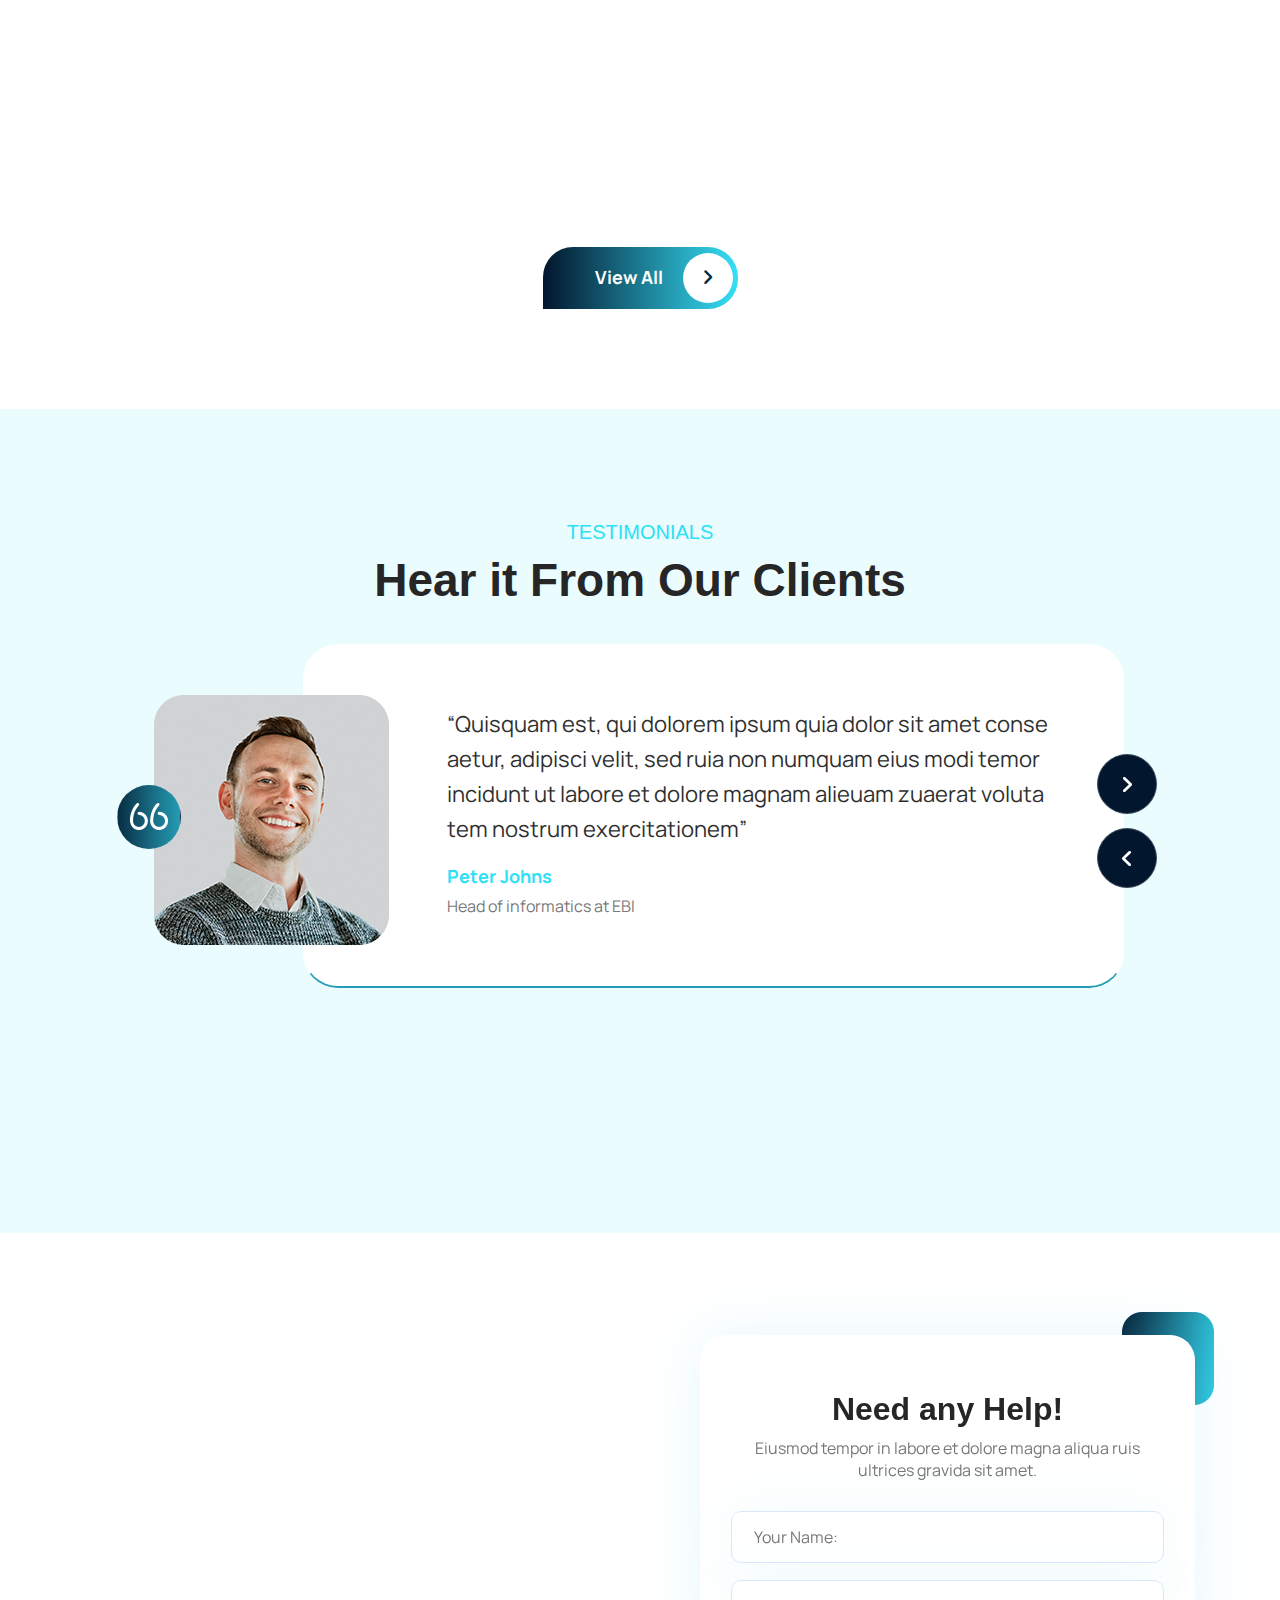
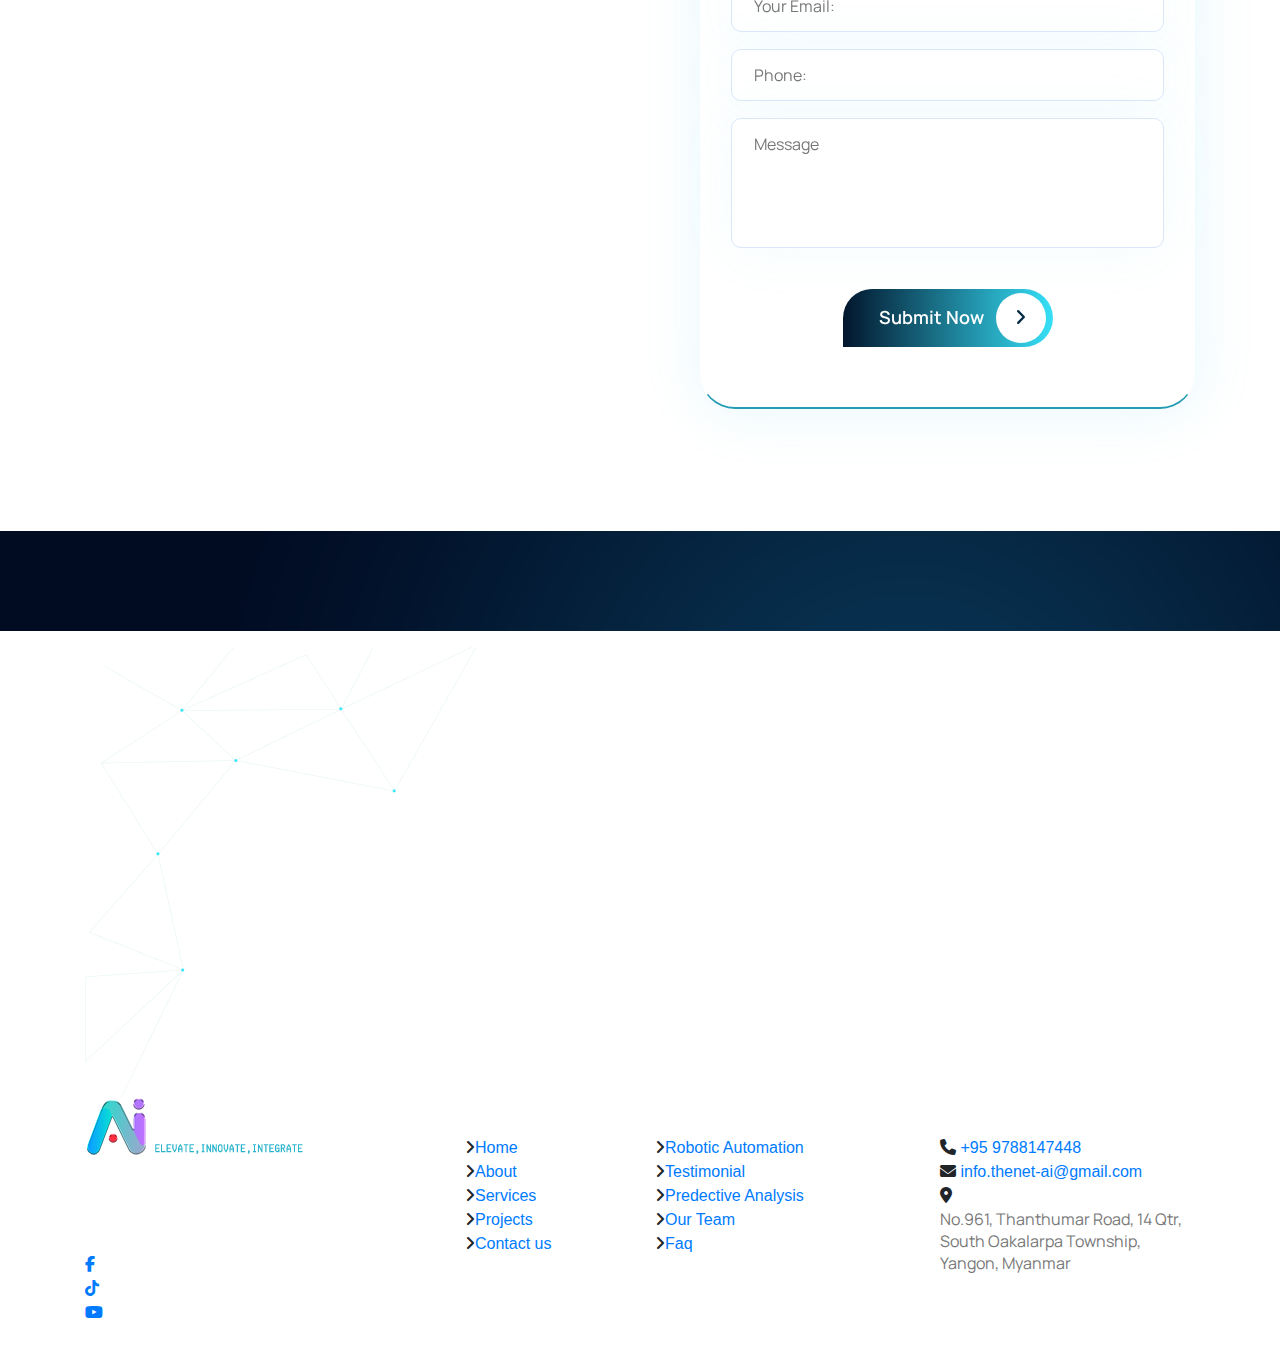
<file: html.designingmedia.com/artelligence/projects.html>
<!DOCTYPE html>
<html lang="zxx">

<head>
    <title>Projects | Net.Ai</title>
    <!-- /SEO Ultimate -->
    <meta name="viewport" content="width=device-width, initial-scale=1, maximum-scale=1, user-scalable=0">
    <meta charset="utf-8">
    <link rel="icon" type="image/png" href="assets/images/NetAi.png" />
    <!-- Latest compiled and minified CSS -->
    <link href="assets/bootstrap/bootstrap.min.css" rel="stylesheet">
    <link rel="stylesheet" href="assets/js/bootstrap.min.js">
    <!-- Font Awesome link -->
    <link rel="stylesheet" href="../../cdnjs.cloudflare.com/ajax/libs/font-awesome/6.1.1/css/all.min.css">
    <!-- StyleSheet link CSS -->
    <link href="assets/css/style.css" rel="stylesheet" type="text/css">
    <link href="assets/css/responsive.css" rel="stylesheet" type="text/css">
    <link rel="stylesheet" href="../../cdnjs.cloudflare.com/ajax/libs/magnific-popup.js/1.1.0/magnific-popup.css">
    <link href="../../unpkg.com/aos%402.3.1/dist/aos.css" rel="stylesheet">
</head>

<body>
<!--Header  -->
<div class="sub-banner">
    <header class="header">
        <div class="container-fluid">
            <nav class="navbar navbar-expand-lg navbar-light">
                <a class="navbar-brand" href="index.html"><figure class="mb-0 banner-logo"><img src="assets/images/Net AI - Small (Logo) Website1.png" alt="" class="img-fluid"></figure></a>
                <button class="navbar-toggler collapsed" type="button" data-toggle="collapse" data-target="#navbarSupportedContent" aria-controls="navbarSupportedContent" aria-expanded="false" 
                aria-label="Toggle navigation">
                <span class="navbar-toggler-icon"></span>
                <span class="navbar-toggler-icon"></span>
                <span class="navbar-toggler-icon"></span>
                </button>
                <div class="collapse navbar-collapse" id="navbarSupportedContent">
                    <ul class="navbar-nav ml-auto">
                        <li class="nav-item">
                            <a class="nav-link" href="index.html">Home</a>
                        </li>
                        <li class="nav-item">
                            <a class="nav-link" href="about.html">About</a>
                        </li>
                        <li class="nav-item">
                            <a class="nav-link" href="service.html">Services</a>
                        </li>
                        <li class="nav-item active">
                            <a class="nav-link" href="projects.html">Projects</a>
                        </li>
                        <li class="nav-space nav-item dropdown">
                            <a class="nav-link dropdown-toggle dropdown-color navbar-text-color" href="#" id="navbarDropdown" role="button" data-toggle="dropdown" aria-haspopup="true"
                                aria-expanded="false"> Pages </a>
                            <div class="dropdown-menu drop-down-content">
                                <ul class="list-unstyled drop-down-pages">
                                    <li class="nav-item">
                                        <a class="dropdown-item nav-link" href="team.html">Teams</a>
                                    </li>
                                    <li class="nav-item">
                                        <a class="dropdown-item nav-link" href="faq.html">Faq's</a>
                                    </li>
                                </ul>
                            </div>
                        </li>
                        <li class="nav-space nav-item">
                            <a class="nav-link" href="contact.html">Contact us</a>
                        </li>
                        <li class="nav-item">
                            <a class="nav-link lets_talk" href="contact.html">Let's Talk<i class="circle fa-regular fa-angle-right"></i></a>
                        </li>
                    </ul>
                </div>
            </nav>
        </div>
    </header>
    <figure class="sub-bannersideshape mb-0">
        <img src="assets/images/sub-bannersideshape.png" alt="" class="img-fluid">
    </figure>
<!-- Sub-Banner -->
    <section class="banner-section">
        <div class="container">
            <div class="row">
                <div class="col-lg-7 col-md-6 col-sm-12 col-12">
                    <div class="banner_content" data-aos="fade-right">
                        <h1 class="text-white">Our Projects</h1>
                        <p class="text-white">Quis autem vel eum iure reprehenderit aui in ea voluptate velit esse ruam nihil molestiae conseuatur.</p>
                        <div class="box">
                            <span class="mb-0">Home</span><i class="first fa-regular fa-angle-right"></i><i class="second fa-regular fa-angle-right"></i><span class="mb-0 box_span">Projects</span>
                        </div> 
                    </div>
                </div> 
                <div class="col-lg-5 col-md-6 col-sm-12 col-12">
                    <div class="banner_wrapper">
                        <figure class="mb-0 sub-bannerimage">
                            <img src="assets/images/sub-bannerimage.png" alt="" class="">
                        </figure> 
                    </div>  
                </div>
            </div>
        </div> 
        <figure class="sub-bannersideshape2 mb-0">
            <img src="assets/images/sub-bannersideshape2.png" alt="" class="img-fluid">
        </figure>
    </section>
</div>
<!-- Case Study -->
<section class="study-section">
    <div class="container">
        <div class="row">
            <div class="col-12">
                <div class="study_content">
                    <h5>Case Study</h5>
                    <h2>Explore Our Case Studies</h2>
                </div>
            </div>
        </div>
        <div class="row" data-aos="fade-up">
            <div class="col-lg-4 col-md-4 col-sm-6 col-12">
                <div class="case-box overlay">
                    <figure class="image mb-0">
                        <img src="assets/images/case-image1.png" alt="" class="img-fluid">
                    </figure>
                    <div class="content">
                        <span class="text-white">Robot Technology</span>
                        <h4 class="text-white">Officia deserunt mollitia animi nobis</h4>
                        <i class="circle fa-regular fa-angle-right"></i>
                    </div>
                </div>
            </div>
            <div class="col-lg-4 col-md-4 col-sm-6 col-12">
                <div class="case-box overlay">
                    <figure class="image mb-0">
                        <img src="assets/images/case-image2.png" alt="" class="img-fluid">
                    </figure>
                    <div class="content">
                        <span class="text-white">User Research</span>
                        <h4 class="text-white">Eum iure reprehenderit velit esse</h4>
                        <i class="circle fa-regular fa-angle-right"></i>
                    </div>
                </div>
            </div>
            <div class="col-lg-4 col-md-4 col-sm-6 col-12">
                <div class="case-box overlay">
                    <figure class="image mb-0">
                        <img src="assets/images/case-image3.png" alt="" class="img-fluid">
                    </figure>
                    <div class="content">
                        <span class="text-white">Machine Learning</span>
                        <h4 class="text-white">Duis aute irure dolor in reprehenderit</h4>
                        <i class="circle fa-regular fa-angle-right"></i>
                    </div>
                </div>
            </div>
        </div>
        <div class="lower-images" data-aos="fade-up">
            <div class="row">
                <div class="col-lg-4 col-md-4 col-sm-6 col-12">
                    <div class="case-box overlay">
                        <figure class="image mb-0">
                            <img src="assets/images/case-image4.png" alt="" class="img-fluid">
                        </figure>
                        <div class="content">
                            <span class="text-white">Data Science</span>
                            <h4 class="text-white">Numruam eius modi tema incidunt labore </h4>
                            <i class="circle fa-regular fa-angle-right"></i>
                        </div>
                    </div>
                </div>
                <div class="col-lg-4 col-md-4 col-sm-6 col-12">
                    <div class="case-box overlay">
                        <figure class="image mb-0">
                            <img src="assets/images/case-image5.png" alt="" class="img-fluid">
                        </figure>
                        <div class="content text-pd">
                            <span class="text-white">Artificial Intelligence</span>
                            <h4 class="text-white">Molestiae non recusana delectuse</h4>
                            <i class="circle fa-regular fa-angle-right"></i>
                        </div>
                    </div>
                </div>
                <div class="col-lg-4 col-md-4 col-sm-6 col-12">
                    <div class="case-box overlay">
                        <figure class="image mb-0">
                            <img src="assets/images/case-image6.png" alt="" class="img-fluid">
                        </figure>
                        <div class="content">
                            <span class="text-white">BI execution</span>
                            <h4 class="text-white">Exercitation ullamco laboris nisa</h4>
                            <i class="circle fa-regular fa-angle-right"></i>
                        </div>
                    </div>
                </div>
            </div>
        </div>
        <div class="button">
            <a class="view_all text-decoration-none" href="about.html">View All<i class="circle fa-regular fa-angle-right"></i></a>
        </div>
    </div>
</section>
<!-- Testimonial -->
<section class="testimonial-section">
    <div class="container">
        <div class="row position-relative">
            <div class="col-12">
                <div class="heading">
                    <h5>Testimonials</h5>
                    <h2>Hear it From Our Clients</h2>
                </div>
                <div id="carouselExampleControls" class="carousel slide" data-ride="carousel">
                    <div class="carousel-inner">
                        <div class="carousel-item active">
                            <div class="testimonial_content">
                                <div class="content-box">
                                    <p class="h4">“Quisquam est, qui dolorem ipsum quia dolor sit amet conse aetur, adipisci velit, sed ruia non numquam eius modi temor
                                        incidunt ut labore et dolore magnam alieuam zuaerat voluta tem nostrum exercitationem”</p>
                                    <figure class="testimonial-image mb-0">
                                        <img src="assets/images/testimonial-image.png" alt="" class="img-fluid">
                                    </figure>
                                    <span class="text-size-18">Peter Johns</span>
                                    <span class="text-size-16 mb-0">Head of informatics at EBI</span>
                                    <div class="box">
                                        <figure class="testimonial-comas mb-0">
                                            <img src="assets/images/testimonial-comas.png" alt="" class="img-fluid">
                                        </figure>
                                    </div>
                                </div>
                            </div>
                        </div>
                        <div class="carousel-item">
                            <div class="testimonial_content">
                                <div class="content-box">
                                    <p>“Quisquam est, qui dolorem ipsum quia dolor sit amet conse aetur, adipisci velit, sed ruia non numquam eius modi temor
                                        incidunt ut labore et dolore magnam alieuam zuaerat voluta tem nostrum exercitationem”</p>
                                    <figure class="testimonial-image mb-0">
                                        <img src="assets/images/testimonial-image.png" alt="" class="img-fluid">
                                    </figure>
                                    <span class="text-size-18">Peter Johns</span>
                                    <span class="text-size-16 mb-0">Head of informatics at EBI</span>
                                    <div class="box">
                                        <figure class="testimonial-comas">
                                            <img src="assets/images/testimonial-comas.png" alt="" class="img-fluid">
                                        </figure>
                                    </div>
                                </div>
                            </div>
                        </div>
                    </div>
                    <div class="pagination-outer">
                        <a class="carousel-control-next" href="#carouselExampleControls" role="button" data-slide="next">
                            <i class="fa-solid fa-angle-right"></i>
                            <span class="sr-only">Next</span>
                        </a>
                        <a class="carousel-control-prev" href="#carouselExampleControls" role="button" data-slide="prev">
                            <i class="fa-solid fa-angle-left"></i>
                            <span class="sr-only">Previous</span>
                        </a>
                    </div>
                </div>
            </div>
        </div>
        <figure class="mb-0 testimonial-sideimage">
            <img src="assets/images/testimonial-sideimage.png" alt="" class="img-fluid">
        </figure>
    </div>
    <!-- Partner -->
    <div class="partner-section"> 
        <div class="container">
            <div class="partner" data-aos="fade-up">
                <ul class="mb-0 list-unstyled">
                    <li>
                        <figure class="mb-0 partner1 img1">
                            <img class="img-fluid" src="assets/images/partner1.png" alt="">
                        </figure>
                    </li>
                    <li>
                        <figure class="mb-0 partner1 partner2 img2">
                            <img class="img-fluid" src="assets/images/partner2.png" alt="">
                        </figure>
                    </li>
                    <li class="img-mb">
                        <figure class="mb-0 partner1 partner3 img3">
                            <img class="img-fluid" src="assets/images/partner3.png" alt="">
                        </figure>
                    </li>
                    <li>
                        <figure class="mb-0 partner1 partner4 img4">
                            <img class="img-fluid" src="assets/images/partner4.png" alt="">
                        </figure>
                    </li>
                    <li>
                        <figure class="mb-0 partner1 partner5 img5">
                            <img class="img-fluid" src="assets/images/partner5.png" alt="">
                        </figure>
                    </li>
                </ul>
            </div>
        </div>
    </div>
</section>
<!--FAQ / Need section-->
<section class="faq-section">
    <div class="container">
        <div class="row">
            <div class="col-lg-6 col-md-12 col-sm-12 col-12">
                <div class="faq_content" data-aos="fade-right">
                    <h5>faq,s</h5>
                    <h2>Frequently Asked Questions</h2>
                    <div class="faq">
                        <div class="row">
                            <div class="col-12">
                                <div class="accordian-section-inner position-relative">
                                    <div class="accordian-inner">
                                        <div id="accordion1">
                                            <div class="accordion-card">
                                                <div class="card-header" id="headingOne">
                                                    <a href="#" class="btn btn-link collapsed" data-toggle="collapse" data-target="#collapseOne" aria-expanded="false" aria-controls="collapseOne">
                                                        <h4>Antis unde omnis istye natus error?</h4>
                                                    </a>
                                                </div>
                                                <div id="collapseOne" class="collapse" aria-labelledby="headingOne">
                                                    <div class="card-body">
                                                        <p class="text-size-18 text-left mb-0">Labore et dolore magna aliqua quis ipsum suspendis seultrices gravida risus commo ddolore.</p>
                                                    </div>
                                                </div>
                                            </div>
                                            <div class="accordion-card">
                                                <div class="card-header" id="headingTwo">
                                                    <a href="#" class="btn btn-link collapsed" data-toggle="collapse" data-target="#collapseTwo" aria-expanded="false" aria-controls="collapseTwo">
                                                        <h4>Quasi sed architecto beatae vitae?</h4>
                                                    </a>
                                                </div>
                                                <div id="collapseTwo" class="collapse" aria-labelledby="headingTwo">
                                                    <div class="card-body">
                                                        <p class="text-size-18 text-left mb-0">Labore et dolore magna aliqua quis ipsum suspendis seultrices gravida risus commo ddolore.</p>
                                                    </div>
                                                </div>
                                            </div>
                                            <div class="accordion-card">
                                                <div class="card-header" id="headingThree">
                                                    <a href="#" class="btn btn-link collapsed" data-toggle="collapse" data-target="#collapseThree" aria-expanded="false" aria-controls="collapseThree">
                                                        <h4>Totam rem aperiam earue iesa uate?</h4>
                                                    </a>
                                                </div>
                                                <div id="collapseThree" class="collapse" aria-labelledby="headingThree">
                                                    <div class="card-body">
                                                        <p class="text-size-18 text-left mb-0">Labore et dolore magna aliqua quis ipsum suspendis seultrices gravida risus commo ddolore.</p>
                                                    </div>
                                                </div>
                                            </div>
                                            <div class="accordion-card">
                                                <div class="card-header" id="headingFour">
                                                    <a href="#" class="btn btn-link collapsed" data-toggle="collapse" data-target="#collapseFour" aria-expanded="false" aria-controls="collapseFour">
                                                        <h4>Duis lacinia pulvinar turpis lacinia?</h4>
                                                    </a>
                                                </div>
                                                <div id="collapseFour" class="collapse" aria-labelledby="headingFour">
                                                    <div class="card-body">
                                                        <p class="text-size-18 text-left mb-0">Labore et dolore magna aliqua quis ipsum suspendis seultrices gravida risus commo ddolore.</p>
                                                    </div>
                                                </div>
                                            </div>
                                            <div class="accordion-card faq-mb">
                                                <div class="card-header" id="headingFive">
                                                    <a href="#" class="btn btn-link collapsed" data-toggle="collapse" data-target="#collapseFive" aria-expanded="false" aria-controls="collapseFive">
                                                        <h4>Integer lobortis sem conseruat seua?</h4>
                                                    </a>
                                                </div>
                                                <div id="collapseFive" class="collapse" aria-labelledby="headingFive">
                                                    <div class="card-body">
                                                        <p class="text-size-18 text-left mb-0">Labore et dolore magna aliqua quis ipsum suspendis seultrices gravida risus commo ddolore.</p>
                                                    </div>
                                                </div>
                                            </div>
                                        </div>
                                    </div>
                                </div>
                            </div>
                        </div>
                    </div>
                </div>
            </div>
            <div class="col-lg-6 col-md-12 col-sm-12 col-12">
                <div class="need-section">
                    <div class="need_content"> 
                        <h3>Need any Help!</h3>
                        <p class="text-size-16">Eiusmod tempor in  labore et dolore magna aliqua ruis ultrices gravida sit amet.</p>
                        <form id="contactpage" method="POST" action="https://html.designingmedia.com/artelligence/contact-form.php">
                            <div class="row">
                                <div class="col-12">
                                    <div class="form-group mb-0">    
                                    <input type="text" class="form_style" placeholder="Your Name:" name="name"> 
                                    </div>
                                </div>
                                <div class="col-12">
                                    <div class="form-group mb-0">
                                    <input type="email" class="form_style" placeholder="Your Email:" name="emailid">
                                    </div>
                                </div>
                                <div class="col-12">
                                    <div class="form-group mb-0">
                                    <input type="tel" class="form_style" placeholder="Phone:" name="phone">
                                    </div>
                                </div>
                                <div class="col-lg-12">
                                    <div class=" form-group mb-0">    
                                    <textarea class="form_style" placeholder="Message" rows="3" name="msg"></textarea>
                                    </div>
                                </div>
                            </div>
                            <div class="manage-button text-center">
                                <button type="submit" class="submit_now text-decoration-none">Submit Now<i class="circle fa-regular fa-angle-right"></i></button>
                            </div>
                        </form>
                        <figure class="faq-image mb-0">
                            <img src="assets/images/faq-image.png" alt="" class="img-fluid">
                        </figure>
                    </div>
                </div>
            </div>
        </div>
    </div>
</section>
<!-- Footer -->
<section class="footer-section"></section>
    <div class="container">
        <figure class="footer-sideshape mb-0">
            <img src="assets/images/footer-sideshape.png" alt="" class="img-fluid">
        </figure>
        <div class="middle-portion">
            <div class="row">
                <div class="col-lg-4 col-md-5 col-sm-6 col-12">
                    <a href="index.html">
                        <figure class="footer-logo">
                            <img src="assets/images/Net AI - Small (Logo) Website1.png" class="img-fluid" alt="">
                        </figure>
                    </a>
                    <p class="text-size-16 footer-text text-white">Ruis aute irure dolor in reprehenderit in volu velit ese ciu nulla pariatur excepteur sint oc aecat curidatat nona...</p>
                    <ul class="list-unstyled mb-0 social-icons">
                        <li class="circle"><a href="#"><i class="fa-brands fa-facebook-f"></i></a></li>
                        <li class="circle"><a href="#"><i class="fa-brands fa-tiktok"></i></a></li>
                        <li class="circle"><a href="#"><i class="fa-brands fa-youtube"></i></a></li>
                    </ul>
                </div>
                <div class="col-lg-2 col-md-3 col-sm-12 col-12 d-md-block d-none">
                    <div class="links">
                        <h4 class="heading text-white">Useful Links</h4>
                        <ul class="list-unstyled mb-0">
                            <li><i class="fa-solid fa-angle-right"></i><a href="index.html" class=" text-size-16 text text-decoration-none">Home</a></li>
                            <li><i class="fa-solid fa-angle-right"></i><a href="about.html" class=" text-size-16 text text-decoration-none">About</a></li>
                            <li><i class="fa-solid fa-angle-right"></i><a href="service.html" class=" text-size-16 text text-decoration-none">Services</a></li>
                            <li><i class="fa-solid fa-angle-right"></i><a href="projects.html" class=" text-size-16 text text-decoration-none">Projects</a></li>
                            <li><i class="fa-solid fa-angle-right"></i><a href="contact.html" class=" text-size-16 text text-decoration-none">Contact us</a></li>
                        </ul>
                    </div>
                </div>
                <div class="col-lg-3 col-md-2 col-sm-12 col-12 d-lg-block d-none">
                    <div class="links list-pd">
                        <h4 class="heading text-white">Our Services</h4>
                        <ul class="list-unstyled mb-0">
                            <li><i class="fa-solid fa-angle-right"></i><a href="service.html" class=" text-size-16 text text-decoration-none">Robotic Automation</a></li>
                            <li><i class="fa-solid fa-angle-right"></i><a href="projects.html" class=" text-size-16 text text-decoration-none">Testimonial</a></li>
                            <li><i class="fa-solid fa-angle-right"></i><a href="service.html" class=" text-size-16 text text-decoration-none">Predective Analysis</a></li>
                            <li><i class="fa-solid fa-angle-right"></i><a href="team.html" class=" text-size-16 text text-decoration-none">Our Team</a></li>
                            <li><i class="fa-solid fa-angle-right"></i><a href="faq.html" class=" text-size-16 text text-decoration-none">Faq</a></li>
                        </ul>
                    </div>
                </div>
                <div class="col-lg-3 col-md-4 col-sm-6 col-12 d-sm-block">
                    <div class="icon">
                        <h4 class="heading text-white">Contact us</h4>
                        <ul class="list-unstyled mb-0">
                            <li class="text">
                                <i class="fa fa-phone fa-icon footer-location"></i>
                                <a href="tel:+4733378901" class="mb-0 text text-decoration-none text-size-16">+95 9788147448</a></li>
                            <li class="text">
                                <i class="fa fa-envelope fa-icon footer-location"></i>
                                <a href="mailto:info@repay.com" class="mb-0 text text-decoration-none text-size-16">info.thenet-ai@gmail.com</a></li>
                            <li class="text">
                                <i class="fa-solid fa-location-dot footer-location footer-location3"></i>
                                <p class="text-size-16">No.961, Thanthumar Road, 14 Qtr, South Oakalarpa Township, Yangon, Myanmar</p></li>
                        </ul>
                    </div>
                </div>
            </div>
        </div>
        <div id="fixed-form-container">
            <div class="image">
                <figure class="footer-image mb-0">
                    <img src="assets/images/footer-image.png" alt="" class="img-fluid">
                </figure>
            </div>
            <div class="body">
                <form id="contactpage1" method="POST" action="https://html.designingmedia.com/artelligence/contact-form.php">
                    <div class="form-group">
                        <input type="text" class="form-control" placeholder="Your Name:" name="name"> 
                    </div>
                    <div class="form-group">
                        <input type="email" class="form-control" placeholder="Your Email:" name="emailid">
                    </div>
                    <div class="form-group">
                        <input type="tel" class="form-control" placeholder="Phone:" name="phone">
                    </div>
                    <div class="form-group">
                        <textarea class="form_style" placeholder="Message" rows="3" name="msg"></textarea>
                    </div>
                    <button type="submit" class="submit_now text-decoration-none">Submit Now</button>
                </form>
            </div>
        </div>
        <div class="copyright">
            <div class="row">
                <div class="col-12">
                    <p class="mb-0 text-white">Copyright 2024, Net.Ai.com All Rights Reserved.</p>
                </div>
            </div>
        </div>
    </div>
</section>
<!-- Latest compiled JavaScript -->
<script src="assets/js/jquery-3.6.0.min.js"> </script>
<script src="assets/js/bootstrap.min.js"> </script>
<script src="assets/js/video_link.js"></script>
<script src="assets/js/video.js"></script>
<script src="assets/js/counter.js"></script>
<script src="assets/js/custom.js"></script>
<script src="assets/js/animation_links.js"></script>
<script src="assets/js/animation.js"></script>
</body>

</html>
</file>
<file: assets/css/style.css>
/*------------------------------------------------------------------
[Master Stylesheet]

Project:  Artelligence
-------------------------------------------------------------------*/
/*------------------------------------------------------------------
[Table of contents]

1. Body
2. Header
3. Banner Section
4. About Us Section
5. Services Section
6. Choose us Section
7. Case study Section
8. Testimonials Section
9. Partner Section
10. FAQ's Section
11. Footer Section
*/

@import url('https://fonts.googleapis.com/css2?family=Manrope:wght@300;400;500;600;700&amp;family=Ubuntu:wght@300;400;500;700&amp;display=swap');

:root {
    --e-global-color-primary: #262626;
    --e-global-color-secondary: #2be0f7;
    --e-global-color-text: #787878;
    --e-global-color-accent: #2293aa;
    --e-global-color-white: #ffffff;
    --e-global-color-very-dark-grayish-blue:#3e454a;
    --e-global-color-very-dark-blue:#042237;
    --e-global-color-dark-blue:#052b45;
    --e-global-color-very-blue:#03263e;
    --e-global-color-very-dark-mostly-black-blue:#02162d;
    --e-global-color-dark-cyan:#2397ae;
    --e-global-color-light-black:#2e2e2e;
    --e-gradient-1:#02162d;
    --e-gradient-2:#36e0f7;
}

body{
    font-family: 'Ubuntu', sans-serif;
}

.h1, h1 {
    font-size: 66px;
    line-height: 72px;
    font-weight: 700;
}
.h2, h2 {
    font-size: 46px;
    line-height: 52px;
    font-weight: 700;
    color: var(--e-global-color-primary);
}
.h3, h3{
    font-size: 32px;
    line-height: 40px;
    font-weight: 700;
    color: var(--e-global-color-primary);
}
.h4, h4 {
    font-size: 22px;
    line-height: 30px;
    font-weight: 700;
    color: var(--e-global-color-primary);
}
.h5, h5 {
    font-size: 20px;
    line-height: 28px;
    font-weight: 400;
    text-transform: uppercase;
    color: var(--e-global-color-secondary);
}
.h6, h6 {
    font-size: 22px;
    line-height: 55px;
    font-weight: 400;
    color: var(--e-global-color-primary);
}
p {
    font-size: 20px;
    line-height: 28px;
    font-weight: 400;
    font-family: 'Manrope', sans-serif;
    color: var(--e-global-color-text);
}
.text-size-18 {
    font-size: 18px;
    line-height: 30px;
}
.text-size-16 {
    font-size: 16px;
    line-height: 22px;
}

/* Home Page Style */

.banner_outer{
    background: url("../images/banner-background.png");
    background-position: center;
    background-repeat: no-repeat;
    background-size: cover;
    position: relative;
}
.banner_outer .header{
    padding: 0 280px 0 265px;
}
.banner_outer .banner-sideshape{
    position: absolute;
    left: -38px;
    top: -14px;
}

.navbar-collapse ul{
    align-items: center; 
    display: inherit; 
}
.navbar-nav .nav-item a{
    font-size: 18px;
    line-height: 18px;
    font-weight: 400;
    font-family: 'Manrope', sans-serif;
    color: var(--e-global-color-white) !important;
    margin-top: -6px;
}
.navbar-nav .nav-item a:hover{
    color: var(--e-global-color-secondary) !important;
    background-color: transparent;
}
.navbar-nav .active > a{
    color: var(--e-global-color-secondary) !important;
}
.navbar-nav .nav-item .lets_talk{
    font-size: 18px;
    line-height: 18px;
    font-weight: 700;
    font-family: 'Manrope', sans-serif;
    padding: 4px 2px 4px 42px; 
    text-align: center;
    display: inline-block;
    border-radius: 30px 30px 30px 0;
    color: var(--e-global-color-white) !important;
    background-image: linear-gradient(to right, var(--e-gradient-1) 0%, var(--e-gradient-2) 100%);
}
.navbar-nav .nav-item .lets_talk:hover{
    color: var(--e-global-color-white) !important;
    background-image: linear-gradient(to right,  var(--e-gradient-1) 0%, var(--e-gradient-2) 100%);
}
.navbar-nav .nav-item .lets_talk:hover .circle{
    background-color: var(--e-global-color-very-dark-blue);
}
.navbar-nav .nav-item .lets_talk:hover .circle:before {
    color: var(--e-global-color-white);
}
.navbar-nav .nav-item .circle {
    background: var(--e-global-color-white);
    border-radius: 100px;
    height: 50px;
    width: 50px;
    line-height: 50px;
    text-align: center;
    margin: 0 3px 0 12px;
    display: inline-block;
    transition: all 0.3s ease-in-out;
}
.navbar-nav .nav-item .circle:before {
    font-size: 18px;
    padding-top: 2px;
    font-family: 'FontAwesome';
    transition: all 0.3s ease;
    color: var(--e-global-color-dark-blue);
}
.navbar-brand{
    margin-left: 0;
    margin-right: 0;
    padding-top: 0;
    padding-bottom: 0;
}
.navbar{
    position: relative;
    padding: 42px 0;
    z-index: 1;
}
.navbar-nav li{
    margin: 0 12px;
}
.navbar-nav li:first-child{
    margin-left: 0;
}
.navbar-nav li:last-child{
    margin-right: 0px;
    padding-right: 0;
    margin-left: 31px;
}
.navbar-nav .dropdown{
    margin: 0 15px 0 20px;
}
.navbar-nav .nav-item .dropdown-item{
    color: var(--e-global-color-black) !important;
    transition: all 0.3s ease-in-out;
}
.navbar-nav .nav-item .dropdown-item:hover{
    color: var(--e-global-color-white) !important;
    background-color: var(--e-global-color-accent) !important;
    transition: all 0.3s ease-in-out;
    border-radius: 3px 3px 0 0;
}
.navbar-nav .drop-down-pages .active > a{
    color: var(--e-global-color-white) !important;
    background-color: var(--e-global-color-accent) !important;
}
.navbar-collapse .drop-down-pages {
    text-align: left;
    margin-left: 0;
}
.navbar-nav .dropdown-menu {
    background-color: var(--e-global-color-white);
    position: absolute;
    left: -20px;
    top: 38px;
    padding: 0;
    border: none;
    box-shadow: 1px 1px 30px rgb(0 0 0 / 20%);
}
.navbar-nav .drop-down-pages li{
    margin: 0;
}
.navbar-nav .drop-down-pages .nav-item a {
    font-size: 18px;
    line-height: 18px;
    font-weight: 400;
    font-family: 'Manrope', sans-serif;
    padding: 12px 20px;
    margin-top: 0;
}
.navbar-expand-lg .drop-down-pages .nav-link {
    padding-left: 0;
}
.navbar-nav .drop-down-pages li:last-child{
    margin-left: 0;
}
.banner-section{
    position: relative;
    padding: 152px 266px 290px;
    overflow: hidden;
}
.banner-section .banner_content h1{
    margin-bottom: 13px;
    padding-right: 32px;
}
.banner-section .banner_content p{
    padding-right: 160px;
    margin-bottom: 27px;
}
.banner-section .banner_content .lets_talk{
    font-size: 18px;
    line-height: 22px;
    font-weight: 700;
    font-family: 'Manrope', sans-serif;
    padding: 4px 2px 4px 42px; 
    text-align: center;
    display: inline-block;
    border-radius: 30px 30px 30px 0;
    color: var(--e-global-color-white) !important;
    transition: all 0.3s ease-in-out;
    background-image: linear-gradient(to right,  var(--e-gradient-1) 0%, var(--e-gradient-2) 100%);
}
.banner-section .banner_content .lets_talk:hover{
    color: var(--e-global-color-white);
    background-image: linear-gradient(to right, #052b45 0%, #052b45 51%, #052b45 100%);
}
.banner-section .banner_content .circle {
    background: var(--e-global-color-white);
    border-radius: 100px;
    height: 50px;
    width: 50px;
    line-height: 50px;
    text-align: center;
    margin: 0 3px 0 12px;
    display: inline-block;
    transition: all 0.3s ease-in-out;
}
.banner-section .banner_content .lets_talk:hover .circle{
    background-color: var(--e-global-color-very-dark-blue);
}
.banner-section .banner_content .lets_talk:hover .circle:before{
    color: var(--e-global-color-white);
}
.banner-section .banner_content .circle:before {
    font-size: 18px;
    padding-top: 2px;
    font-family: 'FontAwesome';
    transition: all 0.3s ease;
    color: var(--e-global-color-dark-blue);
}
.banner-section .banner_content .button1{
    margin-right: 10px;
}
.banner-section .banner_content .banner-button{
    position: relative;
    z-index: 1;
}
.banner-section .banner-sideshape2{
    position: absolute;
    left: -2px;
    bottom: -20px;
    z-index: 0;
}
.banner-section .banner_wrapper{
    position: relative;
}
.banner-section .banner_wrapper .banner-image{
    position: absolute;
    top: -116px;
    left: -210px;
}

/* About us */

.about-section{
    padding: 160px 0 172px;
}
.about-section .about_wrapper{
    position: relative;
}
.about-section .about_wrapper .about-image1{
    position: absolute;
    left: -30px;
    top: -30px;
}
.about-section .about_wrapper .about-image2{
    position: absolute;
    right: -22px;
    top: 322px;
}
.about-section .about_content{
    padding-left: 55px;
}
.about-section .about_content h2{
    margin: 0 -10px 18px 0;
}
.about-section .about_content p{
    margin: 0 -10px 16px 0;
}
.about-section .about_content .about-lowercontent .image{
    float: left;
    padding-top: 8px;
}
.about-section .about_content .about-lowercontent .content {
    padding-left: 83px;
}
.about-section .about_content .about-lowercontent h4{
    margin-bottom: 3px;
}
.about-section .about_content .about-lowercontent p{
    margin-bottom: 14px;
}
.about-section .about_content .about-lowercontent .text{
    margin-bottom: 35px;
}
.about-section .about_content .read_more{
    font-size: 18px;
    line-height: 22px;
    font-weight: 700;
    font-family: 'Manrope', sans-serif;
    padding: 4px 2px 4px 42px; 
    text-align: center;
    display: inline-block;
    border-radius: 30px 30px 30px 0;
    color: var(--e-global-color-white) !important;
    transition: all 0.3s ease-in-out;
    background-image: linear-gradient(to right,  var(--e-gradient-1) 0%, var(--e-gradient-2) 100%);
}
.about-section .about_content .read_more:hover{
    color: var(--e-global-color-white);
    background-image: linear-gradient(to right, #052b45 0%, #052b45 51%, #052b45 100%);
}
.about-section .about_content .circle {
    background: var(--e-global-color-white);
    border-radius: 100px;
    height: 50px;
    width: 50px;
    line-height: 50px;
    text-align: center;
    margin: 0 3px 0 12px;
    display: inline-block;
    transition: all 0.3s ease-in-out;
}
.about-section .about_content .circle:before {
    font-size: 18px;
    padding-top: 2px;
    font-family: 'FontAwesome';
    transition: all 0.3s ease;
    color: var(--e-global-color-dark-blue);
}

/* Services */

.service-section{
    background-color: #eafcfe;
    background-position: center;
    background-repeat: no-repeat;
    background-size: cover;
    padding: 120px 0;
}
.service-section .service-image{
    position: absolute;
    left: -106px;
    top: 26px;
}
.service-section .service_content{
    padding-top: 120px;
}
.service-section .service_content h2{
    padding-right: 86px;
    margin-bottom: 15px;
}
.service-section .service_content p{
    padding-right: 30px;
    margin-bottom: 35px;
}
.service-section .service_content .read_more{
    font-size: 18px;
    line-height: 22px;
    font-weight: 700;
    font-family: 'Manrope', sans-serif;
    padding: 4px 2px 4px 42px; 
    text-align: center;
    display: inline-block;
    border-radius: 30px 30px 30px 0;
    color: var(--e-global-color-white) !important;
    transition: all 0.3s ease-in-out;
    background-image: linear-gradient(to right,  var(--e-gradient-1) 0%, var(--e-gradient-2) 100%);
}
.service-section .service_content .read_more:hover{
    color: var(--e-global-color-white);
    background-image: linear-gradient(to right, #052b45 0%, #052b45 51%, #052b45 100%);
}
.service-section .service_content .circle {
    background: var(--e-global-color-white);
    border-radius: 100px;
    height: 50px;
    width: 50px;
    line-height: 50px;
    text-align: center;
    margin: 0 3px 0 12px;
    display: inline-block;
    transition: all 0.3s ease-in-out;
}
.service-section .service_content .circle:before {
    font-size: 18px;
    padding-top: 2px;
    font-family: 'FontAwesome';
    transition: all 0.3s ease;
    color: var(--e-global-color-dark-blue);
}
.service-section .service_contentbox .service-box{
    background: var(--e-global-color-white);
    border-radius: 30px;
    padding: 35px 15px;
    text-align: center;
    margin-bottom: 10px;
    display: inline-block;
    transition: all 0.3s ease-in-out;
    border-bottom: 2px solid #249cb3;
}
.service-section .service_contentbox .service-box:hover{
    background-image: linear-gradient(to right, #082e45 0%, #17677e 51%, #249cb3 100%);
    border-bottom: 2px solid #249cb3;
    transform: translateY(-5px);
}
.service-section .service_contentbox .service-box:hover h4{
    color: var(--e-global-color-white);
}
.service-section .service_contentbox .service-box:hover p{
    color: var(--e-global-color-white);
}
.service-section .service_contentbox .service-box figure{
    background: #eafcfe;
    border-radius: 100px;
    height: 120px;
    width: 120px;
    line-height: 120px;
    text-align: center;
    margin-bottom: 20px;
    display: inline-block;
    transition: all 0.3s ease-in-out;
}
.service-section .service_contentbox .service-box figure:hover{
    transform: translateY(-5px);
}
.service-section .service_contentbox .service-box .read_more{
    font-size: 16px;
    line-height: 22px;
    font-weight: 500;
    font-family: 'Manrope', sans-serif;
    color: var(--e-global-color-secondary);
    text-transform: uppercase;
}
.service-section .service_contentbox .box-top{
    padding-top: 30px;
}

/* Why choose us */

.choose-section{
    background: url("../images/choose-background.png");
    background-position: center;
    background-repeat: no-repeat;
    background-size: cover;
    position: relative;
    padding: 147px 0 160px
}
.choose-section .choose-sideshape{
    position: absolute;
    right: 0;
    top: 0;
}
.choose-section .choose_wrapper{
    position: relative;
}
.choose-section .choose_wrapper .choose-image{
    position: absolute;
    top: -222px;
    left: -230px;
}
.choose-section .choose_content{
    padding-left: 70px;
}
.choose-section .choose_content h5{
    margin-bottom: 6px;
}
.choose-section .choose_content h2{
    margin-bottom: 16px;
}
.choose-section .choose_content p{
    margin-bottom: 15px;
}
.choose-section .choose_content .text{
    font-weight: 500;
    margin-bottom: 13px;
}
.choose-section .choose_content .text1{
    margin-bottom: 33px;
}
.choose-section .choose_content ul li .circle {
    background-image: linear-gradient(to right, #082e45 0%, #17677e 51%, #249cb3 100%);
    border-radius: 100px;
    height: 25px;
    width: 25px;
    line-height: 25px;
    text-align: center;
    margin-right: 12px;
    margin-left: 0;
    display: inline-block;
    transition: all 0.3s ease-in-out;
}
.choose-section .choose_content ul li .circle:before {
    font-size: 14px;
    padding-top: 2px;
    font-family: 'FontAwesome';
    transition: all 0.3s ease;
    color: var(--e-global-color-white);
}
.choose-section .choose_content .read_more{
    font-size: 18px;
    line-height: 22px;
    font-weight: 700;
    font-family: 'Manrope', sans-serif;
    padding: 4px 2px 4px 42px; 
    text-align: center;
    display: inline-block;
    border-radius: 30px 30px 30px 0;
    color: var(--e-global-color-white) !important;
    transition: all 0.3s ease-in-out;
    background-image: linear-gradient(to right,  var(--e-gradient-1) 0%, var(--e-gradient-2) 100%);
    position: relative;
    z-index: 1;
}
.choose-section .choose_content .read_more:hover{
    color: var(--e-global-color-white);
    background-image: linear-gradient(to right, #052b45 0%, #052b45 51%, #052b45 100%);
}
.choose-section .choose_content .circle {
    background: var(--e-global-color-white);
    border-radius: 100px;
    height: 50px;
    width: 50px;
    line-height: 50px;
    text-align: center;
    margin: 0 3px 0 12px;
    display: inline-block;
    transition: all 0.3s ease-in-out;
}
.choose-section .choose_content .read_more:hover .circle{
    background-color: var(--e-global-color-very-dark-blue);
}
.choose-section .choose_content .read_more:hover .circle:before{
    color: var(--e-global-color-white);
}
.choose-section .choose_content .circle:before {
    font-size: 18px;
    padding-top: 2px;
    font-family: 'FontAwesome';
    transition: all 0.3s ease;
    color: var(--e-global-color-dark-blue);
}
.choose-section .choose-sideshape2{
    position: absolute;
    right: 0;
    bottom: 0;
}

/* Case Study */

.study-section {
    padding: 130px 0 140px;
}
.study-section .study_content{
    text-align: center;
}
.study-section .study_content h5{
    margin-bottom: 10px;
}
.study-section .study_content h2{
    margin-bottom: 34px;
}
.study-section .case-box {
    margin-bottom: 30px;
}
.study-section .overlay:hover figure {
    border-radius: 30px;
    opacity: 1;
    background-image: linear-gradient(to right, #06243b 0%, #36e0f7 100%);
}
.study-section .overlay:hover img{
    opacity: 0.4;
}
.study-section .case-box .image{
    position: relative;
}
.study-section .case-box .content{
    position: absolute;
    padding: 0 50px 0 30px;
    margin-top: -196px;
}
.study-section .case-box .content h4{
    margin-bottom: 18px;
}
.study-section .case-box .content span{
    font-size: 14px;
    line-height: 20px;
    font-weight: 400;
    font-family: 'Manrope', sans-serif;
    border-radius: 20px;
    background-color: #3a4853;
    padding: 5px 18px;
    text-align: center;
    display: inline-block;
    margin-bottom: 14px;
}
.study-section .case-box .circle {
    background-image: linear-gradient(to right, #0f4a61 0%, #1d7d94 51%, #28a8bf 100%);
    border-radius: 100px;
    height: 45px;
    width: 45px;
    line-height: 45px;
    margin-left: -2px;
    text-align: center;
    display: inline-block;
    transition: all 0.3s ease-in-out;
}
.study-section .case-box:hover .circle{
    background-image:  linear-gradient(to right, #ffffff 0%, #ffffff 51%, #ffffff 100%);
}
.study-section .case-box:hover .circle:before{
    color: var(--e-global-color-secondary);
}
.study-section .case-box .circle:before{
    font-size: 18px;
    padding-top: 2px;
    font-family: 'FontAwesome';
    transition: all 0.3s ease;
    color: var(--e-global-color-white);
}
.study-section .lower-images{
    margin-bottom: 28px;
}
.study-section .button{
    text-align: center;
}
.study-section .view_all{
    font-size: 18px;
    line-height: 22px;
    font-weight: 700;
    font-family: 'Manrope', sans-serif;
    padding: 6px 2px 6px 52px;
    text-align: center;
    display: inline-block;
    border-radius: 30px 30px 30px 0;
    color: var(--e-global-color-white) !important;
    transition: all 0.3s ease-in-out;
    background-image: linear-gradient(to right,  var(--e-gradient-1) 0%, var(--e-gradient-2) 100%);
}
.study-section .view_all:hover{
    color: var(--e-global-color-white);
    background-image: linear-gradient(to right, #052b45 0%, #052b45 51%, #052b45 100%);
}
.study-section .circle {
    background: var(--e-global-color-white);
    border-radius: 100px;
    height: 50px;
    width: 50px;
    line-height: 50px;
    text-align: center;
    margin: 0 3px 0 20px;
    display: inline-block;
    transition: all 0.3s ease-in-out;
}
.study-section .circle:before {
    font-size: 18px;
    padding-top: 2px;
    font-family: 'FontAwesome';
    transition: all 0.3s ease;
    color: var(--e-global-color-dark-blue);
}

/* Testimonial */

.testimonial-section{
    background-color: #eafcfe;
    background-position: center;
    background-repeat: no-repeat;
    background-size: cover;
    padding: 109px 0 112px;
    position: relative;
    overflow: hidden;
}
.testimonial-section .testimonial-sideimage {
    position: absolute;
    right: -106px;
    top: -32px;
}
.testimonial-section .heading{
    text-align: center;
}
.testimonial-section h2 {
    margin-bottom: 38px;
}
.testimonial-section p{
    font-size: 22px;
    line-height: 35px;
    font-weight: 400;
    margin-bottom: 14px;
    color: var(--e-global-color-light-black);
}
.testimonial-section .testimonial_content h5{
    margin-bottom: 4px;
}
.testimonial-section .testimonial_content .text-size-18{
    font-weight: 700;
    margin-bottom: 4px;
    color: var(--e-global-color-secondary);
}
.testimonial-section .testimonial_content span{
    font-weight: 400;
    font-family: 'Manrope', sans-serif;
    color: var(--e-global-color-text);
    display: block;
}
.testimonial-section .testimonial_content .content-box .testimonial-image{
    position: absolute;
    top: 50px;
    left: -150px;
}
.testimonial-section .testimonial_content .content-box .box {
    background-image: linear-gradient(to right, #082e45 0%, #17677e 51%, #249cb3 100%);
    border-radius: 100px;
    height: 64px;
    width: 64px;
    padding-top: 17px;
    text-align: center;
    display: inline-block;
    border: 1px solid transparent;
    position: relative;
    top: -136px;
    left: -330px;
}
.testimonial-section .testimonial_content .content-box{
    border: 1px solid var(--e-global-color-white);
    border-bottom: 2px solid #249cb3;
    background: var(--e-global-color-white);
    border-radius: 35px;
    padding: 62px 68px 5px 143px;
    width: 74%;
    position: relative;
    margin-left: 218px;
    text-align: left;
    margin-bottom: 68px;
}
.testimonial-section .testimonial_content .content-box .circle {
    border-radius: 100px;
    height: 97px;
    width: 97px;
    line-height: 97px;
    text-align: center;
    display: inline-block;
    background: var(--e-global-color-secondary);
    position: absolute;
    top: -45px;
    left: 0;
    right: 0;
    margin: 0 auto;
}
#carouselExampleControls{
    text-align: center;
    display: inline-block;
    border-radius: 100px; 
    color: var(--e-global-color-white) !important;
    transition: all 0.3s ease-in-out;
    position: relative;
    z-index: 1;
}
#carouselExampleControls .carousel-control-prev{
    position: relative;
    left: -33px;
    top: 184px;
    width: 60px;
    height: 60px;
    line-height: 60px;
    font-size: 20px;
    color: var(--e-global-color-white);
    opacity: 1;
    border: 1px solid #404e60;
    background: var(--e-global-color-very-dark-mostly-black-blue);
    padding: 0 10px;
    font-weight: bold;
    border-radius: 100px;
    display: inline-block;
}
#carouselExampleControls .carousel-control-next{
    position: relative;
    right: -28px;
    top: 110px;
    width: 60px;
    height: 60px;
    line-height: 60px;
    font-size: 20px;
    color: var(--e-global-color-white);
    opacity: 1;
    border: 1px solid #404e60;
    background: var(--e-global-color-very-dark-mostly-black-blue);
    padding: 0 10px;
    font-weight: bold;
    border-radius: 100px;
    display: inline-block;
}
#carouselExampleControls .carousel-control-prev:hover,
#carouselExampleControls .carousel-control-next:hover {
    background-image: linear-gradient(to right,  #082e45 0%, #17677e 51%, #249cb3 100%);
    color: var(--e-global-color-white);
}
.testimonial-section .pagination-outer{
    position: absolute;
    right: 0;
    top: 0;
}
.testimonial-section .partner-section{
    text-align: center;
    position: relative;
}
.testimonial-section .partner-section .partner img{
    transition: all 0.3s ease-in-out;
}
.testimonial-section .partner-section .partner img:hover{
    filter: brightness(0.2);
    transform: translateY(-5px);
}
.testimonial-section .partner-section .partner li{
    display: inline-block;
    margin: 0 40px;
}
.testimonial-section .partner-section .partner li:first-child{
    margin-left: -4px;
}
.testimonial-section .partner-section .partner li:last-child{
    margin-right: 0;
}

/* FAQ / Need*/

.faq-section{
    padding: 182px 0 142px;
    position: relative;
}
.faq-section .accordion-card{
    box-shadow: 1px 1px 70px rgba(95 208 243 / 21%);
    background: var(--e-global-color-white);
    width: 100%;
    border-radius: 25px;
    margin-bottom: 16px;
    padding: 0 20px;
    margin-left: 10px;
}
.faq-section .accordian-inner p{
    font-weight: 400;
    border-left: 3px solid var(--e-global-color-secondary);
    padding-left: 12px;
}
.faq-section .accordian-inner .card-header {
    padding: 0;
    margin-bottom: 0;
    background: none;
    border: none;
}
.faq-section .accordian-inner .card-body {
    padding: 0px 18px 38px;
    margin: 0 -18px;
    border-bottom: 2px solid #249cb3;
    border-radius: 15px;
}
.faq-section .accordion-card a.btn.btn-link:focus {
    outline: none;
    box-shadow: none;
}
.faq-section .accordian-inner .accordion-card i{
    position: absolute;
    right: 20px;
    margin: -6px 0;
}
.faq-section .accordian-inner .accordion-card .btn {
    padding: 18px 0px 14px;
    text-decoration: none;
    text-align: left;
    display: block;
}
.faq-section .faq_content h5{
    margin-bottom: 10px;
}
.faq-section .faq_content h2{
    margin-bottom: 37px;
}
.faq-section .faq_content p{
    margin-bottom: 33px;
}
.faq-section .faq_content h4{
    font-weight: 500;
    /* margin-bottom: 16px; */
    display: inline-block;
}
.faq-section .faq_content .text-size-16{
    margin-bottom: 22px;
}
.faq-section .accordion-card a.btn.btn-link {
    position: relative;
}
.faq-section .accordion-card .btn-link:before {
    content: "\f068";
    position: absolute;
    text-align: center;
    right: 0px;
    top: 16%;
    width: 48px;
    height: 48px;
    line-height: 48px;
    font-family: 'FontAwesome';
    display: inline-block;
    vertical-align: middle;
    background-image: linear-gradient(to right,  var(--e-gradient-1) 0%, var(--e-gradient-2) 100%);
    color: var(--e-global-color-white);
    font-size: 18px;
    border-radius: 100px;
}
.faq-section .accordion-card .collapsed:before {
    content: "\2b";
    width: 48px;
    height: 48px;
    line-height: 48px;
    background-image: linear-gradient(to right,  var(--e-gradient-1) 0%, var(--e-gradient-2) 100%);
    color: var(--e-global-color-white);
    border-radius: 100px;
    text-align: center;
}
.faq-section .faq_content a{
    font-size: 18px;
    line-height: 18px;
    color: var(--e-global-color-white);
}

.faq-section .need-section{
    padding-left: 45px;
    margin-top: -20px;
}
.faq-section .need_content .faq-image{
    position: absolute;
    right: -20px;
    top: -24px;
    z-index: -1;
}
.faq-section .need_content h2{
    text-align: center;
    margin-bottom: 26px;
}
.faq-section .need_content p{
    padding: 0 20px;
    margin-bottom: 30px;
}
.faq-section .need_content {
    box-shadow: 1px 1px 57px rgb(95 208 243 / 15%);
    border-radius: 25px 25px 35px 35px;
    width: 100%;
    padding: 53px 30px 60px;
    background-color: var(--e-global-color-white);
    border: 1px solid white;
    border-bottom: 2px solid #249cb3;
    transition: all 0.3s ease-in-out;
    text-align: center;
    position: relative;
}
.form_style::placeholder{
    color: var(--e-global-color-text);
}
.faq-section .need_content input {
    font-family: 'Manrope', sans-serif;
    font-weight: 400;
    font-size: 16px;
    line-height: 22px;
    box-shadow: 1px 1px 57px rgba(95 208 243 / 7%);
    background-color: var(--e-global-color-white);
    color: var(--e-global-color-text);
    border: 1px solid #dae7fb;
    border-radius: 10px;
    padding: 14px 22px;
    margin-bottom: 17px;
    width: 100%;
    overflow: visible;
    outline: none;
}
.faq-section .need_content textarea {
    font-family: 'Manrope', sans-serif;
    font-weight: 400;
    font-size: 16px;
    line-height: 22px;
    box-shadow: 1px 1px 57px rgba(95 208 243 / 7%);
    background-color: var(--e-global-color-white);
    color: var(--e-global-color-text);
    border: 1px solid #dae7fb;
    border-radius: 10px;
    padding: 14px 22px;
    width: 100%;
    height: 130px;
    margin-bottom: 34px;
    resize: none;
    outline: none;
    overflow: auto;
}
.faq-section .need_content .submit_now{
    font-size: 18px;
    line-height: 22px;
    font-weight: 600;
    font-family: 'Manrope', sans-serif;
    padding: 4px 4px 4px 36px;
    text-align: center;
    display: inline-block;
    border-radius: 30px 30px 30px 0;
    color: var(--e-global-color-white);
    transition: all 0.3s ease-in-out;
    border: 0px solid #082e45;
    background-image: linear-gradient(to right,  var(--e-gradient-1) 0%, var(--e-gradient-2) 100%);
}
.faq-section .need_content .submit_now:hover{
    color: var(--e-global-color-white);
    background-image: linear-gradient(to right, #052b45 0%, #052b45 51%, #052b45 100%);
}
.faq-section .need_content .circle {
    background: var(--e-global-color-white);
    border-radius: 100px;
    height: 50px;
    width: 50px;
    line-height: 50px;
    text-align: center;
    margin: 0 3px 0 12px;
    display: inline-block;
    transition: all 0.3s ease-in-out;
}
.faq-section .need_content .circle:before {
    font-size: 18px;
    padding-top: 2px;
    font-family: 'FontAwesome';
    transition: all 0.3s ease;
    color: var(--e-global-color-dark-blue);
}

/* Footer */

.footer-section{
    background: url(../images/footer-background.png);
    background-position: center;
    background-repeat: no-repeat;
    background-size: cover;
    padding-top: 100px;
    position: relative;
    /* overflow: hidden; */
}
.footer-section .footer-logo{
    margin-bottom: 8px;
    position: relative;
    top: -14px;
}
.footer-section .footer-sideshape{
    position: absolute;
    left: -16px;
    top: -14px;
}
.footer-section .middle-portion{
    padding-bottom: 80px;
}
.footer-section .middle-portion .footer-text{
    margin-bottom: 16px;
    line-height: 30px;
}
.footer-section .middle-portion .heading{
   margin-bottom: 18px;
}
.footer-section .middle-portion .social-icons .circle{
    display: inline-block;
}
.footer-section .middle-portion .social-icons i{
    background: #02122a;
    border-radius: 100px;
    border: 1px solid #404e60;
    height: 45px;
    width: 45px;
    line-height: 45px;
    text-align: center;
    margin: 0 2px;
    transition: all 0.3s ease-in-out;
}
.footer-section .middle-portion .social-icons li:first-child{
    margin-left: 0;
}
.footer-section .middle-portion .social-icons li:last-child{
    margin-right: 0;
}
.footer-section .middle-portion .social-icons i:hover{
    background-image: linear-gradient(to right,  var(--e-gradient-1) 0%, var(--e-gradient-2) 100%);
    border: 1px solid #17677e;
    transform: translateY(-5px);
    color: var(--e-global-color-white);
}
.footer-section .middle-portion .social-icons a{
    color: var(--e-global-color-white);
}
.footer-section .middle-portion .list-pd{
    padding-left: 14px;
}
.footer-section .middle-portion .links .text-size-16 {
    position: relative;
    margin-left: 15px;
    font-weight: 400;
    top: 2px;
    font-family: 'Manrope', sans-serif;
    color: var(--e-global-color-white);
}
.footer-section .middle-portion .links li{
    margin-bottom: 8px;
}
.footer-section .middle-portion .icon .text-size-16 {
    color: var(--e-global-color-white);
}
.footer-section .middle-portion .icon {
    padding-right: 20px;
    margin-left: -30px;
}
.footer-section .middle-portion .icon li{
    margin-bottom: 10px;
}
.footer-section .middle-portion .links li i {
    font-size: 12px;
    transition: all 0.3s ease;
    color: var(--e-global-color-white);
}
.footer-section .middle-portion ul li:hover i, .footer-section .middle-portion ul li:hover  {
    color: var(--e-global-color-secondary);
}
.footer-section .middle-portion ul li:hover .text, .footer-section .middle-portion ul li:hover  {
    color: var(--e-global-color-secondary);
}
.footer-section .middle-portion .icon .footer-location{
    color: var(--e-global-color-secondary);
    position: absolute;
    line-height: 16px;
    font-size: 16px;
    left: -12px;
    margin-top: 3px;
    transition: all 0.3s ease-in-out;
}
.footer-section .middle-portion .icon .footer-location:hover{
    transform: translateY(-5px);
}
.footer-section .middle-portion .icon li {
    padding-left: 34px;
    margin-bottom: 14px;
}
.footer-section .copyright {
    text-align: center;
    padding: 20px 0px;
    color: var(--e-global-color-white);
    border-top: 1px solid #2b465e;
}
.footer-section .copyright p{
    font-size: 14px;
    line-height: 20px;
    font-weight: 400;
    font-family: 'Manrope', sans-serif;
}
.footer-section .footer-image{
    position: absolute;
    right: 90px;
    bottom: 64px;
    z-index: 1;
    transition: all 0.3s ease-in-out;
}
.footer-section .footer-image:hover{
    transform: translateY(-5px);
}
#fixed-form-container{
    position: fixed;
    bottom: 6px;
    right: 0;
    width: 25%;
    text-align: center;
    margin: 0;
    z-index: 1;
}
#fixed-form-container .body{
    border: 1px solid var(--e-global-color-secondary);
    box-shadow: 1px 1px 57px rgb(95 208 243 / 30%);
    border-radius: 30px;
    width: 60%;
    padding: 20px 20px 30px;
    background-color: var(--e-global-color-white);
    text-align: center;
    position: relative;
    left: 110px;
    top: -215px;
    display: none;
}
#fixed-form-container .body input {
    font-family: 'Manrope', sans-serif;
    font-weight: 400;
    font-size: 16px;
    line-height: 22px;
    box-shadow: 1px 1px 57px rgb(95 208 243 / 7%);
    background-color: var(--e-global-color-white);
    color: var(--e-global-color-text);
    border: 1px solid #dae7fb;
    border-radius: 10px;
    padding: 4px 14px;
    margin-bottom: 17px;
    width: 100%;
    overflow: visible;
    outline: none;
}
#fixed-form-container .body textarea {
    font-family: 'Manrope', sans-serif;
    font-weight: 400;
    font-size: 16px;
    line-height: 22px;
    box-shadow: 1px 1px 57px rgb(95 208 243 / 7%);
    background-color: var(--e-global-color-white);
    color: var(--e-global-color-text);
    border: 1px solid #dae7fb;
    border-radius: 10px;
    padding: 4px 14px;
    width: 100%;
    height: 118px;
    margin-bottom: 8px;
    resize: none;
    outline: none;
    overflow: auto;
}
#fixed-form-container .body .submit_now {
    font-size: 18px;
    line-height: 22px;
    font-weight: 600;
    font-family: 'Manrope', sans-serif;
    padding: 12px 25px;
    text-align: center;
    display: inline-block;
    border-radius: 30px 30px 30px 0;
    color: var(--e-global-color-white);
    transition: all 0.3s ease-in-out;
    border: 0px solid #082e45;
    background-image: linear-gradient(to right, var(--e-gradient-1) 0%, var(--e-gradient-2) 100%);
}
#fixed-form-container .body .submit_now:hover {
    color: var(--e-global-color-white);
    background-image: linear-gradient(to right, #052b45 0%, #052b45 51%, #052b45 100%);
}

/* Projects Page */

.sub-banner {
    background: url("../images/sub-bannerbackgroung.png");
    background-position: center;
    background-repeat: no-repeat;
    background-size: cover;
    position: relative;
}
.sub-banner .header{
    padding: 0 280px 0 265px;
}
.sub-banner .banner-section{
    padding: 95px 0 172px;
    overflow: hidden;
}
.sub-banner .sub-bannersideshape{
    position: absolute;
    left: -38px;
    top: -14px;
}
.sub-banner .banner-section .banner_content p {
    padding-right: 60px;
    margin-bottom: 27px;
}
.sub-banner .banner-section .banner_content .box{
    background-color: var(--e-global-color-very-blue);
    color: var(--e-global-color-white);
    padding: 12px 35px; 
    text-align: center;
    display: inline-block;
    border-radius: 30px 30px 30px 0;
    transition: all 0.3s ease-in-out;
    z-index: 1;
    position: relative;
}
.sub-banner .banner-section .banner_content .box i:before {
    font-size: 14px;
    font-family: 'FontAwesome';
    transition: all 0.3s ease;
    color: var(--e-global-color-white);
}
.sub-banner .banner-section .banner_content .box .first{
    margin-left: 16px;
}
.sub-banner .banner-section .banner_content .box .second{
    margin-right: 10px;
}
.sub-banner .banner-section .banner_content .box span{
    font-size: 18px;
    line-height: 26px;
    font-weight: 600;
    font-family: 'Manrope', sans-serif;
    display: inline-block;
}
.sub-banner .banner-section .banner_content .box .box_span{
    color: var(--e-global-color-secondary);
}
.sub-banner .banner-section .banner_content h1{
    padding-right: 0;
}
.sub-banner .banner-section .sub-bannersideshape2{
    position: absolute;
    left: -32px;
    bottom: -20px;
    z-index: 0;
}
.sub-banner .banner-section .banner_wrapper{
    position: relative;
}
.sub-banner .banner-section .banner_wrapper .sub-bannerimage{
    position: absolute;
    bottom: -360px;
    right: -396px;
}

/* About Page */

.aboutpage-section{
    padding: 162px 0 146px;
}
.aboutpage-section .aboutpage_wrapper{
    position: relative;
}
.aboutpage-section .aboutpage_wrapper .aboutpage-image{
    position: absolute;
    top: -30px;
    left: 14px;
}
.aboutpage-section .aboutpage_wrapper .aboutpage-image2{
    position: absolute;
    left: -14px;
    top: 424px;
    z-index: -1;
}
.aboutpage-section .aboutpage_content{
    padding-left: 70px;
}
.aboutpage-section .aboutpage_content h5{
    margin-bottom: 6px;
}
.aboutpage-section .aboutpage_content h2{
    margin: 0 -20px 16px 0;
}
.aboutpage-section .aboutpage_content p{
    margin: 0 -20px 15px 0
}
.aboutpage-section .aboutpage_content .text{
    font-weight: 500;
    margin-bottom: 10px;
    color: var(--e-global-color-primary);
}
.aboutpage-section .aboutpage_content .text1{
    margin-bottom: 33px;
}
.aboutpage-section .aboutpage_content ul li .circle {
    background-image: linear-gradient(to right,  var(--e-gradient-1) 0%, var(--e-gradient-2) 100%);
    border-radius: 100px;
    height: 25px;
    width: 25px;
    line-height: 25px;
    text-align: center;
    margin: 0 12px 0 0;
    display: inline-block;
    transition: all 0.3s ease-in-out;
}
.aboutpage-section .aboutpage_content ul li .circle:before {
    font-size: 14px;
    padding-top: 2px;
    font-family: 'FontAwesome';
    transition: all 0.3s ease;
    color: var(--e-global-color-white);
}
.aboutpage-section .aboutpage_content .read_more{
    font-size: 18px;
    line-height: 22px;
    font-weight: 700;
    font-family: 'Manrope', sans-serif;
    padding: 4px 2px 4px 42px; 
    text-align: center;
    display: inline-block;
    border-radius: 30px 30px 30px 0;
    color: var(--e-global-color-white) !important;
    transition: all 0.3s ease-in-out;
    background-image: linear-gradient(to right,  var(--e-gradient-1) 0%, var(--e-gradient-2) 100%);
}
.aboutpage-section .aboutpage_content .read_more:hover{
    color: var(--e-global-color-white);
    background-image: linear-gradient(to right, #052b45 0%, #052b45 51%, #052b45 100%);
}
.aboutpage-section .aboutpage_content .circle {
    background: var(--e-global-color-white);
    border-radius: 100px;
    height: 50px;
    width: 50px;
    line-height: 50px;
    text-align: center;
    margin: 0 3px 0 12px;
    display: inline-block;
    transition: all 0.3s ease-in-out;
}
.aboutpage-section .aboutpage_content .circle:before {
    font-size: 18px;
    padding-top: 2px;
    font-family: 'FontAwesome';
    transition: all 0.3s ease;
    color: var(--e-global-color-dark-blue);
}

/* Counter */

.counter-section{
    background-color: #eafcfe;
    background-position: center;
    background-repeat: no-repeat;
    background-size: cover;
    padding: 130px 0 427px;
}
.counter-section .counter-sideimage{
    position: absolute;
    left: -108px;
    top: -34px;
}
.counter-section .counter-box{
    background: var(--e-global-color-white);
    border-radius: 30px;
    padding: 35px 40px;
    text-align: center;
    margin-bottom: 24px;
    transition: all 0.3s ease-in-out;
    border-bottom: 2px solid #249cb3;
}
.counter-section .counter-box:hover{
    transform: translateY(-5px);
}
.counter-section .counter-box figure{
    background: #eafcfe;
    border-radius: 100px;
    height: 120px;
    width: 120px;
    line-height: 120px;
    text-align: center;
    transition: all 0.3s ease-in-out;
    margin: 0 auto 15px;
}
.counter-section .counter-box figure:hover{
    transform: translateY(-5px);
}
.counter-section .counter-box h3{
    display: inline-block;
}
.counter-section .counter-box .plus{
    font-size: 32px;
    line-height: 40px;
    font-weight: 700;
    color: var(--e-global-color-primary);
}
.counter-section .counter-box .text-size-16{
    display: block;
}
.videosection{
    text-align: center;
    margin-top: -358px;
}
.faqneed-section {
    padding: 162px 0 142px;
    position: relative;
}

/* FAQ Page */

.accordian-section{
    padding: 133px 0;
    position: relative;
}
.accordian-section .accordian_content{
    text-align: center;
}
.accordian-section .accordion-card{
    box-shadow: 1px 1px 70px rgba(95 208 243 / 21%);
    background: var(--e-global-color-white);
    width: 100%;
    border-radius: 15px;
    margin-bottom: 16px;
    padding: 0 20px;
}
.accordian-section .accordian-inner .card-header {
    padding: 0;
    margin-bottom: 0;
    background: none;
    border: none;
}
.accordian-section .accordian-inner .card-body {
    padding: 0px 25px 38px;
    margin: 0 -22px;
    border-bottom: 2px solid #249cb3;
    border-radius: 15px;
}
.accordian-section .accordion-card a.btn.btn-link:focus {
    outline: none;
    box-shadow: none;
}
.accordian-section .accordian-inner .accordion-card i{
    position: absolute;
    right: 20px;
    margin: -6px 0;
}
.accordian-section .accordion-card a.btn.btn-link {
    position: relative;
}
.accordian-section .accordian-inner .accordion-card .btn {
    padding: 18px 0px 16px;
    text-decoration: none;
    text-align: left;
    display: block;
}
.accordian-section .accordian_content h5{
    margin-bottom: 10px;
}
.accordian-section .accordian_content h2{
    margin-bottom: 40px;
}
.accordian-section .accordian-inner p{
    font-weight: 400;
    border-left: 3px solid var(--e-global-color-secondary);
    padding-left: 16px;
}
.accordian-section .accordian-inner h4{
    font-weight: 500;
    display: inline-block;
    margin-bottom: 0;
}
.accordian-section .accordian-inner a{
    font-size: 18px;
    line-height: 18px;
    color: var(--e-global-color-white);
}
.accordian-section .accordion-card .btn-link:before {
    content: "\f068";
    position: absolute;
    text-align: center;
    right: -2px;
    top: 16%;
    width: 48px;
    height: 48px;
    line-height: 48px;
    font-family: 'FontAwesome';
    display: inline-block;
    vertical-align: middle;
    background-image: linear-gradient(to right,  var(--e-gradient-1) 0%, var(--e-gradient-2) 100%);
    color: #ffffff;
    font-size: 18px;
    border-radius: 100px;
}
.accordian-section .accordion-card .collapsed:before {
    content: "\2b";
    width: 48px;
    height: 48px;
    line-height: 48px;
    background-image: linear-gradient(to right,  var(--e-gradient-1) 0%, var(--e-gradient-2) 100%);
    color: #ffffff;
    border-radius: 100px;
    text-align: center;
}

/* Team Page */

.team-section{
    background-color: #eafcfe;
    background-position: center;
    background-repeat: no-repeat;
    background-size: cover;
    position: relative;
    padding: 134px 0 108px;
}
.team-section .team-sideimage {
    position: absolute;
    left: -108px;
    top: 264px;
}
.team-section .team_content{
    text-align: center;
}
.team-section .team_content h2{
    margin-bottom: 38px;
}
.team-section .team-box{
    position: relative;
    text-align: center;
    margin-bottom: 33px;
    padding-bottom: 35px;
    background-color: var(--e-global-color-white);
    border-radius: 30px;
    transition: all 0.3s ease-in-out;
    border-bottom: 2px solid #249cb3;
}
.team-section .team-box figure{
    margin-bottom: 25px;
}
.team-section .team-box h4{
    margin-bottom: 2px;
}
.team-section .team-box span{
    display: block;
    margin-bottom: 16px;
}
.team-section .team-box li{
    display: inline-block;
}
.team-section .team-box i{
    background-image: linear-gradient(to right,  var(--e-gradient-1) 0%, var(--e-gradient-2) 100%);
    border-radius: 100px;
    height: 40px;
    width: 40px;
    line-height: 40px;
    margin: 0 3px;
    border: 1px solid var(--e-global-color-secondary);
    transition: all 0.3s ease-in-out;
}
.team-section .team-box li:hover{
    transform: translateY(-5px);
}
.team-section .team-box li:first-child{
    margin-left: 0;
}
.team-section .team-box li:last-child{
    margin-right: 0;
}
.team-section .team-box li a{
    color: var(--e-global-color-white);
}
.team-section .team-box:hover i{
    background-image: linear-gradient(to right, #042237 0%, #042237 51%, #042237 100%);
    border: 1px solid #17677e;
}

/* Service Page */

.provide-section{
    background-color: #eafcfe;
    background-position: center;
    background-repeat: no-repeat;
    background-size: cover;
    position: relative;
    padding: 134px 0 124px;
}
.provide-section .team-sideimage {
    position: absolute;
    left: -110px;
    top: 148px;
}
.provide-section .provide_content{
    text-align: center;
}
.provide-section .provide_content h2{
    margin-bottom: 35px;
    padding: 0 90px;
}
.provide-section .service_contentbox .service-box{
    background: var(--e-global-color-white);
    border-radius: 30px;
    padding: 40px 35px;
    margin-bottom: 27px;
    display: inline-block;
    transition: all 0.3s ease-in-out;
    border-bottom: 2px solid #249cb3;
}
.provide-section .service_contentbox .service-box h4{
    display: inline-block;
    margin-bottom: 6px;
}
.provide-section .service_contentbox .service-box p{
    margin-bottom: 22px;
}
.provide-section .service_contentbox .service-box .box-content {
    position: relative;
    padding-left: 16px;
    display: inline-block;
    width: 74%;
}
.provide-section .service_contentbox .service-box figure{
    background: #eafcfe;
    border-radius: 100px;
    height: 120px;
    width: 120px;
    line-height: 120px;
    text-align: center;
    transition: all 0.3s ease-in-out;
}
.provide-section .service_contentbox .service-box:hover{
    background-image: linear-gradient(to right, #082e45 0%, #17677e 51%, #249cb3 100%);
    border-bottom: 2px solid #249cb3;
    transform: translateY(-5px);
}
.provide-section .service_contentbox .service-box:hover h4{
    color: var(--e-global-color-white);
}
.provide-section .service_contentbox .service-box:hover p{
    color: var(--e-global-color-white);
}
.provide-section .service_contentbox .service-box .box-image {
    float: left;
    width: 26%;
}
.provide-section .service_contentbox .service-box figure:hover{
    transform: translateY(-5px);
}
.provide-section .service_contentbox .service-box .read_more{
    font-size: 16px;
    line-height: 22px;
    font-weight: 500;
    font-family: 'Manrope', sans-serif;
    color: var(--e-global-color-secondary);
    text-transform: uppercase;
}

/* Contact Page Style */

.contact-section{
    padding: 146px 0 112px;
    position: relative;
}
.contact-section .contact_content h2 {
    margin-bottom: 30px;
}
.contact-section .contact_content h5{
    margin-bottom: 10px;
}
.contact-section .contact-box{
    box-shadow: 1px 1px 57px rgb(95 208 243 / 15%);
    background: var(--e-global-color-white);
    border-radius: 20px;
    padding: 31px 35px 31px 33px;
    margin-bottom: 28px;
    display: inline-block;
    transition: all 0.3s ease-in-out;
    border-right: 2px solid #249cb3;
    width: 83%;
}
.contact-section .contact-box .box-image{
    float: left;
    width: 26%;
}
.contact-section .contact-box figure{
    background-image: linear-gradient(to right, #0b3950 0%, #197188 51%, #26a2b9 100%);
    border-radius: 100px;
    height: 110px;
    width: 110px;
    line-height: 110px;
    text-align: center;
    transition: all 0.3s ease-in-out;
    margin-bottom: 0;
}
.contact-section .contact-box figure:hover{
    transform: translateY(-5px);
}
.contact-section .contact-box .box-content{
    position: relative;
    padding-left: 32px;
    margin-top: 14px;
    display: inline-block;
    width: 74%;
}
.contact-section .contact-box h4{
    font-weight: 700;
    margin-bottom: 14px;
}
.contact-section .contact-box .heading{
    margin-bottom: 11px;
}
.contact-section .contact-box p{
    margin-top: -10px;
    margin-bottom: 4px;
}
.contact-section .contact-box .box-content a {
    color: var(--e-global-color-text);
    transition: all 0.3s ease-in-out;
}
.contact-section .contact-box .box-content a:hover {
    color: var(--e-global-color-secondary);
}
.contact-section .need-section {
    margin-top: -32px;
    margin-left: -38px;
}
.contact-section .need_content .faq-image{
    position: absolute;
    right: -20px;
    top: -24px;
    z-index: -1;
}
.contact-section .need_content h2{
    text-align: center;
    margin-bottom: 26px;
}
.contact-section .need_content p{
    padding: 0 20px;
    margin-bottom: 30px;
}
.contact-section .need_content {
    box-shadow: 1px 1px 57px rgb(95 208 243 / 15%);
    border-radius: 25px 25px 35px 35px;
    width: 85%;
    margin-top: 50px;
    padding: 50px 30px 60px;
    background-color: var(--e-global-color-white);
    border: 1px solid white;
    border-bottom: 2px solid #249cb3;
    transition: all 0.3s ease-in-out;
    text-align: center;
    position: relative;
}
.form_style::placeholder{
    color: var(--e-global-color-text);
}
.contact-section .need_content input {
    font-family: 'Manrope', sans-serif;
    font-weight: 400;
    font-size: 16px;
    line-height: 22px;
    box-shadow: 1px 1px 57px rgba(95 208 243 / 7%);
    background-color: var(--e-global-color-white);
    color: var(--e-global-color-text);
    border: 1px solid #dae7fb;
    border-radius: 10px;
    padding: 14px 18px;
    margin-bottom: 17px;
    width: 100%;
    overflow: visible;
    outline: none;
}
.contact-section .need_content textarea {
    font-family: 'Manrope', sans-serif;
    font-weight: 400;
    font-size: 16px;
    line-height: 22px;
    box-shadow: 1px 1px 57px rgba(95 208 243 / 7%);
    background-color: var(--e-global-color-white);
    color: var(--e-global-color-text);
    border: 1px solid #dae7fb;
    border-radius: 10px;
    padding: 14px 18px;
    width: 100%;
    height: 130px;
    margin-bottom: 34px;
    resize: none;
    outline: none;
    overflow: auto;
}
.contact-section .need_content .submit_now{
    font-size: 18px;
    line-height: 22px;
    font-weight: 600;
    font-family: 'Manrope', sans-serif;
    padding: 4px 4px 4px 36px;
    text-align: center;
    display: inline-block;
    border-radius: 30px 30px 30px 0;
    color: var(--e-global-color-white);
    transition: all 0.3s ease-in-out;
    border: 0px solid #082e45;
    background-image: linear-gradient(to right,  var(--e-gradient-1) 0%, var(--e-gradient-2) 100%);
}
.contact-section .need_content .submit_now:hover{
    color: var(--e-global-color-white);
    background-image: linear-gradient(to right, #052b45 0%, #052b45 51%, #052b45 100%);
}
.contact-section .need_content .circle {
    background: var(--e-global-color-white);
    border-radius: 100px;
    height: 50px;
    width: 50px;
    line-height: 50px;
    text-align: center;
    margin: 0 3px 0 12px;
    display: inline-block;
    transition: all 0.3s ease-in-out;
}
.contact-section .need_content .circle:before {
    font-size: 18px;
    padding-top: 2px;
    font-family: 'FontAwesome';
    transition: all 0.3s ease;
    color: var(--e-global-color-dark-blue);
}
.contact_map_section {
    overflow: hidden;
    margin-bottom: -5px;
}
.contact_map_section iframe:hover {
    filter: grayscale(100%);
    -webkit-filter: grayscale(100%);
}
</file>
<file: assets/css/responsive.css>
@media screen and (max-width: 1785px){
.banner_outer .header {padding: 0 200px;}
.banner-section {padding: 152px 210px 290px;}
/* Projects */
.sub-banner .header {padding: 0 200px;}
}
@media screen and (max-width: 1700px){
.banner_outer .header {padding: 0px 165px;}
.banner-section {padding: 152px 190px 290px;}
.banner-section .banner_content h1 {padding-right: 0;}
.banner-section .banner_wrapper .banner-image {left: -175px;}
/* Projects */
.sub-banner .header {padding: 0px 165px;}
}
@media screen and (max-width: 1580px){
.banner_outer .header {padding: 0px 100px;}
.banner-section {padding: 152px 115px 290px;}
.banner-section .banner_wrapper .banner-image {top: -50px; left: -170px;}
.banner-section .banner_wrapper .banner-image img { width: 770px;}
/* Projects */
.sub-banner .header {padding: 0px 100px;}
}
@media screen and (max-width: 1440px){
.banner_outer .header {padding: 0px 30px;}
.navbar-nav .li {margin: 0 4px;}
.navbar-nav .nav-space {margin: 0 4px;}
.banner-section .banner-sideshape2 {display: none;}
.banner-section {padding: 120px 60px 130px;}
.banner-section .banner_wrapper .banner-image {top: -50px; left: -220px;}
.banner-section .banner_wrapper .banner-image img {width: 700px;}
.banner-section .banner_content h1 {padding-right: 126px;}
.about-section {padding: 120px 0 122px;}
.about-section .about_wrapper .about-image1 {left: 4px;}
.about-section .about_wrapper .about-image1 img{width: 470px;}
.about-section .about_wrapper .about-image2 {right: -38px; top: 290px;}
.service-section .service-image {display: none;}
.choose-section {padding: 127px 0 120px;}
.choose-section .choose_wrapper .choose-image {top: -64px; left: -30px;}
.choose-section .choose_wrapper .choose-image img{width: 650px;}
.study-section {padding: 120px 0 100px;}
.testimonial-section .testimonial_content .content-box .box {top: -132px;}
#carouselExampleControls .carousel-control-next {right: -26px;}
#carouselExampleControls .carousel-control-prev {left: -38px;}
.testimonial-section .testimonial-sideimage {display: none;}
.faq-section {padding: 122px 0;}
.footer-section .footer-image {right: 26px; bottom: 70px;}
.footer-section .footer-image img{width: 100px;}
#fixed-form-container .body {width: 94%; padding: 15px 15px 25px; left: 0; top: -178px;}
/* Projects */
.sub-banner .header {padding: 0px 30px;}
.sub-banner .banner-section .banner_wrapper .sub-bannerimage {bottom: -320px;; right: -60px;}
.sub-banner .banner-section .banner_wrapper .sub-bannerimage img{width: 680px;}
.sub-banner .banner-section .banner_content p {padding-right: 100px;}
/* About */
.aboutpage-section {padding: 122px 0 146px;}
/* FAQ */
.accordian-section {padding: 120px 0;}
/* Team */
.team-section {padding: 114px 0 100px;}
.team-section .team-sideimage {display: none;}
/* Service */
.provide-section {padding: 100px 0;}
/* Contact */
.contact-section {padding: 126px 0 112px;}
}
@media screen and (min-width: 1340px) and (max-width: 1440px) {
.sub-banner .banner-section .banner_wrapper .sub-bannerimage {bottom: -320px; right: -190px;}
.sub-banner .banner-section .banner_wrapper .sub-bannerimage img {width: 720px;}
}
@media screen and (min-width: 1234px) and (max-width: 1339px) {
.sub-banner .banner-section .banner_wrapper .sub-bannerimage {bottom: -320px; right: -160px;}
.sub-banner .banner-section .banner_wrapper .sub-bannerimage img {width: 700px;}
}
@media only screen and (max-width : 1199px){
h1 {font-size: 50px; line-height: 58px;}
h2 {font-size: 38px; line-height: 44px;}
h3 {font-size: 30px; line-height: 38px;}
h4 {font-size: 20px; line-height: 28px;}
h5 {font-size: 18px; line-height: 26px;}
p {font-size: 18px; line-height: 24px;}
.banner_outer .banner-logo img{width: 200px;}
.banner_outer .banner-sideshape {display: none;}
.navbar-nav li { margin: 0 5px;}
.navbar-nav .nav-space { margin: 0 5px;}
.navbar-nav li:last-child {margin-left: 10px;}
.navbar-nav .nav-item a {font-size: 16px; line-height: 18px;}
.navbar-nav .drop-down-pages .nav-item a {font-size: 16px; line-height: 18px;}
.navbar-nav .nav-item .lets_talk {font-size: 16px; line-height: 18px; padding: 4px 2px 4px 30px}
.banner-section {padding: 44px 20px 100px;}
.banner-section .banner_content h1 { padding-right: 0;}
.banner-section .banner_content p {padding-right: 20px;}
.banner-section .banner_content .lets_talk {font-size: 16px; line-height: 20px; padding: 4px 2px 4px 30px;}
.navbar-nav .nav-item .circle {height: 40px; width: 40px; line-height: 40px; margin: 0 3px 0 10px;}
.navbar-nav .nav-item .circle:before { font-size: 16px; padding-top: 0;}
.banner-section .banner_wrapper .banner-image {left: -80px; top: -26px;}
.banner-section .banner_wrapper .banner-image img {width: 470px;}
.banner-section .banner_content .lets_talk {font-size: 16px; line-height: 20px; padding: 4px 2px 4px 30px;}
.banner-section .banner_content .circle { height: 40px; width: 40px; line-height: 40px; margin: 0 3px 0 8px;}
.banner-section .banner_content .circle:before { font-size: 16px; padding-top: 0;}
.about-section {padding: 96px 0 100px;}
.about-section .about_wrapper .about-image1 img {width: 420px;}
.about-section .about_wrapper .about-image2 {right: -50px; top: 260px;}
.about-section .about_wrapper .about-image2 img{width: 270px;}
.about-section .about_content {padding-left: 40px;}
.about-section .about_content h5{margin-bottom: 4px;}
.about-section .about_content h2 {margin: 0 0 10px 0;}
.about-section .about_content p {margin: 0 0 18px 0;}
.about-section .about_content .about-lowercontent .content {padding-left: 70px;}
.about-section .about_content .about-lowercontent h4 {margin-bottom: 4px;}
.about-section .about_content .about-lowercontent .icon img{width: 55px;}
.about-section .about_content .read_more {font-size: 16px; line-height: 20px; padding: 4px 2px 4px 30px;}
.about-section .about_content .circle {height: 40px; width: 40px; line-height: 40px; margin: 0 3px 0 8px;}
.about-section .about_content .circle:before { font-size: 16px; padding-top: 0;}
.about-section .about_content .about-lowercontent .text {margin-bottom: 20px;}
.service-section {padding: 100px 0;}
.service-section .service_content h5 {margin-bottom: 4px;}
.service-section .service_content h2 {padding-right: 18px; margin-bottom: 10px;}
.service-section .service_content p {padding-right: 0; margin-bottom: 25px;}
.service-section .service_content .read_more { font-size: 16px; line-height: 20px; padding: 4px 2px 4px 30px;}
.service-section .service_content .circle {height: 40px; width: 40px; line-height: 40px; margin: 0 3px 0 8px;}
.service-section .service_content .circle:before {font-size: 16px; padding-top: 0;}
.service-section .service_contentbox .service-box figure {height: 110px; width: 110px; line-height: 110px; margin-bottom: 10px;}
.service-section .service_contentbox .service-box img{width: 60px;}
.service-section .service_contentbox .service-box {padding: 25px 6px; margin-bottom: 0;}
.service-section .service_contentbox .box-top {padding-top: 20px;}
.service-section .service_contentbox .service-box h4{margin-bottom: 4px;}
.service-section .service_contentbox .service-box p{margin-bottom: 4px !important;}
.choose-section {padding: 94px 0 100px;}
.choose-section .choose-sideshape2 {display: none;}
.choose-section .choose_wrapper .choose-image {top: 20px; left: -20px;}
.choose-section .choose_wrapper .choose-image img { width: 510px;}
.choose-section .choose_content {padding-left: 16px;}
.choose-section .choose_content h5 {margin-bottom: 4px;}
.choose-section .choose_content h2 {margin-bottom: 10px;}
.choose-section .choose_content p {margin-bottom: 20px;}
.choose-section .choose_content .text1 {margin-bottom: 25px;}
.choose-section .choose_content .read_more {font-size: 16px; line-height: 20px; padding: 4px 2px 4px 30px}
.choose-section .choose_content .circle {height: 40px; width: 40px; line-height: 40px;  margin: 0 3px 0 8px;}
.choose-section .choose_content ul li .circle {margin: 0 8px 0 0;}
.choose-section .choose_content .circle:before {font-size: 16px; padding-top: 0;}
.study-section {padding: 95px 0 102px;}
.study-section .study_content h5 {margin-bottom: 4px;}
.study-section .study_content h2 {margin-bottom: 30px;}
.study-section .case-box {margin-bottom: 25px;}
.study-section .case-box .content span {padding: 5px 14px; margin-bottom: 8px;}
.study-section .case-box .content h4 {margin-bottom: 12px;}
.study-section .case-box .circle {height: 40px; width: 40px;  line-height: 40px;}
.study-section .case-box .circle:before {font-size: 16px; padding-top: 0}
.study-section .case-box .content {padding: 0 20px; margin-top: -165px;}
.study-section .view_all {font-size: 16px; line-height: 20px; padding: 4px 2px 4px 30px;}
.study-section .circle {height: 45px; width: 45px; line-height: 45px; margin: 0 3px 0 16px;}
.study-section .circle:before {font-size: 16px; padding-top: 0;}
.study-section .lower-images {margin-bottom: 20px;}
.testimonial-section {padding: 94px 0 100px;}
.testimonial-section p {font-size: 20px; line-height: 30px; margin-bottom: 10px;}
.testimonial-section h2 {margin-bottom: 30px;}
.testimonial-section .testimonial_content .content-box .testimonial-image {top: 50px; left: -150px;}
.testimonial-section .testimonial_content .content-box .testimonial-image img{width: 200px;}
.testimonial-section .testimonial_content .content-box .box {height: 60px; width: 60px; padding-top: 14px; top: -120px; left: -268px;}
.testimonial-section .testimonial_content .content-box .box .testimonial-comas img{width: 30px;}
.testimonial-section .testimonial_content .content-box {padding: 62px 40px 5px 86px; margin-bottom: 60px;}
#carouselExampleControls .carousel-control-next {right: -60px; top: 114px; width: 55px; height: 55px; line-height: 55px; font-size: 18px;}
#carouselExampleControls .carousel-control-prev {left: 2px; top: 180px; width: 55px; height: 55px; line-height: 55px; font-size: 18px;}
.testimonial-section .partner-section .partner img {width: 100px;}
.testimonial-section .partner-section .partner li:first-child {margin-left: 0;}
.testimonial-section .partner-section .partner li {margin: 0 34px;}
.faq-section {padding: 120px 0 100px;}
.faq-section .faq_content h2 {margin-bottom: 30px;}
.faq-section .faq_content h5 {margin-bottom: 4px;}
.faq-section .accordian-inner p {font-size: 16px; line-height: 24px;}
.faq-section .accordion-card {padding: 0 14px; margin-left: 0;}
.faq-section .accordian-inner .accordion-card .btn {padding: 14px 0px 10px;}
.faq-section .accordian-inner .card-body {padding: 0 13px 20px; margin: 0 -12px;}
.faq-section .accordion-card .collapsed:before {width: 44px; height: 44px; line-height: 44px;}
.faq-section .accordion-card .btn-link:before {top: 12%; width: 44px; height: 44px; line-height: 44px; font-size: 16px;}
.faq-section .need-section {padding-left: 20px;}
.faq-section .need_content {padding: 40px 20px;}
.faq-section .need_content p {padding: 0 10px; margin-bottom: 25px;}
.faq-section .need_content .submit_now {font-size: 16px; line-height: 20px; padding: 4px 4px 4px 30px;}
.faq-section .need_content .circle { height: 45px; width: 45px; line-height: 45px; margin: 0 3px 0 8px}
.footer-section .footer-sideshape {display: none;}
.footer-section .footer-logo img{width: 200px;}
.footer-section .middle-portion .links .text-size-16 {margin-left: 10px;}
.footer-section .middle-portion .list-pd {padding-left: 0;}
.footer-section .middle-portion .footer-text {margin-bottom: 16px; line-height: 22px;}
.footer-section .middle-portion .icon li {padding-left: 30px;}
.footer-section .middle-portion {padding-bottom: 100px;}
.footer-section .footer-image img {width: 94px;}
.footer-section .footer-image {right: 12px; bottom: 66px;}
#fixed-form-container .body textarea {padding: 4px 12px; width: 100%; height: 85px;}
#fixed-form-container .body {padding: 15px; top: -170px;}
#fixed-form-container .body .form-group {margin-bottom: 10px;}
#fixed-form-container .body input {padding: 4px 12px; margin-bottom: 0;}
#fixed-form-container .body .submit_now {font-size: 16px; line-height: 20px; padding: 10px 22px;}
/* Projects */
.sub-banner .banner-logo img {width: 200px;}
.sub-banner .banner-section {padding: 100px 0;}
.sub-banner .banner-section .banner_content h1 {margin-bottom: 10px;}
.sub-banner .banner-section .banner_content p {padding-right: 66px; margin-bottom: 20px;}
.sub-banner .banner-section .banner_wrapper .sub-bannerimage {bottom: -292px; right: -86px;}
.sub-banner .banner-section .banner_wrapper .sub-bannerimage img {width: 620px;}
.sub-banner .banner-section .sub-bannersideshape2 {display: none;}
.sub-banner .sub-bannersideshape img{width: 290px;}
.sub-banner .banner-section .banner_content .box {margin-bottom: 0; padding: 12px 28px;}
/* About */
.aboutpage-section {padding: 105px 0 100px;}
.aboutpage-section .aboutpage_wrapper .aboutpage-image img{width: 450px;}
.aboutpage-section .aboutpage_wrapper .aboutpage-image2 {top: 322px;}
.aboutpage-section .aboutpage_wrapper .aboutpage-image2 img{width: 100px;}
.aboutpage-section .aboutpage_content {padding-left: 10px;}
.aboutpage-section .aboutpage_content h5 {margin-bottom: 4px;}
.aboutpage-section .aboutpage_content h2 {margin: 0 0 5px 0;}
.aboutpage-section .aboutpage_content p {margin: 0 0 18px 0;}
.aboutpage-section .aboutpage_content .read_more {font-size: 16px; line-height: 20px; padding: 4px 2px 4px 30px;}
.aboutpage-section .aboutpage_content .circle {height: 40px; width: 40px; line-height: 40px; margin: 0 3px 0 8px;}
.aboutpage-section .aboutpage_content .circle:before {font-size: 16px; padding-top: 0;}
.aboutpage-section .aboutpage_content ul li .circle {margin: 0 8px 0 0;}
.counter-section {padding: 100px 0 355px;}
.counter-section .counter-sideimage {display: none;}
.counter-section .counter-box {padding: 25px 30px; margin-bottom: 14px;}
.counter-section .counter-box figure {height: 110px; width: 110px; line-height: 110px; margin-bottom: 10px;}
.counter-section .counter-box img {width: 60px;}
.videosection {margin-top: -270px;}
/* FAQ */
.accordian-section {padding: 95px 0 85px;}
.accordian-section .accordian_content h5 {margin-bottom: 4px;}
.accordian-section .accordian_content h2 {margin-bottom: 30px;}
.accordian-section .accordion-card {padding: 0 18px;}
.accordian-section .accordian-inner .accordion-card .btn {padding: 14px 0;}
.accordian-section .accordion-card .btn-link:before {right: 0; top: 6%;}
.accordian-section .accordian-inner .card-body {padding: 0px 56px 25px 18px; margin: 0 -15px}
.accordian-section .accordian-inner p {padding-left: 10px;}
/* Team */
.team-section {padding: 95px 0 75px;}
.team-section .team_content h5{margin-bottom: 4px;}
.team-section .team_content h2 {margin-bottom: 30px;}
.team-section .team-box figure img{width: 289px;}
.team-section .team-box figure {margin-bottom: 20px;}
.team-section .team-box span {margin-bottom: 10px;}
.team-section .team-box {margin-bottom: 25px; padding-bottom: 28px;}
/* Service */
.provide-section {padding: 90px 0 80px;}
.provide-section .team-sideimage {display: none;}
.provide-section .provide_content h5 {margin-bottom: 4px;}
.provide-section .provide_content h2 {margin-bottom: 30px; padding: 0 60px;}
.provide-section .service_contentbox .service-box {padding: 20px 15px; margin-bottom: 20px;}
.provide-section .service_contentbox .service-box h4 {margin-bottom: 0;}
.provide-section .service_contentbox .service-box p {margin-bottom: 12px;}
.provide-section .service_contentbox .service-box figure {height: 110px; width: 110px; line-height: 110px; margin-bottom: 0;}
.provide-section .service_contentbox .service-box img{width: 60px;}
/* Contact */
.contact-section {padding: 90px 0 100px;}
.contact-section .contact_content h5 {margin-bottom: 4px;}
.contact-section .contact_content h2 {margin-bottom: 25px;}
.contact-section .contact-box {padding: 16px 24px; width: 90%;}
.contact-section .contact-box figure {height: 100px; width: 100px; line-height: 100px;}
.contact-section .contact-box .box-content {padding-left: 24px; margin-top: 8px;}
.contact-section .contact-box .heading {margin-bottom: 8px;}
.contact-section .need_content {width: 100%; padding: 20px 40px;}
.contact-section .need_content .submit_now {font-size: 16px; line-height: 20px; padding: 4px 4px 4px 30px;}
}
@media screen and (min-width: 1106px) and (max-width: 1199px) {
.sub-banner .banner-section .banner_wrapper .sub-bannerimage {bottom: -240px; right: -136px;}
.sub-banner .banner-section .banner_wrapper .sub-bannerimage img {width: 550px;}
}
@media only screen and (max-width : 991px) {
h1 {font-size: 42px; line-height: 48px;}
h2 {font-size: 32px; line-height: 38px;}
h4 {font-size: 18px; line-height: 26px;}
h5 {font-size: 16px; line-height: 24px;}
.text-size-18 {font-size: 16px; line-height: 24px;}
.navbar {padding: 25px 0;}
.navbar-nav .nav-item .circle {display: none;}
.navbar-nav .nav-item .lets_talk { padding: 12px 30px !important; font-size: 16px !important; line-height: 16px !important; background-image: linear-gradient(to right, var(--e-global-color-white) 0%, var(--e-global-color-white) 100%); font-weight: 400 !important; display: block; text-align: left; border-radius: 0; color: var(--e-global-color-primary) !important;}
.navbar-nav .nav-item .lets_talk:hover { color: var(--e-global-color-white) !important; background-image: linear-gradient(to right, var(--e-global-color-accent) 0%, var(--e-global-color-accent) 100%) !important;}
.navbar-nav .active > .lets_talk {background-image: linear-gradient(to right, var(--e-global-color-accent) 0%, var(--e-global-color-accent) 100%); color: var(--e-global-color-white) !important;}
.navbar-collapse {background: var(--e-global-color-white); position: absolute; right: 0px; width: 30%; top: 80px; z-index: 16; padding: 0;}
.navbar-toggler {margin-left: auto; border: none !important; padding: 0; width: 30px; height: 22px;}
.navbar-light .navbar-toggler-icon { background: var(--e-global-color-white); height: 2px; margin: 7px 0 0 0; width: 100%; float: right;}
.navbar-toggler.collapsed span:nth-child(1) {transform: rotate(0deg);}
.navbar-toggler span.navbar-toggler-icon:first-child {margin-top: 0;}
.navbar-toggler span:nth-child(1) {transform: rotate(45deg); transform-origin: 0% 80%;}
.navbar-toggler span.navbar-toggler-icon {transition: all 0.15s;}
.navbar-toggler.collapsed span:nth-child(2) {opacity: 1;}
.navbar-toggler span:nth-child(2) {opacity: 0;}
.navbar-toggler.collapsed span:nth-child(3) {transform: rotate(0deg);}
.navbar-toggler span:nth-child(3) {transform: rotate(-45deg); transform-origin: 15% 100%;}
.collapse:not(.show) {display: none;}
.navbar-collapse ul{align-items: unset; text-align: unset; margin-left: 0;}
button:focus { outline: none;}
.navbar-nav .nav-item a {font-size: 16px; line-height: 16px; padding: 12px 30px !important; color: var(--e-global-color-primary) !important; margin-top: 0;}
.navbar-nav .active > a {color: var(--e-global-color-white) !important; background-color: var(--e-global-color-accent) !important;}
.navbar-nav .nav-item a:hover{color: var(--e-global-color-white) !important; background-color: var(--e-global-color-accent) !important;}
.navbar-nav .dropdown-menu{position: static; border: none; box-shadow: none;}
.navbar-nav .drop-down-pages .nav-item a { padding: 12px 40px!important;}
.navbar li {margin: 0 !important; padding: 0;}
.banner-section {padding: 36px 20px 40px;}
.banner-section .banner_content{text-align: center;}
.banner-section .banner_content h1 {margin-bottom: 15px;}
.banner-section .banner_content p {margin-bottom: 35px; padding: 0 70px;}
.banner-section .banner_content .lets_talk {padding: 4px 2px 4px 24px;}
.banner-section .banner_content .banner-button {z-index: 0;}
.banner-section .banner_wrapper{text-align: center;}
.banner-section .banner_wrapper .banner-image {position: relative; left: -74px; top: 40px;}
.banner-section .banner_wrapper .banner-image img {width: 440px;}
.about-section {padding: 100px 0 70px;}
.about-section .about_wrapper .about-image2 {right: -50px; top: 184px;}
.about-section .about_wrapper .about-image2 img {width: 230px;}
.about-section .about_content {padding-left: 30px;}
.about-section .about_wrapper {margin-bottom: 97px;text-align: center;}
.about-section .about_wrapper .about-image1 {left: 0; position: relative;}
.about-section .about_wrapper .about-image2 {right: 50px; top: 280px;}
.about-section .about_content {padding-left: 0; text-align: center;}
.about-section .about_content h2 {padding: 0 108px;}
.about-section .about_content p {margin-bottom: 20px;}
.about-section .about_content .read_more {padding: 4px 2px 4px 24px;}
.about-section .about_content .about-lowercontent .text {margin-bottom: 25px;}
.about-section .about_content .about-lowercontent p {padding: 0 145px;}
.about-section .about_content .about-lowercontent .content {padding-left: 85px;}
.about-section .about_content .about-lowercontent .image {float: none; padding-top: 0;}
.about-section .about_content .about-lowercontent .content {padding-left: 0;}
.service-section {padding: 66px 0 50px;}
.service-section .service_content {padding-top: 0; text-align: center;}
.service-section .service_content h2 {padding: 0 30px; margin-bottom: 10px;}
.service-section .service_content p {margin-bottom: 20px;}
.service-section .service_content .read_more {margin-bottom: 45px; padding: 4px 2px 4px 24px;}
.service-section .service_contentbox .box-top {padding-top: 0;}
.service-section .service_contentbox .service-box h4 {font-size: 16px; line-height: 22px;}
.service-section .service_contentbox .service-box {padding: 20px 50px; margin-bottom: 20px;}
.service-section .service_contentbox .service-box figure {height: 100px; width: 100px; line-height: 100px; margin-bottom: 8px;}
.service-section .service_contentbox .service-box img {width: 55px;}
.service-section .service_contentbox .service-box .read_more {font-size: 14px; line-height: 18px;}
.choose-section {padding: 66px 0 18px;}
.choose-section .choose_content {padding-left: 0; text-align: center;}
.choose-section .choose_content h2 {padding: 0 30px;}
.choose-section .choose_content p {padding: 0 50px;}
.choose-section .choose_content ul li .circle {display: none;}
.choose-section .choose_content .read_more {padding: 4px 2px 4px 24px;}
.choose-section .choose_wrapper {text-align: center;}
.choose-section .choose_wrapper .choose-image {top: 18px; left: -16px; position: relative;}
.study-section {padding: 65px 0 72px;}
.study-section .study_content h2 {margin-bottom: 25px;}
.study-section .case-box .content span {padding: 4px 10px; margin-bottom: 4px;}
.study-section .case-box .content h4 {font-size: 16px; line-height: 24px; margin-bottom: 8px;}
.study-section .lower-images {margin-bottom: 10px;}
.study-section .case-box .content {padding: 0 8px; margin-top: -136px;}
.study-section .case-box .text-pd {padding: 0 16px 0 8px;}
.study-section .case-box .circle {height: 36px; width: 36px; line-height: 36px;}
.study-section .overlay:hover figure {border-radius: 20px}
.study-section .view_all {padding: 4px 2px 4px 40px;}
.study-section .circle {height: 40px; width: 40px; line-height: 40px; margin: 0 3px 0 12px;}
.testimonial-section {padding: 64px 0 70px;}
.testimonial-section h5 {margin-bottom: 4px;}
.testimonial-section h2 {margin-bottom: 25px;}
.testimonial-section p {font-size: 16px; line-height: 22px;}
.testimonial-section .pagination-outer {top: -18px;}
.testimonial-section .testimonial_content .content-box .testimonial-image {top: 26px; left: -114px;}
.testimonial-section .testimonial_content .content-box .testimonial-image img {width: 165px;}
.testimonial-section .testimonial_content .content-box .box {height: 50px; width: 50px; padding-top: 10px; top: -104px; left: -196px;}
.testimonial-section .testimonial_content .content-box {padding: 40px 30px 5px 65px; margin-bottom: 50px; margin-left: 134px;}
#carouselExampleControls .carousel-control-next {right: -32px; top: 92px; width: 50px; height: 50px; line-height: 50px; font-size: 16px;}
#carouselExampleControls .carousel-control-prev {left: -20px; top: 154px; width: 50px; height: 50px; line-height: 50px; font-size: 16px;}
.testimonial-section .partner-section .partner li {margin: 0 16px;}
.faq-section {padding: 64px 0 72px;}
.faq-section .faq_content{text-align: center;}
.faq-section .faq_content h2 {margin-bottom: 20px;}
.faq-section .accordion-card {margin-left: 0;}
.faq-section .faq_content p {font-size: 16px; line-height: 22px;}
.faq-section .accordian-inner .card-body {padding: 0 50px 20px 13px;}
.faq-section .accordion-card .btn-link:before { width: 40px; height: 40px; line-height: 40px;}
.faq-section .faq .faq-mb{margin-bottom: 100px;}
.faq-section .need-section {padding-left: 0;}
.faq-section .need_content h3 {margin-bottom: 4px;}
.faq-section .need_content p {padding: 0 130px; margin-bottom: 20px;}
.faq-section .need_content input {padding: 12px 18px; margin-bottom: 12px;}
.faq-section .need_content textarea {padding: 12px 18px; height: 120px; margin-bottom: 20px;}
.faq-section .need_content .circle {height: 40px; width: 40px; line-height: 40px;}
.faq-section .need_content .submit_now {padding: 4px 4px 4px 24px;}
.footer-section {padding-top: 70px;}
.footer-section .middle-portion {padding-bottom: 70px;}
.footer-section .middle-portion .social-icons i {font-size: 16px; height: 40px; width: 40px; line-height: 40px;}
.footer-section .footer-image {bottom: 62px;}
.footer-section .footer-image img {width: 80px;}
.footer-section .copyright {padding: 16px 0px;}
#fixed-form-container {width: 30%;}
#fixed-form-container .body {padding: 20px 10px; top: -152px; left: -12px;}
#fixed-form-container .body input {padding: 4px 10px; font-size: 14px; line-height: 20px;}
#fixed-form-container .body textarea {padding: 4px 10px; font-size: 14px; line-height: 20px; height: 75px; margin-bottom: 0;}
#fixed-form-container .body .submit_now {font-size: 14px; line-height: 18px; padding: 8px 20px;}
/* Projects */
.sub-banner .sub-bannersideshape {display: none;}
.sub-banner .banner-section {padding: 70px 0;}
.sub-banner .banner-section .banner_content{text-align: left;}
.sub-banner .banner-section .banner_content p {padding: 0; margin-bottom: 15px;}
.sub-banner .banner-section .banner_content .box .first {margin-left: 10px;}
.sub-banner .banner-section .banner_content .box span {font-size: 16px; line-height: 24px;}
.sub-banner .banner-section .banner_content .box {margin-bottom: 0; padding: 10px 24px;}
.sub-banner .banner-section .banner_wrapper .sub-bannerimage {bottom: -236px; right: -90px;}
.sub-banner .banner-section .banner_wrapper .sub-bannerimage img {width: 480px;}
/* About */
.aboutpage-section {padding: 100px 0 70px;}
.aboutpage-section .aboutpage_wrapper{text-align: center; margin-bottom: 30px;}
.aboutpage-section .aboutpage_wrapper .aboutpage-image {position: relative;}
.aboutpage-section .aboutpage_wrapper .aboutpage-image2 {left: 106px; top: 322px;}
.aboutpage-section .aboutpage_content {padding-left: 0; text-align: center;}
.aboutpage-section .aboutpage_content h2 {padding: 0 110px;}
.aboutpage-section .aboutpage_content ul li .circle {display: none;}
.aboutpage-section .aboutpage_content .read_more {padding: 4px 2px 4px 24px;}
.counter-section {padding: 70px 0 255px;}
.counter-section .counter-box figure {height: 90px; width: 90px; line-height: 90px; margin-bottom: 5px;}
.counter-section .counter-box img {width: 50px;}
.counter-section .counter-box h3{font-size: 24px; line-height: 30px;}
.counter-section .counter-box .plus {font-size: 24px; line-height: 30px;}
.videosection {margin-top: -200px;}
/* FAQ */
.accordian-section {padding: 65px 0 55px;}
.accordian-section .accordian_content h5 {margin-bottom: 0;}
.accordian-section .accordian_content h2 {margin-bottom: 25px;}
.accordian-section .accordion-card {padding: 0 14px;}
.accordian-section .accordion-card .collapsed:before {width: 40px; height: 40px; line-height: 40px;}
.accordian-section .accordion-card .btn-link:before {width: 40px; height: 40px; line-height: 40px; font-size: 16px;}
.accordian-section .accordian-inner p {font-size: 16px; line-height: 24px; padding-left: 16px;}
.accordian-section .accordian-inner .card-body {padding: 0px 56px 20px 18px;}
/* Team */
.team-section {padding: 65px 0 50px;}
.team-section .team-box figure img {width: 210px;}
.team-section .team-box figure {margin-bottom: 15px;}
.team-section .team-box span {margin-bottom: 6px;}
.team-section .team-box {margin-bottom: 20px; padding-bottom: 18px;}
.team-section .team-box i {height: 35px; width: 35px; line-height: 35px;}
.team-section .team_content h2 {margin-bottom: 25px;}
/* Service */
.provide-section {padding: 60px 0 50px;}
.provide-section .provide_content h2 {margin-bottom: 30px; padding: 0 10px;}
.provide-section .service_contentbox .service-box figure {height: 95px; width: 95px; line-height: 95px;}
.provide-section .service_contentbox .service-box {padding: 15px 10px; margin-bottom: 15px;}
.provide-section .service_contentbox .service-box .box-content {padding-left: 28px;}
.provide-section .service_contentbox .service-box p {margin-bottom: 4px;}
.provide-section .service_contentbox .service-box .read_more {font-size: 14px; line-height: 20px;}
.provide-section .service_contentbox .service-box .box-image {padding-top: 30px;}
.provide-section .service_contentbox .service-box h4 {font-size: 16px; line-height: 24px; margin-bottom: 4px; letter-spacing: -0.8px;}
/* Contact */
.contact-section {padding: 65px 0 70px;}
.contact-section .contact_content { text-align: center;}
.contact-section .contact-box figure {height: 90px; width: 90px; line-height: 90px;}
.contact-section .need_content p{padding: 0 130px; margin-bottom: 20px;}
.contact-section .need-section {margin-top: -10px; margin-left: 0;}
.contact-section .need_content { padding: 40px 20px;}
.contact-section .need_content input {padding: 12px 18px; margin-bottom: 15px;}
.contact-section .need_content textarea {padding: 12px 18px; margin-bottom: 30px;}
.contact-section .contact-box { padding: 16px; width: 53%;}
.contact-section .contact-box .box-content {padding-left: 10px; margin-top: 0;}
.contact-section .need_content .circle {height: 40px; width: 40px; line-height: 40px; margin: 0 3px 0 8px;}
.contact-section .need_content .submit_now {padding: 4px 4px 4px 24px;}
}
@media screen and (min-width: 860px) and (max-width: 991px) {
.sub-banner .banner-section .banner_wrapper .sub-bannerimage {bottom: -230px; right: -162px;}
.sub-banner .banner-section .banner_wrapper .sub-bannerimage img {width: 460px;}
}
@media only screen and (max-width : 767px){
h1 {font-size: 34px; line-height: 42px;}
h2 {font-size: 28px; line-height: 34px;}
h5 {font-size: 14px; line-height: 20px;}
p {font-size: 16px; line-height: 22px;}
.text-size-18 {font-size: 14px; line-height: 20px;}
.text-size-16 {font-size: 14px; line-height: 20px;}
.navbar-collapse {width: 40%; top: 74px;}
.navbar {padding: 20px 0;}
.banner-section .banner_content .banner-button {z-index: 0;}
.banner-section {padding: 30px 0 40px;}
.banner-section .banner_content h1 {margin-bottom: 10px; padding: 0;}
.banner-section .banner_content p {margin-bottom: 30px; padding: 0 40px;}
.banner-section .banner_content .circle {height: 35px; width: 35px; line-height: 35px;}
.banner-section .banner_content .lets_talk {font-size: 14px; line-height: 18px; padding: 4px 2px 4px 20px;}
.banner-section .banner_wrapper .banner-image {left: -14px; top: 40px;}
.banner-section .banner_wrapper .banner-image img {width: 400px;}
.about-section {padding: 90px 0 60px;}
.about-section .about_wrapper .about-image1 {left: -12px;}
.about-section .about_wrapper .about-image1 img {width: 400px;}
.about-section .about_wrapper .about-image2 {right: 22px;}
.about-section .about_wrapper .about-image2 img {width: 210px;}
.about-section .about_content h2 {padding: 0 50px; margin-bottom: 8px;}
.about-section .about_content .about-lowercontent p {padding: 0 88px;}
.about-section .about_content .about-lowercontent .text {margin-bottom: 20px;}
.about-section .about_content .circle {height: 35px; width: 35px; line-height: 35px;}
.about-section .about_content .read_more {padding: 4px 2px 4px 20px; font-size: 14px; line-height: 18px;}
.service-section {padding: 56px 0 40px;}
.service-section .service_content h2 {padding: 0;}
.service-section .service_content p {margin-bottom: 16px;}
.service-section .service_content .read_more {font-size: 14px; line-height: 18px; margin-bottom: 35px; padding: 4px 2px 4px 20px;}
.service-section .service_content .circle {height: 35px; width: 35px; line-height: 35px;}
.service-section .service_contentbox .service-box {padding: 20px; margin-bottom: 18px;}
.service-section .service_contentbox .service-box img {width: 45px;}
.service-section .service_contentbox .service-box figure {height: 85px; width: 85px; line-height: 85px; margin-bottom: 4px;}
.choose-section {padding: 56px 0 0;}
.choose-section .choose-sideshape {display: none}
.choose-section .choose_content h2 {padding: 0 52px;}
.choose-section .choose_content p {padding: 0 15px;}
.choose-section .choose_content .text {margin-bottom: 10px;}
.choose-section .choose_content .text1 {margin-bottom: 20px;}
.choose-section .choose_content .circle {height: 35px; width: 35px; line-height: 35px;}
.choose-section .choose_content .read_more {font-size: 14px; line-height: 18px; padding: 4px 2px 4px 20px;}
.choose-section .choose_wrapper .choose-image {top: 0; left: 4px;}
.choose-section .choose_wrapper .choose-image img {width: 430px;}
.study-section {padding: 54px 0 62px;}
.study-section .case-box .content {padding: 0 12px;}
.study-section .lower-images {margin-bottom: 0;}
.testimonial-section {padding: 54px 0 30px;}
.testimonial-section .testimonial_content .content-box { margin-left: 120px; margin-bottom: 35px;}
.testimonial-section .testimonial_content .content-box .testimonial-image img {width: 150px;}
.testimonial-section .testimonial_content .content-box .testimonial-image {top: 54px; left: -94px;}
.testimonial-section .testimonial_content .content-box .box {top: -120px; left: -182px;}
.testimonial-section .partner-section .partner li { margin: 0 30px; margin-bottom: 36px;}
.testimonial-section .partner-section .partner li .img4 { margin-left: -42px;}
.testimonial-section .partner-section .partner li:first-child {margin-left: 30px;}
.testimonial-section .pagination-outer {top: -26px;}
#carouselExampleControls .carousel-control-next {right: -63px; top: 118px; width: 46px; height: 46px; line-height: 46px;}
#carouselExampleControls .carousel-control-prev {left: 14px; top: 174px; width: 46px; height: 46px; line-height: 46px;}
.faq-section {padding: 54px 0 62px;}
.faq-section .faq_content h2 {margin-bottom: 15px;}
.faq-section .accordion-card .btn-link:before {top: 14%; width: 40px; height: 40px; line-height: 40px; font-size: 14px;}
.faq-section .need_content .faq-image { right: -16px; top: -18px;}
.faq-section .need_content p {padding: 0 36px; margin-bottom: 15px;}
.faq-section .need_content input {padding: 10px 16px;}
.faq-section .need_content textarea {padding: 10px 16px; height: 110px; margin-bottom: 15px;}
.faq-section .need_content .submit_now {font-size: 14px; line-height: 18px; padding: 4px 4px 4px 20px;}
.footer-section {padding-top: 60px;}
.footer-section .middle-portion {padding-bottom: 60px;}
.footer-section .middle-portion .icon .footer-location {left: 10px;}
.footer-section .middle-portion .icon {padding-right: 0; margin-left: -4px;}
.footer-section .footer-logo {top: -14px;}
.footer-section .middle-portion .footer-text {font-size: 14px; line-height: 20px;}
.footer-section .middle-portion .icon li {padding-left: 25px; margin-bottom: 10px;}
#fixed-form-container .body {top: -148px; left: -30px; padding: 16px 10px;}
#fixed-form-container {width: 38%;}
/* Projects */
.sub-banner .banner-section {padding: 31px 0;}
.sub-banner .banner-section .banner_content {text-align: center;}
.sub-banner .banner-section .banner_content h1 {margin-bottom: 10px; padding: 0;}
.sub-banner .banner-section .banner_content p {padding: 0 30px; margin-bottom: 20px;}
.sub-banner .banner-section .banner_content .box {z-index: 0; position: relative;}
.sub-banner .banner-section .banner_wrapper .sub-bannerimage {bottom: -22px; right: -50px; position: relative;}
/* About */
.aboutpage-section {padding: 90px 0 60px;}
.aboutpage-section .aboutpage_wrapper .aboutpage-image img {width: 420px;}
.aboutpage-section .aboutpage_wrapper .aboutpage-image2 {left: 38px; top: 292px;}
.aboutpage-section .aboutpage_content h2 {padding: 0 50px;}
.aboutpage-section .aboutpage_content ul {padding-left: 16px;}
.aboutpage-section .aboutpage_content .circle {height: 35px; width: 35px; line-height: 35px;}
.aboutpage-section .aboutpage_content .read_more {font-size: 14px; line-height: 18px; padding: 4px 2px 4px 20px;}
.counter-section {padding: 65px 0 185px;}
.counter-section .counter-box {padding: 20px; margin-bottom: 20px;}
.videosection {margin-top: -145px;}
/* FAQ */
.accordian-section {padding: 55px 0 45px;}
.accordian-section .accordian_content h2 {margin-bottom: 20px;}
.accordian-section .accordian-inner .card-body {padding: 0px 42px 20px 16px; margin: 0 -52px 0 -15px;}
.accordian-section .accordian-inner p {padding-left: 10px;}
.accordian-section .accordion-card .btn-link:before {width: 40px; height: 40px; line-height: 40px;}
.accordian-section .accordion-card .collapsed:before {width: 40px; height: 40px; line-height: 40px;}
.accordian-section .accordion-card {padding: 0 52px 0 14px;}
.accordian-section .accordion-card .btn-link:before {right: -42px; top: 24%; font-size: 16px;}
/* Team */
.team-section {padding: 55px 0 40px;}
.team-section .team-box figure img {width: 100%;}
.team-section .team-box {border-radius: 44px;}
.team-section .team_content h2 {margin-bottom: 20px;}
/* Service */
.provide-section {padding: 55px 0 45px;}
.provide-section .service_contentbox .service-box {padding: 15px 30px;}
.provide-section .service_contentbox .service-box .box-content {padding-left: 10px;}
.provide-section .service_contentbox .service-box .box-image {padding-top: 12px;}
.provide-section .service_contentbox .service-box .read_more {font-size: 14px; line-height: 20px;}
.provide-section .service_contentbox .service-box figure {height: 90px; width: 90px; line-height: 90px;}
.provide-section .service_contentbox .service-box img {width: 55px;}
.provide-section .provide_content h2 {margin-bottom: 20px; padding: 0;}
/* Contact */
.contact-section {padding: 55px 0 60px;}
.contact-section .contact_content h2 {margin-bottom: 20px;}
.contact-section .contact-box .box-content {padding-left: 0; margin-top: 0;}
.contact-section .need_content p {padding: 0 36px; margin-bottom: 15px;}
.contact-section .contact-box figure {height: 85px; width: 85px; line-height: 85px;}
.contact-section .contact-box p {font-size: 16px; line-height: 22px; margin-bottom: 12px;}
.contact-section .contact-box .box-content a {font-size: 16px; line-height: 22px;}
.contact-section .contact-box {padding: 14px 12px; width: 70%;}
.contact-section .need_content p {padding: 0 10px; margin-bottom: 10px;}
.contact-section .need_content input {font-size: 14px; line-height: 20px; padding: 10px 12px; margin-bottom: 10px;}
.contact-section .need_content textarea {font-size: 14px; line-height: 20px; height: 110px; padding: 10px 12px; margin-bottom: 20px;}
.contact-section .need_content .submit_now{font-size: 14px; line-height: 18px; padding: 4px 4px 4px 18px;}
.contact-section .need_content .circle{height: 40px; width: 40px; line-height: 40px;}
.contact-section .need_content .faq-image{right: -14px; top: -18px;}
.contact-section .need_content .faq-image img {width: 80px;}
}
@media screen and (min-width: 680px) and (max-width: 767px) {
.sub-banner .banner-section .banner_wrapper .sub-bannerimage {position: relative; bottom: -30px; right: -150px;}
.sub-banner .banner-section .banner_wrapper .sub-bannerimage img {width: 460px;}
}
@media screen and (min-width: 576px) and (max-width: 679px) {
.sub-banner .banner-section .banner_wrapper .sub-bannerimage {bottom: -30px; right: -100px;}
.sub-banner .banner-section .banner_wrapper .sub-bannerimage img {width: 460px;}
}
@media only screen and (max-width : 575px){
h1 {font-size: 30px; line-height: 36px;}
h2 {font-size: 24px; line-height: 30px;}
p { font-size: 14px; line-height: 20px;}
.text-size-18 {font-size: 14px; line-height: 20px;}
.navbar-collapse {width: 58%; top: 64px;}
.navbar-brand figure img {width: 130px;}
.navbar { padding: 16px 0;}
.banner_outer .header {padding: 0;}
.banner-section .banner_content h1 {margin-bottom: 8px; padding: 0;}
.banner-section .banner_content p {margin-bottom: 25px; padding: 0 14px;}
.banner-section .banner_content .lets_talk {font-size: 14px; line-height: 18px;}
.banner-section .banner_content .button1 {margin-right: 4px;}
.banner-section .banner_wrapper .banner-image img {width: 100%;}
.banner-section .banner_wrapper .banner-image {left: 0;}
.about-section .about_wrapper .about-image1 img {width: 100%;}
.about-section .about_wrapper .about-image1 {left: 0;}
.about-section .about_wrapper .about-image2 img {width: 190px;}
.about-section .about_wrapper .about-image2 {top: 208px; right: 0;}
.about-section .about_content h2 {padding: 0; margin-bottom: 6px;}
.about-section .about_content p {padding: 0 15px; margin-bottom: 15px;}
.about-section .about_content .about-lowercontent p { padding: 0 20px;}
.about-section .about_content .read_more {font-size: 14px; line-height: 18px;}
.service-section .service_content h2 {padding: 0; margin-bottom: 6px;}
.service-section .service_content p {padding: 0 15px;}
.service-section .service_contentbox .service-box {padding: 20px 50px; margin-bottom: 16px;}
.service-section .service_content .read_more {font-size: 14px; line-height: 18px;}
.choose-section .choose_content h2 {padding: 0;}
.choose-section .choose_content p {padding: 0;}
.choose-section .choose_content ul {padding-left: 0;}
.choose-section .choose_wrapper .choose-image img {width: 100%;}
.choose-section .choose_content .read_more {font-size: 14px; line-height: 18px;}
.study-section .case-box {margin-bottom: 18px;}
.study-section .case-box .content {padding: 0 100px 0 14px;}
.study-section .overlay:hover figure {border-radius: 28px}
.testimonial-section .testimonial_content .content-box .testimonial-image {display: none;}
.testimonial-section .testimonial_content .content-box .box {display: none;}
.testimonial-section .testimonial_content .content-box {margin-left: 0; padding: 35px 20px; width: 90%;}
.testimonial-section p {margin-bottom: 6px;}
.testimonial-section .testimonial_content .text-size-18 {margin-bottom: 6px;}
.testimonial-section .pagination-outer {top: -58px; right: -14px;}
#carouselExampleControls .carousel-control-next {right: -28px; top: 148px;}
#carouselExampleControls .carousel-control-prev {left: -20px; top: 204px;}
.testimonial-section .partner-section .partner li:first-child { margin-left: 38px;}
.testimonial-section .partner-section .partner .img1 img{width: 110px;}
.testimonial-section .partner-section .partner li .img4 {margin-left: -30px;}
.faq-section .faq_content h4{font-size: 16px;}
.faq-section .accordion-card .btn-link:before {right: 0; top: 20%; width: 32px; height: 32px; line-height: 32px;}
.faq-section .accordion-card {padding: 0 10px;}
.faq-section .faq_content p {padding-left: 10px;}
.faq-section .accordian-inner .card-body {padding: 0 50px 20px 10px; margin: 0 -8px;}
.faq-section .faq .faq-mb {margin-bottom: 72px;}
.faq-section .need_content p {padding: 0 10px;}
.faq-section .need_content .faq-image {right: -14px; top: -18px;}
.faq-section .need_content .faq-image img{width: 80px;}
.faq-section .need_content input {font-size: 14px; line-height: 20px; padding: 10px 12px;}
.faq-section .need_content textarea {font-size: 14px; line-height: 20px; padding: 10px 12px;}
.faq-section .need_content .submit_now {font-size: 14px; line-height: 18px;padding: 4px 4px 4px 18px;}
.faq-section .need_content .circle {height: 40px; width: 40px; line-height: 40px;}
.footer-section .middle-portion {text-align: center; padding-bottom: 34px}
.footer-section .middle-portion .icon {padding-left: 0;}
.footer-section .middle-portion .icon li {padding-left: 40px; display: flex;}
.footer-section .middle-portion .social-icons i {margin-bottom: 15px;}
.footer-section .middle-portion .icon .footer-location {left: 25px;}
.footer-section .footer-image {display: none;}
.footer-section .footer-image img {width: 88px;}
.footer-section .copyright p {font-size: 12px; line-height: 16px;}
/* Projects */
.sub-banner .header {padding: 0;}
.sub-banner .banner-section .banner_content p {padding: 0;}
.sub-banner .banner-section .banner_wrapper .sub-bannerimage {right: -14px;}
.sub-banner .banner-section .banner_wrapper .sub-bannerimage img {width: 350px;}
/* About */
.aboutpage-section .aboutpage_wrapper {margin-bottom: 20px;}
.aboutpage-section .aboutpage_wrapper .aboutpage-image img {width: 100%;}
.aboutpage-section .aboutpage_wrapper .aboutpage-image2 {left: 0; top: 220px;}
.aboutpage-section .aboutpage_wrapper .aboutpage-image2 img {width: 80px;}
.aboutpage-section .aboutpage_content h2 {padding: 0;}
.aboutpage-section .aboutpage_content p {padding: 0 15px;}
.aboutpage-section .aboutpage_content .read_more {font-size: 14px; line-height: 18px;}
.counter-section {padding: 65px 0 130px;}
.counter-section .counter-box {padding: 20px 10px; margin-bottom: 18px;}
.counter-section .counter-box h3 {font-size: 24px; line-height: 30px;}
.counter-section .counter-box .plus {font-size: 24px; line-height: 30px;}
.videosection {margin-top: -90px;}
/* FAQ */
.accordian-section .accordian-inner h4{font-size: 16px; line-height: 24px;}
.accordian-section .accordion-card {padding: 0 66px 0 14px;}
.accordian-section .accordian-inner p {font-size: 14px; line-height: 22px;}
.accordian-section .accordion-card .btn-link:before {right: -54px; top: 25%;}
.accordian-section .accordian-inner .card-body {padding: 0px 32px 20px 16px; margin: 0 -68px 0 -15px;}
/* Team */
/* Service */
.provide-section .service_contentbox .service-box {padding: 10px;}
.provide-section .service_contentbox .service-box .box-content {padding-left: 30px;}
.provide-section .service_contentbox .service-box .box-image {padding-top: 35px;}
/* Contact */
.contact-section .contact-box {width: 100%;}
.contact-section .need_content .submit_now {font-size: 14px; line-height: 18px;}
}
@media screen and (min-width: 380px) and (max-width: 575px) {
.sub-banner .banner-section .banner_wrapper .sub-bannerimage {right: -130px;}
}
</file>
<file: html.designingmedia.com/artelligence/assets/css/style.css>
/*------------------------------------------------------------------
[Master Stylesheet]

Project:  Artelligence
-------------------------------------------------------------------*/
/*------------------------------------------------------------------
[Table of contents]

1. Body
2. Header
3. Banner Section
4. About Us Section
5. Services Section
6. Choose us Section
7. Case study Section
8. Testimonials Section
9. Partner Section
10. FAQ's Section
11. Footer Section
*/

@import url('https://fonts.googleapis.com/css2?family=Manrope:wght@300;400;500;600;700&amp;family=Ubuntu:wght@300;400;500;700&amp;display=swap');

:root {
    --e-global-color-primary: #262626;
    --e-global-color-secondary: #2be0f7;
    --e-global-color-text: #787878;
    --e-global-color-accent: #2293aa;
    --e-global-color-white: #ffffff;
    --e-global-color-very-dark-grayish-blue:#3e454a;
    --e-global-color-very-dark-blue:#042237;
    --e-global-color-dark-blue:#052b45;
    --e-global-color-very-blue:#03263e;
    --e-global-color-very-dark-mostly-black-blue:#02162d;
    --e-global-color-dark-cyan:#2397ae;
    --e-global-color-light-black:#2e2e2e;
    --e-gradient-1:#02162d;
    --e-gradient-2:#36e0f7;
}

body{
    font-family: 'Ubuntu', sans-serif;
}

.h1, h1 {
    font-size: 66px;
    line-height: 72px;
    font-weight: 700;
}
.h2, h2 {
    font-size: 46px;
    line-height: 52px;
    font-weight: 700;
    color: var(--e-global-color-primary);
}
.h3, h3{
    font-size: 32px;
    line-height: 40px;
    font-weight: 700;
    color: var(--e-global-color-primary);
}
.h4, h4 {
    font-size: 22px;
    line-height: 30px;
    font-weight: 700;
    color: var(--e-global-color-primary);
}
.h5, h5 {
    font-size: 20px;
    line-height: 28px;
    font-weight: 400;
    text-transform: uppercase;
    color: var(--e-global-color-secondary);
}
.h6, h6 {
    font-size: 22px;
    line-height: 55px;
    font-weight: 400;
    color: var(--e-global-color-primary);
}
p {
    font-size: 20px;
    line-height: 28px;
    font-weight: 400;
    font-family: 'Manrope', sans-serif;
    color: var(--e-global-color-text);
}
.text-size-18 {
    font-size: 18px;
    line-height: 30px;
}
.text-size-16 {
    font-size: 16px;
    line-height: 22px;
}

/* Home Page Style */

.banner_outer{
    background: url("../images/banner-background.png");
    background-position: center;
    background-repeat: no-repeat;
    background-size: cover;
    position: relative;
}
.banner_outer .header{
    padding: 0 280px 0 265px;
}
.banner_outer .banner-sideshape{
    position: absolute;
    left: -38px;
    top: -14px;
}

.navbar-collapse ul{
    align-items: center; 
    display: inherit; 
}
.navbar-nav .nav-item a{
    font-size: 18px;
    line-height: 18px;
    font-weight: 400;
    font-family: 'Manrope', sans-serif;
    color: var(--e-global-color-white) !important;
    margin-top: -6px;
}
.navbar-nav .nav-item a:hover{
    color: var(--e-global-color-secondary) !important;
    background-color: transparent;
}
.navbar-nav .active > a{
    color: var(--e-global-color-secondary) !important;
}
.navbar-nav .nav-item .lets_talk{
    font-size: 18px;
    line-height: 18px;
    font-weight: 700;
    font-family: 'Manrope', sans-serif;
    padding: 4px 2px 4px 42px; 
    text-align: center;
    display: inline-block;
    border-radius: 30px 30px 30px 0;
    color: var(--e-global-color-white) !important;
    background-image: linear-gradient(to right, var(--e-gradient-1) 0%, var(--e-gradient-2) 100%);
}
.navbar-nav .nav-item .lets_talk:hover{
    color: var(--e-global-color-white) !important;
    background-image: linear-gradient(to right,  var(--e-gradient-1) 0%, var(--e-gradient-2) 100%);
}
.navbar-nav .nav-item .lets_talk:hover .circle{
    background-color: var(--e-global-color-very-dark-blue);
}
.navbar-nav .nav-item .lets_talk:hover .circle:before {
    color: var(--e-global-color-white);
}
.navbar-nav .nav-item .circle {
    background: var(--e-global-color-white);
    border-radius: 100px;
    height: 50px;
    width: 50px;
    line-height: 50px;
    text-align: center;
    margin: 0 3px 0 12px;
    display: inline-block;
    transition: all 0.3s ease-in-out;
}
.navbar-nav .nav-item .circle:before {
    font-size: 18px;
    padding-top: 2px;
    font-family: 'FontAwesome';
    transition: all 0.3s ease;
    color: var(--e-global-color-dark-blue);
}
.navbar-brand{
    margin-left: 0;
    margin-right: 0;
    padding-top: 0;
    padding-bottom: 0;
}
.navbar{
    position: relative;
    padding: 42px 0;
    z-index: 1;
}
.navbar-nav li{
    margin: 0 12px;
}
.navbar-nav li:first-child{
    margin-left: 0;
}
.navbar-nav li:last-child{
    margin-right: 0px;
    padding-right: 0;
    margin-left: 31px;
}
.navbar-nav .dropdown{
    margin: 0 15px 0 20px;
}
.navbar-nav .nav-item .dropdown-item{
    color: var(--e-global-color-black) !important;
    transition: all 0.3s ease-in-out;
}
.navbar-nav .nav-item .dropdown-item:hover{
    color: var(--e-global-color-white) !important;
    background-color: var(--e-global-color-accent) !important;
    transition: all 0.3s ease-in-out;
    border-radius: 3px 3px 0 0;
}
.navbar-nav .drop-down-pages .active > a{
    color: var(--e-global-color-white) !important;
    background-color: var(--e-global-color-accent) !important;
}
.navbar-collapse .drop-down-pages {
    text-align: left;
    margin-left: 0;
}
.navbar-nav .dropdown-menu {
    background-color: var(--e-global-color-white);
    position: absolute;
    left: -20px;
    top: 38px;
    padding: 0;
    border: none;
    box-shadow: 1px 1px 30px rgb(0 0 0 / 20%);
}
.navbar-nav .drop-down-pages li{
    margin: 0;
}
.navbar-nav .drop-down-pages .nav-item a {
    font-size: 18px;
    line-height: 18px;
    font-weight: 400;
    font-family: 'Manrope', sans-serif;
    padding: 12px 20px;
    margin-top: 0;
}
.navbar-expand-lg .drop-down-pages .nav-link {
    padding-left: 0;
}
.navbar-nav .drop-down-pages li:last-child{
    margin-left: 0;
}
.banner-section{
    position: relative;
    padding: 152px 266px 290px;
    overflow: hidden;
}
.banner-section .banner_content h1{
    margin-bottom: 13px;
    padding-right: 32px;
}
.banner-section .banner_content p{
    padding-right: 160px;
    margin-bottom: 27px;
}
.banner-section .banner_content .lets_talk{
    font-size: 18px;
    line-height: 22px;
    font-weight: 700;
    font-family: 'Manrope', sans-serif;
    padding: 4px 2px 4px 42px; 
    text-align: center;
    display: inline-block;
    border-radius: 30px 30px 30px 0;
    color: var(--e-global-color-white) !important;
    transition: all 0.3s ease-in-out;
    background-image: linear-gradient(to right,  var(--e-gradient-1) 0%, var(--e-gradient-2) 100%);
}
.banner-section .banner_content .lets_talk:hover{
    color: var(--e-global-color-white);
    background-image: linear-gradient(to right, #052b45 0%, #052b45 51%, #052b45 100%);
}
.banner-section .banner_content .circle {
    background: var(--e-global-color-white);
    border-radius: 100px;
    height: 50px;
    width: 50px;
    line-height: 50px;
    text-align: center;
    margin: 0 3px 0 12px;
    display: inline-block;
    transition: all 0.3s ease-in-out;
}
.banner-section .banner_content .lets_talk:hover .circle{
    background-color: var(--e-global-color-very-dark-blue);
}
.banner-section .banner_content .lets_talk:hover .circle:before{
    color: var(--e-global-color-white);
}
.banner-section .banner_content .circle:before {
    font-size: 18px;
    padding-top: 2px;
    font-family: 'FontAwesome';
    transition: all 0.3s ease;
    color: var(--e-global-color-dark-blue);
}
.banner-section .banner_content .button1{
    margin-right: 10px;
}
.banner-section .banner_content .banner-button{
    position: relative;
    z-index: 1;
}
.banner-section .banner-sideshape2{
    position: absolute;
    left: -2px;
    bottom: -20px;
    z-index: 0;
}
.banner-section .banner_wrapper{
    position: relative;
}
.banner-section .banner_wrapper .banner-image{
    position: absolute;
    top: -116px;
    left: -210px;
}

/* About us */

.about-section{
    padding: 160px 0 172px;
}
.about-section .about_wrapper{
    position: relative;
}
.about-section .about_wrapper .about-image1{
    position: absolute;
    left: -30px;
    top: -30px;
}
.about-section .about_wrapper .about-image2{
    position: absolute;
    right: -22px;
    top: 322px;
}
.about-section .about_content{
    padding-left: 55px;
}
.about-section .about_content h2{
    margin: 0 -10px 18px 0;
}
.about-section .about_content p{
    margin: 0 -10px 16px 0;
}
.about-section .about_content .about-lowercontent .image{
    float: left;
    padding-top: 8px;
}
.about-section .about_content .about-lowercontent .content {
    padding-left: 83px;
}
.about-section .about_content .about-lowercontent h4{
    margin-bottom: 3px;
}
.about-section .about_content .about-lowercontent p{
    margin-bottom: 14px;
}
.about-section .about_content .about-lowercontent .text{
    margin-bottom: 35px;
}
.about-section .about_content .read_more{
    font-size: 18px;
    line-height: 22px;
    font-weight: 700;
    font-family: 'Manrope', sans-serif;
    padding: 4px 2px 4px 42px; 
    text-align: center;
    display: inline-block;
    border-radius: 30px 30px 30px 0;
    color: var(--e-global-color-white) !important;
    transition: all 0.3s ease-in-out;
    background-image: linear-gradient(to right,  var(--e-gradient-1) 0%, var(--e-gradient-2) 100%);
}
.about-section .about_content .read_more:hover{
    color: var(--e-global-color-white);
    background-image: linear-gradient(to right, #052b45 0%, #052b45 51%, #052b45 100%);
}
.about-section .about_content .circle {
    background: var(--e-global-color-white);
    border-radius: 100px;
    height: 50px;
    width: 50px;
    line-height: 50px;
    text-align: center;
    margin: 0 3px 0 12px;
    display: inline-block;
    transition: all 0.3s ease-in-out;
}
.about-section .about_content .circle:before {
    font-size: 18px;
    padding-top: 2px;
    font-family: 'FontAwesome';
    transition: all 0.3s ease;
    color: var(--e-global-color-dark-blue);
}

/* Services */

.service-section{
    background-color: #eafcfe;
    background-position: center;
    background-repeat: no-repeat;
    background-size: cover;
    padding: 120px 0;
}
.service-section .service-image{
    position: absolute;
    left: -106px;
    top: 26px;
}
.service-section .service_content{
    padding-top: 120px;
}
.service-section .service_content h2{
    padding-right: 86px;
    margin-bottom: 15px;
}
.service-section .service_content p{
    padding-right: 30px;
    margin-bottom: 35px;
}
.service-section .service_content .read_more{
    font-size: 18px;
    line-height: 22px;
    font-weight: 700;
    font-family: 'Manrope', sans-serif;
    padding: 4px 2px 4px 42px; 
    text-align: center;
    display: inline-block;
    border-radius: 30px 30px 30px 0;
    color: var(--e-global-color-white) !important;
    transition: all 0.3s ease-in-out;
    background-image: linear-gradient(to right,  var(--e-gradient-1) 0%, var(--e-gradient-2) 100%);
}
.service-section .service_content .read_more:hover{
    color: var(--e-global-color-white);
    background-image: linear-gradient(to right, #052b45 0%, #052b45 51%, #052b45 100%);
}
.service-section .service_content .circle {
    background: var(--e-global-color-white);
    border-radius: 100px;
    height: 50px;
    width: 50px;
    line-height: 50px;
    text-align: center;
    margin: 0 3px 0 12px;
    display: inline-block;
    transition: all 0.3s ease-in-out;
}
.service-section .service_content .circle:before {
    font-size: 18px;
    padding-top: 2px;
    font-family: 'FontAwesome';
    transition: all 0.3s ease;
    color: var(--e-global-color-dark-blue);
}
.service-section .service_contentbox .service-box{
    background: var(--e-global-color-white);
    border-radius: 30px;
    padding: 35px 15px;
    text-align: center;
    margin-bottom: 10px;
    display: inline-block;
    transition: all 0.3s ease-in-out;
    border-bottom: 2px solid #249cb3;
}
.service-section .service_contentbox .service-box:hover{
    background-image: linear-gradient(to right, #082e45 0%, #17677e 51%, #249cb3 100%);
    border-bottom: 2px solid #249cb3;
    transform: translateY(-5px);
}
.service-section .service_contentbox .service-box:hover h4{
    color: var(--e-global-color-white);
}
.service-section .service_contentbox .service-box:hover p{
    color: var(--e-global-color-white);
}
.service-section .service_contentbox .service-box figure{
    background: #eafcfe;
    border-radius: 100px;
    height: 120px;
    width: 120px;
    line-height: 120px;
    text-align: center;
    margin-bottom: 20px;
    display: inline-block;
    transition: all 0.3s ease-in-out;
}
.service-section .service_contentbox .service-box figure:hover{
    transform: translateY(-5px);
}
.service-section .service_contentbox .service-box .read_more{
    font-size: 16px;
    line-height: 22px;
    font-weight: 500;
    font-family: 'Manrope', sans-serif;
    color: var(--e-global-color-secondary);
    text-transform: uppercase;
}
.service-section .service_contentbox .box-top{
    padding-top: 30px;
}

/* Why choose us */

.choose-section{
    background: url("../images/choose-background.png");
    background-position: center;
    background-repeat: no-repeat;
    background-size: cover;
    position: relative;
    padding: 147px 0 160px
}
.choose-section .choose-sideshape{
    position: absolute;
    right: 0;
    top: 0;
}
.choose-section .choose_wrapper{
    position: relative;
}
.choose-section .choose_wrapper .choose-image{
    position: absolute;
    top: -222px;
    left: -230px;
}
.choose-section .choose_content{
    padding-left: 70px;
}
.choose-section .choose_content h5{
    margin-bottom: 6px;
}
.choose-section .choose_content h2{
    margin-bottom: 16px;
}
.choose-section .choose_content p{
    margin-bottom: 15px;
}
.choose-section .choose_content .text{
    font-weight: 500;
    margin-bottom: 13px;
}
.choose-section .choose_content .text1{
    margin-bottom: 33px;
}
.choose-section .choose_content ul li .circle {
    background-image: linear-gradient(to right, #082e45 0%, #17677e 51%, #249cb3 100%);
    border-radius: 100px;
    height: 25px;
    width: 25px;
    line-height: 25px;
    text-align: center;
    margin-right: 12px;
    margin-left: 0;
    display: inline-block;
    transition: all 0.3s ease-in-out;
}
.choose-section .choose_content ul li .circle:before {
    font-size: 14px;
    padding-top: 2px;
    font-family: 'FontAwesome';
    transition: all 0.3s ease;
    color: var(--e-global-color-white);
}
.choose-section .choose_content .read_more{
    font-size: 18px;
    line-height: 22px;
    font-weight: 700;
    font-family: 'Manrope', sans-serif;
    padding: 4px 2px 4px 42px; 
    text-align: center;
    display: inline-block;
    border-radius: 30px 30px 30px 0;
    color: var(--e-global-color-white) !important;
    transition: all 0.3s ease-in-out;
    background-image: linear-gradient(to right,  var(--e-gradient-1) 0%, var(--e-gradient-2) 100%);
    position: relative;
    z-index: 1;
}
.choose-section .choose_content .read_more:hover{
    color: var(--e-global-color-white);
    background-image: linear-gradient(to right, #052b45 0%, #052b45 51%, #052b45 100%);
}
.choose-section .choose_content .circle {
    background: var(--e-global-color-white);
    border-radius: 100px;
    height: 50px;
    width: 50px;
    line-height: 50px;
    text-align: center;
    margin: 0 3px 0 12px;
    display: inline-block;
    transition: all 0.3s ease-in-out;
}
.choose-section .choose_content .read_more:hover .circle{
    background-color: var(--e-global-color-very-dark-blue);
}
.choose-section .choose_content .read_more:hover .circle:before{
    color: var(--e-global-color-white);
}
.choose-section .choose_content .circle:before {
    font-size: 18px;
    padding-top: 2px;
    font-family: 'FontAwesome';
    transition: all 0.3s ease;
    color: var(--e-global-color-dark-blue);
}
.choose-section .choose-sideshape2{
    position: absolute;
    right: 0;
    bottom: 0;
}

/* Case Study */

.study-section {
    padding: 130px 0 140px;
}
.study-section .study_content{
    text-align: center;
}
.study-section .study_content h5{
    margin-bottom: 10px;
}
.study-section .study_content h2{
    margin-bottom: 34px;
}
.study-section .case-box {
    margin-bottom: 30px;
}
.study-section .overlay:hover figure {
    border-radius: 30px;
    opacity: 1;
    background-image: linear-gradient(to right, #06243b 0%, #36e0f7 100%);
}
.study-section .overlay:hover img{
    opacity: 0.4;
}
.study-section .case-box .image{
    position: relative;
}
.study-section .case-box .content{
    position: absolute;
    padding: 0 50px 0 30px;
    margin-top: -196px;
}
.study-section .case-box .content h4{
    margin-bottom: 18px;
}
.study-section .case-box .content span{
    font-size: 14px;
    line-height: 20px;
    font-weight: 400;
    font-family: 'Manrope', sans-serif;
    border-radius: 20px;
    background-color: #3a4853;
    padding: 5px 18px;
    text-align: center;
    display: inline-block;
    margin-bottom: 14px;
}
.study-section .case-box .circle {
    background-image: linear-gradient(to right, #0f4a61 0%, #1d7d94 51%, #28a8bf 100%);
    border-radius: 100px;
    height: 45px;
    width: 45px;
    line-height: 45px;
    margin-left: -2px;
    text-align: center;
    display: inline-block;
    transition: all 0.3s ease-in-out;
}
.study-section .case-box:hover .circle{
    background-image:  linear-gradient(to right, #ffffff 0%, #ffffff 51%, #ffffff 100%);
}
.study-section .case-box:hover .circle:before{
    color: var(--e-global-color-secondary);
}
.study-section .case-box .circle:before{
    font-size: 18px;
    padding-top: 2px;
    font-family: 'FontAwesome';
    transition: all 0.3s ease;
    color: var(--e-global-color-white);
}
.study-section .lower-images{
    margin-bottom: 28px;
}
.study-section .button{
    text-align: center;
}
.study-section .view_all{
    font-size: 18px;
    line-height: 22px;
    font-weight: 700;
    font-family: 'Manrope', sans-serif;
    padding: 6px 2px 6px 52px;
    text-align: center;
    display: inline-block;
    border-radius: 30px 30px 30px 0;
    color: var(--e-global-color-white) !important;
    transition: all 0.3s ease-in-out;
    background-image: linear-gradient(to right,  var(--e-gradient-1) 0%, var(--e-gradient-2) 100%);
}
.study-section .view_all:hover{
    color: var(--e-global-color-white);
    background-image: linear-gradient(to right, #052b45 0%, #052b45 51%, #052b45 100%);
}
.study-section .circle {
    background: var(--e-global-color-white);
    border-radius: 100px;
    height: 50px;
    width: 50px;
    line-height: 50px;
    text-align: center;
    margin: 0 3px 0 20px;
    display: inline-block;
    transition: all 0.3s ease-in-out;
}
.study-section .circle:before {
    font-size: 18px;
    padding-top: 2px;
    font-family: 'FontAwesome';
    transition: all 0.3s ease;
    color: var(--e-global-color-dark-blue);
}

/* Testimonial */

.testimonial-section{
    background-color: #eafcfe;
    background-position: center;
    background-repeat: no-repeat;
    background-size: cover;
    padding: 109px 0 112px;
    position: relative;
    overflow: hidden;
}
.testimonial-section .testimonial-sideimage {
    position: absolute;
    right: -106px;
    top: -32px;
}
.testimonial-section .heading{
    text-align: center;
}
.testimonial-section h2 {
    margin-bottom: 38px;
}
.testimonial-section p{
    font-size: 22px;
    line-height: 35px;
    font-weight: 400;
    margin-bottom: 14px;
    color: var(--e-global-color-light-black);
}
.testimonial-section .testimonial_content h5{
    margin-bottom: 4px;
}
.testimonial-section .testimonial_content .text-size-18{
    font-weight: 700;
    margin-bottom: 4px;
    color: var(--e-global-color-secondary);
}
.testimonial-section .testimonial_content span{
    font-weight: 400;
    font-family: 'Manrope', sans-serif;
    color: var(--e-global-color-text);
    display: block;
}
.testimonial-section .testimonial_content .content-box .testimonial-image{
    position: absolute;
    top: 50px;
    left: -150px;
}
.testimonial-section .testimonial_content .content-box .box {
    background-image: linear-gradient(to right, #082e45 0%, #17677e 51%, #249cb3 100%);
    border-radius: 100px;
    height: 64px;
    width: 64px;
    padding-top: 17px;
    text-align: center;
    display: inline-block;
    border: 1px solid transparent;
    position: relative;
    top: -136px;
    left: -330px;
}
.testimonial-section .testimonial_content .content-box{
    border: 1px solid var(--e-global-color-white);
    border-bottom: 2px solid #249cb3;
    background: var(--e-global-color-white);
    border-radius: 35px;
    padding: 62px 68px 5px 143px;
    width: 74%;
    position: relative;
    margin-left: 218px;
    text-align: left;
    margin-bottom: 68px;
}
.testimonial-section .testimonial_content .content-box .circle {
    border-radius: 100px;
    height: 97px;
    width: 97px;
    line-height: 97px;
    text-align: center;
    display: inline-block;
    background: var(--e-global-color-secondary);
    position: absolute;
    top: -45px;
    left: 0;
    right: 0;
    margin: 0 auto;
}
#carouselExampleControls{
    text-align: center;
    display: inline-block;
    border-radius: 100px; 
    color: var(--e-global-color-white) !important;
    transition: all 0.3s ease-in-out;
    position: relative;
    z-index: 1;
}
#carouselExampleControls .carousel-control-prev{
    position: relative;
    left: -33px;
    top: 184px;
    width: 60px;
    height: 60px;
    line-height: 60px;
    font-size: 20px;
    color: var(--e-global-color-white);
    opacity: 1;
    border: 1px solid #404e60;
    background: var(--e-global-color-very-dark-mostly-black-blue);
    padding: 0 10px;
    font-weight: bold;
    border-radius: 100px;
    display: inline-block;
}
#carouselExampleControls .carousel-control-next{
    position: relative;
    right: -28px;
    top: 110px;
    width: 60px;
    height: 60px;
    line-height: 60px;
    font-size: 20px;
    color: var(--e-global-color-white);
    opacity: 1;
    border: 1px solid #404e60;
    background: var(--e-global-color-very-dark-mostly-black-blue);
    padding: 0 10px;
    font-weight: bold;
    border-radius: 100px;
    display: inline-block;
}
#carouselExampleControls .carousel-control-prev:hover,
#carouselExampleControls .carousel-control-next:hover {
    background-image: linear-gradient(to right,  #082e45 0%, #17677e 51%, #249cb3 100%);
    color: var(--e-global-color-white);
}
.testimonial-section .pagination-outer{
    position: absolute;
    right: 0;
    top: 0;
}
.testimonial-section .partner-section{
    text-align: center;
    position: relative;
}
.testimonial-section .partner-section .partner img{
    transition: all 0.3s ease-in-out;
}
.testimonial-section .partner-section .partner img:hover{
    filter: brightness(0.2);
    transform: translateY(-5px);
}
.testimonial-section .partner-section .partner li{
    display: inline-block;
    margin: 0 40px;
}
.testimonial-section .partner-section .partner li:first-child{
    margin-left: -4px;
}
.testimonial-section .partner-section .partner li:last-child{
    margin-right: 0;
}

/* FAQ / Need*/

.faq-section{
    padding: 182px 0 142px;
    position: relative;
}
.faq-section .accordion-card{
    box-shadow: 1px 1px 70px rgba(95 208 243 / 21%);
    background: var(--e-global-color-white);
    width: 100%;
    border-radius: 25px;
    margin-bottom: 16px;
    padding: 0 20px;
    margin-left: 10px;
}
.faq-section .accordian-inner p{
    font-weight: 400;
    border-left: 3px solid var(--e-global-color-secondary);
    padding-left: 12px;
}
.faq-section .accordian-inner .card-header {
    padding: 0;
    margin-bottom: 0;
    background: none;
    border: none;
}
.faq-section .accordian-inner .card-body {
    padding: 0px 18px 38px;
    margin: 0 -18px;
    border-bottom: 2px solid #249cb3;
    border-radius: 15px;
}
.faq-section .accordion-card a.btn.btn-link:focus {
    outline: none;
    box-shadow: none;
}
.faq-section .accordian-inner .accordion-card i{
    position: absolute;
    right: 20px;
    margin: -6px 0;
}
.faq-section .accordian-inner .accordion-card .btn {
    padding: 18px 0px 14px;
    text-decoration: none;
    text-align: left;
    display: block;
}
.faq-section .faq_content h5{
    margin-bottom: 10px;
}
.faq-section .faq_content h2{
    margin-bottom: 37px;
}
.faq-section .faq_content p{
    margin-bottom: 33px;
}
.faq-section .faq_content h4{
    font-weight: 500;
    /* margin-bottom: 16px; */
    display: inline-block;
}
.faq-section .faq_content .text-size-16{
    margin-bottom: 22px;
}
.faq-section .accordion-card a.btn.btn-link {
    position: relative;
}
.faq-section .accordion-card .btn-link:before {
    content: "\f068";
    position: absolute;
    text-align: center;
    right: 0px;
    top: 16%;
    width: 48px;
    height: 48px;
    line-height: 48px;
    font-family: 'FontAwesome';
    display: inline-block;
    vertical-align: middle;
    background-image: linear-gradient(to right,  var(--e-gradient-1) 0%, var(--e-gradient-2) 100%);
    color: var(--e-global-color-white);
    font-size: 18px;
    border-radius: 100px;
}
.faq-section .accordion-card .collapsed:before {
    content: "\2b";
    width: 48px;
    height: 48px;
    line-height: 48px;
    background-image: linear-gradient(to right,  var(--e-gradient-1) 0%, var(--e-gradient-2) 100%);
    color: var(--e-global-color-white);
    border-radius: 100px;
    text-align: center;
}
.faq-section .faq_content a{
    font-size: 18px;
    line-height: 18px;
    color: var(--e-global-color-white);
}

.faq-section .need-section{
    padding-left: 45px;
    margin-top: -20px;
}
.faq-section .need_content .faq-image{
    position: absolute;
    right: -20px;
    top: -24px;
    z-index: -1;
}
.faq-section .need_content h2{
    text-align: center;
    margin-bottom: 26px;
}
.faq-section .need_content p{
    padding: 0 20px;
    margin-bottom: 30px;
}
.faq-section .need_content {
    box-shadow: 1px 1px 57px rgb(95 208 243 / 15%);
    border-radius: 25px 25px 35px 35px;
    width: 100%;
    padding: 53px 30px 60px;
    background-color: var(--e-global-color-white);
    border: 1px solid white;
    border-bottom: 2px solid #249cb3;
    transition: all 0.3s ease-in-out;
    text-align: center;
    position: relative;
}
.form_style::placeholder{
    color: var(--e-global-color-text);
}
.faq-section .need_content input {
    font-family: 'Manrope', sans-serif;
    font-weight: 400;
    font-size: 16px;
    line-height: 22px;
    box-shadow: 1px 1px 57px rgba(95 208 243 / 7%);
    background-color: var(--e-global-color-white);
    color: var(--e-global-color-text);
    border: 1px solid #dae7fb;
    border-radius: 10px;
    padding: 14px 22px;
    margin-bottom: 17px;
    width: 100%;
    overflow: visible;
    outline: none;
}
.faq-section .need_content textarea {
    font-family: 'Manrope', sans-serif;
    font-weight: 400;
    font-size: 16px;
    line-height: 22px;
    box-shadow: 1px 1px 57px rgba(95 208 243 / 7%);
    background-color: var(--e-global-color-white);
    color: var(--e-global-color-text);
    border: 1px solid #dae7fb;
    border-radius: 10px;
    padding: 14px 22px;
    width: 100%;
    height: 130px;
    margin-bottom: 34px;
    resize: none;
    outline: none;
    overflow: auto;
}
.faq-section .need_content .submit_now{
    font-size: 18px;
    line-height: 22px;
    font-weight: 600;
    font-family: 'Manrope', sans-serif;
    padding: 4px 4px 4px 36px;
    text-align: center;
    display: inline-block;
    border-radius: 30px 30px 30px 0;
    color: var(--e-global-color-white);
    transition: all 0.3s ease-in-out;
    border: 0px solid #082e45;
    background-image: linear-gradient(to right,  var(--e-gradient-1) 0%, var(--e-gradient-2) 100%);
}
.faq-section .need_content .submit_now:hover{
    color: var(--e-global-color-white);
    background-image: linear-gradient(to right, #052b45 0%, #052b45 51%, #052b45 100%);
}
.faq-section .need_content .circle {
    background: var(--e-global-color-white);
    border-radius: 100px;
    height: 50px;
    width: 50px;
    line-height: 50px;
    text-align: center;
    margin: 0 3px 0 12px;
    display: inline-block;
    transition: all 0.3s ease-in-out;
}
.faq-section .need_content .circle:before {
    font-size: 18px;
    padding-top: 2px;
    font-family: 'FontAwesome';
    transition: all 0.3s ease;
    color: var(--e-global-color-dark-blue);
}

/* Footer */

.footer-section{
    background: url(../images/footer-background.png);
    background-position: center;
    background-repeat: no-repeat;
    background-size: cover;
    padding-top: 100px;
    position: relative;
    /* overflow: hidden; */
}
.footer-section .footer-logo{
    margin-bottom: 8px;
    position: relative;
    top: -14px;
}
.footer-section .footer-sideshape{
    position: absolute;
    left: -16px;
    top: -14px;
}
.footer-section .middle-portion{
    padding-bottom: 80px;
}
.footer-section .middle-portion .footer-text{
    margin-bottom: 16px;
    line-height: 30px;
}
.footer-section .middle-portion .heading{
   margin-bottom: 18px;
}
.footer-section .middle-portion .social-icons .circle{
    display: inline-block;
}
.footer-section .middle-portion .social-icons i{
    background: #02122a;
    border-radius: 100px;
    border: 1px solid #404e60;
    height: 45px;
    width: 45px;
    line-height: 45px;
    text-align: center;
    margin: 0 2px;
    transition: all 0.3s ease-in-out;
}
.footer-section .middle-portion .social-icons li:first-child{
    margin-left: 0;
}
.footer-section .middle-portion .social-icons li:last-child{
    margin-right: 0;
}
.footer-section .middle-portion .social-icons i:hover{
    background-image: linear-gradient(to right,  var(--e-gradient-1) 0%, var(--e-gradient-2) 100%);
    border: 1px solid #17677e;
    transform: translateY(-5px);
    color: var(--e-global-color-white);
}
.footer-section .middle-portion .social-icons a{
    color: var(--e-global-color-white);
}
.footer-section .middle-portion .list-pd{
    padding-left: 14px;
}
.footer-section .middle-portion .links .text-size-16 {
    position: relative;
    margin-left: 15px;
    font-weight: 400;
    top: 2px;
    font-family: 'Manrope', sans-serif;
    color: var(--e-global-color-white);
}
.footer-section .middle-portion .links li{
    margin-bottom: 8px;
}
.footer-section .middle-portion .icon .text-size-16 {
    color: var(--e-global-color-white);
}
.footer-section .middle-portion .icon {
    padding-right: 20px;
    margin-left: -30px;
}
.footer-section .middle-portion .icon li{
    margin-bottom: 10px;
}
.footer-section .middle-portion .links li i {
    font-size: 12px;
    transition: all 0.3s ease;
    color: var(--e-global-color-white);
}
.footer-section .middle-portion ul li:hover i, .footer-section .middle-portion ul li:hover  {
    color: var(--e-global-color-secondary);
}
.footer-section .middle-portion ul li:hover .text, .footer-section .middle-portion ul li:hover  {
    color: var(--e-global-color-secondary);
}
.footer-section .middle-portion .icon .footer-location{
    color: var(--e-global-color-secondary);
    position: absolute;
    line-height: 16px;
    font-size: 16px;
    left: -12px;
    margin-top: 3px;
    transition: all 0.3s ease-in-out;
}
.footer-section .middle-portion .icon .footer-location:hover{
    transform: translateY(-5px);
}
.footer-section .middle-portion .icon li {
    padding-left: 34px;
    margin-bottom: 14px;
}
.footer-section .copyright {
    text-align: center;
    padding: 20px 0px;
    color: var(--e-global-color-white);
    border-top: 1px solid #2b465e;
}
.footer-section .copyright p{
    font-size: 14px;
    line-height: 20px;
    font-weight: 400;
    font-family: 'Manrope', sans-serif;
}
.footer-section .footer-image{
    position: absolute;
    right: 90px;
    bottom: 64px;
    z-index: 1;
    transition: all 0.3s ease-in-out;
}
.footer-section .footer-image:hover{
    transform: translateY(-5px);
}
#fixed-form-container{
    position: fixed;
    bottom: 6px;
    right: 0;
    width: 25%;
    text-align: center;
    margin: 0;
    z-index: 1;
}
#fixed-form-container .body{
    border: 1px solid var(--e-global-color-secondary);
    box-shadow: 1px 1px 57px rgb(95 208 243 / 30%);
    border-radius: 30px;
    width: 60%;
    padding: 20px 20px 30px;
    background-color: var(--e-global-color-white);
    text-align: center;
    position: relative;
    left: 110px;
    top: -215px;
    display: none;
}
#fixed-form-container .body input {
    font-family: 'Manrope', sans-serif;
    font-weight: 400;
    font-size: 16px;
    line-height: 22px;
    box-shadow: 1px 1px 57px rgb(95 208 243 / 7%);
    background-color: var(--e-global-color-white);
    color: var(--e-global-color-text);
    border: 1px solid #dae7fb;
    border-radius: 10px;
    padding: 4px 14px;
    margin-bottom: 17px;
    width: 100%;
    overflow: visible;
    outline: none;
}
#fixed-form-container .body textarea {
    font-family: 'Manrope', sans-serif;
    font-weight: 400;
    font-size: 16px;
    line-height: 22px;
    box-shadow: 1px 1px 57px rgb(95 208 243 / 7%);
    background-color: var(--e-global-color-white);
    color: var(--e-global-color-text);
    border: 1px solid #dae7fb;
    border-radius: 10px;
    padding: 4px 14px;
    width: 100%;
    height: 118px;
    margin-bottom: 8px;
    resize: none;
    outline: none;
    overflow: auto;
}
#fixed-form-container .body .submit_now {
    font-size: 18px;
    line-height: 22px;
    font-weight: 600;
    font-family: 'Manrope', sans-serif;
    padding: 12px 25px;
    text-align: center;
    display: inline-block;
    border-radius: 30px 30px 30px 0;
    color: var(--e-global-color-white);
    transition: all 0.3s ease-in-out;
    border: 0px solid #082e45;
    background-image: linear-gradient(to right, var(--e-gradient-1) 0%, var(--e-gradient-2) 100%);
}
#fixed-form-container .body .submit_now:hover {
    color: var(--e-global-color-white);
    background-image: linear-gradient(to right, #052b45 0%, #052b45 51%, #052b45 100%);
}

/* Projects Page */

.sub-banner {
    background: url("../images/sub-bannerbackgroung.png");
    background-position: center;
    background-repeat: no-repeat;
    background-size: cover;
    position: relative;
}
.sub-banner .header{
    padding: 0 280px 0 265px;
}
.sub-banner .banner-section{
    padding: 95px 0 172px;
    overflow: hidden;
}
.sub-banner .sub-bannersideshape{
    position: absolute;
    left: -38px;
    top: -14px;
}
.sub-banner .banner-section .banner_content p {
    padding-right: 60px;
    margin-bottom: 27px;
}
.sub-banner .banner-section .banner_content .box{
    background-color: var(--e-global-color-very-blue);
    color: var(--e-global-color-white);
    padding: 12px 35px; 
    text-align: center;
    display: inline-block;
    border-radius: 30px 30px 30px 0;
    transition: all 0.3s ease-in-out;
    z-index: 1;
    position: relative;
}
.sub-banner .banner-section .banner_content .box i:before {
    font-size: 14px;
    font-family: 'FontAwesome';
    transition: all 0.3s ease;
    color: var(--e-global-color-white);
}
.sub-banner .banner-section .banner_content .box .first{
    margin-left: 16px;
}
.sub-banner .banner-section .banner_content .box .second{
    margin-right: 10px;
}
.sub-banner .banner-section .banner_content .box span{
    font-size: 18px;
    line-height: 26px;
    font-weight: 600;
    font-family: 'Manrope', sans-serif;
    display: inline-block;
}
.sub-banner .banner-section .banner_content .box .box_span{
    color: var(--e-global-color-secondary);
}
.sub-banner .banner-section .banner_content h1{
    padding-right: 0;
}
.sub-banner .banner-section .sub-bannersideshape2{
    position: absolute;
    left: -32px;
    bottom: -20px;
    z-index: 0;
}
.sub-banner .banner-section .banner_wrapper{
    position: relative;
}
.sub-banner .banner-section .banner_wrapper .sub-bannerimage{
    position: absolute;
    bottom: -360px;
    right: -396px;
}

/* About Page */

.aboutpage-section{
    padding: 162px 0 146px;
}
.aboutpage-section .aboutpage_wrapper{
    position: relative;
}
.aboutpage-section .aboutpage_wrapper .aboutpage-image{
    position: absolute;
    top: -30px;
    left: 14px;
}
.aboutpage-section .aboutpage_wrapper .aboutpage-image2{
    position: absolute;
    left: -14px;
    top: 424px;
    z-index: -1;
}
.aboutpage-section .aboutpage_content{
    padding-left: 70px;
}
.aboutpage-section .aboutpage_content h5{
    margin-bottom: 6px;
}
.aboutpage-section .aboutpage_content h2{
    margin: 0 -20px 16px 0;
}
.aboutpage-section .aboutpage_content p{
    margin: 0 -20px 15px 0
}
.aboutpage-section .aboutpage_content .text{
    font-weight: 500;
    margin-bottom: 10px;
    color: var(--e-global-color-primary);
}
.aboutpage-section .aboutpage_content .text1{
    margin-bottom: 33px;
}
.aboutpage-section .aboutpage_content ul li .circle {
    background-image: linear-gradient(to right,  var(--e-gradient-1) 0%, var(--e-gradient-2) 100%);
    border-radius: 100px;
    height: 25px;
    width: 25px;
    line-height: 25px;
    text-align: center;
    margin: 0 12px 0 0;
    display: inline-block;
    transition: all 0.3s ease-in-out;
}
.aboutpage-section .aboutpage_content ul li .circle:before {
    font-size: 14px;
    padding-top: 2px;
    font-family: 'FontAwesome';
    transition: all 0.3s ease;
    color: var(--e-global-color-white);
}
.aboutpage-section .aboutpage_content .read_more{
    font-size: 18px;
    line-height: 22px;
    font-weight: 700;
    font-family: 'Manrope', sans-serif;
    padding: 4px 2px 4px 42px; 
    text-align: center;
    display: inline-block;
    border-radius: 30px 30px 30px 0;
    color: var(--e-global-color-white) !important;
    transition: all 0.3s ease-in-out;
    background-image: linear-gradient(to right,  var(--e-gradient-1) 0%, var(--e-gradient-2) 100%);
}
.aboutpage-section .aboutpage_content .read_more:hover{
    color: var(--e-global-color-white);
    background-image: linear-gradient(to right, #052b45 0%, #052b45 51%, #052b45 100%);
}
.aboutpage-section .aboutpage_content .circle {
    background: var(--e-global-color-white);
    border-radius: 100px;
    height: 50px;
    width: 50px;
    line-height: 50px;
    text-align: center;
    margin: 0 3px 0 12px;
    display: inline-block;
    transition: all 0.3s ease-in-out;
}
.aboutpage-section .aboutpage_content .circle:before {
    font-size: 18px;
    padding-top: 2px;
    font-family: 'FontAwesome';
    transition: all 0.3s ease;
    color: var(--e-global-color-dark-blue);
}

/* Counter */

.counter-section{
    background-color: #eafcfe;
    background-position: center;
    background-repeat: no-repeat;
    background-size: cover;
    padding: 130px 0 427px;
}
.counter-section .counter-sideimage{
    position: absolute;
    left: -108px;
    top: -34px;
}
.counter-section .counter-box{
    background: var(--e-global-color-white);
    border-radius: 30px;
    padding: 35px 40px;
    text-align: center;
    margin-bottom: 24px;
    transition: all 0.3s ease-in-out;
    border-bottom: 2px solid #249cb3;
}
.counter-section .counter-box:hover{
    transform: translateY(-5px);
}
.counter-section .counter-box figure{
    background: #eafcfe;
    border-radius: 100px;
    height: 120px;
    width: 120px;
    line-height: 120px;
    text-align: center;
    transition: all 0.3s ease-in-out;
    margin: 0 auto 15px;
}
.counter-section .counter-box figure:hover{
    transform: translateY(-5px);
}
.counter-section .counter-box h3{
    display: inline-block;
}
.counter-section .counter-box .plus{
    font-size: 32px;
    line-height: 40px;
    font-weight: 700;
    color: var(--e-global-color-primary);
}
.counter-section .counter-box .text-size-16{
    display: block;
}
.videosection{
    text-align: center;
    margin-top: -358px;
}
.faqneed-section {
    padding: 162px 0 142px;
    position: relative;
}

/* FAQ Page */

.accordian-section{
    padding: 133px 0;
    position: relative;
}
.accordian-section .accordian_content{
    text-align: center;
}
.accordian-section .accordion-card{
    box-shadow: 1px 1px 70px rgba(95 208 243 / 21%);
    background: var(--e-global-color-white);
    width: 100%;
    border-radius: 15px;
    margin-bottom: 16px;
    padding: 0 20px;
}
.accordian-section .accordian-inner .card-header {
    padding: 0;
    margin-bottom: 0;
    background: none;
    border: none;
}
.accordian-section .accordian-inner .card-body {
    padding: 0px 25px 38px;
    margin: 0 -22px;
    border-bottom: 2px solid #249cb3;
    border-radius: 15px;
}
.accordian-section .accordion-card a.btn.btn-link:focus {
    outline: none;
    box-shadow: none;
}
.accordian-section .accordian-inner .accordion-card i{
    position: absolute;
    right: 20px;
    margin: -6px 0;
}
.accordian-section .accordion-card a.btn.btn-link {
    position: relative;
}
.accordian-section .accordian-inner .accordion-card .btn {
    padding: 18px 0px 16px;
    text-decoration: none;
    text-align: left;
    display: block;
}
.accordian-section .accordian_content h5{
    margin-bottom: 10px;
}
.accordian-section .accordian_content h2{
    margin-bottom: 40px;
}
.accordian-section .accordian-inner p{
    font-weight: 400;
    border-left: 3px solid var(--e-global-color-secondary);
    padding-left: 16px;
}
.accordian-section .accordian-inner h4{
    font-weight: 500;
    display: inline-block;
    margin-bottom: 0;
}
.accordian-section .accordian-inner a{
    font-size: 18px;
    line-height: 18px;
    color: var(--e-global-color-white);
}
.accordian-section .accordion-card .btn-link:before {
    content: "\f068";
    position: absolute;
    text-align: center;
    right: -2px;
    top: 16%;
    width: 48px;
    height: 48px;
    line-height: 48px;
    font-family: 'FontAwesome';
    display: inline-block;
    vertical-align: middle;
    background-image: linear-gradient(to right,  var(--e-gradient-1) 0%, var(--e-gradient-2) 100%);
    color: #ffffff;
    font-size: 18px;
    border-radius: 100px;
}
.accordian-section .accordion-card .collapsed:before {
    content: "\2b";
    width: 48px;
    height: 48px;
    line-height: 48px;
    background-image: linear-gradient(to right,  var(--e-gradient-1) 0%, var(--e-gradient-2) 100%);
    color: #ffffff;
    border-radius: 100px;
    text-align: center;
}

/* Team Page */

.team-section{
    background-color: #eafcfe;
    background-position: center;
    background-repeat: no-repeat;
    background-size: cover;
    position: relative;
    padding: 134px 0 108px;
}
.team-section .team-sideimage {
    position: absolute;
    left: -108px;
    top: 264px;
}
.team-section .team_content{
    text-align: center;
}
.team-section .team_content h2{
    margin-bottom: 38px;
}
.team-section .team-box{
    position: relative;
    text-align: center;
    margin-bottom: 33px;
    padding-bottom: 35px;
    background-color: var(--e-global-color-white);
    border-radius: 30px;
    transition: all 0.3s ease-in-out;
    border-bottom: 2px solid #249cb3;
}
.team-section .team-box figure{
    margin-bottom: 25px;
}
.team-section .team-box h4{
    margin-bottom: 2px;
}
.team-section .team-box span{
    display: block;
    margin-bottom: 16px;
}
.team-section .team-box li{
    display: inline-block;
}
.team-section .team-box i{
    background-image: linear-gradient(to right,  var(--e-gradient-1) 0%, var(--e-gradient-2) 100%);
    border-radius: 100px;
    height: 40px;
    width: 40px;
    line-height: 40px;
    margin: 0 3px;
    border: 1px solid var(--e-global-color-secondary);
    transition: all 0.3s ease-in-out;
}
.team-section .team-box li:hover{
    transform: translateY(-5px);
}
.team-section .team-box li:first-child{
    margin-left: 0;
}
.team-section .team-box li:last-child{
    margin-right: 0;
}
.team-section .team-box li a{
    color: var(--e-global-color-white);
}
.team-section .team-box:hover i{
    background-image: linear-gradient(to right, #042237 0%, #042237 51%, #042237 100%);
    border: 1px solid #17677e;
}

/* Service Page */

.provide-section{
    background-color: #eafcfe;
    background-position: center;
    background-repeat: no-repeat;
    background-size: cover;
    position: relative;
    padding: 134px 0 124px;
}
.provide-section .team-sideimage {
    position: absolute;
    left: -110px;
    top: 148px;
}
.provide-section .provide_content{
    text-align: center;
}
.provide-section .provide_content h2{
    margin-bottom: 35px;
    padding: 0 90px;
}
.provide-section .service_contentbox .service-box{
    background: var(--e-global-color-white);
    border-radius: 30px;
    padding: 40px 35px;
    margin-bottom: 27px;
    display: inline-block;
    transition: all 0.3s ease-in-out;
    border-bottom: 2px solid #249cb3;
}
.provide-section .service_contentbox .service-box h4{
    display: inline-block;
    margin-bottom: 6px;
}
.provide-section .service_contentbox .service-box p{
    margin-bottom: 22px;
}
.provide-section .service_contentbox .service-box .box-content {
    position: relative;
    padding-left: 16px;
    display: inline-block;
    width: 74%;
}
.provide-section .service_contentbox .service-box figure{
    background: #eafcfe;
    border-radius: 100px;
    height: 120px;
    width: 120px;
    line-height: 120px;
    text-align: center;
    transition: all 0.3s ease-in-out;
}
.provide-section .service_contentbox .service-box:hover{
    background-image: linear-gradient(to right, #082e45 0%, #17677e 51%, #249cb3 100%);
    border-bottom: 2px solid #249cb3;
    transform: translateY(-5px);
}
.provide-section .service_contentbox .service-box:hover h4{
    color: var(--e-global-color-white);
}
.provide-section .service_contentbox .service-box:hover p{
    color: var(--e-global-color-white);
}
.provide-section .service_contentbox .service-box .box-image {
    float: left;
    width: 26%;
}
.provide-section .service_contentbox .service-box figure:hover{
    transform: translateY(-5px);
}
.provide-section .service_contentbox .service-box .read_more{
    font-size: 16px;
    line-height: 22px;
    font-weight: 500;
    font-family: 'Manrope', sans-serif;
    color: var(--e-global-color-secondary);
    text-transform: uppercase;
}

/* Contact Page Style */

.contact-section{
    padding: 146px 0 112px;
    position: relative;
}
.contact-section .contact_content h2 {
    margin-bottom: 30px;
}
.contact-section .contact_content h5{
    margin-bottom: 10px;
}
.contact-section .contact-box{
    box-shadow: 1px 1px 57px rgb(95 208 243 / 15%);
    background: var(--e-global-color-white);
    border-radius: 20px;
    padding: 31px 35px 31px 33px;
    margin-bottom: 28px;
    display: inline-block;
    transition: all 0.3s ease-in-out;
    border-right: 2px solid #249cb3;
    width: 83%;
}
.contact-section .contact-box .box-image{
    float: left;
    width: 26%;
}
.contact-section .contact-box figure{
    background-image: linear-gradient(to right, #0b3950 0%, #197188 51%, #26a2b9 100%);
    border-radius: 100px;
    height: 110px;
    width: 110px;
    line-height: 110px;
    text-align: center;
    transition: all 0.3s ease-in-out;
    margin-bottom: 0;
}
.contact-section .contact-box figure:hover{
    transform: translateY(-5px);
}
.contact-section .contact-box .box-content{
    position: relative;
    padding-left: 32px;
    margin-top: 14px;
    display: inline-block;
    width: 74%;
}
.contact-section .contact-box h4{
    font-weight: 700;
    margin-bottom: 14px;
}
.contact-section .contact-box .heading{
    margin-bottom: 11px;
}
.contact-section .contact-box p{
    margin-top: -10px;
    margin-bottom: 4px;
}
.contact-section .contact-box .box-content a {
    color: var(--e-global-color-text);
    transition: all 0.3s ease-in-out;
}
.contact-section .contact-box .box-content a:hover {
    color: var(--e-global-color-secondary);
}
.contact-section .need-section {
    margin-top: -32px;
    margin-left: -38px;
}
.contact-section .need_content .faq-image{
    position: absolute;
    right: -20px;
    top: -24px;
    z-index: -1;
}
.contact-section .need_content h2{
    text-align: center;
    margin-bottom: 26px;
}
.contact-section .need_content p{
    padding: 0 20px;
    margin-bottom: 30px;
}
.contact-section .need_content {
    box-shadow: 1px 1px 57px rgb(95 208 243 / 15%);
    border-radius: 25px 25px 35px 35px;
    width: 85%;
    margin-top: 50px;
    padding: 50px 30px 60px;
    background-color: var(--e-global-color-white);
    border: 1px solid white;
    border-bottom: 2px solid #249cb3;
    transition: all 0.3s ease-in-out;
    text-align: center;
    position: relative;
}
.form_style::placeholder{
    color: var(--e-global-color-text);
}
.contact-section .need_content input {
    font-family: 'Manrope', sans-serif;
    font-weight: 400;
    font-size: 16px;
    line-height: 22px;
    box-shadow: 1px 1px 57px rgba(95 208 243 / 7%);
    background-color: var(--e-global-color-white);
    color: var(--e-global-color-text);
    border: 1px solid #dae7fb;
    border-radius: 10px;
    padding: 14px 18px;
    margin-bottom: 17px;
    width: 100%;
    overflow: visible;
    outline: none;
}
.contact-section .need_content textarea {
    font-family: 'Manrope', sans-serif;
    font-weight: 400;
    font-size: 16px;
    line-height: 22px;
    box-shadow: 1px 1px 57px rgba(95 208 243 / 7%);
    background-color: var(--e-global-color-white);
    color: var(--e-global-color-text);
    border: 1px solid #dae7fb;
    border-radius: 10px;
    padding: 14px 18px;
    width: 100%;
    height: 130px;
    margin-bottom: 34px;
    resize: none;
    outline: none;
    overflow: auto;
}
.contact-section .need_content .submit_now{
    font-size: 18px;
    line-height: 22px;
    font-weight: 600;
    font-family: 'Manrope', sans-serif;
    padding: 4px 4px 4px 36px;
    text-align: center;
    display: inline-block;
    border-radius: 30px 30px 30px 0;
    color: var(--e-global-color-white);
    transition: all 0.3s ease-in-out;
    border: 0px solid #082e45;
    background-image: linear-gradient(to right,  var(--e-gradient-1) 0%, var(--e-gradient-2) 100%);
}
.contact-section .need_content .submit_now:hover{
    color: var(--e-global-color-white);
    background-image: linear-gradient(to right, #052b45 0%, #052b45 51%, #052b45 100%);
}
.contact-section .need_content .circle {
    background: var(--e-global-color-white);
    border-radius: 100px;
    height: 50px;
    width: 50px;
    line-height: 50px;
    text-align: center;
    margin: 0 3px 0 12px;
    display: inline-block;
    transition: all 0.3s ease-in-out;
}
.contact-section .need_content .circle:before {
    font-size: 18px;
    padding-top: 2px;
    font-family: 'FontAwesome';
    transition: all 0.3s ease;
    color: var(--e-global-color-dark-blue);
}
.contact_map_section {
    overflow: hidden;
    margin-bottom: -5px;
}
.contact_map_section iframe:hover {
    filter: grayscale(100%);
    -webkit-filter: grayscale(100%);
}
</file>
<file: html.designingmedia.com/artelligence/assets/css/responsive.css>
@media screen and (max-width: 1785px){
.banner_outer .header {padding: 0 200px;}
.banner-section {padding: 152px 210px 290px;}
/* Projects */
.sub-banner .header {padding: 0 200px;}
}
@media screen and (max-width: 1700px){
.banner_outer .header {padding: 0px 165px;}
.banner-section {padding: 152px 190px 290px;}
.banner-section .banner_content h1 {padding-right: 0;}
.banner-section .banner_wrapper .banner-image {left: -175px;}
/* Projects */
.sub-banner .header {padding: 0px 165px;}
}
@media screen and (max-width: 1580px){
.banner_outer .header {padding: 0px 100px;}
.banner-section {padding: 152px 115px 290px;}
.banner-section .banner_wrapper .banner-image {top: -50px; left: -170px;}
.banner-section .banner_wrapper .banner-image img { width: 770px;}
/* Projects */
.sub-banner .header {padding: 0px 100px;}
}
@media screen and (max-width: 1440px){
.banner_outer .header {padding: 0px 30px;}
.navbar-nav .li {margin: 0 4px;}
.navbar-nav .nav-space {margin: 0 4px;}
.banner-section .banner-sideshape2 {display: none;}
.banner-section {padding: 120px 60px 130px;}
.banner-section .banner_wrapper .banner-image {top: -50px; left: -220px;}
.banner-section .banner_wrapper .banner-image img {width: 700px;}
.banner-section .banner_content h1 {padding-right: 126px;}
.about-section {padding: 120px 0 122px;}
.about-section .about_wrapper .about-image1 {left: 4px;}
.about-section .about_wrapper .about-image1 img{width: 470px;}
.about-section .about_wrapper .about-image2 {right: -38px; top: 290px;}
.service-section .service-image {display: none;}
.choose-section {padding: 127px 0 120px;}
.choose-section .choose_wrapper .choose-image {top: -64px; left: -30px;}
.choose-section .choose_wrapper .choose-image img{width: 650px;}
.study-section {padding: 120px 0 100px;}
.testimonial-section .testimonial_content .content-box .box {top: -132px;}
#carouselExampleControls .carousel-control-next {right: -26px;}
#carouselExampleControls .carousel-control-prev {left: -38px;}
.testimonial-section .testimonial-sideimage {display: none;}
.faq-section {padding: 122px 0;}
.footer-section .footer-image {right: 26px; bottom: 70px;}
.footer-section .footer-image img{width: 100px;}
#fixed-form-container .body {width: 94%; padding: 15px 15px 25px; left: 0; top: -178px;}
/* Projects */
.sub-banner .header {padding: 0px 30px;}
.sub-banner .banner-section .banner_wrapper .sub-bannerimage {bottom: -320px;; right: -60px;}
.sub-banner .banner-section .banner_wrapper .sub-bannerimage img{width: 680px;}
.sub-banner .banner-section .banner_content p {padding-right: 100px;}
/* About */
.aboutpage-section {padding: 122px 0 146px;}
/* FAQ */
.accordian-section {padding: 120px 0;}
/* Team */
.team-section {padding: 114px 0 100px;}
.team-section .team-sideimage {display: none;}
/* Service */
.provide-section {padding: 100px 0;}
/* Contact */
.contact-section {padding: 126px 0 112px;}
}
@media screen and (min-width: 1340px) and (max-width: 1440px) {
.sub-banner .banner-section .banner_wrapper .sub-bannerimage {bottom: -320px; right: -190px;}
.sub-banner .banner-section .banner_wrapper .sub-bannerimage img {width: 720px;}
}
@media screen and (min-width: 1234px) and (max-width: 1339px) {
.sub-banner .banner-section .banner_wrapper .sub-bannerimage {bottom: -320px; right: -160px;}
.sub-banner .banner-section .banner_wrapper .sub-bannerimage img {width: 700px;}
}
@media only screen and (max-width : 1199px){
h1 {font-size: 50px; line-height: 58px;}
h2 {font-size: 38px; line-height: 44px;}
h3 {font-size: 30px; line-height: 38px;}
h4 {font-size: 20px; line-height: 28px;}
h5 {font-size: 18px; line-height: 26px;}
p {font-size: 18px; line-height: 24px;}
.banner_outer .banner-logo img{width: 200px;}
.banner_outer .banner-sideshape {display: none;}
.navbar-nav li { margin: 0 5px;}
.navbar-nav .nav-space { margin: 0 5px;}
.navbar-nav li:last-child {margin-left: 10px;}
.navbar-nav .nav-item a {font-size: 16px; line-height: 18px;}
.navbar-nav .drop-down-pages .nav-item a {font-size: 16px; line-height: 18px;}
.navbar-nav .nav-item .lets_talk {font-size: 16px; line-height: 18px; padding: 4px 2px 4px 30px}
.banner-section {padding: 44px 20px 100px;}
.banner-section .banner_content h1 { padding-right: 0;}
.banner-section .banner_content p {padding-right: 20px;}
.banner-section .banner_content .lets_talk {font-size: 16px; line-height: 20px; padding: 4px 2px 4px 30px;}
.navbar-nav .nav-item .circle {height: 40px; width: 40px; line-height: 40px; margin: 0 3px 0 10px;}
.navbar-nav .nav-item .circle:before { font-size: 16px; padding-top: 0;}
.banner-section .banner_wrapper .banner-image {left: -80px; top: -26px;}
.banner-section .banner_wrapper .banner-image img {width: 470px;}
.banner-section .banner_content .lets_talk {font-size: 16px; line-height: 20px; padding: 4px 2px 4px 30px;}
.banner-section .banner_content .circle { height: 40px; width: 40px; line-height: 40px; margin: 0 3px 0 8px;}
.banner-section .banner_content .circle:before { font-size: 16px; padding-top: 0;}
.about-section {padding: 96px 0 100px;}
.about-section .about_wrapper .about-image1 img {width: 420px;}
.about-section .about_wrapper .about-image2 {right: -50px; top: 260px;}
.about-section .about_wrapper .about-image2 img{width: 270px;}
.about-section .about_content {padding-left: 40px;}
.about-section .about_content h5{margin-bottom: 4px;}
.about-section .about_content h2 {margin: 0 0 10px 0;}
.about-section .about_content p {margin: 0 0 18px 0;}
.about-section .about_content .about-lowercontent .content {padding-left: 70px;}
.about-section .about_content .about-lowercontent h4 {margin-bottom: 4px;}
.about-section .about_content .about-lowercontent .icon img{width: 55px;}
.about-section .about_content .read_more {font-size: 16px; line-height: 20px; padding: 4px 2px 4px 30px;}
.about-section .about_content .circle {height: 40px; width: 40px; line-height: 40px; margin: 0 3px 0 8px;}
.about-section .about_content .circle:before { font-size: 16px; padding-top: 0;}
.about-section .about_content .about-lowercontent .text {margin-bottom: 20px;}
.service-section {padding: 100px 0;}
.service-section .service_content h5 {margin-bottom: 4px;}
.service-section .service_content h2 {padding-right: 18px; margin-bottom: 10px;}
.service-section .service_content p {padding-right: 0; margin-bottom: 25px;}
.service-section .service_content .read_more { font-size: 16px; line-height: 20px; padding: 4px 2px 4px 30px;}
.service-section .service_content .circle {height: 40px; width: 40px; line-height: 40px; margin: 0 3px 0 8px;}
.service-section .service_content .circle:before {font-size: 16px; padding-top: 0;}
.service-section .service_contentbox .service-box figure {height: 110px; width: 110px; line-height: 110px; margin-bottom: 10px;}
.service-section .service_contentbox .service-box img{width: 60px;}
.service-section .service_contentbox .service-box {padding: 25px 6px; margin-bottom: 0;}
.service-section .service_contentbox .box-top {padding-top: 20px;}
.service-section .service_contentbox .service-box h4{margin-bottom: 4px;}
.service-section .service_contentbox .service-box p{margin-bottom: 4px !important;}
.choose-section {padding: 94px 0 100px;}
.choose-section .choose-sideshape2 {display: none;}
.choose-section .choose_wrapper .choose-image {top: 20px; left: -20px;}
.choose-section .choose_wrapper .choose-image img { width: 510px;}
.choose-section .choose_content {padding-left: 16px;}
.choose-section .choose_content h5 {margin-bottom: 4px;}
.choose-section .choose_content h2 {margin-bottom: 10px;}
.choose-section .choose_content p {margin-bottom: 20px;}
.choose-section .choose_content .text1 {margin-bottom: 25px;}
.choose-section .choose_content .read_more {font-size: 16px; line-height: 20px; padding: 4px 2px 4px 30px}
.choose-section .choose_content .circle {height: 40px; width: 40px; line-height: 40px;  margin: 0 3px 0 8px;}
.choose-section .choose_content ul li .circle {margin: 0 8px 0 0;}
.choose-section .choose_content .circle:before {font-size: 16px; padding-top: 0;}
.study-section {padding: 95px 0 102px;}
.study-section .study_content h5 {margin-bottom: 4px;}
.study-section .study_content h2 {margin-bottom: 30px;}
.study-section .case-box {margin-bottom: 25px;}
.study-section .case-box .content span {padding: 5px 14px; margin-bottom: 8px;}
.study-section .case-box .content h4 {margin-bottom: 12px;}
.study-section .case-box .circle {height: 40px; width: 40px;  line-height: 40px;}
.study-section .case-box .circle:before {font-size: 16px; padding-top: 0}
.study-section .case-box .content {padding: 0 20px; margin-top: -165px;}
.study-section .view_all {font-size: 16px; line-height: 20px; padding: 4px 2px 4px 30px;}
.study-section .circle {height: 45px; width: 45px; line-height: 45px; margin: 0 3px 0 16px;}
.study-section .circle:before {font-size: 16px; padding-top: 0;}
.study-section .lower-images {margin-bottom: 20px;}
.testimonial-section {padding: 94px 0 100px;}
.testimonial-section p {font-size: 20px; line-height: 30px; margin-bottom: 10px;}
.testimonial-section h2 {margin-bottom: 30px;}
.testimonial-section .testimonial_content .content-box .testimonial-image {top: 50px; left: -150px;}
.testimonial-section .testimonial_content .content-box .testimonial-image img{width: 200px;}
.testimonial-section .testimonial_content .content-box .box {height: 60px; width: 60px; padding-top: 14px; top: -120px; left: -268px;}
.testimonial-section .testimonial_content .content-box .box .testimonial-comas img{width: 30px;}
.testimonial-section .testimonial_content .content-box {padding: 62px 40px 5px 86px; margin-bottom: 60px;}
#carouselExampleControls .carousel-control-next {right: -60px; top: 114px; width: 55px; height: 55px; line-height: 55px; font-size: 18px;}
#carouselExampleControls .carousel-control-prev {left: 2px; top: 180px; width: 55px; height: 55px; line-height: 55px; font-size: 18px;}
.testimonial-section .partner-section .partner img {width: 100px;}
.testimonial-section .partner-section .partner li:first-child {margin-left: 0;}
.testimonial-section .partner-section .partner li {margin: 0 34px;}
.faq-section {padding: 120px 0 100px;}
.faq-section .faq_content h2 {margin-bottom: 30px;}
.faq-section .faq_content h5 {margin-bottom: 4px;}
.faq-section .accordian-inner p {font-size: 16px; line-height: 24px;}
.faq-section .accordion-card {padding: 0 14px; margin-left: 0;}
.faq-section .accordian-inner .accordion-card .btn {padding: 14px 0px 10px;}
.faq-section .accordian-inner .card-body {padding: 0 13px 20px; margin: 0 -12px;}
.faq-section .accordion-card .collapsed:before {width: 44px; height: 44px; line-height: 44px;}
.faq-section .accordion-card .btn-link:before {top: 12%; width: 44px; height: 44px; line-height: 44px; font-size: 16px;}
.faq-section .need-section {padding-left: 20px;}
.faq-section .need_content {padding: 40px 20px;}
.faq-section .need_content p {padding: 0 10px; margin-bottom: 25px;}
.faq-section .need_content .submit_now {font-size: 16px; line-height: 20px; padding: 4px 4px 4px 30px;}
.faq-section .need_content .circle { height: 45px; width: 45px; line-height: 45px; margin: 0 3px 0 8px}
.footer-section .footer-sideshape {display: none;}
.footer-section .footer-logo img{width: 200px;}
.footer-section .middle-portion .links .text-size-16 {margin-left: 10px;}
.footer-section .middle-portion .list-pd {padding-left: 0;}
.footer-section .middle-portion .footer-text {margin-bottom: 16px; line-height: 22px;}
.footer-section .middle-portion .icon li {padding-left: 30px;}
.footer-section .middle-portion {padding-bottom: 100px;}
.footer-section .footer-image img {width: 94px;}
.footer-section .footer-image {right: 12px; bottom: 66px;}
#fixed-form-container .body textarea {padding: 4px 12px; width: 100%; height: 85px;}
#fixed-form-container .body {padding: 15px; top: -170px;}
#fixed-form-container .body .form-group {margin-bottom: 10px;}
#fixed-form-container .body input {padding: 4px 12px; margin-bottom: 0;}
#fixed-form-container .body .submit_now {font-size: 16px; line-height: 20px; padding: 10px 22px;}
/* Projects */
.sub-banner .banner-logo img {width: 200px;}
.sub-banner .banner-section {padding: 100px 0;}
.sub-banner .banner-section .banner_content h1 {margin-bottom: 10px;}
.sub-banner .banner-section .banner_content p {padding-right: 66px; margin-bottom: 20px;}
.sub-banner .banner-section .banner_wrapper .sub-bannerimage {bottom: -292px; right: -86px;}
.sub-banner .banner-section .banner_wrapper .sub-bannerimage img {width: 620px;}
.sub-banner .banner-section .sub-bannersideshape2 {display: none;}
.sub-banner .sub-bannersideshape img{width: 290px;}
.sub-banner .banner-section .banner_content .box {margin-bottom: 0; padding: 12px 28px;}
/* About */
.aboutpage-section {padding: 105px 0 100px;}
.aboutpage-section .aboutpage_wrapper .aboutpage-image img{width: 450px;}
.aboutpage-section .aboutpage_wrapper .aboutpage-image2 {top: 322px;}
.aboutpage-section .aboutpage_wrapper .aboutpage-image2 img{width: 100px;}
.aboutpage-section .aboutpage_content {padding-left: 10px;}
.aboutpage-section .aboutpage_content h5 {margin-bottom: 4px;}
.aboutpage-section .aboutpage_content h2 {margin: 0 0 5px 0;}
.aboutpage-section .aboutpage_content p {margin: 0 0 18px 0;}
.aboutpage-section .aboutpage_content .read_more {font-size: 16px; line-height: 20px; padding: 4px 2px 4px 30px;}
.aboutpage-section .aboutpage_content .circle {height: 40px; width: 40px; line-height: 40px; margin: 0 3px 0 8px;}
.aboutpage-section .aboutpage_content .circle:before {font-size: 16px; padding-top: 0;}
.aboutpage-section .aboutpage_content ul li .circle {margin: 0 8px 0 0;}
.counter-section {padding: 100px 0 355px;}
.counter-section .counter-sideimage {display: none;}
.counter-section .counter-box {padding: 25px 30px; margin-bottom: 14px;}
.counter-section .counter-box figure {height: 110px; width: 110px; line-height: 110px; margin-bottom: 10px;}
.counter-section .counter-box img {width: 60px;}
.videosection {margin-top: -270px;}
/* FAQ */
.accordian-section {padding: 95px 0 85px;}
.accordian-section .accordian_content h5 {margin-bottom: 4px;}
.accordian-section .accordian_content h2 {margin-bottom: 30px;}
.accordian-section .accordion-card {padding: 0 18px;}
.accordian-section .accordian-inner .accordion-card .btn {padding: 14px 0;}
.accordian-section .accordion-card .btn-link:before {right: 0; top: 6%;}
.accordian-section .accordian-inner .card-body {padding: 0px 56px 25px 18px; margin: 0 -15px}
.accordian-section .accordian-inner p {padding-left: 10px;}
/* Team */
.team-section {padding: 95px 0 75px;}
.team-section .team_content h5{margin-bottom: 4px;}
.team-section .team_content h2 {margin-bottom: 30px;}
.team-section .team-box figure img{width: 289px;}
.team-section .team-box figure {margin-bottom: 20px;}
.team-section .team-box span {margin-bottom: 10px;}
.team-section .team-box {margin-bottom: 25px; padding-bottom: 28px;}
/* Service */
.provide-section {padding: 90px 0 80px;}
.provide-section .team-sideimage {display: none;}
.provide-section .provide_content h5 {margin-bottom: 4px;}
.provide-section .provide_content h2 {margin-bottom: 30px; padding: 0 60px;}
.provide-section .service_contentbox .service-box {padding: 20px 15px; margin-bottom: 20px;}
.provide-section .service_contentbox .service-box h4 {margin-bottom: 0;}
.provide-section .service_contentbox .service-box p {margin-bottom: 12px;}
.provide-section .service_contentbox .service-box figure {height: 110px; width: 110px; line-height: 110px; margin-bottom: 0;}
.provide-section .service_contentbox .service-box img{width: 60px;}
/* Contact */
.contact-section {padding: 90px 0 100px;}
.contact-section .contact_content h5 {margin-bottom: 4px;}
.contact-section .contact_content h2 {margin-bottom: 25px;}
.contact-section .contact-box {padding: 16px 24px; width: 90%;}
.contact-section .contact-box figure {height: 100px; width: 100px; line-height: 100px;}
.contact-section .contact-box .box-content {padding-left: 24px; margin-top: 8px;}
.contact-section .contact-box .heading {margin-bottom: 8px;}
.contact-section .need_content {width: 100%; padding: 20px 40px;}
.contact-section .need_content .submit_now {font-size: 16px; line-height: 20px; padding: 4px 4px 4px 30px;}
}
@media screen and (min-width: 1106px) and (max-width: 1199px) {
.sub-banner .banner-section .banner_wrapper .sub-bannerimage {bottom: -240px; right: -136px;}
.sub-banner .banner-section .banner_wrapper .sub-bannerimage img {width: 550px;}
}
@media only screen and (max-width : 991px) {
h1 {font-size: 42px; line-height: 48px;}
h2 {font-size: 32px; line-height: 38px;}
h4 {font-size: 18px; line-height: 26px;}
h5 {font-size: 16px; line-height: 24px;}
.text-size-18 {font-size: 16px; line-height: 24px;}
.navbar {padding: 25px 0;}
.navbar-nav .nav-item .circle {display: none;}
.navbar-nav .nav-item .lets_talk { padding: 12px 30px !important; font-size: 16px !important; line-height: 16px !important; background-image: linear-gradient(to right, var(--e-global-color-white) 0%, var(--e-global-color-white) 100%); font-weight: 400 !important; display: block; text-align: left; border-radius: 0; color: var(--e-global-color-primary) !important;}
.navbar-nav .nav-item .lets_talk:hover { color: var(--e-global-color-white) !important; background-image: linear-gradient(to right, var(--e-global-color-accent) 0%, var(--e-global-color-accent) 100%) !important;}
.navbar-nav .active > .lets_talk {background-image: linear-gradient(to right, var(--e-global-color-accent) 0%, var(--e-global-color-accent) 100%); color: var(--e-global-color-white) !important;}
.navbar-collapse {background: var(--e-global-color-white); position: absolute; right: 0px; width: 30%; top: 80px; z-index: 16; padding: 0;}
.navbar-toggler {margin-left: auto; border: none !important; padding: 0; width: 30px; height: 22px;}
.navbar-light .navbar-toggler-icon { background: var(--e-global-color-white); height: 2px; margin: 7px 0 0 0; width: 100%; float: right;}
.navbar-toggler.collapsed span:nth-child(1) {transform: rotate(0deg);}
.navbar-toggler span.navbar-toggler-icon:first-child {margin-top: 0;}
.navbar-toggler span:nth-child(1) {transform: rotate(45deg); transform-origin: 0% 80%;}
.navbar-toggler span.navbar-toggler-icon {transition: all 0.15s;}
.navbar-toggler.collapsed span:nth-child(2) {opacity: 1;}
.navbar-toggler span:nth-child(2) {opacity: 0;}
.navbar-toggler.collapsed span:nth-child(3) {transform: rotate(0deg);}
.navbar-toggler span:nth-child(3) {transform: rotate(-45deg); transform-origin: 15% 100%;}
.collapse:not(.show) {display: none;}
.navbar-collapse ul{align-items: unset; text-align: unset; margin-left: 0;}
button:focus { outline: none;}
.navbar-nav .nav-item a {font-size: 16px; line-height: 16px; padding: 12px 30px !important; color: var(--e-global-color-primary) !important; margin-top: 0;}
.navbar-nav .active > a {color: var(--e-global-color-white) !important; background-color: var(--e-global-color-accent) !important;}
.navbar-nav .nav-item a:hover{color: var(--e-global-color-white) !important; background-color: var(--e-global-color-accent) !important;}
.navbar-nav .dropdown-menu{position: static; border: none; box-shadow: none;}
.navbar-nav .drop-down-pages .nav-item a { padding: 12px 40px!important;}
.navbar li {margin: 0 !important; padding: 0;}
.banner-section {padding: 36px 20px 40px;}
.banner-section .banner_content{text-align: center;}
.banner-section .banner_content h1 {margin-bottom: 15px;}
.banner-section .banner_content p {margin-bottom: 35px; padding: 0 70px;}
.banner-section .banner_content .lets_talk {padding: 4px 2px 4px 24px;}
.banner-section .banner_content .banner-button {z-index: 0;}
.banner-section .banner_wrapper{text-align: center;}
.banner-section .banner_wrapper .banner-image {position: relative; left: -74px; top: 40px;}
.banner-section .banner_wrapper .banner-image img {width: 440px;}
.about-section {padding: 100px 0 70px;}
.about-section .about_wrapper .about-image2 {right: -50px; top: 184px;}
.about-section .about_wrapper .about-image2 img {width: 230px;}
.about-section .about_content {padding-left: 30px;}
.about-section .about_wrapper {margin-bottom: 97px;text-align: center;}
.about-section .about_wrapper .about-image1 {left: 0; position: relative;}
.about-section .about_wrapper .about-image2 {right: 50px; top: 280px;}
.about-section .about_content {padding-left: 0; text-align: center;}
.about-section .about_content h2 {padding: 0 108px;}
.about-section .about_content p {margin-bottom: 20px;}
.about-section .about_content .read_more {padding: 4px 2px 4px 24px;}
.about-section .about_content .about-lowercontent .text {margin-bottom: 25px;}
.about-section .about_content .about-lowercontent p {padding: 0 145px;}
.about-section .about_content .about-lowercontent .content {padding-left: 85px;}
.about-section .about_content .about-lowercontent .image {float: none; padding-top: 0;}
.about-section .about_content .about-lowercontent .content {padding-left: 0;}
.service-section {padding: 66px 0 50px;}
.service-section .service_content {padding-top: 0; text-align: center;}
.service-section .service_content h2 {padding: 0 30px; margin-bottom: 10px;}
.service-section .service_content p {margin-bottom: 20px;}
.service-section .service_content .read_more {margin-bottom: 45px; padding: 4px 2px 4px 24px;}
.service-section .service_contentbox .box-top {padding-top: 0;}
.service-section .service_contentbox .service-box h4 {font-size: 16px; line-height: 22px;}
.service-section .service_contentbox .service-box {padding: 20px 50px; margin-bottom: 20px;}
.service-section .service_contentbox .service-box figure {height: 100px; width: 100px; line-height: 100px; margin-bottom: 8px;}
.service-section .service_contentbox .service-box img {width: 55px;}
.service-section .service_contentbox .service-box .read_more {font-size: 14px; line-height: 18px;}
.choose-section {padding: 66px 0 18px;}
.choose-section .choose_content {padding-left: 0; text-align: center;}
.choose-section .choose_content h2 {padding: 0 30px;}
.choose-section .choose_content p {padding: 0 50px;}
.choose-section .choose_content ul li .circle {display: none;}
.choose-section .choose_content .read_more {padding: 4px 2px 4px 24px;}
.choose-section .choose_wrapper {text-align: center;}
.choose-section .choose_wrapper .choose-image {top: 18px; left: -16px; position: relative;}
.study-section {padding: 65px 0 72px;}
.study-section .study_content h2 {margin-bottom: 25px;}
.study-section .case-box .content span {padding: 4px 10px; margin-bottom: 4px;}
.study-section .case-box .content h4 {font-size: 16px; line-height: 24px; margin-bottom: 8px;}
.study-section .lower-images {margin-bottom: 10px;}
.study-section .case-box .content {padding: 0 8px; margin-top: -136px;}
.study-section .case-box .text-pd {padding: 0 16px 0 8px;}
.study-section .case-box .circle {height: 36px; width: 36px; line-height: 36px;}
.study-section .overlay:hover figure {border-radius: 20px}
.study-section .view_all {padding: 4px 2px 4px 40px;}
.study-section .circle {height: 40px; width: 40px; line-height: 40px; margin: 0 3px 0 12px;}
.testimonial-section {padding: 64px 0 70px;}
.testimonial-section h5 {margin-bottom: 4px;}
.testimonial-section h2 {margin-bottom: 25px;}
.testimonial-section p {font-size: 16px; line-height: 22px;}
.testimonial-section .pagination-outer {top: -18px;}
.testimonial-section .testimonial_content .content-box .testimonial-image {top: 26px; left: -114px;}
.testimonial-section .testimonial_content .content-box .testimonial-image img {width: 165px;}
.testimonial-section .testimonial_content .content-box .box {height: 50px; width: 50px; padding-top: 10px; top: -104px; left: -196px;}
.testimonial-section .testimonial_content .content-box {padding: 40px 30px 5px 65px; margin-bottom: 50px; margin-left: 134px;}
#carouselExampleControls .carousel-control-next {right: -32px; top: 92px; width: 50px; height: 50px; line-height: 50px; font-size: 16px;}
#carouselExampleControls .carousel-control-prev {left: -20px; top: 154px; width: 50px; height: 50px; line-height: 50px; font-size: 16px;}
.testimonial-section .partner-section .partner li {margin: 0 16px;}
.faq-section {padding: 64px 0 72px;}
.faq-section .faq_content{text-align: center;}
.faq-section .faq_content h2 {margin-bottom: 20px;}
.faq-section .accordion-card {margin-left: 0;}
.faq-section .faq_content p {font-size: 16px; line-height: 22px;}
.faq-section .accordian-inner .card-body {padding: 0 50px 20px 13px;}
.faq-section .accordion-card .btn-link:before { width: 40px; height: 40px; line-height: 40px;}
.faq-section .faq .faq-mb{margin-bottom: 100px;}
.faq-section .need-section {padding-left: 0;}
.faq-section .need_content h3 {margin-bottom: 4px;}
.faq-section .need_content p {padding: 0 130px; margin-bottom: 20px;}
.faq-section .need_content input {padding: 12px 18px; margin-bottom: 12px;}
.faq-section .need_content textarea {padding: 12px 18px; height: 120px; margin-bottom: 20px;}
.faq-section .need_content .circle {height: 40px; width: 40px; line-height: 40px;}
.faq-section .need_content .submit_now {padding: 4px 4px 4px 24px;}
.footer-section {padding-top: 70px;}
.footer-section .middle-portion {padding-bottom: 70px;}
.footer-section .middle-portion .social-icons i {font-size: 16px; height: 40px; width: 40px; line-height: 40px;}
.footer-section .footer-image {bottom: 62px;}
.footer-section .footer-image img {width: 80px;}
.footer-section .copyright {padding: 16px 0px;}
#fixed-form-container {width: 30%;}
#fixed-form-container .body {padding: 20px 10px; top: -152px; left: -12px;}
#fixed-form-container .body input {padding: 4px 10px; font-size: 14px; line-height: 20px;}
#fixed-form-container .body textarea {padding: 4px 10px; font-size: 14px; line-height: 20px; height: 75px; margin-bottom: 0;}
#fixed-form-container .body .submit_now {font-size: 14px; line-height: 18px; padding: 8px 20px;}
/* Projects */
.sub-banner .sub-bannersideshape {display: none;}
.sub-banner .banner-section {padding: 70px 0;}
.sub-banner .banner-section .banner_content{text-align: left;}
.sub-banner .banner-section .banner_content p {padding: 0; margin-bottom: 15px;}
.sub-banner .banner-section .banner_content .box .first {margin-left: 10px;}
.sub-banner .banner-section .banner_content .box span {font-size: 16px; line-height: 24px;}
.sub-banner .banner-section .banner_content .box {margin-bottom: 0; padding: 10px 24px;}
.sub-banner .banner-section .banner_wrapper .sub-bannerimage {bottom: -236px; right: -90px;}
.sub-banner .banner-section .banner_wrapper .sub-bannerimage img {width: 480px;}
/* About */
.aboutpage-section {padding: 100px 0 70px;}
.aboutpage-section .aboutpage_wrapper{text-align: center; margin-bottom: 30px;}
.aboutpage-section .aboutpage_wrapper .aboutpage-image {position: relative;}
.aboutpage-section .aboutpage_wrapper .aboutpage-image2 {left: 106px; top: 322px;}
.aboutpage-section .aboutpage_content {padding-left: 0; text-align: center;}
.aboutpage-section .aboutpage_content h2 {padding: 0 110px;}
.aboutpage-section .aboutpage_content ul li .circle {display: none;}
.aboutpage-section .aboutpage_content .read_more {padding: 4px 2px 4px 24px;}
.counter-section {padding: 70px 0 255px;}
.counter-section .counter-box figure {height: 90px; width: 90px; line-height: 90px; margin-bottom: 5px;}
.counter-section .counter-box img {width: 50px;}
.counter-section .counter-box h3{font-size: 24px; line-height: 30px;}
.counter-section .counter-box .plus {font-size: 24px; line-height: 30px;}
.videosection {margin-top: -200px;}
/* FAQ */
.accordian-section {padding: 65px 0 55px;}
.accordian-section .accordian_content h5 {margin-bottom: 0;}
.accordian-section .accordian_content h2 {margin-bottom: 25px;}
.accordian-section .accordion-card {padding: 0 14px;}
.accordian-section .accordion-card .collapsed:before {width: 40px; height: 40px; line-height: 40px;}
.accordian-section .accordion-card .btn-link:before {width: 40px; height: 40px; line-height: 40px; font-size: 16px;}
.accordian-section .accordian-inner p {font-size: 16px; line-height: 24px; padding-left: 16px;}
.accordian-section .accordian-inner .card-body {padding: 0px 56px 20px 18px;}
/* Team */
.team-section {padding: 65px 0 50px;}
.team-section .team-box figure img {width: 210px;}
.team-section .team-box figure {margin-bottom: 15px;}
.team-section .team-box span {margin-bottom: 6px;}
.team-section .team-box {margin-bottom: 20px; padding-bottom: 18px;}
.team-section .team-box i {height: 35px; width: 35px; line-height: 35px;}
.team-section .team_content h2 {margin-bottom: 25px;}
/* Service */
.provide-section {padding: 60px 0 50px;}
.provide-section .provide_content h2 {margin-bottom: 30px; padding: 0 10px;}
.provide-section .service_contentbox .service-box figure {height: 95px; width: 95px; line-height: 95px;}
.provide-section .service_contentbox .service-box {padding: 15px 10px; margin-bottom: 15px;}
.provide-section .service_contentbox .service-box .box-content {padding-left: 28px;}
.provide-section .service_contentbox .service-box p {margin-bottom: 4px;}
.provide-section .service_contentbox .service-box .read_more {font-size: 14px; line-height: 20px;}
.provide-section .service_contentbox .service-box .box-image {padding-top: 30px;}
.provide-section .service_contentbox .service-box h4 {font-size: 16px; line-height: 24px; margin-bottom: 4px; letter-spacing: -0.8px;}
/* Contact */
.contact-section {padding: 65px 0 70px;}
.contact-section .contact_content { text-align: center;}
.contact-section .contact-box figure {height: 90px; width: 90px; line-height: 90px;}
.contact-section .need_content p{padding: 0 130px; margin-bottom: 20px;}
.contact-section .need-section {margin-top: -10px; margin-left: 0;}
.contact-section .need_content { padding: 40px 20px;}
.contact-section .need_content input {padding: 12px 18px; margin-bottom: 15px;}
.contact-section .need_content textarea {padding: 12px 18px; margin-bottom: 30px;}
.contact-section .contact-box { padding: 16px; width: 53%;}
.contact-section .contact-box .box-content {padding-left: 10px; margin-top: 0;}
.contact-section .need_content .circle {height: 40px; width: 40px; line-height: 40px; margin: 0 3px 0 8px;}
.contact-section .need_content .submit_now {padding: 4px 4px 4px 24px;}
}
@media screen and (min-width: 860px) and (max-width: 991px) {
.sub-banner .banner-section .banner_wrapper .sub-bannerimage {bottom: -230px; right: -162px;}
.sub-banner .banner-section .banner_wrapper .sub-bannerimage img {width: 460px;}
}
@media only screen and (max-width : 767px){
h1 {font-size: 34px; line-height: 42px;}
h2 {font-size: 28px; line-height: 34px;}
h5 {font-size: 14px; line-height: 20px;}
p {font-size: 16px; line-height: 22px;}
.text-size-18 {font-size: 14px; line-height: 20px;}
.text-size-16 {font-size: 14px; line-height: 20px;}
.navbar-collapse {width: 40%; top: 74px;}
.navbar {padding: 20px 0;}
.banner-section .banner_content .banner-button {z-index: 0;}
.banner-section {padding: 30px 0 40px;}
.banner-section .banner_content h1 {margin-bottom: 10px; padding: 0;}
.banner-section .banner_content p {margin-bottom: 30px; padding: 0 40px;}
.banner-section .banner_content .circle {height: 35px; width: 35px; line-height: 35px;}
.banner-section .banner_content .lets_talk {font-size: 14px; line-height: 18px; padding: 4px 2px 4px 20px;}
.banner-section .banner_wrapper .banner-image {left: -14px; top: 40px;}
.banner-section .banner_wrapper .banner-image img {width: 400px;}
.about-section {padding: 90px 0 60px;}
.about-section .about_wrapper .about-image1 {left: -12px;}
.about-section .about_wrapper .about-image1 img {width: 400px;}
.about-section .about_wrapper .about-image2 {right: 22px;}
.about-section .about_wrapper .about-image2 img {width: 210px;}
.about-section .about_content h2 {padding: 0 50px; margin-bottom: 8px;}
.about-section .about_content .about-lowercontent p {padding: 0 88px;}
.about-section .about_content .about-lowercontent .text {margin-bottom: 20px;}
.about-section .about_content .circle {height: 35px; width: 35px; line-height: 35px;}
.about-section .about_content .read_more {padding: 4px 2px 4px 20px; font-size: 14px; line-height: 18px;}
.service-section {padding: 56px 0 40px;}
.service-section .service_content h2 {padding: 0;}
.service-section .service_content p {margin-bottom: 16px;}
.service-section .service_content .read_more {font-size: 14px; line-height: 18px; margin-bottom: 35px; padding: 4px 2px 4px 20px;}
.service-section .service_content .circle {height: 35px; width: 35px; line-height: 35px;}
.service-section .service_contentbox .service-box {padding: 20px; margin-bottom: 18px;}
.service-section .service_contentbox .service-box img {width: 45px;}
.service-section .service_contentbox .service-box figure {height: 85px; width: 85px; line-height: 85px; margin-bottom: 4px;}
.choose-section {padding: 56px 0 0;}
.choose-section .choose-sideshape {display: none}
.choose-section .choose_content h2 {padding: 0 52px;}
.choose-section .choose_content p {padding: 0 15px;}
.choose-section .choose_content .text {margin-bottom: 10px;}
.choose-section .choose_content .text1 {margin-bottom: 20px;}
.choose-section .choose_content .circle {height: 35px; width: 35px; line-height: 35px;}
.choose-section .choose_content .read_more {font-size: 14px; line-height: 18px; padding: 4px 2px 4px 20px;}
.choose-section .choose_wrapper .choose-image {top: 0; left: 4px;}
.choose-section .choose_wrapper .choose-image img {width: 430px;}
.study-section {padding: 54px 0 62px;}
.study-section .case-box .content {padding: 0 12px;}
.study-section .lower-images {margin-bottom: 0;}
.testimonial-section {padding: 54px 0 30px;}
.testimonial-section .testimonial_content .content-box { margin-left: 120px; margin-bottom: 35px;}
.testimonial-section .testimonial_content .content-box .testimonial-image img {width: 150px;}
.testimonial-section .testimonial_content .content-box .testimonial-image {top: 54px; left: -94px;}
.testimonial-section .testimonial_content .content-box .box {top: -120px; left: -182px;}
.testimonial-section .partner-section .partner li { margin: 0 30px; margin-bottom: 36px;}
.testimonial-section .partner-section .partner li .img4 { margin-left: -42px;}
.testimonial-section .partner-section .partner li:first-child {margin-left: 30px;}
.testimonial-section .pagination-outer {top: -26px;}
#carouselExampleControls .carousel-control-next {right: -63px; top: 118px; width: 46px; height: 46px; line-height: 46px;}
#carouselExampleControls .carousel-control-prev {left: 14px; top: 174px; width: 46px; height: 46px; line-height: 46px;}
.faq-section {padding: 54px 0 62px;}
.faq-section .faq_content h2 {margin-bottom: 15px;}
.faq-section .accordion-card .btn-link:before {top: 14%; width: 40px; height: 40px; line-height: 40px; font-size: 14px;}
.faq-section .need_content .faq-image { right: -16px; top: -18px;}
.faq-section .need_content p {padding: 0 36px; margin-bottom: 15px;}
.faq-section .need_content input {padding: 10px 16px;}
.faq-section .need_content textarea {padding: 10px 16px; height: 110px; margin-bottom: 15px;}
.faq-section .need_content .submit_now {font-size: 14px; line-height: 18px; padding: 4px 4px 4px 20px;}
.footer-section {padding-top: 60px;}
.footer-section .middle-portion {padding-bottom: 60px;}
.footer-section .middle-portion .icon .footer-location {left: 10px;}
.footer-section .middle-portion .icon {padding-right: 0; margin-left: -4px;}
.footer-section .footer-logo {top: -14px;}
.footer-section .middle-portion .footer-text {font-size: 14px; line-height: 20px;}
.footer-section .middle-portion .icon li {padding-left: 25px; margin-bottom: 10px;}
#fixed-form-container .body {top: -148px; left: -30px; padding: 16px 10px;}
#fixed-form-container {width: 38%;}
/* Projects */
.sub-banner .banner-section {padding: 31px 0;}
.sub-banner .banner-section .banner_content {text-align: center;}
.sub-banner .banner-section .banner_content h1 {margin-bottom: 10px; padding: 0;}
.sub-banner .banner-section .banner_content p {padding: 0 30px; margin-bottom: 20px;}
.sub-banner .banner-section .banner_content .box {z-index: 0; position: relative;}
.sub-banner .banner-section .banner_wrapper .sub-bannerimage {bottom: -22px; right: -50px; position: relative;}
/* About */
.aboutpage-section {padding: 90px 0 60px;}
.aboutpage-section .aboutpage_wrapper .aboutpage-image img {width: 420px;}
.aboutpage-section .aboutpage_wrapper .aboutpage-image2 {left: 38px; top: 292px;}
.aboutpage-section .aboutpage_content h2 {padding: 0 50px;}
.aboutpage-section .aboutpage_content ul {padding-left: 16px;}
.aboutpage-section .aboutpage_content .circle {height: 35px; width: 35px; line-height: 35px;}
.aboutpage-section .aboutpage_content .read_more {font-size: 14px; line-height: 18px; padding: 4px 2px 4px 20px;}
.counter-section {padding: 65px 0 185px;}
.counter-section .counter-box {padding: 20px; margin-bottom: 20px;}
.videosection {margin-top: -145px;}
/* FAQ */
.accordian-section {padding: 55px 0 45px;}
.accordian-section .accordian_content h2 {margin-bottom: 20px;}
.accordian-section .accordian-inner .card-body {padding: 0px 42px 20px 16px; margin: 0 -52px 0 -15px;}
.accordian-section .accordian-inner p {padding-left: 10px;}
.accordian-section .accordion-card .btn-link:before {width: 40px; height: 40px; line-height: 40px;}
.accordian-section .accordion-card .collapsed:before {width: 40px; height: 40px; line-height: 40px;}
.accordian-section .accordion-card {padding: 0 52px 0 14px;}
.accordian-section .accordion-card .btn-link:before {right: -42px; top: 24%; font-size: 16px;}
/* Team */
.team-section {padding: 55px 0 40px;}
.team-section .team-box figure img {width: 100%;}
.team-section .team-box {border-radius: 44px;}
.team-section .team_content h2 {margin-bottom: 20px;}
/* Service */
.provide-section {padding: 55px 0 45px;}
.provide-section .service_contentbox .service-box {padding: 15px 30px;}
.provide-section .service_contentbox .service-box .box-content {padding-left: 10px;}
.provide-section .service_contentbox .service-box .box-image {padding-top: 12px;}
.provide-section .service_contentbox .service-box .read_more {font-size: 14px; line-height: 20px;}
.provide-section .service_contentbox .service-box figure {height: 90px; width: 90px; line-height: 90px;}
.provide-section .service_contentbox .service-box img {width: 55px;}
.provide-section .provide_content h2 {margin-bottom: 20px; padding: 0;}
/* Contact */
.contact-section {padding: 55px 0 60px;}
.contact-section .contact_content h2 {margin-bottom: 20px;}
.contact-section .contact-box .box-content {padding-left: 0; margin-top: 0;}
.contact-section .need_content p {padding: 0 36px; margin-bottom: 15px;}
.contact-section .contact-box figure {height: 85px; width: 85px; line-height: 85px;}
.contact-section .contact-box p {font-size: 16px; line-height: 22px; margin-bottom: 12px;}
.contact-section .contact-box .box-content a {font-size: 16px; line-height: 22px;}
.contact-section .contact-box {padding: 14px 12px; width: 70%;}
.contact-section .need_content p {padding: 0 10px; margin-bottom: 10px;}
.contact-section .need_content input {font-size: 14px; line-height: 20px; padding: 10px 12px; margin-bottom: 10px;}
.contact-section .need_content textarea {font-size: 14px; line-height: 20px; height: 110px; padding: 10px 12px; margin-bottom: 20px;}
.contact-section .need_content .submit_now{font-size: 14px; line-height: 18px; padding: 4px 4px 4px 18px;}
.contact-section .need_content .circle{height: 40px; width: 40px; line-height: 40px;}
.contact-section .need_content .faq-image{right: -14px; top: -18px;}
.contact-section .need_content .faq-image img {width: 80px;}
}
@media screen and (min-width: 680px) and (max-width: 767px) {
.sub-banner .banner-section .banner_wrapper .sub-bannerimage {position: relative; bottom: -30px; right: -150px;}
.sub-banner .banner-section .banner_wrapper .sub-bannerimage img {width: 460px;}
}
@media screen and (min-width: 576px) and (max-width: 679px) {
.sub-banner .banner-section .banner_wrapper .sub-bannerimage {bottom: -30px; right: -100px;}
.sub-banner .banner-section .banner_wrapper .sub-bannerimage img {width: 460px;}
}
@media only screen and (max-width : 575px){
h1 {font-size: 30px; line-height: 36px;}
h2 {font-size: 24px; line-height: 30px;}
p { font-size: 14px; line-height: 20px;}
.text-size-18 {font-size: 14px; line-height: 20px;}
.navbar-collapse {width: 58%; top: 64px;}
.navbar-brand figure img {width: 130px;}
.navbar { padding: 16px 0;}
.banner_outer .header {padding: 0;}
.banner-section .banner_content h1 {margin-bottom: 8px; padding: 0;}
.banner-section .banner_content p {margin-bottom: 25px; padding: 0 14px;}
.banner-section .banner_content .lets_talk {font-size: 14px; line-height: 18px;}
.banner-section .banner_content .button1 {margin-right: 4px;}
.banner-section .banner_wrapper .banner-image img {width: 100%;}
.banner-section .banner_wrapper .banner-image {left: 0;}
.about-section .about_wrapper .about-image1 img {width: 100%;}
.about-section .about_wrapper .about-image1 {left: 0;}
.about-section .about_wrapper .about-image2 img {width: 190px;}
.about-section .about_wrapper .about-image2 {top: 208px; right: 0;}
.about-section .about_content h2 {padding: 0; margin-bottom: 6px;}
.about-section .about_content p {padding: 0 15px; margin-bottom: 15px;}
.about-section .about_content .about-lowercontent p { padding: 0 20px;}
.about-section .about_content .read_more {font-size: 14px; line-height: 18px;}
.service-section .service_content h2 {padding: 0; margin-bottom: 6px;}
.service-section .service_content p {padding: 0 15px;}
.service-section .service_contentbox .service-box {padding: 20px 50px; margin-bottom: 16px;}
.service-section .service_content .read_more {font-size: 14px; line-height: 18px;}
.choose-section .choose_content h2 {padding: 0;}
.choose-section .choose_content p {padding: 0;}
.choose-section .choose_content ul {padding-left: 0;}
.choose-section .choose_wrapper .choose-image img {width: 100%;}
.choose-section .choose_content .read_more {font-size: 14px; line-height: 18px;}
.study-section .case-box {margin-bottom: 18px;}
.study-section .case-box .content {padding: 0 100px 0 14px;}
.study-section .overlay:hover figure {border-radius: 28px}
.testimonial-section .testimonial_content .content-box .testimonial-image {display: none;}
.testimonial-section .testimonial_content .content-box .box {display: none;}
.testimonial-section .testimonial_content .content-box {margin-left: 0; padding: 35px 20px; width: 90%;}
.testimonial-section p {margin-bottom: 6px;}
.testimonial-section .testimonial_content .text-size-18 {margin-bottom: 6px;}
.testimonial-section .pagination-outer {top: -58px; right: -14px;}
#carouselExampleControls .carousel-control-next {right: -28px; top: 148px;}
#carouselExampleControls .carousel-control-prev {left: -20px; top: 204px;}
.testimonial-section .partner-section .partner li:first-child { margin-left: 38px;}
.testimonial-section .partner-section .partner .img1 img{width: 110px;}
.testimonial-section .partner-section .partner li .img4 {margin-left: -30px;}
.faq-section .faq_content h4{font-size: 16px;}
.faq-section .accordion-card .btn-link:before {right: 0; top: 20%; width: 32px; height: 32px; line-height: 32px;}
.faq-section .accordion-card {padding: 0 10px;}
.faq-section .faq_content p {padding-left: 10px;}
.faq-section .accordian-inner .card-body {padding: 0 50px 20px 10px; margin: 0 -8px;}
.faq-section .faq .faq-mb {margin-bottom: 72px;}
.faq-section .need_content p {padding: 0 10px;}
.faq-section .need_content .faq-image {right: -14px; top: -18px;}
.faq-section .need_content .faq-image img{width: 80px;}
.faq-section .need_content input {font-size: 14px; line-height: 20px; padding: 10px 12px;}
.faq-section .need_content textarea {font-size: 14px; line-height: 20px; padding: 10px 12px;}
.faq-section .need_content .submit_now {font-size: 14px; line-height: 18px;padding: 4px 4px 4px 18px;}
.faq-section .need_content .circle {height: 40px; width: 40px; line-height: 40px;}
.footer-section .middle-portion {text-align: center; padding-bottom: 34px}
.footer-section .middle-portion .icon {padding-left: 0;}
.footer-section .middle-portion .icon li {padding-left: 40px; display: flex;}
.footer-section .middle-portion .social-icons i {margin-bottom: 15px;}
.footer-section .middle-portion .icon .footer-location {left: 25px;}
.footer-section .footer-image {display: none;}
.footer-section .footer-image img {width: 88px;}
.footer-section .copyright p {font-size: 12px; line-height: 16px;}
/* Projects */
.sub-banner .header {padding: 0;}
.sub-banner .banner-section .banner_content p {padding: 0;}
.sub-banner .banner-section .banner_wrapper .sub-bannerimage {right: -14px;}
.sub-banner .banner-section .banner_wrapper .sub-bannerimage img {width: 350px;}
/* About */
.aboutpage-section .aboutpage_wrapper {margin-bottom: 20px;}
.aboutpage-section .aboutpage_wrapper .aboutpage-image img {width: 100%;}
.aboutpage-section .aboutpage_wrapper .aboutpage-image2 {left: 0; top: 220px;}
.aboutpage-section .aboutpage_wrapper .aboutpage-image2 img {width: 80px;}
.aboutpage-section .aboutpage_content h2 {padding: 0;}
.aboutpage-section .aboutpage_content p {padding: 0 15px;}
.aboutpage-section .aboutpage_content .read_more {font-size: 14px; line-height: 18px;}
.counter-section {padding: 65px 0 130px;}
.counter-section .counter-box {padding: 20px 10px; margin-bottom: 18px;}
.counter-section .counter-box h3 {font-size: 24px; line-height: 30px;}
.counter-section .counter-box .plus {font-size: 24px; line-height: 30px;}
.videosection {margin-top: -90px;}
/* FAQ */
.accordian-section .accordian-inner h4{font-size: 16px; line-height: 24px;}
.accordian-section .accordion-card {padding: 0 66px 0 14px;}
.accordian-section .accordian-inner p {font-size: 14px; line-height: 22px;}
.accordian-section .accordion-card .btn-link:before {right: -54px; top: 25%;}
.accordian-section .accordian-inner .card-body {padding: 0px 32px 20px 16px; margin: 0 -68px 0 -15px;}
/* Team */
/* Service */
.provide-section .service_contentbox .service-box {padding: 10px;}
.provide-section .service_contentbox .service-box .box-content {padding-left: 30px;}
.provide-section .service_contentbox .service-box .box-image {padding-top: 35px;}
/* Contact */
.contact-section .contact-box {width: 100%;}
.contact-section .need_content .submit_now {font-size: 14px; line-height: 18px;}
}
@media screen and (min-width: 380px) and (max-width: 575px) {
.sub-banner .banner-section .banner_wrapper .sub-bannerimage {right: -130px;}
}
</file>
